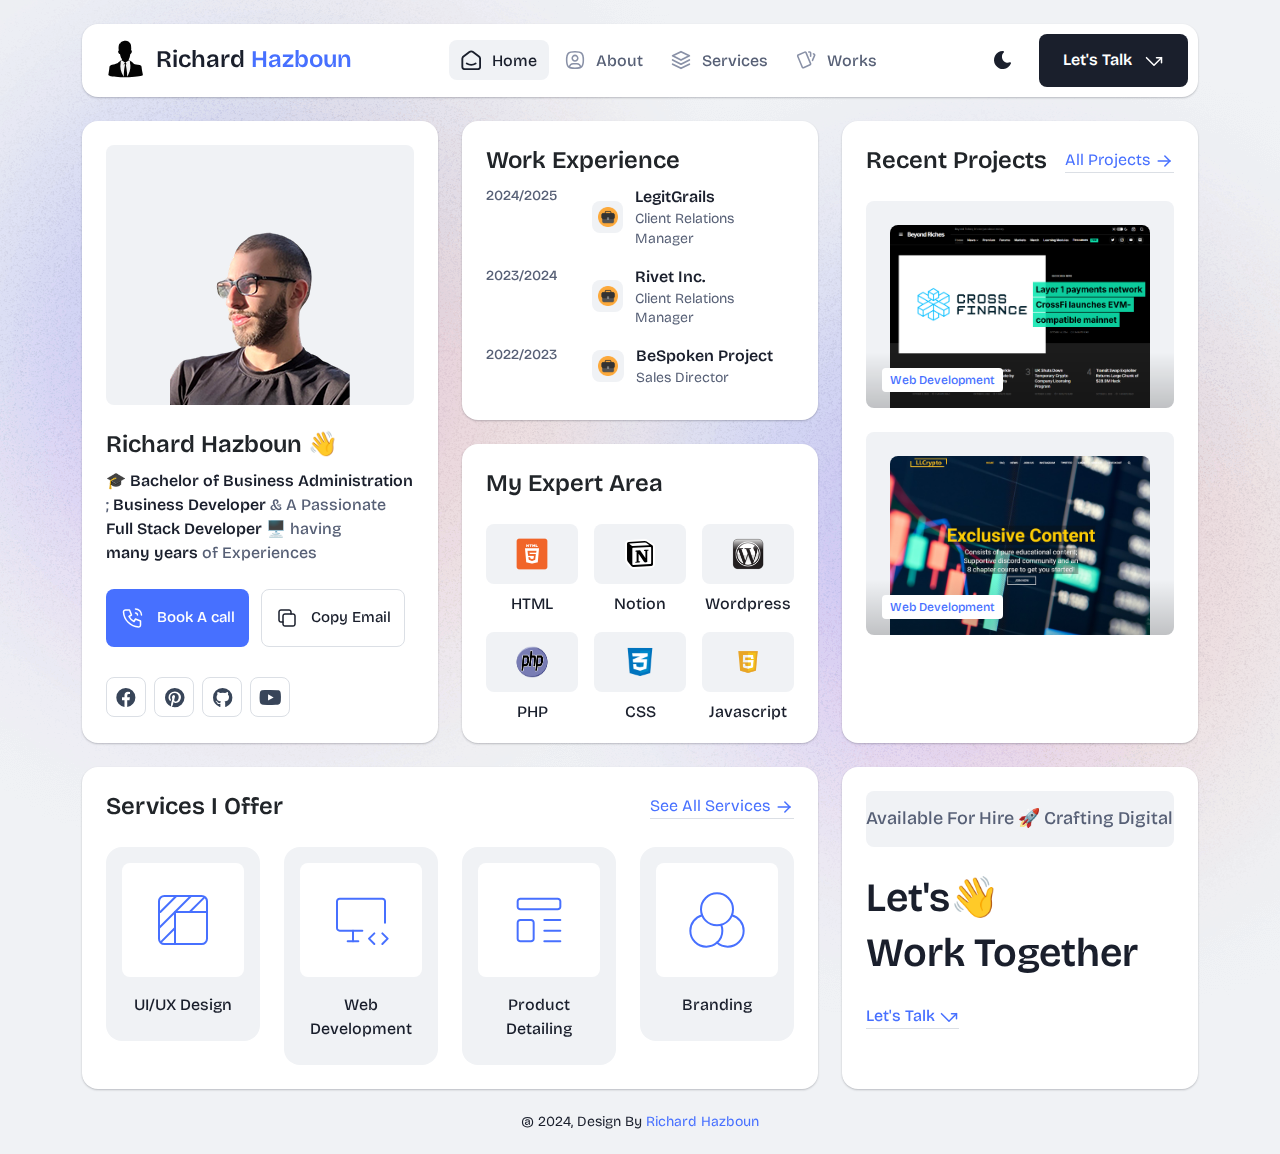
<file: index.html>
<!DOCTYPE html>
<html lang="en">

<head>
  <meta charset="UTF-8">
  <meta http-equiv="X-UA-Compatible" content="IE=edge">
  <title>Richard Hazboun - Portfolio</title>
  <meta name="description" content="Richard Hazboun - Portfolio">
  <meta name="viewport" content="width=device-width, initial-scale=1">

  <link rel="shortcut icon" type="image/x-icon" href="assets/img/favicon.svg">
  <!-- Place favicon.ico in the root directory -->

  <!-- CSS here -->
  <link rel="stylesheet" href="assets/css/bootstrap.min.css">
  <link rel="stylesheet" href="assets/fontawsome/css/all.min.css">
  <link rel="stylesheet" href="assets/fontawsome/css/fontawesome.min.css">
  <link rel="stylesheet" href="assets/css/slick.css">
  <link rel="stylesheet" href="assets/css/magnific-popup.css">
  <link rel="stylesheet" href="assets/css/style.css">
  <link rel="stylesheet" href="assets/css/responsive.css">
</head>

<body>

  <div id="page-content">
    <!-- header part start -->
    <header class="header-area">
      <nav class="navbar">
        <div class="container">
          <div class="menu-container">
            <div class="logo">
              <a class="navbar-brand me-0" href="index.html">
                <img src="assets/img/favicon.svg" width="38" height="38" class="logo-icon" alt="Logo"/>
                <span>Richard <span class="primary">Hazboun</span></span>
              </a>
            </div>
            <div class="navbar-main d-flex flex-grow-1">
              <div class="logo inner-logo d-block d-xl-none">
                <a class="navbar-brand me-0" href="index.html">
                  <svg width="24" height="24" viewBox="0 0 24 24" fill="none" xmlns="http://www.w3.org/2000/svg">
                    <path
                      d="M0 1.5C0 1.10218 0.158035 0.720644 0.43934 0.43934C0.720644 0.158035 1.10218 0 1.5 0L9 0C9.39782 0 9.77936 0.158035 10.0607 0.43934C10.342 0.720644 10.5 1.10218 10.5 1.5V22.5C10.5 22.8978 10.342 23.2794 10.0607 23.5607C9.77936 23.842 9.39782 24 9 24H1.5C1.10218 24 0.720644 23.842 0.43934 23.5607C0.158035 23.2794 0 22.8978 0 22.5V1.5ZM13.5 1.5C13.5 1.10218 13.658 0.720644 13.9393 0.43934C14.2206 0.158035 14.6022 0 15 0L22.5 0C22.8978 0 23.2794 0.158035 23.5607 0.43934C23.842 0.720644 24 1.10218 24 1.5V9C24 9.39782 23.842 9.77936 23.5607 10.0607C23.2794 10.342 22.8978 10.5 22.5 10.5H15C14.6022 10.5 14.2206 10.342 13.9393 10.0607C13.658 9.77936 13.5 9.39782 13.5 9V1.5ZM13.5 15C13.5 14.6022 13.658 14.2206 13.9393 13.9393C14.2206 13.658 14.6022 13.5 15 13.5H22.5C22.8978 13.5 23.2794 13.658 23.5607 13.9393C23.842 14.2206 24 14.6022 24 15V22.5C24 22.8978 23.842 23.2794 23.5607 23.5607C23.2794 23.842 22.8978 24 22.5 24H15C14.6022 24 14.2206 23.842 13.9393 23.5607C13.658 23.2794 13.5 22.8978 13.5 22.5V15Z"
                      class="logo-icon" />
                  </svg>
                  <span>Richard<span class="primary">Hazboun</span></span>
                </a>
              </div>
              <ul class="navbar-info mx-auto">
                <li class="nav-item">
                  <a class="nav-link active" aria-current="page" href="index.html">
                    <svg class="nav-icon" viewBox="0 0 15 15" fill="none" xmlns="http://www.w3.org/2000/svg">
                      <path
                        d="M13.475 4.92481L9.03083 1.46814C8.64082 1.16473 8.1608 1 7.66667 1C7.17254 1 6.69251 1.16473 6.3025 1.46814L1.8575 4.92481C1.59037 5.13254 1.37424 5.39858 1.22563 5.7026C1.07701 6.00662 0.99984 6.34058 1 6.67897V12.679C1 13.121 1.17559 13.5449 1.48816 13.8575C1.80072 14.17 2.22464 14.3456 2.66667 14.3456H12.6667C13.1087 14.3456 13.5326 14.17 13.8452 13.8575C14.1577 13.5449 14.3333 13.121 14.3333 12.679V6.67897C14.3333 5.99314 14.0167 5.34564 13.475 4.92481Z"
                        stroke-width="1.4" stroke-linecap="round" stroke-linejoin="round" />
                      <path d="M10.9753 10.1665C9.13359 11.2773 6.14859 11.2773 4.30859 10.1665" stroke-width="1.4"
                        stroke-linecap="round" stroke-linejoin="round" />
                    </svg>
                    <span>Home</span>
                  </a>
                </li>
                <li class="nav-item">
                  <a class="nav-link" href="about.html">
                    <svg class="nav-icon" viewBox="0 0 18 18" fill="none" xmlns="http://www.w3.org/2000/svg">
                      <path
                        d="M9 9.8335C9.66304 9.8335 10.2989 9.5701 10.7678 9.10126C11.2366 8.63242 11.5 7.99654 11.5 7.3335C11.5 6.67045 11.2366 6.03457 10.7678 5.56573C10.2989 5.09689 9.66304 4.8335 9 4.8335C8.33696 4.8335 7.70107 5.09689 7.23223 5.56573C6.76339 6.03457 6.5 6.67045 6.5 7.3335C6.5 7.99654 6.76339 8.63242 7.23223 9.10126C7.70107 9.5701 8.33696 9.8335 9 9.8335Z"
                        stroke-width="1.4" stroke-linecap="round" stroke-linejoin="round" />
                      <path
                        d="M9 1.5C15 1.5 16.5 3 16.5 9C16.5 15 15 16.5 9 16.5C3 16.5 1.5 15 1.5 9C1.5 3 3 1.5 9 1.5Z"
                        stroke-width="1.4" stroke-linecap="round" stroke-linejoin="round" />
                      <path
                        d="M4 15.7085V15.6668C4 14.7828 4.35119 13.9349 4.97631 13.3098C5.60143 12.6847 6.44928 12.3335 7.33333 12.3335H10.6667C11.5507 12.3335 12.3986 12.6847 13.0237 13.3098C13.6488 13.9349 14 14.7828 14 15.6668V15.7085"
                        stroke-width="1.4" stroke-linecap="round" stroke-linejoin="round" />
                    </svg>
                    About
                  </a>
                </li>
                <li class="nav-item">
                  <a class="nav-link" href="services.html">
                    <svg class="nav-icon" viewBox="0 0 16 16" fill="none" xmlns="http://www.w3.org/2000/svg">
                      <path d="M7.99967 1.3335L1.33301 4.66683L7.99967 8.00016L14.6663 4.66683L7.99967 1.3335Z"
                        stroke-width="1.4" stroke-linecap="round" stroke-linejoin="round" />
                      <path d="M1.33301 8L7.99967 11.3333L14.6663 8" stroke-width="1.4" stroke-linecap="round"
                        stroke-linejoin="round" />
                      <path d="M1.33301 11.3335L7.99967 14.6668L14.6663 11.3335" stroke-width="1.4"
                        stroke-linecap="round" stroke-linejoin="round" />
                    </svg>
                    Services
                  </a>
                </li>
                <li class="nav-item">
                  <a class="nav-link" href="portfolio.html">
                    <svg class="nav-icon" viewBox="0 0 18 17" fill="none" xmlns="http://www.w3.org/2000/svg">
                      <path
                        d="M2.00326 3.99733L7.95159 1.40649C8.04974 1.36442 8.15533 1.34243 8.26212 1.34181C8.3689 1.34119 8.47473 1.36196 8.57337 1.40289C8.67201 1.44382 8.76145 1.50408 8.83642 1.58013C8.9114 1.65617 8.97039 1.74646 9.00992 1.84566L13.1133 11.764C13.1985 11.9651 13.2014 12.1917 13.1213 12.3949C13.0412 12.5982 12.8845 12.7618 12.6849 12.8507L6.73742 15.4415C6.63922 15.4837 6.53356 15.5058 6.42668 15.5065C6.3198 15.5072 6.21387 15.4864 6.11514 15.4455C6.0164 15.4046 5.92688 15.3442 5.85184 15.2681C5.7768 15.192 5.71778 15.1016 5.67826 15.0023L1.57492 5.08316C1.48963 4.88204 1.48673 4.65546 1.56684 4.45222C1.64696 4.24898 1.80367 4.08616 2.00326 3.99733Z"
                        stroke-width="1.4" stroke-linecap="round" stroke-linejoin="round" />
                      <path
                        d="M11.5 1.3335H12.3333C12.5543 1.3335 12.7663 1.42129 12.9226 1.57757C13.0789 1.73385 13.1667 1.94582 13.1667 2.16683V5.0835"
                        stroke-width="1.4" stroke-linecap="round" stroke-linejoin="round" />
                      <path
                        d="M15.6663 3C15.8863 3.09333 16.0997 3.18083 16.3063 3.2625C16.5098 3.34882 16.6706 3.51241 16.7534 3.71729C16.8362 3.92217 16.8343 4.15155 16.748 4.355L14.833 8.83334"
                        stroke-width="1.4" stroke-linecap="round" stroke-linejoin="round" />
                    </svg>
                    Works
                  </a>
                </li>
              </ul>
              <div class="header-right-info d-flex align-items-center">
                <button class="theme-control-btn">
                  <span class="dark">
                    <svg width="24" height="24" viewBox="0 0 24 24" fill="none" xmlns="http://www.w3.org/2000/svg">
                      <path
                        d="M11.8005 3C10.207 3.0003 8.64356 3.44286 7.27683 4.28049C5.91011 5.11811 4.79139 6.31937 4.04002 7.75612C3.28865 9.19288 2.93281 10.8112 3.01046 12.4386C3.08811 14.0659 3.59633 15.6411 4.48091 16.9963C5.3655 18.3514 6.59326 19.4356 8.03324 20.1333C9.47322 20.8309 11.0714 21.1157 12.6573 20.9574C14.2432 20.7991 15.7573 20.2036 17.0381 19.2344C18.319 18.2652 19.3185 16.9587 19.9301 15.4542C20.2302 14.7162 19.5111 13.9746 18.7875 14.2752C17.5475 14.7888 16.1706 14.8418 14.8963 14.425C13.622 14.0082 12.5308 13.1479 11.8126 11.9937C11.0943 10.8396 10.7943 9.4645 10.9648 8.10764C11.1353 6.75077 11.7655 5.49792 12.7458 4.5669L12.8136 4.4949C13.2986 3.9279 12.913 3.0072 12.1464 3.0072H11.9122L11.8524 3.0018L11.7996 3H11.8005Z"
                        fill="#1A1F2C" />
                    </svg>
                    <small class="theme-text d-block d-xl-none">Change appearance</small>
                  </span>
                  <span class="light">
                    <svg width="24" height="24" viewBox="0 0 24 24" fill="none" xmlns="http://www.w3.org/2000/svg">
                      <path
                        d="M12 19C12.2449 19 12.4813 19.09 12.6644 19.2527C12.8474 19.4155 12.9643 19.6397 12.993 19.883L13 20V21C12.9997 21.2549 12.9021 21.5 12.7272 21.6854C12.5522 21.8707 12.313 21.9822 12.0586 21.9972C11.8042 22.0121 11.5536 21.9293 11.3582 21.7657C11.1627 21.6021 11.0371 21.3701 11.007 21.117L11 21V20C11 19.7348 11.1054 19.4804 11.2929 19.2929C11.4804 19.1054 11.7348 19 12 19Z"
                        fill="#FD7E41" />
                      <path
                        d="M18.3127 16.9099L18.4067 16.9929L19.1067 17.6929C19.2861 17.8729 19.3902 18.1144 19.398 18.3683C19.4057 18.6223 19.3165 18.8697 19.1485 19.0602C18.9804 19.2508 18.7462 19.3702 18.4933 19.3943C18.2403 19.4184 17.9877 19.3454 17.7867 19.1899L17.6927 19.1069L16.9927 18.4069C16.8202 18.2347 16.7165 18.0053 16.7012 17.7619C16.6859 17.5186 16.76 17.278 16.9097 17.0855C17.0593 16.893 17.2741 16.7618 17.5137 16.7166C17.7533 16.6713 18.0012 16.7152 18.2107 16.8399L18.3127 16.9099Z"
                        fill="#FD7E41" />
                      <path
                        d="M7.00747 16.993C7.17965 17.1652 7.28308 17.3943 7.29836 17.6373C7.31364 17.8803 7.23972 18.1206 7.09047 18.313L7.00747 18.407L6.30747 19.107C6.12751 19.2863 5.88604 19.3905 5.63209 19.3982C5.37814 19.406 5.13076 19.3168 4.94019 19.1487C4.74963 18.9807 4.63017 18.7464 4.60607 18.4935C4.58198 18.2406 4.65506 17.988 4.81047 17.787L4.89347 17.693L5.59347 16.993C5.781 16.8055 6.03531 16.7002 6.30047 16.7002C6.56563 16.7002 6.81994 16.8055 7.00747 16.993Z"
                        fill="#FD7E41" />
                      <path
                        d="M3.99987 11C4.25475 11.0003 4.4999 11.0979 4.68524 11.2728C4.87057 11.4478 4.9821 11.687 4.99704 11.9414C5.01198 12.1958 4.92919 12.4464 4.7656 12.6418C4.60201 12.8373 4.36996 12.9629 4.11687 12.993L3.99987 13H2.99987C2.74499 12.9997 2.49984 12.9021 2.3145 12.7272C2.12916 12.5522 2.01763 12.313 2.0027 12.0586C1.98776 11.8042 2.07054 11.5536 2.23413 11.3582C2.39772 11.1627 2.62977 11.0371 2.88287 11.007L2.99987 11H3.99987Z"
                        fill="#FD7E41" />
                      <path
                        d="M20.9999 11C21.2547 11.0003 21.4999 11.0979 21.6852 11.2728C21.8706 11.4478 21.9821 11.687 21.997 11.9414C22.012 12.1958 21.9292 12.4464 21.7656 12.6418C21.602 12.8373 21.37 12.9629 21.1169 12.993L20.9999 13H19.9999C19.745 12.9997 19.4998 12.9021 19.3145 12.7272C19.1292 12.5522 19.0176 12.313 19.0027 12.0586C18.9878 11.8042 19.0705 11.5536 19.2341 11.3582C19.3977 11.1627 19.6298 11.0371 19.8829 11.007L19.9999 11H20.9999Z"
                        fill="#FD7E41" />
                      <path
                        d="M6.21264 4.80985L6.30664 4.89285L7.00664 5.59285C7.18599 5.77281 7.29011 6.01429 7.29787 6.26824C7.30562 6.52219 7.21642 6.76957 7.04839 6.96013C6.88036 7.1507 6.64609 7.27016 6.39316 7.29425C6.14024 7.31834 5.88763 7.24526 5.68664 7.08985L5.59264 7.00685L4.89264 6.30685C4.72073 6.13453 4.61757 5.90543 4.6025 5.66248C4.58744 5.41954 4.6615 5.17945 4.8108 4.98721C4.9601 4.79497 5.1744 4.66378 5.41351 4.61824C5.65262 4.57271 5.90013 4.61594 6.10964 4.73985L6.21264 4.80985Z"
                        fill="#FD7E41" />
                      <path
                        d="M19.1071 4.89288C19.2793 5.06508 19.3827 5.29418 19.398 5.5372C19.4132 5.78023 19.3393 6.02048 19.1901 6.21288L19.1071 6.30688L18.4071 7.00688C18.2271 7.18623 17.9856 7.29036 17.7317 7.29811C17.4777 7.30587 17.2304 7.21667 17.0398 7.04864C16.8492 6.8806 16.7298 6.64633 16.7057 6.39341C16.6816 6.14049 16.7547 5.88788 16.9101 5.68688L16.9931 5.59288L17.6931 4.89288C17.8806 4.70541 18.1349 4.6001 18.4001 4.6001C18.6652 4.6001 18.9196 4.70541 19.1071 4.89288Z"
                        fill="#FD7E41" />
                      <path
                        d="M12 2C12.2449 2.00003 12.4813 2.08996 12.6644 2.25272C12.8474 2.41547 12.9643 2.63975 12.993 2.883L13 3V4C12.9997 4.25488 12.9021 4.50003 12.7272 4.68537C12.5522 4.8707 12.313 4.98223 12.0586 4.99717C11.8042 5.01211 11.5536 4.92933 11.3582 4.76573C11.1627 4.60214 11.0371 4.3701 11.007 4.117L11 4V3C11 2.73478 11.1054 2.48043 11.2929 2.29289C11.4804 2.10536 11.7348 2 12 2Z"
                        fill="#FD7E41" />
                      <path
                        d="M12 7C12.9797 6.99994 13.9378 7.28769 14.7553 7.8275C15.5729 8.36731 16.2138 9.1354 16.5986 10.0364C16.9833 10.9373 17.0949 11.9315 16.9195 12.8953C16.7441 13.8592 16.2893 14.7502 15.6118 15.4579C14.9343 16.1655 14.0638 16.6585 13.1085 16.8756C12.1532 17.0928 11.1552 17.0245 10.2383 16.6793C9.3215 16.334 8.52629 15.7271 7.95146 14.9338C7.37663 14.1405 7.04752 13.1958 7.005 12.217L7 12L7.005 11.783C7.06092 10.4958 7.61161 9.27978 8.54222 8.38866C9.47284 7.49754 10.7115 7.00007 12 7Z"
                        fill="#FD7E41" />
                    </svg>
                    <small class="theme-text d-block d-xl-none">Change appearance</small>
                  </span>
                </button>
                <a href="contact.html" class="lets-talk-btn">
                  Let's Talk
                  <svg class="icon" width="20" height="20" viewBox="0 0 20 20" fill="none"
                    xmlns="http://www.w3.org/2000/svg">
                    <path d="M17.5 11.6665V6.6665H12.5" stroke="white" stroke-width="1.5" stroke-linecap="round"
                      stroke-linejoin="round" />
                    <path d="M17.5 6.6665L10 14.1665L2.5 6.6665" stroke="white" stroke-width="1.5"
                      stroke-linecap="round" stroke-linejoin="round" />
                  </svg>
                </a>
              </div>
            </div>
            <div class="mobile-menu-overlay d-block d-lg-none"></div>
            <div class="mobile-menu-control-bar d-block d-xl-none">
              <button class="mobile-menu-control-bar">
                <i class="fas fa-bars"></i>
              </button>
            </div>
          </div>
        </div>
      </nav>
    </header>
    <!-- header part end -->

    <!-- main area part start -->
    <main>
      <section class="home-area">
        <div class="container">
          <div class="row g-4">
            <div class="col-xl-4">
              <div class="card profile-card">
                <div class="card-body">
                  <div class="image text-center">
                    <img src="assets/img/images/profile.png" alt="profile">
                  </div>
                  <div class="text">
                    <h3 class="card-title">Richard Hazboun 👋</h3>
                    <p>🎓 <span>Bachelor of Business Administration</span>; <span>Business Developer</span> & 
                    A Passionate <span>Full Stack Developer</span> 🖥️ having
                      <span>
                        many years</span> of Experiences</p>
                    <div class="common-button-groups">
                      <a class="btn btn-call" href="contact.html">
                        <svg class="icon" width="25" height="24" viewBox="0 0 25 24" fill="none"
                          xmlns="http://www.w3.org/2000/svg">
                          <path
                            d="M5.5 4H9.5L11.5 9L9 10.5C10.071 12.6715 11.8285 14.429 14 15.5L15.5 13L20.5 15V19C20.5 19.5304 20.2893 20.0391 19.9142 20.4142C19.5391 20.7893 19.0304 21 18.5 21C14.5993 20.763 10.9202 19.1065 8.15683 16.3432C5.3935 13.5798 3.73705 9.90074 3.5 6C3.5 5.46957 3.71071 4.96086 4.08579 4.58579C4.46086 4.21071 4.96957 4 5.5 4Z"
                            stroke="white" stroke-width="1.5" stroke-linecap="round" stroke-linejoin="round" />
                          <path
                            d="M15.5 7C16.0304 7 16.5391 7.21071 16.9142 7.58579C17.2893 7.96086 17.5 8.46957 17.5 9"
                            stroke="white" stroke-width="1.5" stroke-linecap="round" stroke-linejoin="round" />
                          <path d="M15.5 3C17.0913 3 18.6174 3.63214 19.7426 4.75736C20.8679 5.88258 21.5 7.4087 21.5 9"
                            stroke="white" stroke-width="1.5" stroke-linecap="round" stroke-linejoin="round" />
                        </svg>
                        Book A call
                      </a>
                      <button class="btn btn-copy" data-clipboard-text="richardwhazb@gmail.com">
                        <svg class="icon" width="24" height="24" viewBox="0 0 24 24" fill="none"
                          xmlns="http://www.w3.org/2000/svg">
                          <path
                            d="M8 10C8 9.46957 8.21071 8.96086 8.58579 8.58579C8.96086 8.21071 9.46957 8 10 8H18C18.5304 8 19.0391 8.21071 19.4142 8.58579C19.7893 8.96086 20 9.46957 20 10V18C20 18.5304 19.7893 19.0391 19.4142 19.4142C19.0391 19.7893 18.5304 20 18 20H10C9.46957 20 8.96086 19.7893 8.58579 19.4142C8.21071 19.0391 8 18.5304 8 18V10Z"
                            stroke-width="1.5" stroke-linecap="round" stroke-linejoin="round" />
                          <path
                            d="M16 8V6C16 5.46957 15.7893 4.96086 15.4142 4.58579C15.0391 4.21071 14.5304 4 14 4H6C5.46957 4 4.96086 4.21071 4.58579 4.58579C4.21071 4.96086 4 5.46957 4 6V14C4 14.5304 4.21071 15.0391 4.58579 15.4142C4.96086 15.7893 5.46957 16 6 16H8"
                            stroke-width="1.5" stroke-linecap="round" stroke-linejoin="round" />
                        </svg>
                        Copy Email
                      </button>
                    </div>
                    <div class="social-media-icon">
                      <ul class="list-unstyled">
                        <li><a href="#"><i class="fab fa-facebook"></i></a></li>
                        <li><a href="#"><i class="fab fa-pinterest"></i></a></li>
                        <li><a href="#"><i class="fab fa-github"></i></a></li>
                        <li><a href="#"><i class="fab fa-youtube"></i></a></li>
                      </ul>
                    </div>
                  </div>
                </div>
              </div>
            </div>
            <div class="col-xl-4">
              <div class="row g-4">
                <div class="col-lg-12">
                  <div class="card">
                    <div class="card-body work-experiance-card">
                      <h3 class="card-title">Work Experience</h3>
                      <div class="work-experiance-main">
                        <ul class="work-experiance-slider list-unstyled">
                          <li>
                            <div class="date">
                              <p>2024/2025</p>
                            </div>
                            <div class="info">
                              <div class="icon">
                                <img src="assets/img/icons/job.png" alt="job">
                              </div>
                              <div class="text">
                                <h4 class="title">LegitGrails</h4>
                                <h6 class="subtitle">Client Relations Manager</h6>
                              </div>
                            </div>
                          </li>
                          <li>
                            <div class="date">
                              <p>2023/2024</p>
                            </div>
                            <div class="info">
                              <div class="icon">
                                <img src="assets/img/icons/job.png" alt="job">
                              </div>
                              <div class="text">
                                <h4 class="title">Rivet Inc.</h4>
                                <h6 class="subtitle">Client Relations Manager</h6>
                              </div>
                            </div>
                          </li>
                          <li>
                            <div class="date">
                              <p>2022/2023</p>
                            </div>
                            <div class="info">
                              <div class="icon">
                                <img src="assets/img/icons/job.png" alt="job">
                              </div>
                              <div class="text">
                                <h4 class="title">BeSpoken Project
                                </h4>
                                <h6 class="subtitle">Sales Director
                                </h6>
                              </div>
                            </div>
                          </li>
                          <li>
                            <div class="date">
                              <p>2021/2022</p>
                            </div>
                            <div class="info">
                              <div class="icon">
                                <img src="assets/img/icons/job.png" alt="job">
                              </div>
                              <div class="text">
                                <h4 class="title">Phoenix Brothers
                                </h4>
                                <h6 class="subtitle">Retention Specialist
                                </h6>
                              </div>
                            </div>
                          </li>
                          <li>
                            <div class="date">
                              <p>2021/2022</p>
                            </div>
                            <div class="info">
                              <div class="icon">
                                <img src="assets/img/icons/job.png" alt="job">
                              </div>
                              <div class="text">
                                <h4 class="title">FPC Markets
                                </h4>
                                <h6 class="subtitle">Conversion Agent
                                </h6>
                              </div>
                            </div>
                          </li>
                          <li>
                            <div class="date">
                              <p>2019/2021</p>
                            </div>
                            <div class="info">
                              <div class="icon">
                                <img src="assets/img/icons/job.png" alt="job">
                              </div>
                              <div class="text">
                                <h4 class="title">Next Sales LLC</h4>
                                <h6 class="subtitle">Sales Agent Representative</h6>
                              </div>
                            </div>
                          </li>
                          <li>
                            <div class="date">
                              <p>2024/2025</p>
                            </div>
                            <div class="info">
                              <div class="icon">
                                <img src="assets/img/icons/job.png" alt="job">
                              </div>
                              <div class="text">
                                <h4 class="title">LegitGrails</h4>
                                <h6 class="subtitle">Client Relations Manager</h6>
                              </div>
                            </div>
                          </li>
                          <li>
                            <div class="date">
                              <p>2023/2024</p>
                            </div>
                            <div class="info">
                              <div class="icon">
                                <img src="assets/img/icons/job.png" alt="job">
                              </div>
                              <div class="text">
                                <h4 class="title">Rivet Inc.</h4>
                                <h6 class="subtitle">Client Relations Manager</h6>
                              </div>
                            </div>
                          </li>
                          <li>
                            <div class="date">
                              <p>2022/2023</p>
                            </div>
                            <div class="info">
                              <div class="icon">
                                <img src="assets/img/icons/job.png" alt="job">
                              </div>
                              <div class="text">
                                <h4 class="title">BeSpoken Project
                                </h4>
                                <h6 class="subtitle">Sales Director
                                </h6>
                              </div>
                            </div>
                          </li>
                          <li>
                            <div class="date">
                              <p>2021/2022</p>
                            </div>
                            <div class="info">
                              <div class="icon">
                                <img src="assets/img/icons/job.png" alt="job">
                              </div>
                              <div class="text">
                                <h4 class="title">Phoenix Brothers
                                </h4>
                                <h6 class="subtitle">Retention Specialist
                                </h6>
                              </div>
                            </div>
                          </li>
                          <li>
                            <div class="date">
                              <p>2021/2022</p>
                            </div>
                            <div class="info">
                              <div class="icon">
                                <img src="assets/img/icons/job.png" alt="job">
                              </div>
                              <div class="text">
                                <h4 class="title">FPC Markets
                                </h4>
                                <h6 class="subtitle">Conversion Agent
                                </h6>
                              </div>
                            </div>
                          </li>
                          <li>
                            <div class="date">
                              <p>2019/2021</p>
                            </div>
                            <div class="info">
                              <div class="icon">
                                <img src="assets/img/icons/job.png" alt="job">
                              </div>
                              <div class="text">
                                <h4 class="title">Next Sales LLC</h4>
                                <h6 class="subtitle">Sales Agent Representative</h6>
                              </div>
                            </div>
                          </li>
                        </ul>
                      </div>
                    </div>
                  </div>
                </div>
                <div class="col-lg-12">
                  <div class="card expertise-card">
                    <div class="card-body">
                      <h3 class="card-title">My Expert Area
                      </h3>
                      <div class="expertise-main mt-24">
                        <div class="row g-3">
                          <div class="col-xl-4 col-md-4 col-sm-6 col-6">
                            <div class="expertise-item">
                              <div class="image text-center">
                                <img src="assets/img/icons/html.png" alt="html">
                              </div>
                              <div class="text">
                                <h4 class="title">HTML</h4>
                              </div>
                            </div>
                          </div>
                          <div class="col-xl-4 col-md-4 col-sm-6 col-6">
                            <div class="expertise-item">
                              <div class="image text-center">
                                <img src="assets/img/icons/notion.svg" alt="notion">
                              </div>
                              <div class="text">
                                <h4 class="title">Notion</h4>
                              </div>
                            </div>
                          </div>
                          <div class="col-xl-4 col-md-4 col-sm-6 col-6">
                            <div class="expertise-item">
                              <div class="image text-center">
                                <img src="assets/img/icons/wordpress.jpg" alt="wordpress">
                              </div>
                              <div class="text">
                                <h4 class="title">Wordpress</h4>
                              </div>
                            </div>
                          </div>
                          <div class="col-xl-4 col-md-4 col-sm-6 col-6">
                            <div class="expertise-item">
                              <div class="image text-center">
                                <img src="assets/img/icons/php.png" alt="php">
                              </div>
                              <div class="text">
                                <h4 class="title">PHP</h4>
                              </div>
                            </div>
                          </div>
                          <div class="col-xl-4 col-md-4 col-sm-6 col-6">
                            <div class="expertise-item">
                              <div class="image text-center">
                                <img src="assets/img/icons/css.png" alt="css">
                              </div>
                              <div class="text">
                                <h4 class="title">CSS</h4>
                              </div>
                            </div>
                          </div>
                          <div class="col-xl-4 col-md-4 col-sm-6 col-6">
                            <div class="expertise-item">
                              <div class="image text-center">
                                <img src="assets/img/icons/js.png" alt="javacsript">
                              </div>
                              <div class="text">
                                <h4 class="title">Javascript</h4>
                              </div>
                            </div>
                          </div>
                        </div>
                      </div>
                    </div>
                  </div>
                </div>
              </div>
            </div>
            <div class="col-xl-4">
              <div class="card card-projects">
                <div class="card-body">

                  <h3 class="card-title">Recent Projects <a class="link-btn" href="portfolio.html">All Projects
                      <svg class="icon" width="20" height="20" viewBox="0 0 20 20" fill="none"
                        xmlns="http://www.w3.org/2000/svg">
                        <path d="M4.16699 10H15.8337" stroke="#4770FF" stroke-width="1.5" stroke-linecap="round"
                          stroke-linejoin="round" />
                        <path d="M10.833 15L15.833 10" stroke="#4770FF" stroke-width="1.5" stroke-linecap="round"
                          stroke-linejoin="round" />
                        <path d="M10.833 5L15.833 10" stroke="#4770FF" stroke-width="1.5" stroke-linecap="round"
                          stroke-linejoin="round" />
                      </svg>

                    </a></h3>
                  <div class="projects-main mt-24">
                    <div class="row g-4 parent-container">
                      <div class="col-lg-12">
                        <div class="project-item">
                          <div class="image">
                            <img src="assets/img/projects/project-1.png" alt="project-1" class="img-fluid w-100">
                            <a href="assets/img/projects/project-1.png"
                              class="gallery-popup full-image-preview parent-container">
                              <svg class="icon" xmlns="http://www.w3.org/2000/svg" viewBox="0 0 20 20" fill="none"
                                stroke="currentColor" stroke-linecap="round" stroke-linejoin="round" stroke-width="1.5">
                                <path d="M10 4.167v11.666M4.167 10h11.666"></path>
                              </svg>
                            </a>
                            <div class="info">
                              <span class="category">Web Development</span>
                            </div>
                          </div>
                        </div>
                      </div>
                      <div class="col-lg-12">
                        <div class="project-item">
                          <div class="image">
                            <img src="assets/img/projects/project-2.png" alt="project-2" class="img-fluid w-100">
                            <a href="assets/img/projects/project-2.png"
                              class="gallery-popup full-image-preview parent-container">
                              <svg class="icon" xmlns="http://www.w3.org/2000/svg" viewBox="0 0 20 20" fill="none"
                                stroke="currentColor" stroke-linecap="round" stroke-linejoin="round" stroke-width="1.5">
                                <path d="M10 4.167v11.666M4.167 10h11.666"></path>
                              </svg>
                            </a>
                            <div class="info">
                              <span class="category">Web Development</span>
                            </div>
                          </div>
                        </div>
                      </div>
                    </div>
                  </div>
                </div>
              </div>
            </div>
          </div>
          <div class="services-area mt-24">
            <div class="row g-4">
              <div class="col-xl-8">
                <div class="card services-card">
                  <div class="card-body">
                    <h3 class="card-title">Services I Offer
                      <a class="link-btn" href="services.html"> See All Services
                        <svg class="icon" width="20" height="20" viewBox="0 0 20 20" fill="none"
                          xmlns="http://www.w3.org/2000/svg">
                          <path d="M4.16699 10H15.8337" stroke="#4770FF" stroke-width="1.5" stroke-linecap="round"
                            stroke-linejoin="round" />
                          <path d="M10.833 15L15.833 10" stroke="#4770FF" stroke-width="1.5" stroke-linecap="round"
                            stroke-linejoin="round" />
                          <path d="M10.833 5L15.833 10" stroke="#4770FF" stroke-width="1.5" stroke-linecap="round"
                            stroke-linejoin="round" />
                        </svg>

                      </a></h3>
                    <div class="services-main mt-24">
                      <div class="row g-4">
                        <div class="col-md-3 col-sm-6 col-6">
                          <div class="services-item text-center">
                            <div class="image">
                              <img src="assets/img/icons/ui-ux.svg" alt="ui-ux">
                            </div>
                            <div class="text">
                              <h3 class="title">UI/UX Design</h3>
                            </div>
                          </div>
                        </div>
                        <div class="col-md-3 col-sm-6 col-6">
                          <div class="services-item text-center">
                            <div class="image">
                              <img src="assets/img/icons/web-development.svg" alt="web-development">
                            </div>
                            <div class="text">
                              <h3 class="title">Web Development</h3>
                            </div>
                          </div>
                        </div>
                        <div class="col-md-3 col-sm-6 col-6">
                          <div class="services-item text-center">
                            <div class="image">
                              <img src="assets/img/icons/prd-design.svg" alt="prd-design">
                            </div>
                            <div class="text">
                              <h3 class="title">Product Detailing</h3>
                            </div>
                          </div>
                        </div>
                        <div class="col-md-3 col-sm-6 col-6">
                          <div class="services-item text-center">
                            <div class="image">
                              <img src="assets/img/icons/branding.svg" alt="branding">
                            </div>
                            <div class="text">
                              <h3 class="title">Branding</h3>
                            </div>
                          </div>
                        </div>
                      </div>
                    </div>
                  </div>
                </div>
              </div>
              <div class="col-xl-4">
                <div class="card lets-talk-together-card">
                  <div class="card-body">
                    <div class="scrolling-info">
                      <div class="slider-item">
                        <p>
                          Available For Hire 🚀 Crafting Digital Experiences 🎨 Available For Hire 🚀 Crafting Digital
                          Experiences 🎨
                        </p>
                      </div>
                    </div>
                    <h3 class="card-title">Let's👋
                      <span class="d-block">Work Together</span>
                    </h3>
                    <a class="link-btn" href="contact.html"> Let's Talk
                      <svg class="icon" width="20" height="20" viewBox="0 0 20 20" fill="none"
                        xmlns="http://www.w3.org/2000/svg">
                        <path d="M17.5 11.6665V6.6665H12.5" stroke-width="1.5" stroke-linecap="round"
                          stroke-linejoin="round" />
                        <path d="M17.5 6.6665L10 14.1665L2.5 6.6665" stroke-width="1.5" stroke-linecap="round"
                          stroke-linejoin="round" />
                      </svg>
                    </a>
                  </div>
                </div>
              </div>
            </div>
          </div>
        </div>
      </section>
      <!-- background shape area start -->
      <div class="background-shapes">
        <div class="shape-1 common-shape">
          <img src="assets/img/bg/banner-shape-1.png" alt="banner-shape-1">
        </div>
        <div class="shape-2 common-shape">
          <img src="assets/img/bg/banner-shape-1.png" alt="banner-shape-1">
        </div>
        <div class="threed-shape-1 move-with-cursor" data-value="1">
          <img src="assets/img/bg/object-3d-1.png" alt="object-3d-1">
        </div>
        <div class="threed-shape-2 move-with-cursor" data-value="1">
          <img src="assets/img/bg/object-3d-2.png" alt="object-3d-2">
        </div>
      </div>
      <!-- background shape area end -->
    </main>
    <!-- main area part end -->

    <!-- footer part start -->
    <footer class="footer-area">
      <div class="container">
        <div class="text text-center">
          <p>@ 2024, Design By <a href="#">Richard Hazboun</a></p>
        </div>
      </div>
    </footer>
    <!-- footer part end -->
  </div>

  <!-- JS here -->
  <script src="assets/js/vendor/jquery-3.6.0.min.js"></script>
  <script src="assets/js/bootstrap.bundle.min.js"></script>
  <script src="assets/js/jquery.magnific-popup.min.js"></script>
  <script src="assets/js/ajax-form.js"></script>
  <script src="assets/js/clipboard.min.js"></script>
  <script src="assets/js/slick.min.js"></script>
  <script src="assets/js/script.js"></script>
</body>

</html>
</file>
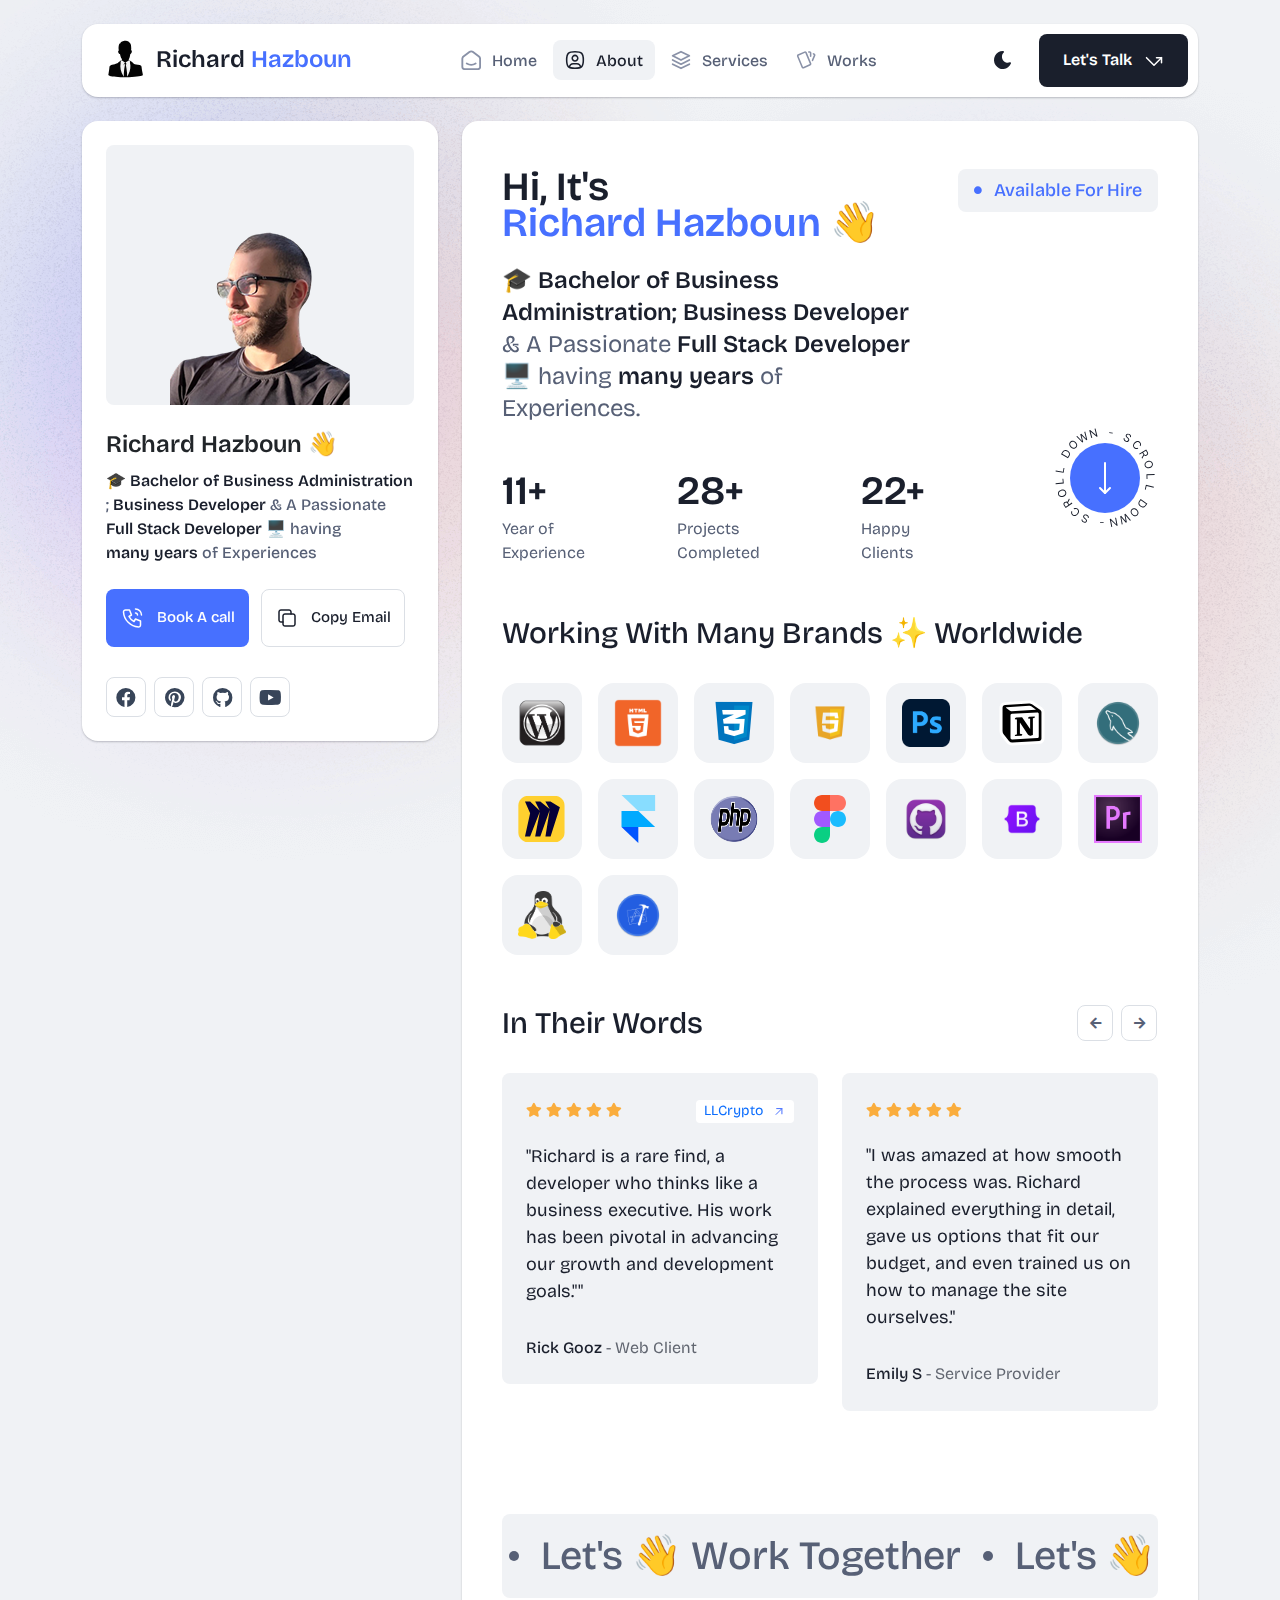
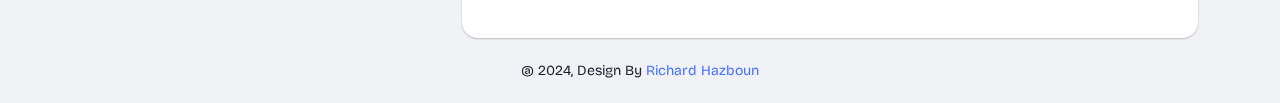
<file: about.html>
<!DOCTYPE html>
<html lang="en">

<head>
  <meta charset="UTF-8">
  <meta http-equiv="X-UA-Compatible" content="IE=edge">
  <title>Richard Hazboun - Portfolio</title>
  <meta name="description" content="Richard Hazboun - Portfolio">
  <meta name="viewport" content="width=device-width, initial-scale=1">

  <link rel="shortcut icon" type="image/x-icon" href="assets/img/favicon.svg">
  <!-- Place favicon.ico in the root directory -->

  <!-- CSS here -->
  <link rel="stylesheet" href="assets/css/bootstrap.min.css">
  <link rel="stylesheet" href="assets/fontawsome/css/all.min.css">
  <link rel="stylesheet" href="assets/fontawsome/css/fontawesome.min.css">
  <link rel="stylesheet" href="assets/css/slick.css">
  <link rel="stylesheet" href="assets/css/magnific-popup.css">
  <link rel="stylesheet" href="assets/css/style.css">
  <link rel="stylesheet" href="assets/css/responsive.css">
</head>

<body>
  <div id="page-content">
    <!-- header part start -->
    <header class="header-area">
      <nav class="navbar">
        <div class="container">
          <div class="menu-container">
            <div class="logo">
              <a class="navbar-brand me-0" href="index.html">
                <img src="assets/img/favicon.svg" width="38" height="38" class="logo-icon" alt="Logo"/>
                <span>Richard <span class="primary">Hazboun</span></span>
              </a>
            </div>
            <div class="navbar-main d-flex flex-grow-1">
              <div class="logo inner-logo d-block d-xl-none">
                <a class="navbar-brand me-0" href="index.html">
                  <svg width="24" height="24" viewBox="0 0 24 24" fill="none" xmlns="http://www.w3.org/2000/svg">
                    <path
                      d="M0 1.5C0 1.10218 0.158035 0.720644 0.43934 0.43934C0.720644 0.158035 1.10218 0 1.5 0L9 0C9.39782 0 9.77936 0.158035 10.0607 0.43934C10.342 0.720644 10.5 1.10218 10.5 1.5V22.5C10.5 22.8978 10.342 23.2794 10.0607 23.5607C9.77936 23.842 9.39782 24 9 24H1.5C1.10218 24 0.720644 23.842 0.43934 23.5607C0.158035 23.2794 0 22.8978 0 22.5V1.5ZM13.5 1.5C13.5 1.10218 13.658 0.720644 13.9393 0.43934C14.2206 0.158035 14.6022 0 15 0L22.5 0C22.8978 0 23.2794 0.158035 23.5607 0.43934C23.842 0.720644 24 1.10218 24 1.5V9C24 9.39782 23.842 9.77936 23.5607 10.0607C23.2794 10.342 22.8978 10.5 22.5 10.5H15C14.6022 10.5 14.2206 10.342 13.9393 10.0607C13.658 9.77936 13.5 9.39782 13.5 9V1.5ZM13.5 15C13.5 14.6022 13.658 14.2206 13.9393 13.9393C14.2206 13.658 14.6022 13.5 15 13.5H22.5C22.8978 13.5 23.2794 13.658 23.5607 13.9393C23.842 14.2206 24 14.6022 24 15V22.5C24 22.8978 23.842 23.2794 23.5607 23.5607C23.2794 23.842 22.8978 24 22.5 24H15C14.6022 24 14.2206 23.842 13.9393 23.5607C13.658 23.2794 13.5 22.8978 13.5 22.5V15Z"
                      class="logo-icon" />
                  </svg>
                  <span>Richard<span class="primary">Hazboun</span></span>
                </a>
              </div>
              <ul class="navbar-info mx-auto">
                <li class="nav-item">
                  <a class="nav-link" aria-current="page" href="index.html">
                    <svg class="nav-icon" viewBox="0 0 15 15" fill="none" xmlns="http://www.w3.org/2000/svg">
                      <path
                        d="M13.475 4.92481L9.03083 1.46814C8.64082 1.16473 8.1608 1 7.66667 1C7.17254 1 6.69251 1.16473 6.3025 1.46814L1.8575 4.92481C1.59037 5.13254 1.37424 5.39858 1.22563 5.7026C1.07701 6.00662 0.99984 6.34058 1 6.67897V12.679C1 13.121 1.17559 13.5449 1.48816 13.8575C1.80072 14.17 2.22464 14.3456 2.66667 14.3456H12.6667C13.1087 14.3456 13.5326 14.17 13.8452 13.8575C14.1577 13.5449 14.3333 13.121 14.3333 12.679V6.67897C14.3333 5.99314 14.0167 5.34564 13.475 4.92481Z"
                        stroke-width="1.4" stroke-linecap="round" stroke-linejoin="round" />
                      <path d="M10.9753 10.1665C9.13359 11.2773 6.14859 11.2773 4.30859 10.1665" stroke-width="1.4"
                        stroke-linecap="round" stroke-linejoin="round" />
                    </svg>

                    <span>Home</span>
                  </a>
                </li>
                <li class="nav-item">
                  <a class="nav-link active" href="about.html">
                    <svg class="nav-icon" viewBox="0 0 18 18" fill="none" xmlns="http://www.w3.org/2000/svg">
                      <path
                        d="M9 9.8335C9.66304 9.8335 10.2989 9.5701 10.7678 9.10126C11.2366 8.63242 11.5 7.99654 11.5 7.3335C11.5 6.67045 11.2366 6.03457 10.7678 5.56573C10.2989 5.09689 9.66304 4.8335 9 4.8335C8.33696 4.8335 7.70107 5.09689 7.23223 5.56573C6.76339 6.03457 6.5 6.67045 6.5 7.3335C6.5 7.99654 6.76339 8.63242 7.23223 9.10126C7.70107 9.5701 8.33696 9.8335 9 9.8335Z"
                        stroke-width="1.4" stroke-linecap="round" stroke-linejoin="round" />
                      <path
                        d="M9 1.5C15 1.5 16.5 3 16.5 9C16.5 15 15 16.5 9 16.5C3 16.5 1.5 15 1.5 9C1.5 3 3 1.5 9 1.5Z"
                        stroke-width="1.4" stroke-linecap="round" stroke-linejoin="round" />
                      <path
                        d="M4 15.7085V15.6668C4 14.7828 4.35119 13.9349 4.97631 13.3098C5.60143 12.6847 6.44928 12.3335 7.33333 12.3335H10.6667C11.5507 12.3335 12.3986 12.6847 13.0237 13.3098C13.6488 13.9349 14 14.7828 14 15.6668V15.7085"
                        stroke-width="1.4" stroke-linecap="round" stroke-linejoin="round" />
                    </svg>
                    About
                  </a>
                </li>
                <li class="nav-item">
                  <a class="nav-link" href="services.html">
                    <svg class="nav-icon" viewBox="0 0 16 16" fill="none" xmlns="http://www.w3.org/2000/svg">
                      <path d="M7.99967 1.3335L1.33301 4.66683L7.99967 8.00016L14.6663 4.66683L7.99967 1.3335Z"
                        stroke-width="1.4" stroke-linecap="round" stroke-linejoin="round" />
                      <path d="M1.33301 8L7.99967 11.3333L14.6663 8" stroke-width="1.4" stroke-linecap="round"
                        stroke-linejoin="round" />
                      <path d="M1.33301 11.3335L7.99967 14.6668L14.6663 11.3335" stroke-width="1.4"
                        stroke-linecap="round" stroke-linejoin="round" />
                    </svg>
                    Services
                  </a>
                </li>
                <li class="nav-item">
                  <a class="nav-link" href="portfolio.html">
                    <svg class="nav-icon" viewBox="0 0 18 17" fill="none" xmlns="http://www.w3.org/2000/svg">
                      <path
                        d="M2.00326 3.99733L7.95159 1.40649C8.04974 1.36442 8.15533 1.34243 8.26212 1.34181C8.3689 1.34119 8.47473 1.36196 8.57337 1.40289C8.67201 1.44382 8.76145 1.50408 8.83642 1.58013C8.9114 1.65617 8.97039 1.74646 9.00992 1.84566L13.1133 11.764C13.1985 11.9651 13.2014 12.1917 13.1213 12.3949C13.0412 12.5982 12.8845 12.7618 12.6849 12.8507L6.73742 15.4415C6.63922 15.4837 6.53356 15.5058 6.42668 15.5065C6.3198 15.5072 6.21387 15.4864 6.11514 15.4455C6.0164 15.4046 5.92688 15.3442 5.85184 15.2681C5.7768 15.192 5.71778 15.1016 5.67826 15.0023L1.57492 5.08316C1.48963 4.88204 1.48673 4.65546 1.56684 4.45222C1.64696 4.24898 1.80367 4.08616 2.00326 3.99733Z"
                        stroke-width="1.4" stroke-linecap="round" stroke-linejoin="round" />
                      <path
                        d="M11.5 1.3335H12.3333C12.5543 1.3335 12.7663 1.42129 12.9226 1.57757C13.0789 1.73385 13.1667 1.94582 13.1667 2.16683V5.0835"
                        stroke-width="1.4" stroke-linecap="round" stroke-linejoin="round" />
                      <path
                        d="M15.6663 3C15.8863 3.09333 16.0997 3.18083 16.3063 3.2625C16.5098 3.34882 16.6706 3.51241 16.7534 3.71729C16.8362 3.92217 16.8343 4.15155 16.748 4.355L14.833 8.83334"
                        stroke-width="1.4" stroke-linecap="round" stroke-linejoin="round" />
                    </svg>
                    Works
                  </a>
                </li>
              </ul>
              <div class="header-right-info d-flex align-items-center">
                <button class="theme-control-btn">
                  <span class="dark">
                    <svg width="24" height="24" viewBox="0 0 24 24" fill="none" xmlns="http://www.w3.org/2000/svg">
                      <path
                        d="M11.8005 3C10.207 3.0003 8.64356 3.44286 7.27683 4.28049C5.91011 5.11811 4.79139 6.31937 4.04002 7.75612C3.28865 9.19288 2.93281 10.8112 3.01046 12.4386C3.08811 14.0659 3.59633 15.6411 4.48091 16.9963C5.3655 18.3514 6.59326 19.4356 8.03324 20.1333C9.47322 20.8309 11.0714 21.1157 12.6573 20.9574C14.2432 20.7991 15.7573 20.2036 17.0381 19.2344C18.319 18.2652 19.3185 16.9587 19.9301 15.4542C20.2302 14.7162 19.5111 13.9746 18.7875 14.2752C17.5475 14.7888 16.1706 14.8418 14.8963 14.425C13.622 14.0082 12.5308 13.1479 11.8126 11.9937C11.0943 10.8396 10.7943 9.4645 10.9648 8.10764C11.1353 6.75077 11.7655 5.49792 12.7458 4.5669L12.8136 4.4949C13.2986 3.9279 12.913 3.0072 12.1464 3.0072H11.9122L11.8524 3.0018L11.7996 3H11.8005Z"
                        fill="#1A1F2C" />
                    </svg>
                    <small class="theme-text d-block d-xl-none">Change appearance</small>
                  </span>
                  <span class="light">
                    <svg width="24" height="24" viewBox="0 0 24 24" fill="none" xmlns="http://www.w3.org/2000/svg">
                      <path
                        d="M12 19C12.2449 19 12.4813 19.09 12.6644 19.2527C12.8474 19.4155 12.9643 19.6397 12.993 19.883L13 20V21C12.9997 21.2549 12.9021 21.5 12.7272 21.6854C12.5522 21.8707 12.313 21.9822 12.0586 21.9972C11.8042 22.0121 11.5536 21.9293 11.3582 21.7657C11.1627 21.6021 11.0371 21.3701 11.007 21.117L11 21V20C11 19.7348 11.1054 19.4804 11.2929 19.2929C11.4804 19.1054 11.7348 19 12 19Z"
                        fill="#FD7E41" />
                      <path
                        d="M18.3127 16.9099L18.4067 16.9929L19.1067 17.6929C19.2861 17.8729 19.3902 18.1144 19.398 18.3683C19.4057 18.6223 19.3165 18.8697 19.1485 19.0602C18.9804 19.2508 18.7462 19.3702 18.4933 19.3943C18.2403 19.4184 17.9877 19.3454 17.7867 19.1899L17.6927 19.1069L16.9927 18.4069C16.8202 18.2347 16.7165 18.0053 16.7012 17.7619C16.6859 17.5186 16.76 17.278 16.9097 17.0855C17.0593 16.893 17.2741 16.7618 17.5137 16.7166C17.7533 16.6713 18.0012 16.7152 18.2107 16.8399L18.3127 16.9099Z"
                        fill="#FD7E41" />
                      <path
                        d="M7.00747 16.993C7.17965 17.1652 7.28308 17.3943 7.29836 17.6373C7.31364 17.8803 7.23972 18.1206 7.09047 18.313L7.00747 18.407L6.30747 19.107C6.12751 19.2863 5.88604 19.3905 5.63209 19.3982C5.37814 19.406 5.13076 19.3168 4.94019 19.1487C4.74963 18.9807 4.63017 18.7464 4.60607 18.4935C4.58198 18.2406 4.65506 17.988 4.81047 17.787L4.89347 17.693L5.59347 16.993C5.781 16.8055 6.03531 16.7002 6.30047 16.7002C6.56563 16.7002 6.81994 16.8055 7.00747 16.993Z"
                        fill="#FD7E41" />
                      <path
                        d="M3.99987 11C4.25475 11.0003 4.4999 11.0979 4.68524 11.2728C4.87057 11.4478 4.9821 11.687 4.99704 11.9414C5.01198 12.1958 4.92919 12.4464 4.7656 12.6418C4.60201 12.8373 4.36996 12.9629 4.11687 12.993L3.99987 13H2.99987C2.74499 12.9997 2.49984 12.9021 2.3145 12.7272C2.12916 12.5522 2.01763 12.313 2.0027 12.0586C1.98776 11.8042 2.07054 11.5536 2.23413 11.3582C2.39772 11.1627 2.62977 11.0371 2.88287 11.007L2.99987 11H3.99987Z"
                        fill="#FD7E41" />
                      <path
                        d="M20.9999 11C21.2547 11.0003 21.4999 11.0979 21.6852 11.2728C21.8706 11.4478 21.9821 11.687 21.997 11.9414C22.012 12.1958 21.9292 12.4464 21.7656 12.6418C21.602 12.8373 21.37 12.9629 21.1169 12.993L20.9999 13H19.9999C19.745 12.9997 19.4998 12.9021 19.3145 12.7272C19.1292 12.5522 19.0176 12.313 19.0027 12.0586C18.9878 11.8042 19.0705 11.5536 19.2341 11.3582C19.3977 11.1627 19.6298 11.0371 19.8829 11.007L19.9999 11H20.9999Z"
                        fill="#FD7E41" />
                      <path
                        d="M6.21264 4.80985L6.30664 4.89285L7.00664 5.59285C7.18599 5.77281 7.29011 6.01429 7.29787 6.26824C7.30562 6.52219 7.21642 6.76957 7.04839 6.96013C6.88036 7.1507 6.64609 7.27016 6.39316 7.29425C6.14024 7.31834 5.88763 7.24526 5.68664 7.08985L5.59264 7.00685L4.89264 6.30685C4.72073 6.13453 4.61757 5.90543 4.6025 5.66248C4.58744 5.41954 4.6615 5.17945 4.8108 4.98721C4.9601 4.79497 5.1744 4.66378 5.41351 4.61824C5.65262 4.57271 5.90013 4.61594 6.10964 4.73985L6.21264 4.80985Z"
                        fill="#FD7E41" />
                      <path
                        d="M19.1071 4.89288C19.2793 5.06508 19.3827 5.29418 19.398 5.5372C19.4132 5.78023 19.3393 6.02048 19.1901 6.21288L19.1071 6.30688L18.4071 7.00688C18.2271 7.18623 17.9856 7.29036 17.7317 7.29811C17.4777 7.30587 17.2304 7.21667 17.0398 7.04864C16.8492 6.8806 16.7298 6.64633 16.7057 6.39341C16.6816 6.14049 16.7547 5.88788 16.9101 5.68688L16.9931 5.59288L17.6931 4.89288C17.8806 4.70541 18.1349 4.6001 18.4001 4.6001C18.6652 4.6001 18.9196 4.70541 19.1071 4.89288Z"
                        fill="#FD7E41" />
                      <path
                        d="M12 2C12.2449 2.00003 12.4813 2.08996 12.6644 2.25272C12.8474 2.41547 12.9643 2.63975 12.993 2.883L13 3V4C12.9997 4.25488 12.9021 4.50003 12.7272 4.68537C12.5522 4.8707 12.313 4.98223 12.0586 4.99717C11.8042 5.01211 11.5536 4.92933 11.3582 4.76573C11.1627 4.60214 11.0371 4.3701 11.007 4.117L11 4V3C11 2.73478 11.1054 2.48043 11.2929 2.29289C11.4804 2.10536 11.7348 2 12 2Z"
                        fill="#FD7E41" />
                      <path
                        d="M12 7C12.9797 6.99994 13.9378 7.28769 14.7553 7.8275C15.5729 8.36731 16.2138 9.1354 16.5986 10.0364C16.9833 10.9373 17.0949 11.9315 16.9195 12.8953C16.7441 13.8592 16.2893 14.7502 15.6118 15.4579C14.9343 16.1655 14.0638 16.6585 13.1085 16.8756C12.1532 17.0928 11.1552 17.0245 10.2383 16.6793C9.3215 16.334 8.52629 15.7271 7.95146 14.9338C7.37663 14.1405 7.04752 13.1958 7.005 12.217L7 12L7.005 11.783C7.06092 10.4958 7.61161 9.27978 8.54222 8.38866C9.47284 7.49754 10.7115 7.00007 12 7Z"
                        fill="#FD7E41" />

                    </svg>
                    <small class="theme-text d-block d-xl-none">Change appearance</small>
                  </span>
                </button>
                <a href="contact.html" class="lets-talk-btn">
                  Let's Talk
                  <svg class="icon" width="20" height="20" viewBox="0 0 20 20" fill="none"
                    xmlns="http://www.w3.org/2000/svg">
                    <path d="M17.5 11.6665V6.6665H12.5" stroke="white" stroke-width="1.5" stroke-linecap="round"
                      stroke-linejoin="round" />
                    <path d="M17.5 6.6665L10 14.1665L2.5 6.6665" stroke="white" stroke-width="1.5"
                      stroke-linecap="round" stroke-linejoin="round" />
                  </svg>
                </a>
              </div>
            </div>
            <div class="mobile-menu-overlay d-block d-lg-none"></div>
            <div class="mobile-menu-control-bar d-block d-xl-none">
              <button class="mobile-menu-control-bar">
                <i class="fas fa-bars"></i>
              </button>
            </div>
          </div>
        </div>
      </nav>
    </header>
    <!-- header part end -->

    <!-- main area part start -->
    <main>

      <section class="content-box-area mt-4">
        <div class="container">
          <div class="row g-4">
            <div class="col-xl-4">
              <div class="card profile-card">
                <div class="card-body">
                  <div class="image text-center">
                    <img src="assets/img/images/profile.png" alt="profile">
                  </div>
                  <div class="text">
                    <h3 class="card-title">Richard Hazboun 👋</h3>
                    <p>🎓 <span>Bachelor of Business Administration</span>; <span>Business Developer</span> & 
                      A Passionate <span>Full Stack Developer</span> 🖥️ having
                        <span>
                          many years</span> of Experiences</p>
                    <div class="common-button-groups">
                      <a class="btn btn-call" href="contact.html">
                        <svg class="icon" width="25" height="24" viewBox="0 0 25 24" fill="none"
                          xmlns="http://www.w3.org/2000/svg">
                          <path
                            d="M5.5 4H9.5L11.5 9L9 10.5C10.071 12.6715 11.8285 14.429 14 15.5L15.5 13L20.5 15V19C20.5 19.5304 20.2893 20.0391 19.9142 20.4142C19.5391 20.7893 19.0304 21 18.5 21C14.5993 20.763 10.9202 19.1065 8.15683 16.3432C5.3935 13.5798 3.73705 9.90074 3.5 6C3.5 5.46957 3.71071 4.96086 4.08579 4.58579C4.46086 4.21071 4.96957 4 5.5 4Z"
                            stroke="white" stroke-width="1.5" stroke-linecap="round" stroke-linejoin="round" />
                          <path
                            d="M15.5 7C16.0304 7 16.5391 7.21071 16.9142 7.58579C17.2893 7.96086 17.5 8.46957 17.5 9"
                            stroke="white" stroke-width="1.5" stroke-linecap="round" stroke-linejoin="round" />
                          <path d="M15.5 3C17.0913 3 18.6174 3.63214 19.7426 4.75736C20.8679 5.88258 21.5 7.4087 21.5 9"
                            stroke="white" stroke-width="1.5" stroke-linecap="round" stroke-linejoin="round" />
                        </svg>
                        Book A call
                      </a>
                      <button class="btn btn-copy" data-clipboard-text="richardwhazb@gmail.com">
                        <svg class="icon" width="24" height="24" viewBox="0 0 24 24" fill="none"
                          xmlns="http://www.w3.org/2000/svg">
                          <path
                            d="M8 10C8 9.46957 8.21071 8.96086 8.58579 8.58579C8.96086 8.21071 9.46957 8 10 8H18C18.5304 8 19.0391 8.21071 19.4142 8.58579C19.7893 8.96086 20 9.46957 20 10V18C20 18.5304 19.7893 19.0391 19.4142 19.4142C19.0391 19.7893 18.5304 20 18 20H10C9.46957 20 8.96086 19.7893 8.58579 19.4142C8.21071 19.0391 8 18.5304 8 18V10Z"
                            stroke-width="1.5" stroke-linecap="round" stroke-linejoin="round" />
                          <path
                            d="M16 8V6C16 5.46957 15.7893 4.96086 15.4142 4.58579C15.0391 4.21071 14.5304 4 14 4H6C5.46957 4 4.96086 4.21071 4.58579 4.58579C4.21071 4.96086 4 5.46957 4 6V14C4 14.5304 4.21071 15.0391 4.58579 15.4142C4.96086 15.7893 5.46957 16 6 16H8"
                            stroke-width="1.5" stroke-linecap="round" stroke-linejoin="round" />
                        </svg>
                        Copy Email
                      </button>
                    </div>
                    <div class="social-media-icon">
                      <ul class="list-unstyled">
                        <li><a href="#"><i class="fab fa-facebook"></i></a></li>
                        <li><a href="#"><i class="fab fa-pinterest"></i></a></li>
                        <li><a href="#"><i class="fab fa-github"></i></a></li>
                        <li><a href="#"><i class="fab fa-youtube"></i></a></li>
                      </ul>
                    </div>
                  </div>
                </div>
              </div>
            </div>
            <div class="col-xl-8">
              <div class="card content-box-card">
                <div class="card-body">
                  <div class="top-info">
                    <div class="text">
                      <h1 class="main-title">Hi, It's <span>Richard Hazboun</span> 👋</h1>
                      <p>🎓 <b>Bachelor of Business Administration;</b> <b>Business Developer</b> & A Passionate <b>Full Stack Developer</b> 🖥️ having
                        <b>many years</b> of Experiences. </p>
                    </div>
                    <div class="available-btn">
                      <span><i class="fas fa-circle"></i> Available For Hire</span>
                    </div>
                  </div>
                  <div class="counter-area">
                    <div class="counter">
                      <div class="counter-item">
                        <h3 class="number">11+</h3>
                        <p class="subtitle">Year of Experience</p>
                      </div>
                      <div class="counter-item">
                        <h3 class="number">28+</h3>
                        <p class="subtitle">Projects Completed
                        </p>
                      </div>
                      <div class="counter-item">
                        <h3 class="number">22+</h3>
                        <p class="subtitle">Happy Clients
                        </p>
                      </div>
                    </div>
                    <div class="circle-area">
                      <div class="circle-text">
                        <img class="circle-image" src="assets/img/about-us/circle-text.svg" alt="circle-text">
                        <img class="circle-image circle-image-light d-none"
                          src="assets/img/about-us/circle-text-light.svg" alt="circle-text">
                        <span class="arrow-down">
                          <svg width="40" height="40" viewBox="0 0 40 40" fill="none"
                            xmlns="http://www.w3.org/2000/svg">
                            <path d="M20 5V35" stroke="white" stroke-width="2" stroke-linecap="round"
                              stroke-linejoin="round" />
                            <path d="M15 30L20 35L25 30" stroke="white" stroke-width="2" stroke-linecap="round"
                              stroke-linejoin="round" />
                          </svg>
                        </span>
                      </div>
                    </div>
                  </div>
                  <div class="working-with-area">
                    <h2 class="main-common-title">Working With Many Brands ✨ Worldwide
                    </h2>
                    <div class="working-with-main">
                      <div class="items">
                        <img src="assets/img/icons/wordpress.jpg" alt="wordpress">
                      </div>
                      <div class="items">
                        <img src="assets/img/icons/html.png" alt="html">
                      </div>
                      <div class="items">
                        <img src="assets/img/icons/css.png" alt="css">
                      </div>
                      <div class="items">
                        <img src="assets/img/icons/js.png" alt="javascript">
                      </div>
                      <div class="items">
                        <img src="assets/img/icons/photoshop.png" alt="photoshop">
                      </div>
                      <div class="items">
                        <img src="assets/img/icons/notion.svg" alt="notion">
                      </div>
                      <div class="items">
                        <img src="assets/img/icons/mysql.png" alt="mysql">
                      </div>
                      <div class="items">
                        <img src="assets/img/icons/mico.svg" alt="mico">
                      </div>
                      <div class="items">
                        <img src="assets/img/icons/framer.svg" alt="framer">
                      </div>
                      <div class="items">
                        <img src="assets/img/icons/php.png" alt="php">
                      </div>
                      <div class="items">
                        <img src="assets/img/icons/figma.svg" alt="figma">
                      </div>
                      <div class="items">
                        <img src="assets/img/icons/github.png" alt="github">
                      </div>
                      <div class="items">
                        <img src="assets/img/icons/bootstrap.png" alt="bootstrap">
                      </div>
                      <div class="items">
                        <img src="assets/img/icons/pr.png" alt="premeire">
                      </div>
                      <div class="items">
                        <img src="assets/img/icons/linux.png" alt="linux">
                      </div>
                      <div class="items">
                        <img src="assets/img/icons/xcode.png" alt="xcode">
                      </div>
                    </div>
                  </div>
                  <div class="client-feedback">
                    <h2 class="main-common-title">In Their Words
                    </h2>
                    <div class="row client-feedback-slider">
                      <div class="col-lg-6">
                        <div class="feedback-item">
                          <div class="feedback-top-info">
                            <div class="rating">
                              <i class="fas fa-star"></i>
                              <i class="fas fa-star"></i>
                              <i class="fas fa-star"></i>
                              <i class="fas fa-star"></i>
                              <i class="fas fa-star"></i>
                            </div>
                            <div class="website">
                              <a href="http://leveragelifestylecrypto.com/">LLCrypto
                                <svg class="arrow-up" width="14" height="15" viewBox="0 0 14 15" fill="none"
                                  xmlns="http://www.w3.org/2000/svg">
                                  <path d="M9.91634 4.5835L4.08301 10.4168" stroke-linecap="round"
                                    stroke-linejoin="round" />
                                  <path d="M4.66699 4.5835H9.91699V9.8335" stroke-linecap="round"
                                    stroke-linejoin="round" />
                                </svg>
                              </a>
                            </div>
                          </div>
                          <div class="details">
                            <p>
                              "Richard is a rare find, a developer who thinks like a business executive. His work has been pivotal in advancing our growth and development goals.""
                            </p>
                          </div>
                          <div class="designation">
                            <p><span>Rick Gooz</span> - Web Client</p>
                          </div>
                        </div>
                      </div>
                      <div class="col-lg-6">
                        <div class="feedback-item">
                          <div class="feedback-top-info">
                            <div class="rating">
                              <i class="fas fa-star"></i>
                              <i class="fas fa-star"></i>
                              <i class="fas fa-star"></i>
                              <i class="fas fa-star"></i>
                              <i class="fas fa-star"></i>
                            </div>
                          </div>
                          <div class="details">
                            <p>
                              "I was amazed at how smooth the process was. Richard explained everything in detail, gave us options that fit our budget, and even trained us on how to manage the site ourselves."
                            </p>
                          </div>
                          <div class="designation">
                            <p><span>Emily S</span> - Service Provider</p>
                          </div>
                        </div>
                      </div>
                      <div class="col-lg-6">
                        <div class="feedback-item">
                          <div class="feedback-top-info">
                            <div class="rating">
                              <i class="fas fa-star"></i>
                              <i class="fas fa-star"></i>
                              <i class="fas fa-star"></i>
                              <i class="fas fa-star"></i>
                              <i class="fas fa-star"></i>
                            </div>
                          </div>
                          <div class="details">
                            <p>
                              "Beyond impressed! He didnt just build a site; he created an online experience for our customers. Our website has become our main source of leads, and we have had numerous compliments on its design and usability."
                            </p>
                          </div>
                          <div class="designation">
                            <p><span>Chris W.</span> - E-Commerce Business Owner</p>
                          </div>
                        </div>
                      </div>
                    </div>
                  </div>
                  <div class="work-together-slider">
                    <div class="slider-main d-flex gap-4 align-items-center">
                      <div class="slider-item">
                        <a href="contact.html">Let's 👋 Work Together</a>
                        <a href="contact.html">Let's 👋 Work Together</a>
                      </div>
                      <div class="slider-item">
                        <a href="contact.html">Let's 👋 Work Together</a>
                        <a href="contact.html">Let's 👋 Work Together</a>
                      </div>
                    </div>
                  </div>
                </div>
              </div>
            </div>
          </div>
        </div>
      </section>

      <!-- background shape area start -->
      <div class="background-shapes">
        <div class="shape-1 common-shape">
          <img src="assets/img/bg/banner-shape-1.png" alt="banner-shape-1">
        </div>
        <div class="shape-2 common-shape">
          <img src="assets/img/bg/banner-shape-1.png" alt="banner-shape-1">
        </div>
        <div class="threed-shape-1 move-with-cursor" data-value="1">
          <img src="assets/img/bg/object-3d-1.png" alt="object-3d-1">
        </div>
        <div class="threed-shape-2 move-with-cursor" data-value="1">
          <img src="assets/img/bg/object-3d-2.png" alt="object-3d-2">
        </div>
      </div>
      <!-- background shape area end -->
    </main>
    <!-- main area part end -->

    <!-- footer part start -->
    <footer class="footer-area">
      <div class="container">
        <div class="text text-center">
          <p>@ 2024, Design By <a href="#">Richard Hazboun</a></p>
        </div>
      </div>
    </footer>
    <!-- footer part end -->
  </div>
  <!-- JS here -->
  <script src="assets/js/vendor/jquery-3.6.0.min.js"></script>
  <script src="assets/js/bootstrap.bundle.min.js"></script>
  <script src="assets/js/jquery.magnific-popup.min.js"></script>
  <script src="assets/js/ajax-form.js"></script>
  <script src="assets/js/clipboard.min.js"></script>
  <script src="assets/js/slick.min.js"></script>
  <script src="assets/js/script.js"></script>
</body>


</html>
</file>
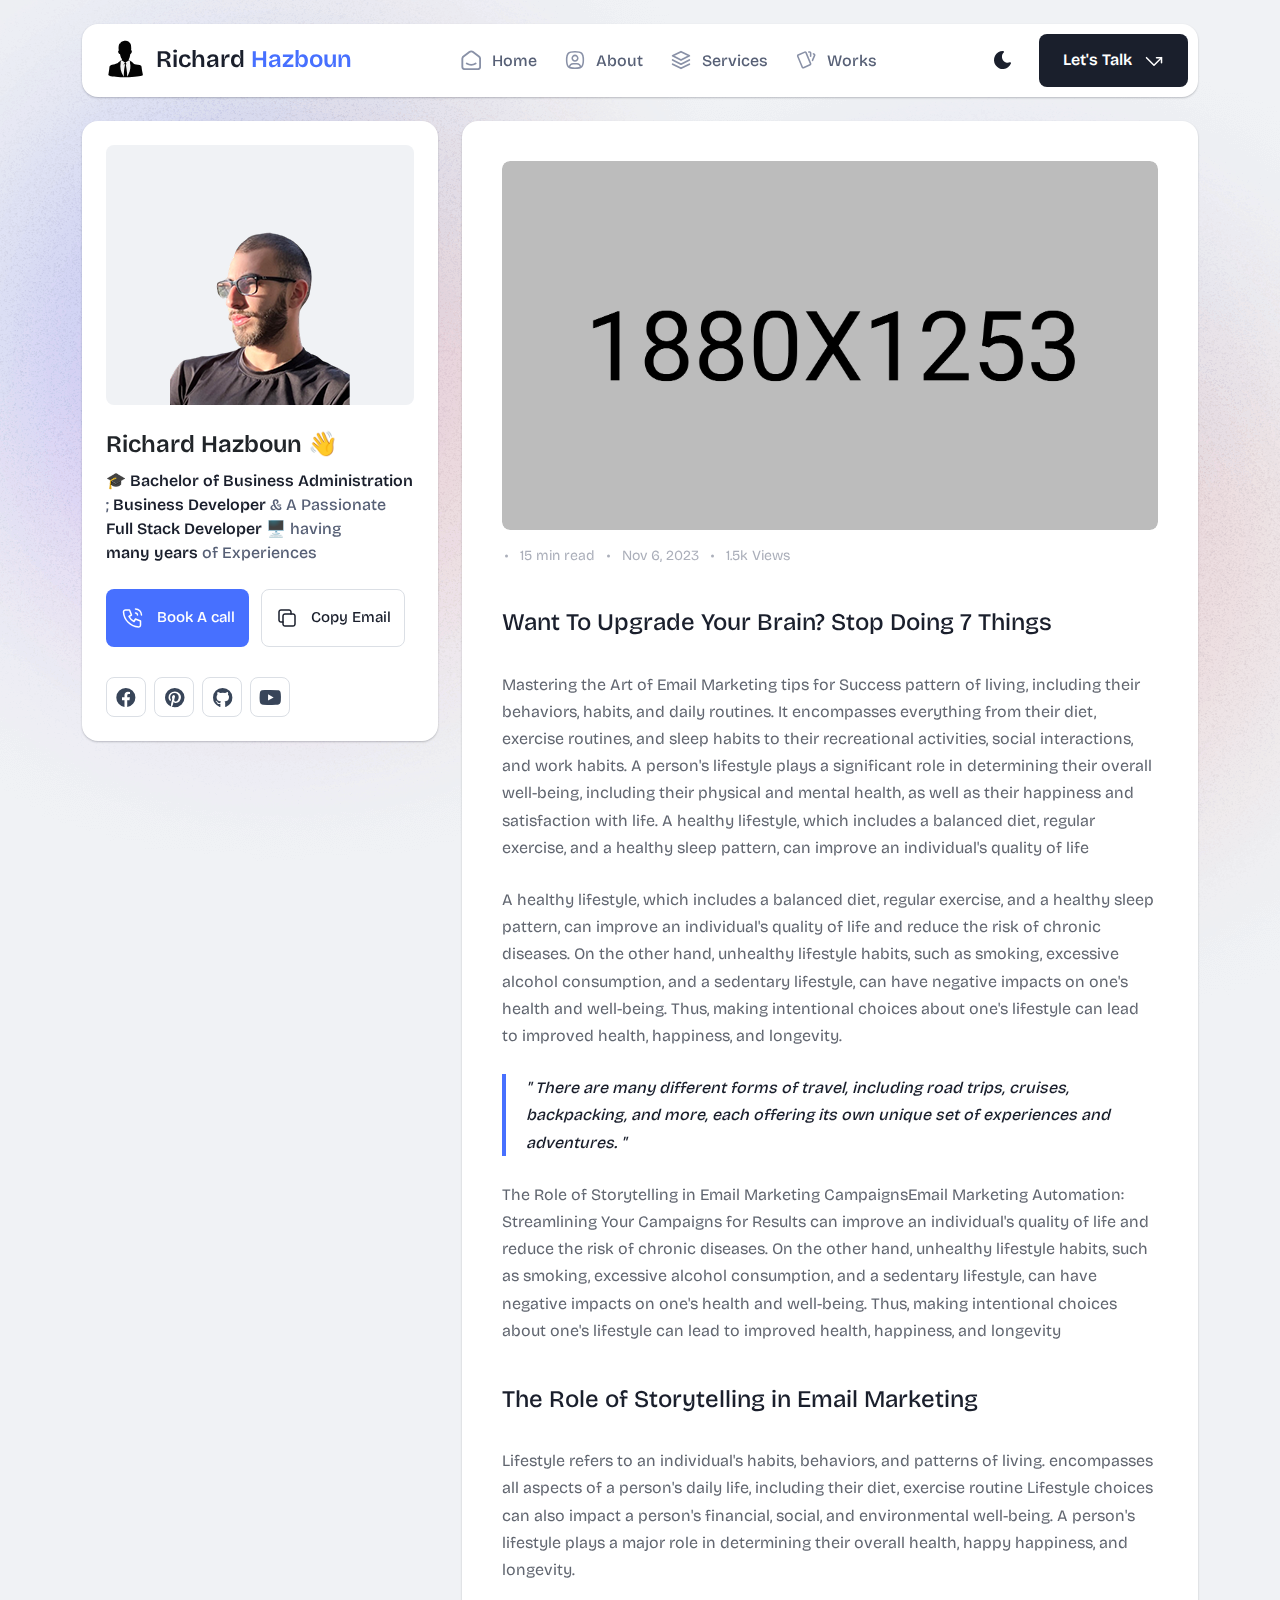
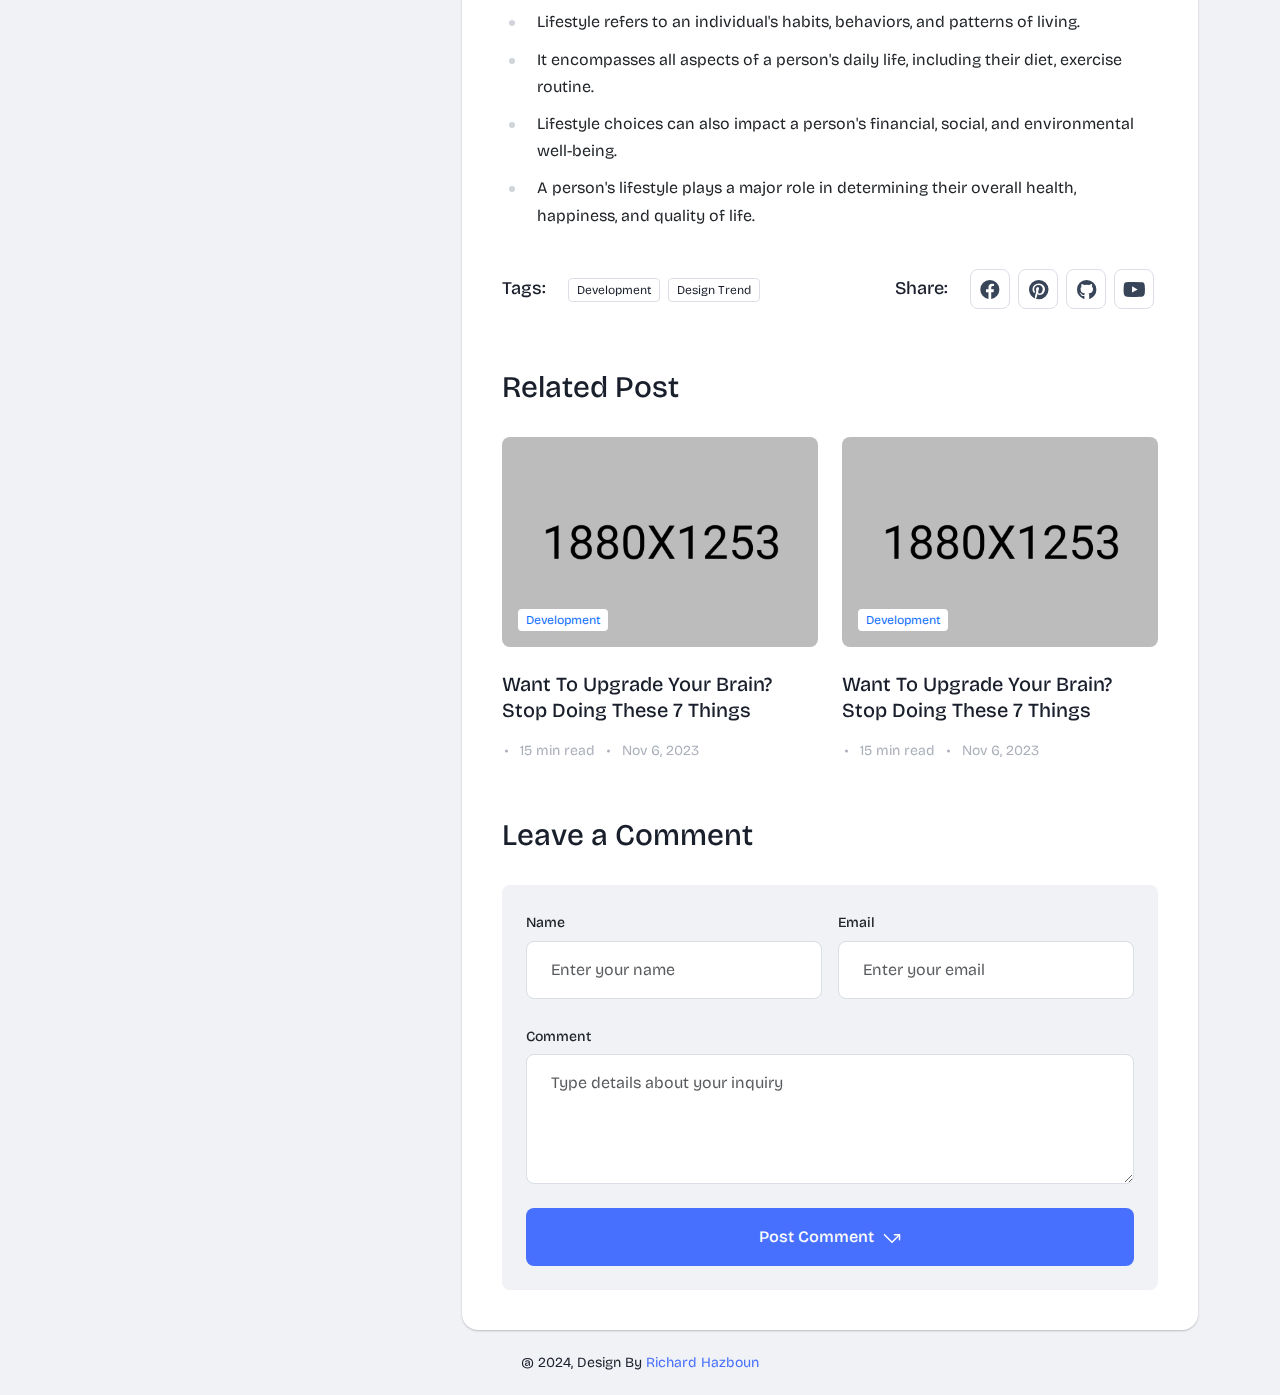
<file: article.html>
<!DOCTYPE html>
<html lang="en">

<head>
  <meta charset="UTF-8">
  <meta http-equiv="X-UA-Compatible" content="IE=edge">
  <title>Richard Hazboun - Portfolio</title>
  <meta name="description" content="Richard Hazboun - Portfolio">
  <meta name="viewport" content="width=device-width, initial-scale=1">

  <link rel="shortcut icon" type="image/x-icon" href="assets/img/favicon.svg">
  <!-- Place favicon.ico in the root directory -->

  <!-- CSS here -->
  <link rel="stylesheet" href="assets/css/bootstrap.min.css">
  <link rel="stylesheet" href="assets/fontawsome/css/all.min.css">
  <link rel="stylesheet" href="assets/fontawsome/css/fontawesome.min.css">
  <link rel="stylesheet" href="assets/css/slick.css">
  <link rel="stylesheet" href="assets/css/magnific-popup.css">
  <link rel="stylesheet" href="assets/css/style.css">
  <link rel="stylesheet" href="assets/css/responsive.css">
</head>

<body>
  <div id="page-content">
    <!-- header part start -->
    <header class="header-area">
      <nav class="navbar">
        <div class="container">
          <div class="menu-container">
            <div class="logo">
              <a class="navbar-brand me-0" href="index.html">
                <img src="assets/img/favicon.svg" width="38" height="38" class="logo-icon" alt="Logo"/>
                <span>Richard <span class="primary">Hazboun</span></span>
              </a>
            </div>
            <div class="navbar-main d-flex flex-grow-1">
              <div class="logo inner-logo d-block d-xl-none">
                <a class="navbar-brand me-0" href="index.html">
                  <svg width="24" height="24" viewBox="0 0 24 24" fill="none" xmlns="http://www.w3.org/2000/svg">
                    <path
                      d="M0 1.5C0 1.10218 0.158035 0.720644 0.43934 0.43934C0.720644 0.158035 1.10218 0 1.5 0L9 0C9.39782 0 9.77936 0.158035 10.0607 0.43934C10.342 0.720644 10.5 1.10218 10.5 1.5V22.5C10.5 22.8978 10.342 23.2794 10.0607 23.5607C9.77936 23.842 9.39782 24 9 24H1.5C1.10218 24 0.720644 23.842 0.43934 23.5607C0.158035 23.2794 0 22.8978 0 22.5V1.5ZM13.5 1.5C13.5 1.10218 13.658 0.720644 13.9393 0.43934C14.2206 0.158035 14.6022 0 15 0L22.5 0C22.8978 0 23.2794 0.158035 23.5607 0.43934C23.842 0.720644 24 1.10218 24 1.5V9C24 9.39782 23.842 9.77936 23.5607 10.0607C23.2794 10.342 22.8978 10.5 22.5 10.5H15C14.6022 10.5 14.2206 10.342 13.9393 10.0607C13.658 9.77936 13.5 9.39782 13.5 9V1.5ZM13.5 15C13.5 14.6022 13.658 14.2206 13.9393 13.9393C14.2206 13.658 14.6022 13.5 15 13.5H22.5C22.8978 13.5 23.2794 13.658 23.5607 13.9393C23.842 14.2206 24 14.6022 24 15V22.5C24 22.8978 23.842 23.2794 23.5607 23.5607C23.2794 23.842 22.8978 24 22.5 24H15C14.6022 24 14.2206 23.842 13.9393 23.5607C13.658 23.2794 13.5 22.8978 13.5 22.5V15Z"
                      class="logo-icon" />
                  </svg>
                  <span>Richard<span class="primary">Hazboun</span></span>
                </a>
              </div>
              <ul class="navbar-info mx-auto">
                <li class="nav-item">
                  <a class="nav-link" aria-current="page" href="index.html">
                    <svg class="nav-icon" viewBox="0 0 15 15" fill="none" xmlns="http://www.w3.org/2000/svg">
                      <path
                        d="M13.475 4.92481L9.03083 1.46814C8.64082 1.16473 8.1608 1 7.66667 1C7.17254 1 6.69251 1.16473 6.3025 1.46814L1.8575 4.92481C1.59037 5.13254 1.37424 5.39858 1.22563 5.7026C1.07701 6.00662 0.99984 6.34058 1 6.67897V12.679C1 13.121 1.17559 13.5449 1.48816 13.8575C1.80072 14.17 2.22464 14.3456 2.66667 14.3456H12.6667C13.1087 14.3456 13.5326 14.17 13.8452 13.8575C14.1577 13.5449 14.3333 13.121 14.3333 12.679V6.67897C14.3333 5.99314 14.0167 5.34564 13.475 4.92481Z"
                        stroke-width="1.4" stroke-linecap="round" stroke-linejoin="round" />
                      <path d="M10.9753 10.1665C9.13359 11.2773 6.14859 11.2773 4.30859 10.1665" stroke-width="1.4"
                        stroke-linecap="round" stroke-linejoin="round" />
                    </svg>

                    <span>Home</span>
                  </a>
                </li>
                <li class="nav-item">
                  <a class="nav-link" href="about.html">
                    <svg class="nav-icon" viewBox="0 0 18 18" fill="none" xmlns="http://www.w3.org/2000/svg">
                      <path
                        d="M9 9.8335C9.66304 9.8335 10.2989 9.5701 10.7678 9.10126C11.2366 8.63242 11.5 7.99654 11.5 7.3335C11.5 6.67045 11.2366 6.03457 10.7678 5.56573C10.2989 5.09689 9.66304 4.8335 9 4.8335C8.33696 4.8335 7.70107 5.09689 7.23223 5.56573C6.76339 6.03457 6.5 6.67045 6.5 7.3335C6.5 7.99654 6.76339 8.63242 7.23223 9.10126C7.70107 9.5701 8.33696 9.8335 9 9.8335Z"
                        stroke-width="1.4" stroke-linecap="round" stroke-linejoin="round" />
                      <path
                        d="M9 1.5C15 1.5 16.5 3 16.5 9C16.5 15 15 16.5 9 16.5C3 16.5 1.5 15 1.5 9C1.5 3 3 1.5 9 1.5Z"
                        stroke-width="1.4" stroke-linecap="round" stroke-linejoin="round" />
                      <path
                        d="M4 15.7085V15.6668C4 14.7828 4.35119 13.9349 4.97631 13.3098C5.60143 12.6847 6.44928 12.3335 7.33333 12.3335H10.6667C11.5507 12.3335 12.3986 12.6847 13.0237 13.3098C13.6488 13.9349 14 14.7828 14 15.6668V15.7085"
                        stroke-width="1.4" stroke-linecap="round" stroke-linejoin="round" />
                    </svg>
                    About
                  </a>
                </li>
                <li class="nav-item">
                  <a class="nav-link" href="services.html">
                    <svg class="nav-icon" viewBox="0 0 16 16" fill="none" xmlns="http://www.w3.org/2000/svg">
                      <path d="M7.99967 1.3335L1.33301 4.66683L7.99967 8.00016L14.6663 4.66683L7.99967 1.3335Z"
                        stroke-width="1.4" stroke-linecap="round" stroke-linejoin="round" />
                      <path d="M1.33301 8L7.99967 11.3333L14.6663 8" stroke-width="1.4" stroke-linecap="round"
                        stroke-linejoin="round" />
                      <path d="M1.33301 11.3335L7.99967 14.6668L14.6663 11.3335" stroke-width="1.4"
                        stroke-linecap="round" stroke-linejoin="round" />
                    </svg>
                    Services
                  </a>
                </li>
                <li class="nav-item">
                  <a class="nav-link" href="portfolio.html">
                    <svg class="nav-icon" viewBox="0 0 18 17" fill="none" xmlns="http://www.w3.org/2000/svg">
                      <path
                        d="M2.00326 3.99733L7.95159 1.40649C8.04974 1.36442 8.15533 1.34243 8.26212 1.34181C8.3689 1.34119 8.47473 1.36196 8.57337 1.40289C8.67201 1.44382 8.76145 1.50408 8.83642 1.58013C8.9114 1.65617 8.97039 1.74646 9.00992 1.84566L13.1133 11.764C13.1985 11.9651 13.2014 12.1917 13.1213 12.3949C13.0412 12.5982 12.8845 12.7618 12.6849 12.8507L6.73742 15.4415C6.63922 15.4837 6.53356 15.5058 6.42668 15.5065C6.3198 15.5072 6.21387 15.4864 6.11514 15.4455C6.0164 15.4046 5.92688 15.3442 5.85184 15.2681C5.7768 15.192 5.71778 15.1016 5.67826 15.0023L1.57492 5.08316C1.48963 4.88204 1.48673 4.65546 1.56684 4.45222C1.64696 4.24898 1.80367 4.08616 2.00326 3.99733Z"
                        stroke-width="1.4" stroke-linecap="round" stroke-linejoin="round" />
                      <path
                        d="M11.5 1.3335H12.3333C12.5543 1.3335 12.7663 1.42129 12.9226 1.57757C13.0789 1.73385 13.1667 1.94582 13.1667 2.16683V5.0835"
                        stroke-width="1.4" stroke-linecap="round" stroke-linejoin="round" />
                      <path
                        d="M15.6663 3C15.8863 3.09333 16.0997 3.18083 16.3063 3.2625C16.5098 3.34882 16.6706 3.51241 16.7534 3.71729C16.8362 3.92217 16.8343 4.15155 16.748 4.355L14.833 8.83334"
                        stroke-width="1.4" stroke-linecap="round" stroke-linejoin="round" />
                    </svg>
                    Works
                  </a>
                </li>
              </ul>
              <div class="header-right-info d-flex align-items-center">
                <button class="theme-control-btn">
                  <span class="dark">
                    <svg width="24" height="24" viewBox="0 0 24 24" fill="none" xmlns="http://www.w3.org/2000/svg">
                      <path
                        d="M11.8005 3C10.207 3.0003 8.64356 3.44286 7.27683 4.28049C5.91011 5.11811 4.79139 6.31937 4.04002 7.75612C3.28865 9.19288 2.93281 10.8112 3.01046 12.4386C3.08811 14.0659 3.59633 15.6411 4.48091 16.9963C5.3655 18.3514 6.59326 19.4356 8.03324 20.1333C9.47322 20.8309 11.0714 21.1157 12.6573 20.9574C14.2432 20.7991 15.7573 20.2036 17.0381 19.2344C18.319 18.2652 19.3185 16.9587 19.9301 15.4542C20.2302 14.7162 19.5111 13.9746 18.7875 14.2752C17.5475 14.7888 16.1706 14.8418 14.8963 14.425C13.622 14.0082 12.5308 13.1479 11.8126 11.9937C11.0943 10.8396 10.7943 9.4645 10.9648 8.10764C11.1353 6.75077 11.7655 5.49792 12.7458 4.5669L12.8136 4.4949C13.2986 3.9279 12.913 3.0072 12.1464 3.0072H11.9122L11.8524 3.0018L11.7996 3H11.8005Z"
                        fill="#1A1F2C" />
                    </svg>
                    <small class="theme-text d-block d-xl-none">Change appearance</small>
                  </span>
                  <span class="light">
                    <svg width="24" height="24" viewBox="0 0 24 24" fill="none" xmlns="http://www.w3.org/2000/svg">
                      <path
                        d="M12 19C12.2449 19 12.4813 19.09 12.6644 19.2527C12.8474 19.4155 12.9643 19.6397 12.993 19.883L13 20V21C12.9997 21.2549 12.9021 21.5 12.7272 21.6854C12.5522 21.8707 12.313 21.9822 12.0586 21.9972C11.8042 22.0121 11.5536 21.9293 11.3582 21.7657C11.1627 21.6021 11.0371 21.3701 11.007 21.117L11 21V20C11 19.7348 11.1054 19.4804 11.2929 19.2929C11.4804 19.1054 11.7348 19 12 19Z"
                        fill="#FD7E41" />
                      <path
                        d="M18.3127 16.9099L18.4067 16.9929L19.1067 17.6929C19.2861 17.8729 19.3902 18.1144 19.398 18.3683C19.4057 18.6223 19.3165 18.8697 19.1485 19.0602C18.9804 19.2508 18.7462 19.3702 18.4933 19.3943C18.2403 19.4184 17.9877 19.3454 17.7867 19.1899L17.6927 19.1069L16.9927 18.4069C16.8202 18.2347 16.7165 18.0053 16.7012 17.7619C16.6859 17.5186 16.76 17.278 16.9097 17.0855C17.0593 16.893 17.2741 16.7618 17.5137 16.7166C17.7533 16.6713 18.0012 16.7152 18.2107 16.8399L18.3127 16.9099Z"
                        fill="#FD7E41" />
                      <path
                        d="M7.00747 16.993C7.17965 17.1652 7.28308 17.3943 7.29836 17.6373C7.31364 17.8803 7.23972 18.1206 7.09047 18.313L7.00747 18.407L6.30747 19.107C6.12751 19.2863 5.88604 19.3905 5.63209 19.3982C5.37814 19.406 5.13076 19.3168 4.94019 19.1487C4.74963 18.9807 4.63017 18.7464 4.60607 18.4935C4.58198 18.2406 4.65506 17.988 4.81047 17.787L4.89347 17.693L5.59347 16.993C5.781 16.8055 6.03531 16.7002 6.30047 16.7002C6.56563 16.7002 6.81994 16.8055 7.00747 16.993Z"
                        fill="#FD7E41" />
                      <path
                        d="M3.99987 11C4.25475 11.0003 4.4999 11.0979 4.68524 11.2728C4.87057 11.4478 4.9821 11.687 4.99704 11.9414C5.01198 12.1958 4.92919 12.4464 4.7656 12.6418C4.60201 12.8373 4.36996 12.9629 4.11687 12.993L3.99987 13H2.99987C2.74499 12.9997 2.49984 12.9021 2.3145 12.7272C2.12916 12.5522 2.01763 12.313 2.0027 12.0586C1.98776 11.8042 2.07054 11.5536 2.23413 11.3582C2.39772 11.1627 2.62977 11.0371 2.88287 11.007L2.99987 11H3.99987Z"
                        fill="#FD7E41" />
                      <path
                        d="M20.9999 11C21.2547 11.0003 21.4999 11.0979 21.6852 11.2728C21.8706 11.4478 21.9821 11.687 21.997 11.9414C22.012 12.1958 21.9292 12.4464 21.7656 12.6418C21.602 12.8373 21.37 12.9629 21.1169 12.993L20.9999 13H19.9999C19.745 12.9997 19.4998 12.9021 19.3145 12.7272C19.1292 12.5522 19.0176 12.313 19.0027 12.0586C18.9878 11.8042 19.0705 11.5536 19.2341 11.3582C19.3977 11.1627 19.6298 11.0371 19.8829 11.007L19.9999 11H20.9999Z"
                        fill="#FD7E41" />
                      <path
                        d="M6.21264 4.80985L6.30664 4.89285L7.00664 5.59285C7.18599 5.77281 7.29011 6.01429 7.29787 6.26824C7.30562 6.52219 7.21642 6.76957 7.04839 6.96013C6.88036 7.1507 6.64609 7.27016 6.39316 7.29425C6.14024 7.31834 5.88763 7.24526 5.68664 7.08985L5.59264 7.00685L4.89264 6.30685C4.72073 6.13453 4.61757 5.90543 4.6025 5.66248C4.58744 5.41954 4.6615 5.17945 4.8108 4.98721C4.9601 4.79497 5.1744 4.66378 5.41351 4.61824C5.65262 4.57271 5.90013 4.61594 6.10964 4.73985L6.21264 4.80985Z"
                        fill="#FD7E41" />
                      <path
                        d="M19.1071 4.89288C19.2793 5.06508 19.3827 5.29418 19.398 5.5372C19.4132 5.78023 19.3393 6.02048 19.1901 6.21288L19.1071 6.30688L18.4071 7.00688C18.2271 7.18623 17.9856 7.29036 17.7317 7.29811C17.4777 7.30587 17.2304 7.21667 17.0398 7.04864C16.8492 6.8806 16.7298 6.64633 16.7057 6.39341C16.6816 6.14049 16.7547 5.88788 16.9101 5.68688L16.9931 5.59288L17.6931 4.89288C17.8806 4.70541 18.1349 4.6001 18.4001 4.6001C18.6652 4.6001 18.9196 4.70541 19.1071 4.89288Z"
                        fill="#FD7E41" />
                      <path
                        d="M12 2C12.2449 2.00003 12.4813 2.08996 12.6644 2.25272C12.8474 2.41547 12.9643 2.63975 12.993 2.883L13 3V4C12.9997 4.25488 12.9021 4.50003 12.7272 4.68537C12.5522 4.8707 12.313 4.98223 12.0586 4.99717C11.8042 5.01211 11.5536 4.92933 11.3582 4.76573C11.1627 4.60214 11.0371 4.3701 11.007 4.117L11 4V3C11 2.73478 11.1054 2.48043 11.2929 2.29289C11.4804 2.10536 11.7348 2 12 2Z"
                        fill="#FD7E41" />
                      <path
                        d="M12 7C12.9797 6.99994 13.9378 7.28769 14.7553 7.8275C15.5729 8.36731 16.2138 9.1354 16.5986 10.0364C16.9833 10.9373 17.0949 11.9315 16.9195 12.8953C16.7441 13.8592 16.2893 14.7502 15.6118 15.4579C14.9343 16.1655 14.0638 16.6585 13.1085 16.8756C12.1532 17.0928 11.1552 17.0245 10.2383 16.6793C9.3215 16.334 8.52629 15.7271 7.95146 14.9338C7.37663 14.1405 7.04752 13.1958 7.005 12.217L7 12L7.005 11.783C7.06092 10.4958 7.61161 9.27978 8.54222 8.38866C9.47284 7.49754 10.7115 7.00007 12 7Z"
                        fill="#FD7E41" />
                    </svg>
                    <small class="theme-text d-block d-xl-none">Change appearance</small>
                  </span>
                </button>
                <a href="contact.html" class="lets-talk-btn">
                  Let's Talk
                  <svg class="icon" width="20" height="20" viewBox="0 0 20 20" fill="none"
                    xmlns="http://www.w3.org/2000/svg">
                    <path d="M17.5 11.6665V6.6665H12.5" stroke="white" stroke-width="1.5" stroke-linecap="round"
                      stroke-linejoin="round" />
                    <path d="M17.5 6.6665L10 14.1665L2.5 6.6665" stroke="white" stroke-width="1.5"
                      stroke-linecap="round" stroke-linejoin="round" />
                  </svg>
                </a>
              </div>
            </div>
            <div class="mobile-menu-overlay d-block d-lg-none"></div>
            <div class="mobile-menu-control-bar d-block d-xl-none">
              <button class="mobile-menu-control-bar">
                <i class="fas fa-bars"></i>
              </button>
            </div>
          </div>
        </div>
      </nav>
    </header>
    <!-- header part end -->

    <!-- main area part start -->
    <main>

      <section class="content-box-area mt-4">
        <div class="container">
          <div class="row g-4">
            <div class="col-xl-4">
              <div class="card profile-card">
                <div class="card-body">
                  <div class="image text-center">
                    <img src="assets/img/images/profile.png" alt="profile">
                  </div>
                  <div class="text">
                    <h3 class="card-title">Richard Hazboun 👋</h3>
                    <p>🎓 <span>Bachelor of Business Administration</span>; <span>Business Developer</span> & 
                      A Passionate <span>Full Stack Developer</span> 🖥️ having
                        <span>
                          many years</span> of Experiences</p>
                    <div class="common-button-groups">
                      <a class="btn btn-call" href="contact.html">
                        <svg class="icon" width="25" height="24" viewBox="0 0 25 24" fill="none"
                          xmlns="http://www.w3.org/2000/svg">
                          <path
                            d="M5.5 4H9.5L11.5 9L9 10.5C10.071 12.6715 11.8285 14.429 14 15.5L15.5 13L20.5 15V19C20.5 19.5304 20.2893 20.0391 19.9142 20.4142C19.5391 20.7893 19.0304 21 18.5 21C14.5993 20.763 10.9202 19.1065 8.15683 16.3432C5.3935 13.5798 3.73705 9.90074 3.5 6C3.5 5.46957 3.71071 4.96086 4.08579 4.58579C4.46086 4.21071 4.96957 4 5.5 4Z"
                            stroke="white" stroke-width="1.5" stroke-linecap="round" stroke-linejoin="round" />
                          <path
                            d="M15.5 7C16.0304 7 16.5391 7.21071 16.9142 7.58579C17.2893 7.96086 17.5 8.46957 17.5 9"
                            stroke="white" stroke-width="1.5" stroke-linecap="round" stroke-linejoin="round" />
                          <path d="M15.5 3C17.0913 3 18.6174 3.63214 19.7426 4.75736C20.8679 5.88258 21.5 7.4087 21.5 9"
                            stroke="white" stroke-width="1.5" stroke-linecap="round" stroke-linejoin="round" />
                        </svg>
                        Book A call
                      </a>
                      <button class="btn btn-copy" data-clipboard-text="richardwhazb@gmail.com">
                        <svg class="icon" width="24" height="24" viewBox="0 0 24 24" fill="none"
                          xmlns="http://www.w3.org/2000/svg">
                          <path
                            d="M8 10C8 9.46957 8.21071 8.96086 8.58579 8.58579C8.96086 8.21071 9.46957 8 10 8H18C18.5304 8 19.0391 8.21071 19.4142 8.58579C19.7893 8.96086 20 9.46957 20 10V18C20 18.5304 19.7893 19.0391 19.4142 19.4142C19.0391 19.7893 18.5304 20 18 20H10C9.46957 20 8.96086 19.7893 8.58579 19.4142C8.21071 19.0391 8 18.5304 8 18V10Z"
                            stroke-width="1.5" stroke-linecap="round" stroke-linejoin="round" />
                          <path
                            d="M16 8V6C16 5.46957 15.7893 4.96086 15.4142 4.58579C15.0391 4.21071 14.5304 4 14 4H6C5.46957 4 4.96086 4.21071 4.58579 4.58579C4.21071 4.96086 4 5.46957 4 6V14C4 14.5304 4.21071 15.0391 4.58579 15.4142C4.96086 15.7893 5.46957 16 6 16H8"
                            stroke-width="1.5" stroke-linecap="round" stroke-linejoin="round" />
                        </svg>
                        Copy Email
                      </button>
                    </div>
                    <div class="social-media-icon">
                      <ul class="list-unstyled">
                        <li><a href="#"><i class="fab fa-facebook"></i></a></li>
                        <li><a href="#"><i class="fab fa-pinterest"></i></a></li>
                        <li><a href="#"><i class="fab fa-github"></i></a></li>
                        <li><a href="#"><i class="fab fa-youtube"></i></a></li>
                      </ul>
                    </div>
                  </div>
                </div>
              </div>
            </div>
            <div class="col-xl-8">
              <div class="card content-box-card">
                <div class="card-body portfolio-card article-details-card">
                  <div class="article-details-area">
                    <div class="main-image">
                      <img src="assets/img/blog/blog-img-1.jpg" alt="blog-img-1" class="img-fluid w-100">
                    </div>
                    <ul class="list-unstyled article-tags">
                      <li>15 min read</li>
                      <li>Nov 6, 2023</li>
                      <li>1.5k Views</li>
                    </ul>
                    <div class="article-details-text">
                      <h3 class="main-title">Want To Upgrade Your Brain? Stop Doing 7 Things</h3>
                      <p>Mastering the Art of Email Marketing tips for Success pattern of living, including their
                        behaviors, habits, and daily routines. It encompasses everything from their diet, exercise
                        routines, and sleep habits to their recreational activities, social interactions, and work
                        habits.
                        A person's lifestyle plays a significant role in determining their overall well-being, including
                        their physical and mental health, as well as their happiness and satisfaction with life. A
                        healthy
                        lifestyle, which includes a balanced diet, regular exercise, and a healthy sleep pattern, can
                        improve an individual's quality of life
                      </p>
                      <p>A healthy lifestyle, which includes a balanced diet, regular exercise, and a healthy sleep
                        pattern, can improve an individual's quality of life and reduce the risk of chronic diseases. On
                        the other hand, unhealthy lifestyle habits, such as smoking, excessive alcohol consumption, and
                        a
                        sedentary lifestyle, can have negative impacts on one's health and well-being. Thus, making
                        intentional choices about one's lifestyle can lead to improved health, happiness, and longevity.
                      </p>
                      <blockquote>
                        <p>
                          " There are many different forms of travel, including road trips,
                          cruises, backpacking, and more, each offering its own unique set of
                          experiences and adventures. "
                        </p>
                      </blockquote>
                      <p>The Role of Storytelling in Email Marketing CampaignsEmail Marketing Automation: Streamlining
                        Your Campaigns for Results can improve an individual's quality of life and reduce the risk of
                        chronic diseases. On the other hand, unhealthy lifestyle habits, such as smoking, excessive
                        alcohol consumption, and a sedentary lifestyle, can have negative impacts on one's health and
                        well-being. Thus, making intentional choices about one's lifestyle can lead to improved health,
                        happiness, and longevity</p>
                      <h3 class="main-title inner-title">The Role of Storytelling in Email Marketing</h3>
                      <p>Lifestyle refers to an individual's habits, behaviors, and patterns of living. encompasses all
                        aspects of a person's daily life, including their diet, exercise routine Lifestyle choices can
                        also impact a person's financial, social, and environmental well-being. A person's lifestyle
                        plays
                        a major role in determining their overall health, happy happiness, and longevity.
                      </p>
                      <ul class="list-unstyled listed-info">
                        <li>Lifestyle refers to an individual's habits, behaviors, and patterns of living.</li>
                        <li>It encompasses all aspects of a person's daily life, including their diet, exercise routine.
                        </li>
                        <li>Lifestyle choices can also impact a person's financial, social, and environmental
                          well-being.
                        </li>
                        <li>A person's lifestyle plays a major role in determining their overall health, happiness, and
                          quality of life.</li>
                      </ul>
                      <div class="tags-and-share">
                        <div class="tags">
                          <h3 class="title">Tags:</h3>
                          <ul class="list-unstyled">
                            <li><a href="#">Development</a></li>
                            <li><a href="#">Design Trend</a></li>
                          </ul>
                        </div>
                        <div class="share">
                          <h3 class="title">Share:</h3>
                          <div class="social-media-icon mt-0">
                            <ul class="list-unstyled">
                              <li><a href="#"><i class="fab fa-facebook"></i></a></li>
                              <li><a href="#"><i class="fab fa-pinterest"></i></a></li>
                              <li><a href="#"><i class="fab fa-github"></i></a></li>
                              <li><a href="#"><i class="fab fa-youtube"></i></a></li>
                            </ul>
                          </div>
                        </div>
                      </div>
                      <div class="related-post">
                        <h2 class="main-common-title">Related Post
                        </h2>
                        <div class="row g-4">
                          <div class="col-md-6">
                            <div class="article-publications-item">
                              <div class="image">
                                <a href="article.html" class="d-block w-100">
                                  <img src="assets/img/blog/blog-img-1.jpg" alt="blog-img-1" class="img-fluid w-100">
                                </a>
                                <a href="article.html" class="tags">Development</a>
                              </div>
                              <div class="text">
                                <a href="article.html" class="title">Want To Upgrade Your Brain? Stop Doing These 7
                                  Things</a>
                                <ul class="list-unstyled">
                                  <li>15 min read</li>
                                  <li>Nov 6, 2023</li>
                                </ul>
                              </div>
                            </div>
                          </div>
                          <div class="col-md-6">
                            <div class="article-publications-item">
                              <div class="image">
                                <a href="article.html" class="d-block w-100">
                                  <img src="assets/img/blog/blog-img-2.jpg" alt="blog-img-2" class="img-fluid w-100">
                                </a>
                                <a href="article.html" class="tags">Development</a>
                              </div>
                              <div class="text">
                                <a href="article.html" class="title">Want To Upgrade Your Brain? Stop Doing These 7
                                  Things</a>
                                <ul class="list-unstyled">
                                  <li>15 min read</li>
                                  <li>Nov 6, 2023</li>
                                </ul>
                              </div>
                            </div>
                          </div>
                        </div>
                      </div>
                      <div class="leave-comments-area">
                        <h2 class="main-common-title">Leave a Comment
                        </h2>
                        <div class="comments-box">
                          <div class="row gx-3">
                            <div class="col-md-6">
                              <div class="mb-4">
                                <label class="form-label">Name</label>
                                <input type="text" class="form-control shadow-none" placeholder="Enter your name">
                              </div>
                            </div>
                            <div class="col-md-6">
                              <div class="mb-4">
                                <label class="form-label">Email</label>
                                <input type="text" class="form-control shadow-none" placeholder="Enter your email">
                              </div>
                            </div>
                            <div class="col-md-12">
                              <div class="mb-4">
                                <label class="form-label">Comment</label>
                                <textarea class="form-control shadow-none" rows="4"
                                  placeholder="Type details about your inquiry"></textarea>
                              </div>
                            </div>
                            <div class="col-md-12">
                              <button class="submit-btn" type="submit">
                                Post Comment
                                <svg class="icon" width="20" height="20" viewBox="0 0 20 20" fill="none"
                                  xmlns="http://www.w3.org/2000/svg">
                                  <path d="M17.5 11.6665V6.6665H12.5" stroke="white" stroke-width="1.5"
                                    stroke-linecap="round" stroke-linejoin="round"></path>
                                  <path d="M17.5 6.6665L10 14.1665L2.5 6.6665" stroke="white" stroke-width="1.5"
                                    stroke-linecap="round" stroke-linejoin="round"></path>
                                </svg>
                              </button>
                            </div>
                          </div>
                        </div>
                      </div>
                    </div>
                  </div>
                </div>
              </div>
            </div>
          </div>
        </div>
      </section>

      <!-- background shape area start -->
      <div class="background-shapes">
        <div class="shape-1 common-shape">
          <img src="assets/img/bg/banner-shape-1.png" alt="banner-shape-1">
        </div>
        <div class="shape-2 common-shape">
          <img src="assets/img/bg/banner-shape-1.png" alt="banner-shape-1">
        </div>
        <div class="threed-shape-1 move-with-cursor" data-value="1">
          <img src="assets/img/bg/object-3d-1.png" alt="object-3d-1">
        </div>
        <div class="threed-shape-2 move-with-cursor" data-value="1">
          <img src="assets/img/bg/object-3d-2.png" alt="object-3d-2">
        </div>
      </div>
      <!-- background shape area end -->
    </main>
    <!-- main area part end -->

    <!-- footer part start -->
    <footer class="footer-area">
      <div class="container">
        <div class="text text-center">
          <p>@ 2024, Design By <a href="#">Richard Hazboun</a></p>
        </div>
      </div>
    </footer>
    <!-- footer part end -->
  </div>

  <!-- JS here -->
  <script src="assets/js/vendor/jquery-3.6.0.min.js"></script>
  <script src="assets/js/bootstrap.bundle.min.js"></script>
  <script src="assets/js/jquery.magnific-popup.min.js"></script>
  <script src="assets/js/ajax-form.js"></script>
  <script src="assets/js/clipboard.min.js"></script>
  <script src="assets/js/slick.min.js"></script>
  <script src="assets/js/script.js"></script>
</body>


</html>
</file>
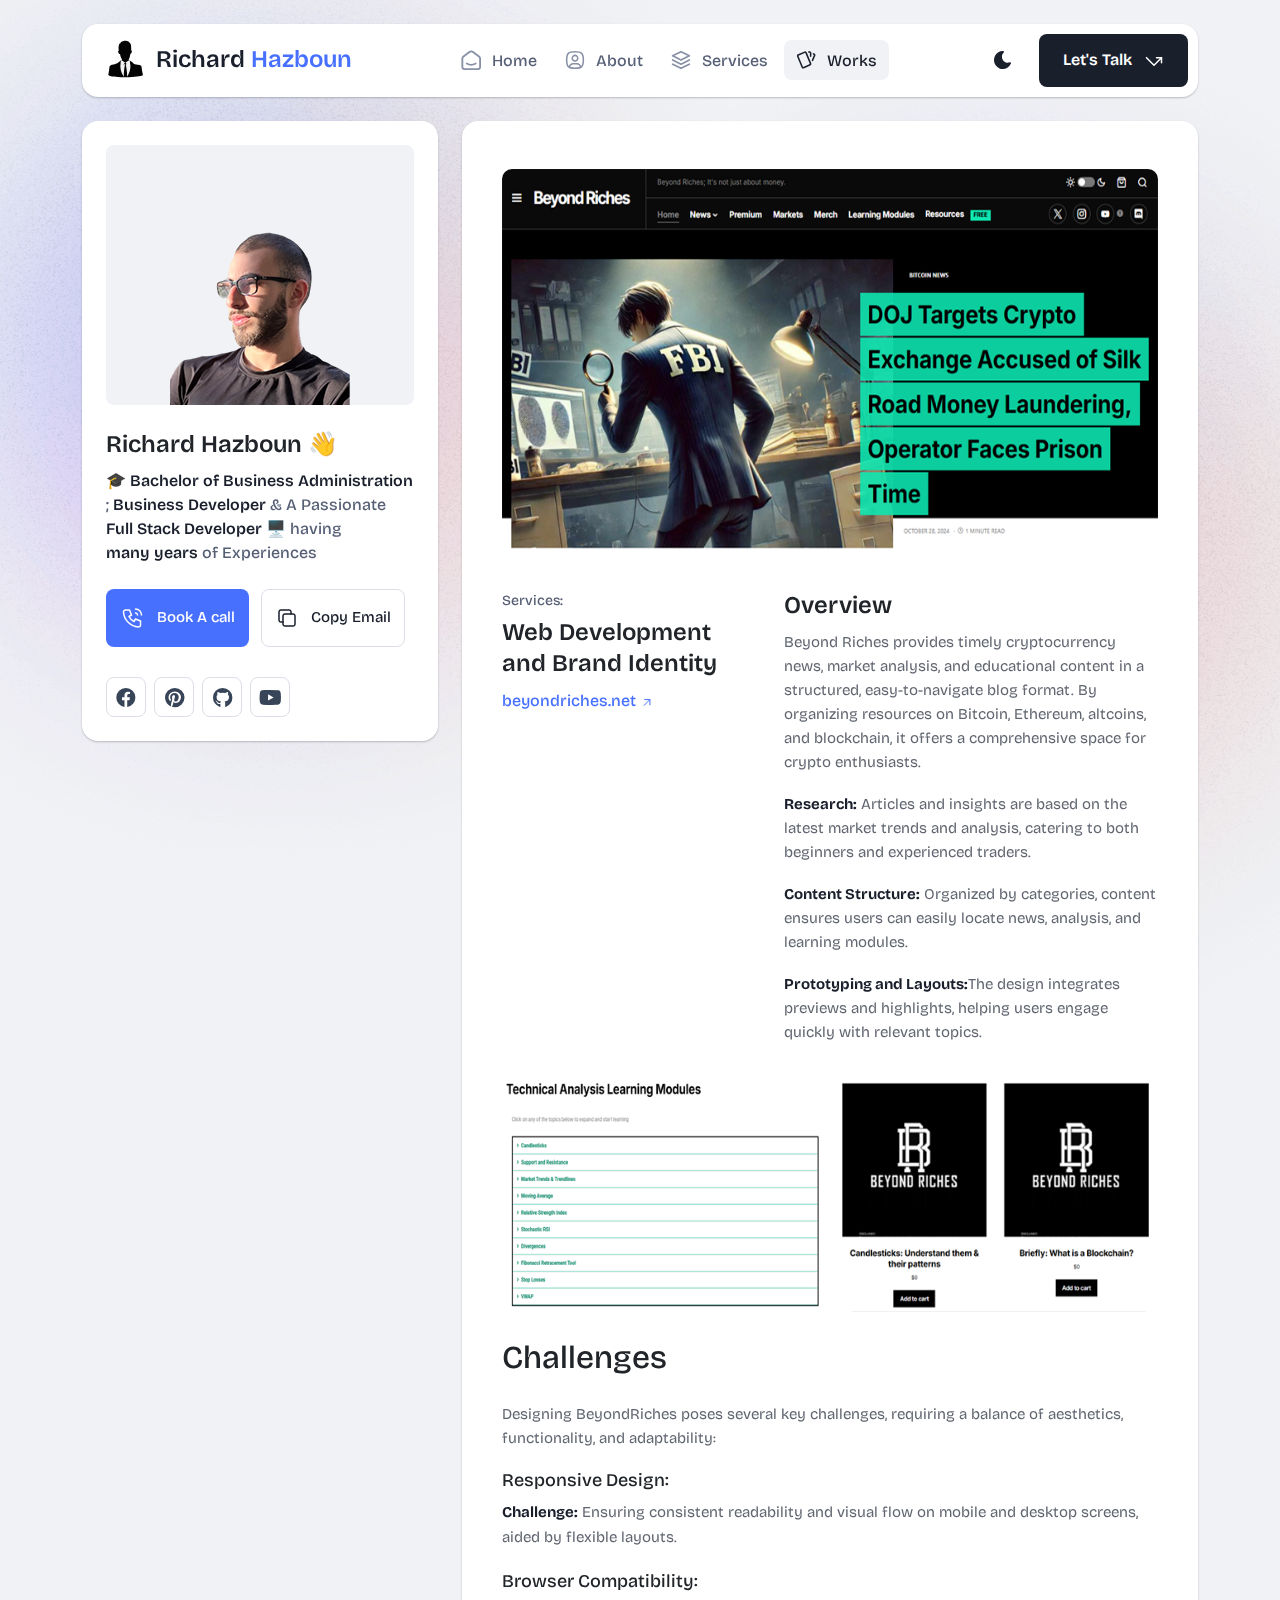
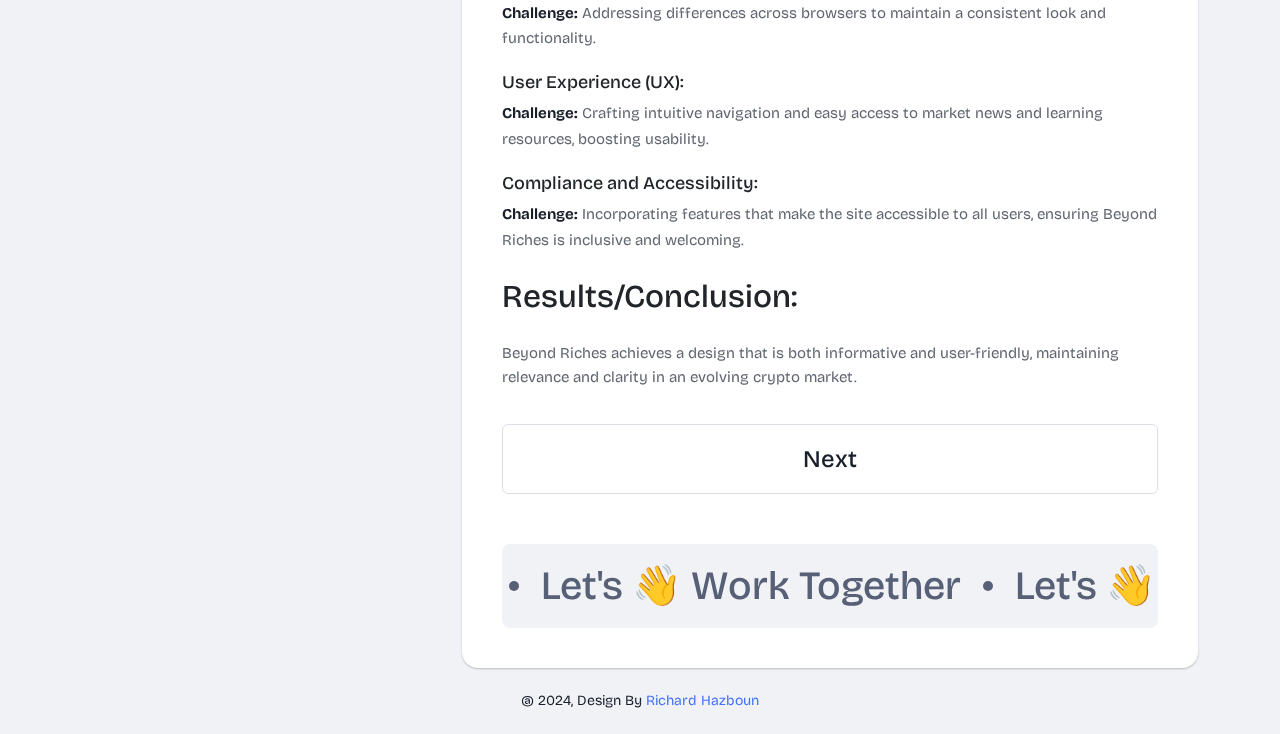
<file: beyondriches-details.html>
<!DOCTYPE html>
<html lang="en">

<head>
  <meta charset="UTF-8">
  <meta http-equiv="X-UA-Compatible" content="IE=edge">
  <title>Richard Hazboun - Portfolio</title>
  <meta name="description" content="Richard Hazboun - Portfolio">
  <meta name="viewport" content="width=device-width, initial-scale=1">

  <link rel="shortcut icon" type="image/x-icon" href="assets/img/favicon.svg">
  <!-- Place favicon.ico in the root directory -->

  <!-- CSS here -->
  <link rel="stylesheet" href="assets/css/bootstrap.min.css">
  <link rel="stylesheet" href="assets/fontawsome/css/all.min.css">
  <link rel="stylesheet" href="assets/fontawsome/css/fontawesome.min.css">
  <link rel="stylesheet" href="assets/css/slick.css">
  <link rel="stylesheet" href="assets/css/magnific-popup.css">
  <link rel="stylesheet" href="assets/css/style.css">
  <link rel="stylesheet" href="assets/css/responsive.css">
</head>

<body>
  <div id="page-content">
    <!-- header part start -->
    <header class="header-area">
      <nav class="navbar">
        <div class="container">
          <div class="menu-container">
            <div class="logo">
              <a class="navbar-brand me-0" href="index.html">
                <img src="assets/img/favicon.svg" width="38" height="38" class="logo-icon" alt="Logo"/>
                <span>Richard <span class="primary">Hazboun</span></span>
              </a>
            </div>
            <div class="navbar-main d-flex flex-grow-1">
              <div class="logo inner-logo d-block d-xl-none">
                <a class="navbar-brand me-0" href="index.html">
                  <svg width="24" height="24" viewBox="0 0 24 24" fill="none" xmlns="http://www.w3.org/2000/svg">
                    <path
                      d="M0 1.5C0 1.10218 0.158035 0.720644 0.43934 0.43934C0.720644 0.158035 1.10218 0 1.5 0L9 0C9.39782 0 9.77936 0.158035 10.0607 0.43934C10.342 0.720644 10.5 1.10218 10.5 1.5V22.5C10.5 22.8978 10.342 23.2794 10.0607 23.5607C9.77936 23.842 9.39782 24 9 24H1.5C1.10218 24 0.720644 23.842 0.43934 23.5607C0.158035 23.2794 0 22.8978 0 22.5V1.5ZM13.5 1.5C13.5 1.10218 13.658 0.720644 13.9393 0.43934C14.2206 0.158035 14.6022 0 15 0L22.5 0C22.8978 0 23.2794 0.158035 23.5607 0.43934C23.842 0.720644 24 1.10218 24 1.5V9C24 9.39782 23.842 9.77936 23.5607 10.0607C23.2794 10.342 22.8978 10.5 22.5 10.5H15C14.6022 10.5 14.2206 10.342 13.9393 10.0607C13.658 9.77936 13.5 9.39782 13.5 9V1.5ZM13.5 15C13.5 14.6022 13.658 14.2206 13.9393 13.9393C14.2206 13.658 14.6022 13.5 15 13.5H22.5C22.8978 13.5 23.2794 13.658 23.5607 13.9393C23.842 14.2206 24 14.6022 24 15V22.5C24 22.8978 23.842 23.2794 23.5607 23.5607C23.2794 23.842 22.8978 24 22.5 24H15C14.6022 24 14.2206 23.842 13.9393 23.5607C13.658 23.2794 13.5 22.8978 13.5 22.5V15Z"
                      class="logo-icon" />
                  </svg>
                  <span>Richard<span class="primary">Hazboun</span></span>
                </a>
              </div>
              <ul class="navbar-info mx-auto">
                <li class="nav-item">
                  <a class="nav-link" aria-current="page" href="index.html">
                    <svg class="nav-icon" viewBox="0 0 15 15" fill="none" xmlns="http://www.w3.org/2000/svg">
                      <path
                        d="M13.475 4.92481L9.03083 1.46814C8.64082 1.16473 8.1608 1 7.66667 1C7.17254 1 6.69251 1.16473 6.3025 1.46814L1.8575 4.92481C1.59037 5.13254 1.37424 5.39858 1.22563 5.7026C1.07701 6.00662 0.99984 6.34058 1 6.67897V12.679C1 13.121 1.17559 13.5449 1.48816 13.8575C1.80072 14.17 2.22464 14.3456 2.66667 14.3456H12.6667C13.1087 14.3456 13.5326 14.17 13.8452 13.8575C14.1577 13.5449 14.3333 13.121 14.3333 12.679V6.67897C14.3333 5.99314 14.0167 5.34564 13.475 4.92481Z"
                        stroke-width="1.4" stroke-linecap="round" stroke-linejoin="round" />
                      <path d="M10.9753 10.1665C9.13359 11.2773 6.14859 11.2773 4.30859 10.1665" stroke-width="1.4"
                        stroke-linecap="round" stroke-linejoin="round" />
                    </svg>

                    <span>Home</span>
                  </a>
                </li>
                <li class="nav-item">
                  <a class="nav-link" href="about.html">
                    <svg class="nav-icon" viewBox="0 0 18 18" fill="none" xmlns="http://www.w3.org/2000/svg">
                      <path
                        d="M9 9.8335C9.66304 9.8335 10.2989 9.5701 10.7678 9.10126C11.2366 8.63242 11.5 7.99654 11.5 7.3335C11.5 6.67045 11.2366 6.03457 10.7678 5.56573C10.2989 5.09689 9.66304 4.8335 9 4.8335C8.33696 4.8335 7.70107 5.09689 7.23223 5.56573C6.76339 6.03457 6.5 6.67045 6.5 7.3335C6.5 7.99654 6.76339 8.63242 7.23223 9.10126C7.70107 9.5701 8.33696 9.8335 9 9.8335Z"
                        stroke-width="1.4" stroke-linecap="round" stroke-linejoin="round" />
                      <path
                        d="M9 1.5C15 1.5 16.5 3 16.5 9C16.5 15 15 16.5 9 16.5C3 16.5 1.5 15 1.5 9C1.5 3 3 1.5 9 1.5Z"
                        stroke-width="1.4" stroke-linecap="round" stroke-linejoin="round" />
                      <path
                        d="M4 15.7085V15.6668C4 14.7828 4.35119 13.9349 4.97631 13.3098C5.60143 12.6847 6.44928 12.3335 7.33333 12.3335H10.6667C11.5507 12.3335 12.3986 12.6847 13.0237 13.3098C13.6488 13.9349 14 14.7828 14 15.6668V15.7085"
                        stroke-width="1.4" stroke-linecap="round" stroke-linejoin="round" />
                    </svg>
                    About
                  </a>
                </li>
                <li class="nav-item">
                  <a class="nav-link" href="services.html">
                    <svg class="nav-icon" viewBox="0 0 16 16" fill="none" xmlns="http://www.w3.org/2000/svg">
                      <path d="M7.99967 1.3335L1.33301 4.66683L7.99967 8.00016L14.6663 4.66683L7.99967 1.3335Z"
                        stroke-width="1.4" stroke-linecap="round" stroke-linejoin="round" />
                      <path d="M1.33301 8L7.99967 11.3333L14.6663 8" stroke-width="1.4" stroke-linecap="round"
                        stroke-linejoin="round" />
                      <path d="M1.33301 11.3335L7.99967 14.6668L14.6663 11.3335" stroke-width="1.4"
                        stroke-linecap="round" stroke-linejoin="round" />
                    </svg>
                    Services
                  </a>
                </li>
                <li class="nav-item">
                  <a class="nav-link active" href="portfolio.html">
                    <svg class="nav-icon" viewBox="0 0 18 17" fill="none" xmlns="http://www.w3.org/2000/svg">
                      <path
                        d="M2.00326 3.99733L7.95159 1.40649C8.04974 1.36442 8.15533 1.34243 8.26212 1.34181C8.3689 1.34119 8.47473 1.36196 8.57337 1.40289C8.67201 1.44382 8.76145 1.50408 8.83642 1.58013C8.9114 1.65617 8.97039 1.74646 9.00992 1.84566L13.1133 11.764C13.1985 11.9651 13.2014 12.1917 13.1213 12.3949C13.0412 12.5982 12.8845 12.7618 12.6849 12.8507L6.73742 15.4415C6.63922 15.4837 6.53356 15.5058 6.42668 15.5065C6.3198 15.5072 6.21387 15.4864 6.11514 15.4455C6.0164 15.4046 5.92688 15.3442 5.85184 15.2681C5.7768 15.192 5.71778 15.1016 5.67826 15.0023L1.57492 5.08316C1.48963 4.88204 1.48673 4.65546 1.56684 4.45222C1.64696 4.24898 1.80367 4.08616 2.00326 3.99733Z"
                        stroke-width="1.4" stroke-linecap="round" stroke-linejoin="round" />
                      <path
                        d="M11.5 1.3335H12.3333C12.5543 1.3335 12.7663 1.42129 12.9226 1.57757C13.0789 1.73385 13.1667 1.94582 13.1667 2.16683V5.0835"
                        stroke-width="1.4" stroke-linecap="round" stroke-linejoin="round" />
                      <path
                        d="M15.6663 3C15.8863 3.09333 16.0997 3.18083 16.3063 3.2625C16.5098 3.34882 16.6706 3.51241 16.7534 3.71729C16.8362 3.92217 16.8343 4.15155 16.748 4.355L14.833 8.83334"
                        stroke-width="1.4" stroke-linecap="round" stroke-linejoin="round" />
                    </svg>
                    Works
                  </a>
                </li>
              </ul>
              <div class="header-right-info d-flex align-items-center">
                <button class="theme-control-btn">
                  <span class="dark">
                    <svg width="24" height="24" viewBox="0 0 24 24" fill="none" xmlns="http://www.w3.org/2000/svg">
                      <path
                        d="M11.8005 3C10.207 3.0003 8.64356 3.44286 7.27683 4.28049C5.91011 5.11811 4.79139 6.31937 4.04002 7.75612C3.28865 9.19288 2.93281 10.8112 3.01046 12.4386C3.08811 14.0659 3.59633 15.6411 4.48091 16.9963C5.3655 18.3514 6.59326 19.4356 8.03324 20.1333C9.47322 20.8309 11.0714 21.1157 12.6573 20.9574C14.2432 20.7991 15.7573 20.2036 17.0381 19.2344C18.319 18.2652 19.3185 16.9587 19.9301 15.4542C20.2302 14.7162 19.5111 13.9746 18.7875 14.2752C17.5475 14.7888 16.1706 14.8418 14.8963 14.425C13.622 14.0082 12.5308 13.1479 11.8126 11.9937C11.0943 10.8396 10.7943 9.4645 10.9648 8.10764C11.1353 6.75077 11.7655 5.49792 12.7458 4.5669L12.8136 4.4949C13.2986 3.9279 12.913 3.0072 12.1464 3.0072H11.9122L11.8524 3.0018L11.7996 3H11.8005Z"
                        fill="#1A1F2C" />
                    </svg>
                    <small class="theme-text d-block d-xl-none">Change appearance</small>
                  </span>
                  <span class="light">
                    <svg width="24" height="24" viewBox="0 0 24 24" fill="none" xmlns="http://www.w3.org/2000/svg">
                      <path
                        d="M12 19C12.2449 19 12.4813 19.09 12.6644 19.2527C12.8474 19.4155 12.9643 19.6397 12.993 19.883L13 20V21C12.9997 21.2549 12.9021 21.5 12.7272 21.6854C12.5522 21.8707 12.313 21.9822 12.0586 21.9972C11.8042 22.0121 11.5536 21.9293 11.3582 21.7657C11.1627 21.6021 11.0371 21.3701 11.007 21.117L11 21V20C11 19.7348 11.1054 19.4804 11.2929 19.2929C11.4804 19.1054 11.7348 19 12 19Z"
                        fill="#FD7E41" />
                      <path
                        d="M18.3127 16.9099L18.4067 16.9929L19.1067 17.6929C19.2861 17.8729 19.3902 18.1144 19.398 18.3683C19.4057 18.6223 19.3165 18.8697 19.1485 19.0602C18.9804 19.2508 18.7462 19.3702 18.4933 19.3943C18.2403 19.4184 17.9877 19.3454 17.7867 19.1899L17.6927 19.1069L16.9927 18.4069C16.8202 18.2347 16.7165 18.0053 16.7012 17.7619C16.6859 17.5186 16.76 17.278 16.9097 17.0855C17.0593 16.893 17.2741 16.7618 17.5137 16.7166C17.7533 16.6713 18.0012 16.7152 18.2107 16.8399L18.3127 16.9099Z"
                        fill="#FD7E41" />
                      <path
                        d="M7.00747 16.993C7.17965 17.1652 7.28308 17.3943 7.29836 17.6373C7.31364 17.8803 7.23972 18.1206 7.09047 18.313L7.00747 18.407L6.30747 19.107C6.12751 19.2863 5.88604 19.3905 5.63209 19.3982C5.37814 19.406 5.13076 19.3168 4.94019 19.1487C4.74963 18.9807 4.63017 18.7464 4.60607 18.4935C4.58198 18.2406 4.65506 17.988 4.81047 17.787L4.89347 17.693L5.59347 16.993C5.781 16.8055 6.03531 16.7002 6.30047 16.7002C6.56563 16.7002 6.81994 16.8055 7.00747 16.993Z"
                        fill="#FD7E41" />
                      <path
                        d="M3.99987 11C4.25475 11.0003 4.4999 11.0979 4.68524 11.2728C4.87057 11.4478 4.9821 11.687 4.99704 11.9414C5.01198 12.1958 4.92919 12.4464 4.7656 12.6418C4.60201 12.8373 4.36996 12.9629 4.11687 12.993L3.99987 13H2.99987C2.74499 12.9997 2.49984 12.9021 2.3145 12.7272C2.12916 12.5522 2.01763 12.313 2.0027 12.0586C1.98776 11.8042 2.07054 11.5536 2.23413 11.3582C2.39772 11.1627 2.62977 11.0371 2.88287 11.007L2.99987 11H3.99987Z"
                        fill="#FD7E41" />
                      <path
                        d="M20.9999 11C21.2547 11.0003 21.4999 11.0979 21.6852 11.2728C21.8706 11.4478 21.9821 11.687 21.997 11.9414C22.012 12.1958 21.9292 12.4464 21.7656 12.6418C21.602 12.8373 21.37 12.9629 21.1169 12.993L20.9999 13H19.9999C19.745 12.9997 19.4998 12.9021 19.3145 12.7272C19.1292 12.5522 19.0176 12.313 19.0027 12.0586C18.9878 11.8042 19.0705 11.5536 19.2341 11.3582C19.3977 11.1627 19.6298 11.0371 19.8829 11.007L19.9999 11H20.9999Z"
                        fill="#FD7E41" />
                      <path
                        d="M6.21264 4.80985L6.30664 4.89285L7.00664 5.59285C7.18599 5.77281 7.29011 6.01429 7.29787 6.26824C7.30562 6.52219 7.21642 6.76957 7.04839 6.96013C6.88036 7.1507 6.64609 7.27016 6.39316 7.29425C6.14024 7.31834 5.88763 7.24526 5.68664 7.08985L5.59264 7.00685L4.89264 6.30685C4.72073 6.13453 4.61757 5.90543 4.6025 5.66248C4.58744 5.41954 4.6615 5.17945 4.8108 4.98721C4.9601 4.79497 5.1744 4.66378 5.41351 4.61824C5.65262 4.57271 5.90013 4.61594 6.10964 4.73985L6.21264 4.80985Z"
                        fill="#FD7E41" />
                      <path
                        d="M19.1071 4.89288C19.2793 5.06508 19.3827 5.29418 19.398 5.5372C19.4132 5.78023 19.3393 6.02048 19.1901 6.21288L19.1071 6.30688L18.4071 7.00688C18.2271 7.18623 17.9856 7.29036 17.7317 7.29811C17.4777 7.30587 17.2304 7.21667 17.0398 7.04864C16.8492 6.8806 16.7298 6.64633 16.7057 6.39341C16.6816 6.14049 16.7547 5.88788 16.9101 5.68688L16.9931 5.59288L17.6931 4.89288C17.8806 4.70541 18.1349 4.6001 18.4001 4.6001C18.6652 4.6001 18.9196 4.70541 19.1071 4.89288Z"
                        fill="#FD7E41" />
                      <path
                        d="M12 2C12.2449 2.00003 12.4813 2.08996 12.6644 2.25272C12.8474 2.41547 12.9643 2.63975 12.993 2.883L13 3V4C12.9997 4.25488 12.9021 4.50003 12.7272 4.68537C12.5522 4.8707 12.313 4.98223 12.0586 4.99717C11.8042 5.01211 11.5536 4.92933 11.3582 4.76573C11.1627 4.60214 11.0371 4.3701 11.007 4.117L11 4V3C11 2.73478 11.1054 2.48043 11.2929 2.29289C11.4804 2.10536 11.7348 2 12 2Z"
                        fill="#FD7E41" />
                      <path
                        d="M12 7C12.9797 6.99994 13.9378 7.28769 14.7553 7.8275C15.5729 8.36731 16.2138 9.1354 16.5986 10.0364C16.9833 10.9373 17.0949 11.9315 16.9195 12.8953C16.7441 13.8592 16.2893 14.7502 15.6118 15.4579C14.9343 16.1655 14.0638 16.6585 13.1085 16.8756C12.1532 17.0928 11.1552 17.0245 10.2383 16.6793C9.3215 16.334 8.52629 15.7271 7.95146 14.9338C7.37663 14.1405 7.04752 13.1958 7.005 12.217L7 12L7.005 11.783C7.06092 10.4958 7.61161 9.27978 8.54222 8.38866C9.47284 7.49754 10.7115 7.00007 12 7Z"
                        fill="#FD7E41" />
                    </svg>
                    <small class="theme-text d-block d-xl-none">Change appearance</small>
                  </span>
                </button>
                <a href="contact.html" class="lets-talk-btn">
                  Let's Talk
                  <svg class="icon" width="20" height="20" viewBox="0 0 20 20" fill="none"
                    xmlns="http://www.w3.org/2000/svg">
                    <path d="M17.5 11.6665V6.6665H12.5" stroke="white" stroke-width="1.5" stroke-linecap="round"
                      stroke-linejoin="round" />
                    <path d="M17.5 6.6665L10 14.1665L2.5 6.6665" stroke="white" stroke-width="1.5"
                      stroke-linecap="round" stroke-linejoin="round" />
                  </svg>
                </a>
              </div>
            </div>
            <div class="mobile-menu-overlay d-block d-lg-none"></div>
            <div class="mobile-menu-control-bar d-block d-xl-none">
              <button class="mobile-menu-control-bar">
                <i class="fas fa-bars"></i>
              </button>
            </div>
          </div>
        </div>
      </nav>
    </header>
    <!-- header part end -->

    <!-- main area part start -->
    <main>

      <section class="content-box-area mt-4">
        <div class="container">
          <div class="row g-4">
            <div class="col-xl-4">
              <div class="card profile-card">
                <div class="card-body">
                  <div class="image text-center">
                    <img src="assets/img/images/profile.png" alt="profile">
                  </div>
                  <div class="text">
                    <h3 class="card-title">Richard Hazboun 👋</h3>
                    <p>🎓 <span>Bachelor of Business Administration</span>; <span>Business Developer</span> & 
                      A Passionate <span>Full Stack Developer</span> 🖥️ having
                        <span>
                          many years</span> of Experiences</p>
                    <div class="common-button-groups">
                      <a class="btn btn-call" href="contact.html">
                        <svg class="icon" width="25" height="24" viewBox="0 0 25 24" fill="none"
                          xmlns="http://www.w3.org/2000/svg">
                          <path
                            d="M5.5 4H9.5L11.5 9L9 10.5C10.071 12.6715 11.8285 14.429 14 15.5L15.5 13L20.5 15V19C20.5 19.5304 20.2893 20.0391 19.9142 20.4142C19.5391 20.7893 19.0304 21 18.5 21C14.5993 20.763 10.9202 19.1065 8.15683 16.3432C5.3935 13.5798 3.73705 9.90074 3.5 6C3.5 5.46957 3.71071 4.96086 4.08579 4.58579C4.46086 4.21071 4.96957 4 5.5 4Z"
                            stroke="white" stroke-width="1.5" stroke-linecap="round" stroke-linejoin="round" />
                          <path
                            d="M15.5 7C16.0304 7 16.5391 7.21071 16.9142 7.58579C17.2893 7.96086 17.5 8.46957 17.5 9"
                            stroke="white" stroke-width="1.5" stroke-linecap="round" stroke-linejoin="round" />
                          <path d="M15.5 3C17.0913 3 18.6174 3.63214 19.7426 4.75736C20.8679 5.88258 21.5 7.4087 21.5 9"
                            stroke="white" stroke-width="1.5" stroke-linecap="round" stroke-linejoin="round" />
                        </svg>
                        Book A call
                      </a>
                      <button class="btn btn-copy" data-clipboard-text="richardwhazb@gmail.com">
                        <svg class="icon" width="24" height="24" viewBox="0 0 24 24" fill="none"
                          xmlns="http://www.w3.org/2000/svg">
                          <path
                            d="M8 10C8 9.46957 8.21071 8.96086 8.58579 8.58579C8.96086 8.21071 9.46957 8 10 8H18C18.5304 8 19.0391 8.21071 19.4142 8.58579C19.7893 8.96086 20 9.46957 20 10V18C20 18.5304 19.7893 19.0391 19.4142 19.4142C19.0391 19.7893 18.5304 20 18 20H10C9.46957 20 8.96086 19.7893 8.58579 19.4142C8.21071 19.0391 8 18.5304 8 18V10Z"
                            stroke-width="1.5" stroke-linecap="round" stroke-linejoin="round" />
                          <path
                            d="M16 8V6C16 5.46957 15.7893 4.96086 15.4142 4.58579C15.0391 4.21071 14.5304 4 14 4H6C5.46957 4 4.96086 4.21071 4.58579 4.58579C4.21071 4.96086 4 5.46957 4 6V14C4 14.5304 4.21071 15.0391 4.58579 15.4142C4.96086 15.7893 5.46957 16 6 16H8"
                            stroke-width="1.5" stroke-linecap="round" stroke-linejoin="round" />
                        </svg>
                        Copy Email
                      </button>
                    </div>
                    <div class="social-media-icon">
                      <ul class="list-unstyled">
                        <li><a href="#"><i class="fab fa-facebook"></i></a></li>
                        <li><a href="#"><i class="fab fa-pinterest"></i></a></li>
                        <li><a href="#"><i class="fab fa-github"></i></a></li>
                        <li><a href="#"><i class="fab fa-youtube"></i></a></li>
                      </ul>
                    </div>
                  </div>
                </div>
              </div>
            </div>
            <div class="col-xl-8">
              <div class="card content-box-card">
                <div class="card-body portfolio-card">
                  <div class="portfolio-details-area">
                    <div class="main-image">
                      <img src="assets/img/projects/br-project-main.png" alt="project-details-1">
                    </div>
                    <div class="portfolio-details-text">
                      <div class="short-info">
                        <div class="info-item">
                          <p class="subtitle">Services:</p>
                          <h4 class="card-title">Web Development and Brand Identity</h4>
                          <a href="https://beyondriches.net/" class="website">
                            beyondriches.net
                            <svg class="arrow-up" width="14" height="15" viewBox="0 0 14 15" fill="none"
                              xmlns="http://www.w3.org/2000/svg">
                              <path d="M9.91634 4.5835L4.08301 10.4168" stroke-linecap="round" stroke-linejoin="round">
                              </path>
                              <path d="M4.66699 4.5835H9.91699V9.8335" stroke-linecap="round" stroke-linejoin="round">
                              </path>
                            </svg>
                          </a>
                        </div>
                      </div>
                      <div class="overview">
                        <h4 class="card-title">Overview</h4>
                        <p>Beyond Riches provides timely cryptocurrency news, market analysis, and educational content in a structured, easy-to-navigate blog format. By organizing resources on Bitcoin, Ethereum, altcoins, and blockchain, it offers a comprehensive space for crypto enthusiasts.
                        </p>
                        <p>
                          <b>Research:</b> Articles and insights are based on the latest market trends and analysis, catering to both beginners and experienced traders.

                        </p>
                        <p><b>Content Structure:</b> Organized by categories, content ensures users can easily locate news, analysis, and learning modules.</p>
                        <p> <b>Prototyping and Layouts:</b>The design integrates previews and highlights, helping users engage quickly with relevant topics.</p>
                      </div>
                    </div>
                    <div class="inner-images">
                      <div class="row g-3">
                        <div class="col-md-6">
                          <div class="image-item">
                            <img src="assets/img/projects/br-project-2.png" alt="project-details-2"
                              class="img-fluid w-100">
                          </div>
                        </div>
                        <div class="col-md-6">
                          <div class="image-item">
                            <img src="assets/img/projects/br-project-3.png" alt="project-details-3"
                              class="img-fluid w-100">
                          </div>
                        </div>
                      </div>
                    </div>
                    <div class="more-info-block">
                      <h3 class="more-info-title">Challenges</h3>
                      <p>Designing BeyondRiches poses several key challenges, requiring a balance of aesthetics, functionality, and adaptability:                      </p>
                      <h5 class="more-info-subtitle">Responsive Design:</h5>
                      <ul class="list-unstyled">
                        <li>
                          <b>Challenge:</b>  Ensuring consistent readability and visual flow on mobile and desktop screens, aided by flexible layouts.
                        </li>
                      </ul>
                      <h5 class="more-info-subtitle">Browser Compatibility:
                      </h5>
                      <ul class="list-unstyled">
                        <li>
                          <b>Challenge:</b> Addressing differences across browsers to maintain a consistent look and functionality.
                        </li>
                      </ul>

                      <h5 class="more-info-subtitle">User Experience (UX):
                      </h5>
                      <ul class="list-unstyled">
                        <li>
                          <b>Challenge:</b> Crafting intuitive navigation and easy access to market news and learning resources, boosting usability.
                        </li>
                      </ul>
                      <h5 class="more-info-subtitle">Compliance and Accessibility:
                      </h5>
                      <ul class="list-unstyled">
                        <li>
                          <b>Challenge:</b> Incorporating features that make the site accessible to all users, ensuring Beyond Riches is inclusive and welcoming.
                        </li>
                      </ul>

                      <h3 class="more-info-title">Results/Conclusion:</h3>
                      <p>Beyond Riches achieves a design that is both informative and user-friendly, maintaining relevance and clarity in an evolving crypto market.
                      </p>
                    </div>
                    <div class="prev-and-next-btn">
                      <button class="btn btn-next" onclick="window.location.href = 'https://richardhazboun.net/llcrypto-details.html';">Next</button>
                    </div>
                  </div>

                  <div class="work-together-slider">
                    <div class="slider-main d-flex gap-4 align-items-center">
                      <div class="slider-item">
                        <a href="contact.html">Let's 👋 Work Together</a>
                        <a href="contact.html">Let's 👋 Work Together</a>
                      </div>
                      <div class="slider-item">
                        <a href="contact.html">Let's 👋 Work Together</a>
                        <a href="contact.html">Let's 👋 Work Together</a>
                      </div>
                    </div>
                  </div>
                </div>
              </div>
            </div>
          </div>
        </div>
      </section>

      <!-- background shape area start -->
      <div class="background-shapes">
        <div class="shape-1 common-shape">
          <img src="assets/img/bg/banner-shape-1.png" alt="banner-shape-1">
        </div>
        <div class="shape-2 common-shape">
          <img src="assets/img/bg/banner-shape-1.png" alt="banner-shape-1">
        </div>
        <div class="threed-shape-1 move-with-cursor" data-value="1">
          <img src="assets/img/bg/object-3d-1.png" alt="object-3d-1">
        </div>
        <div class="threed-shape-2 move-with-cursor" data-value="1">
          <img src="assets/img/bg/object-3d-2.png" alt="object-3d-2">
        </div>
      </div>
      <!-- background shape area end -->
    </main>
    <!-- main area part end -->

    <!-- footer part start -->
    <footer class="footer-area">
      <div class="container">
        <div class="text text-center">
          <p>@ 2024, Design By <a href="#">Richard Hazboun</a></p>
        </div>
      </div>
    </footer>
    <!-- footer part end -->
  </div>

  <!-- JS here -->
  <script src="assets/js/vendor/jquery-3.6.0.min.js"></script>
  <script src="assets/js/bootstrap.bundle.min.js"></script>
  <script src="assets/js/jquery.magnific-popup.min.js"></script>
  <script src="assets/js/ajax-form.js"></script>
  <script src="assets/js/clipboard.min.js"></script>
  <script src="assets/js/slick.min.js"></script>
  <script src="assets/js/script.js"></script>
</body>


</html>
</file>
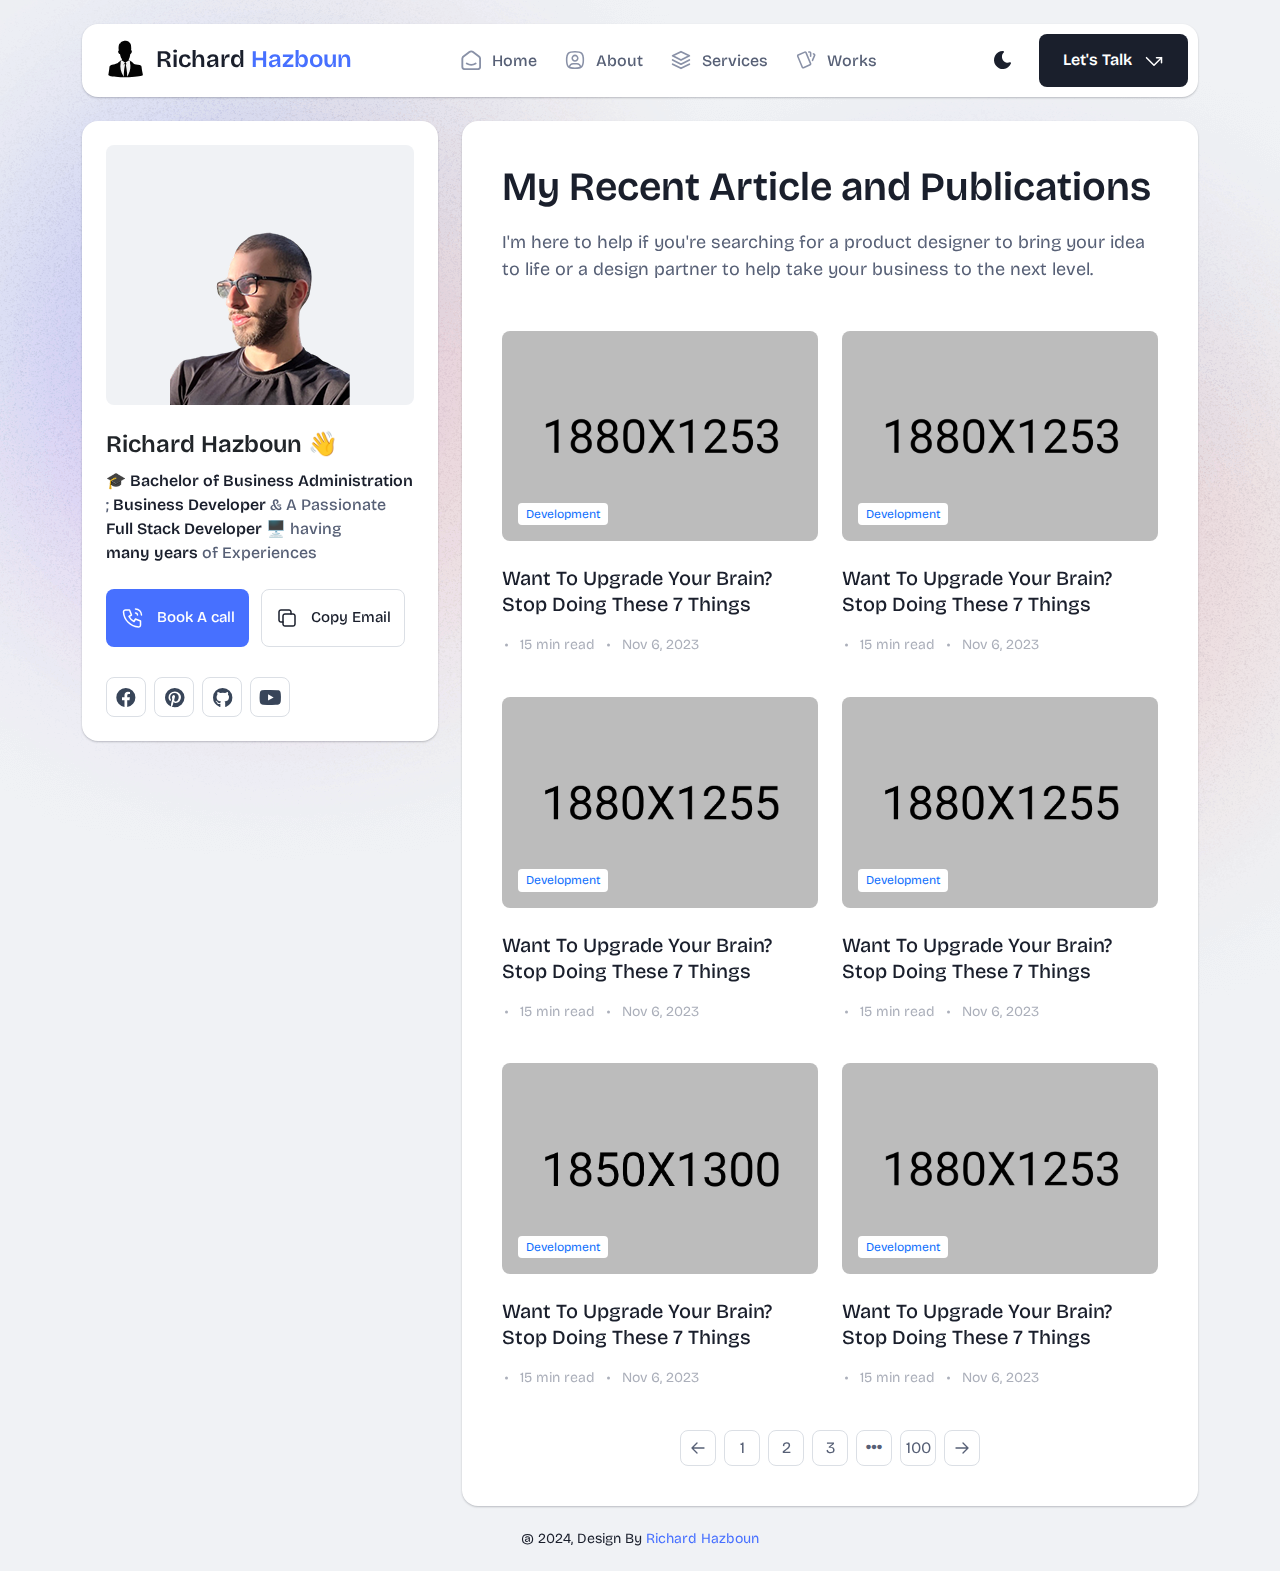
<file: blog.html>
<!DOCTYPE html>
<html lang="en">

<head>
  <meta charset="UTF-8">
  <meta http-equiv="X-UA-Compatible" content="IE=edge">
  <title>Richard Hazboun - Portfolio</title>
  <meta name="description" content="Richard Hazboun - Portfolio">
  <meta name="viewport" content="width=device-width, initial-scale=1">

  <link rel="shortcut icon" type="image/x-icon" href="assets/img/favicon.svg">
  <!-- Place favicon.ico in the root directory -->

  <!-- CSS here -->
  <link rel="stylesheet" href="assets/css/bootstrap.min.css">
  <link rel="stylesheet" href="assets/fontawsome/css/all.min.css">
  <link rel="stylesheet" href="assets/fontawsome/css/fontawesome.min.css">
  <link rel="stylesheet" href="assets/css/slick.css">
  <link rel="stylesheet" href="assets/css/magnific-popup.css">
  <link rel="stylesheet" href="assets/css/style.css">
  <link rel="stylesheet" href="assets/css/responsive.css">
</head>

<body>
  <div id="page-content">
    <!-- header part start -->
    <header class="header-area">
      <nav class="navbar">
        <div class="container">
          <div class="menu-container">
            <div class="logo">
              <a class="navbar-brand me-0" href="index.html">
                <img src="assets/img/favicon.svg" width="38" height="38" class="logo-icon" alt="Logo"/>
                <span>Richard <span class="primary">Hazboun</span></span>
              </a>
            </div>
            <div class="navbar-main d-flex flex-grow-1">
              <div class="logo inner-logo d-block d-xl-none">
                <a class="navbar-brand me-0" href="index.html">
                  <svg width="24" height="24" viewBox="0 0 24 24" fill="none" xmlns="http://www.w3.org/2000/svg">
                    <path
                      d="M0 1.5C0 1.10218 0.158035 0.720644 0.43934 0.43934C0.720644 0.158035 1.10218 0 1.5 0L9 0C9.39782 0 9.77936 0.158035 10.0607 0.43934C10.342 0.720644 10.5 1.10218 10.5 1.5V22.5C10.5 22.8978 10.342 23.2794 10.0607 23.5607C9.77936 23.842 9.39782 24 9 24H1.5C1.10218 24 0.720644 23.842 0.43934 23.5607C0.158035 23.2794 0 22.8978 0 22.5V1.5ZM13.5 1.5C13.5 1.10218 13.658 0.720644 13.9393 0.43934C14.2206 0.158035 14.6022 0 15 0L22.5 0C22.8978 0 23.2794 0.158035 23.5607 0.43934C23.842 0.720644 24 1.10218 24 1.5V9C24 9.39782 23.842 9.77936 23.5607 10.0607C23.2794 10.342 22.8978 10.5 22.5 10.5H15C14.6022 10.5 14.2206 10.342 13.9393 10.0607C13.658 9.77936 13.5 9.39782 13.5 9V1.5ZM13.5 15C13.5 14.6022 13.658 14.2206 13.9393 13.9393C14.2206 13.658 14.6022 13.5 15 13.5H22.5C22.8978 13.5 23.2794 13.658 23.5607 13.9393C23.842 14.2206 24 14.6022 24 15V22.5C24 22.8978 23.842 23.2794 23.5607 23.5607C23.2794 23.842 22.8978 24 22.5 24H15C14.6022 24 14.2206 23.842 13.9393 23.5607C13.658 23.2794 13.5 22.8978 13.5 22.5V15Z"
                      class="logo-icon" />
                  </svg>
                  <span>Richard<span class="primary">Hazboun</span></span>
                </a>
              </div>
              <ul class="navbar-info mx-auto">
                <li class="nav-item">
                  <a class="nav-link" aria-current="page" href="index.html">
                    <svg class="nav-icon" viewBox="0 0 15 15" fill="none" xmlns="http://www.w3.org/2000/svg">
                      <path
                        d="M13.475 4.92481L9.03083 1.46814C8.64082 1.16473 8.1608 1 7.66667 1C7.17254 1 6.69251 1.16473 6.3025 1.46814L1.8575 4.92481C1.59037 5.13254 1.37424 5.39858 1.22563 5.7026C1.07701 6.00662 0.99984 6.34058 1 6.67897V12.679C1 13.121 1.17559 13.5449 1.48816 13.8575C1.80072 14.17 2.22464 14.3456 2.66667 14.3456H12.6667C13.1087 14.3456 13.5326 14.17 13.8452 13.8575C14.1577 13.5449 14.3333 13.121 14.3333 12.679V6.67897C14.3333 5.99314 14.0167 5.34564 13.475 4.92481Z"
                        stroke-width="1.4" stroke-linecap="round" stroke-linejoin="round" />
                      <path d="M10.9753 10.1665C9.13359 11.2773 6.14859 11.2773 4.30859 10.1665" stroke-width="1.4"
                        stroke-linecap="round" stroke-linejoin="round" />
                    </svg>
                    <span>Home</span>
                  </a>
                </li>
                <li class="nav-item">
                  <a class="nav-link" href="about.html">
                    <svg class="nav-icon" viewBox="0 0 18 18" fill="none" xmlns="http://www.w3.org/2000/svg">
                      <path
                        d="M9 9.8335C9.66304 9.8335 10.2989 9.5701 10.7678 9.10126C11.2366 8.63242 11.5 7.99654 11.5 7.3335C11.5 6.67045 11.2366 6.03457 10.7678 5.56573C10.2989 5.09689 9.66304 4.8335 9 4.8335C8.33696 4.8335 7.70107 5.09689 7.23223 5.56573C6.76339 6.03457 6.5 6.67045 6.5 7.3335C6.5 7.99654 6.76339 8.63242 7.23223 9.10126C7.70107 9.5701 8.33696 9.8335 9 9.8335Z"
                        stroke-width="1.4" stroke-linecap="round" stroke-linejoin="round" />
                      <path
                        d="M9 1.5C15 1.5 16.5 3 16.5 9C16.5 15 15 16.5 9 16.5C3 16.5 1.5 15 1.5 9C1.5 3 3 1.5 9 1.5Z"
                        stroke-width="1.4" stroke-linecap="round" stroke-linejoin="round" />
                      <path
                        d="M4 15.7085V15.6668C4 14.7828 4.35119 13.9349 4.97631 13.3098C5.60143 12.6847 6.44928 12.3335 7.33333 12.3335H10.6667C11.5507 12.3335 12.3986 12.6847 13.0237 13.3098C13.6488 13.9349 14 14.7828 14 15.6668V15.7085"
                        stroke-width="1.4" stroke-linecap="round" stroke-linejoin="round" />
                    </svg>
                    About
                  </a>
                </li>
                <li class="nav-item">
                  <a class="nav-link" href="services.html">
                    <svg class="nav-icon" viewBox="0 0 16 16" fill="none" xmlns="http://www.w3.org/2000/svg">
                      <path d="M7.99967 1.3335L1.33301 4.66683L7.99967 8.00016L14.6663 4.66683L7.99967 1.3335Z"
                        stroke-width="1.4" stroke-linecap="round" stroke-linejoin="round" />
                      <path d="M1.33301 8L7.99967 11.3333L14.6663 8" stroke-width="1.4" stroke-linecap="round"
                        stroke-linejoin="round" />
                      <path d="M1.33301 11.3335L7.99967 14.6668L14.6663 11.3335" stroke-width="1.4"
                        stroke-linecap="round" stroke-linejoin="round" />
                    </svg>
                    Services
                  </a>
                </li>
                <li class="nav-item">
                  <a class="nav-link" href="portfolio.html">
                    <svg class="nav-icon" viewBox="0 0 18 17" fill="none" xmlns="http://www.w3.org/2000/svg">
                      <path
                        d="M2.00326 3.99733L7.95159 1.40649C8.04974 1.36442 8.15533 1.34243 8.26212 1.34181C8.3689 1.34119 8.47473 1.36196 8.57337 1.40289C8.67201 1.44382 8.76145 1.50408 8.83642 1.58013C8.9114 1.65617 8.97039 1.74646 9.00992 1.84566L13.1133 11.764C13.1985 11.9651 13.2014 12.1917 13.1213 12.3949C13.0412 12.5982 12.8845 12.7618 12.6849 12.8507L6.73742 15.4415C6.63922 15.4837 6.53356 15.5058 6.42668 15.5065C6.3198 15.5072 6.21387 15.4864 6.11514 15.4455C6.0164 15.4046 5.92688 15.3442 5.85184 15.2681C5.7768 15.192 5.71778 15.1016 5.67826 15.0023L1.57492 5.08316C1.48963 4.88204 1.48673 4.65546 1.56684 4.45222C1.64696 4.24898 1.80367 4.08616 2.00326 3.99733Z"
                        stroke-width="1.4" stroke-linecap="round" stroke-linejoin="round" />
                      <path
                        d="M11.5 1.3335H12.3333C12.5543 1.3335 12.7663 1.42129 12.9226 1.57757C13.0789 1.73385 13.1667 1.94582 13.1667 2.16683V5.0835"
                        stroke-width="1.4" stroke-linecap="round" stroke-linejoin="round" />
                      <path
                        d="M15.6663 3C15.8863 3.09333 16.0997 3.18083 16.3063 3.2625C16.5098 3.34882 16.6706 3.51241 16.7534 3.71729C16.8362 3.92217 16.8343 4.15155 16.748 4.355L14.833 8.83334"
                        stroke-width="1.4" stroke-linecap="round" stroke-linejoin="round" />
                    </svg>
                    Works
                  </a>
                </li>
              </ul>
              <div class="header-right-info d-flex align-items-center">
                <button class="theme-control-btn">
                  <span class="dark">
                    <svg width="24" height="24" viewBox="0 0 24 24" fill="none" xmlns="http://www.w3.org/2000/svg">
                      <path
                        d="M11.8005 3C10.207 3.0003 8.64356 3.44286 7.27683 4.28049C5.91011 5.11811 4.79139 6.31937 4.04002 7.75612C3.28865 9.19288 2.93281 10.8112 3.01046 12.4386C3.08811 14.0659 3.59633 15.6411 4.48091 16.9963C5.3655 18.3514 6.59326 19.4356 8.03324 20.1333C9.47322 20.8309 11.0714 21.1157 12.6573 20.9574C14.2432 20.7991 15.7573 20.2036 17.0381 19.2344C18.319 18.2652 19.3185 16.9587 19.9301 15.4542C20.2302 14.7162 19.5111 13.9746 18.7875 14.2752C17.5475 14.7888 16.1706 14.8418 14.8963 14.425C13.622 14.0082 12.5308 13.1479 11.8126 11.9937C11.0943 10.8396 10.7943 9.4645 10.9648 8.10764C11.1353 6.75077 11.7655 5.49792 12.7458 4.5669L12.8136 4.4949C13.2986 3.9279 12.913 3.0072 12.1464 3.0072H11.9122L11.8524 3.0018L11.7996 3H11.8005Z"
                        fill="#1A1F2C" />
                    </svg>
                    <small class="theme-text d-block d-xl-none">Change appearance</small>
                  </span>
                  <span class="light">
                    <svg width="24" height="24" viewBox="0 0 24 24" fill="none" xmlns="http://www.w3.org/2000/svg">
                      <path
                        d="M12 19C12.2449 19 12.4813 19.09 12.6644 19.2527C12.8474 19.4155 12.9643 19.6397 12.993 19.883L13 20V21C12.9997 21.2549 12.9021 21.5 12.7272 21.6854C12.5522 21.8707 12.313 21.9822 12.0586 21.9972C11.8042 22.0121 11.5536 21.9293 11.3582 21.7657C11.1627 21.6021 11.0371 21.3701 11.007 21.117L11 21V20C11 19.7348 11.1054 19.4804 11.2929 19.2929C11.4804 19.1054 11.7348 19 12 19Z"
                        fill="#FD7E41" />
                      <path
                        d="M18.3127 16.9099L18.4067 16.9929L19.1067 17.6929C19.2861 17.8729 19.3902 18.1144 19.398 18.3683C19.4057 18.6223 19.3165 18.8697 19.1485 19.0602C18.9804 19.2508 18.7462 19.3702 18.4933 19.3943C18.2403 19.4184 17.9877 19.3454 17.7867 19.1899L17.6927 19.1069L16.9927 18.4069C16.8202 18.2347 16.7165 18.0053 16.7012 17.7619C16.6859 17.5186 16.76 17.278 16.9097 17.0855C17.0593 16.893 17.2741 16.7618 17.5137 16.7166C17.7533 16.6713 18.0012 16.7152 18.2107 16.8399L18.3127 16.9099Z"
                        fill="#FD7E41" />
                      <path
                        d="M7.00747 16.993C7.17965 17.1652 7.28308 17.3943 7.29836 17.6373C7.31364 17.8803 7.23972 18.1206 7.09047 18.313L7.00747 18.407L6.30747 19.107C6.12751 19.2863 5.88604 19.3905 5.63209 19.3982C5.37814 19.406 5.13076 19.3168 4.94019 19.1487C4.74963 18.9807 4.63017 18.7464 4.60607 18.4935C4.58198 18.2406 4.65506 17.988 4.81047 17.787L4.89347 17.693L5.59347 16.993C5.781 16.8055 6.03531 16.7002 6.30047 16.7002C6.56563 16.7002 6.81994 16.8055 7.00747 16.993Z"
                        fill="#FD7E41" />
                      <path
                        d="M3.99987 11C4.25475 11.0003 4.4999 11.0979 4.68524 11.2728C4.87057 11.4478 4.9821 11.687 4.99704 11.9414C5.01198 12.1958 4.92919 12.4464 4.7656 12.6418C4.60201 12.8373 4.36996 12.9629 4.11687 12.993L3.99987 13H2.99987C2.74499 12.9997 2.49984 12.9021 2.3145 12.7272C2.12916 12.5522 2.01763 12.313 2.0027 12.0586C1.98776 11.8042 2.07054 11.5536 2.23413 11.3582C2.39772 11.1627 2.62977 11.0371 2.88287 11.007L2.99987 11H3.99987Z"
                        fill="#FD7E41" />
                      <path
                        d="M20.9999 11C21.2547 11.0003 21.4999 11.0979 21.6852 11.2728C21.8706 11.4478 21.9821 11.687 21.997 11.9414C22.012 12.1958 21.9292 12.4464 21.7656 12.6418C21.602 12.8373 21.37 12.9629 21.1169 12.993L20.9999 13H19.9999C19.745 12.9997 19.4998 12.9021 19.3145 12.7272C19.1292 12.5522 19.0176 12.313 19.0027 12.0586C18.9878 11.8042 19.0705 11.5536 19.2341 11.3582C19.3977 11.1627 19.6298 11.0371 19.8829 11.007L19.9999 11H20.9999Z"
                        fill="#FD7E41" />
                      <path
                        d="M6.21264 4.80985L6.30664 4.89285L7.00664 5.59285C7.18599 5.77281 7.29011 6.01429 7.29787 6.26824C7.30562 6.52219 7.21642 6.76957 7.04839 6.96013C6.88036 7.1507 6.64609 7.27016 6.39316 7.29425C6.14024 7.31834 5.88763 7.24526 5.68664 7.08985L5.59264 7.00685L4.89264 6.30685C4.72073 6.13453 4.61757 5.90543 4.6025 5.66248C4.58744 5.41954 4.6615 5.17945 4.8108 4.98721C4.9601 4.79497 5.1744 4.66378 5.41351 4.61824C5.65262 4.57271 5.90013 4.61594 6.10964 4.73985L6.21264 4.80985Z"
                        fill="#FD7E41" />
                      <path
                        d="M19.1071 4.89288C19.2793 5.06508 19.3827 5.29418 19.398 5.5372C19.4132 5.78023 19.3393 6.02048 19.1901 6.21288L19.1071 6.30688L18.4071 7.00688C18.2271 7.18623 17.9856 7.29036 17.7317 7.29811C17.4777 7.30587 17.2304 7.21667 17.0398 7.04864C16.8492 6.8806 16.7298 6.64633 16.7057 6.39341C16.6816 6.14049 16.7547 5.88788 16.9101 5.68688L16.9931 5.59288L17.6931 4.89288C17.8806 4.70541 18.1349 4.6001 18.4001 4.6001C18.6652 4.6001 18.9196 4.70541 19.1071 4.89288Z"
                        fill="#FD7E41" />
                      <path
                        d="M12 2C12.2449 2.00003 12.4813 2.08996 12.6644 2.25272C12.8474 2.41547 12.9643 2.63975 12.993 2.883L13 3V4C12.9997 4.25488 12.9021 4.50003 12.7272 4.68537C12.5522 4.8707 12.313 4.98223 12.0586 4.99717C11.8042 5.01211 11.5536 4.92933 11.3582 4.76573C11.1627 4.60214 11.0371 4.3701 11.007 4.117L11 4V3C11 2.73478 11.1054 2.48043 11.2929 2.29289C11.4804 2.10536 11.7348 2 12 2Z"
                        fill="#FD7E41" />
                      <path
                        d="M12 7C12.9797 6.99994 13.9378 7.28769 14.7553 7.8275C15.5729 8.36731 16.2138 9.1354 16.5986 10.0364C16.9833 10.9373 17.0949 11.9315 16.9195 12.8953C16.7441 13.8592 16.2893 14.7502 15.6118 15.4579C14.9343 16.1655 14.0638 16.6585 13.1085 16.8756C12.1532 17.0928 11.1552 17.0245 10.2383 16.6793C9.3215 16.334 8.52629 15.7271 7.95146 14.9338C7.37663 14.1405 7.04752 13.1958 7.005 12.217L7 12L7.005 11.783C7.06092 10.4958 7.61161 9.27978 8.54222 8.38866C9.47284 7.49754 10.7115 7.00007 12 7Z"
                        fill="#FD7E41" />
                    </svg>
                    <small class="theme-text d-block d-xl-none">Change appearance</small>
                  </span>
                </button>
                <a href="contact.html" class="lets-talk-btn">
                  Let's Talk
                  <svg class="icon" width="20" height="20" viewBox="0 0 20 20" fill="none"
                    xmlns="http://www.w3.org/2000/svg">
                    <path d="M17.5 11.6665V6.6665H12.5" stroke="white" stroke-width="1.5" stroke-linecap="round"
                      stroke-linejoin="round" />
                    <path d="M17.5 6.6665L10 14.1665L2.5 6.6665" stroke="white" stroke-width="1.5"
                      stroke-linecap="round" stroke-linejoin="round" />
                  </svg>
                </a>
              </div>
            </div>
            <div class="mobile-menu-overlay d-block d-lg-none"></div>
            <div class="mobile-menu-control-bar d-block d-xl-none">
              <button class="mobile-menu-control-bar">
                <i class="fas fa-bars"></i>
              </button>
            </div>
          </div>
        </div>
      </nav>
    </header>
    <!-- header part end -->

    <!-- main area part start -->
    <main>

      <section class="content-box-area mt-4">
        <div class="container">
          <div class="row g-4">
            <div class="col-xl-4">
              <div class="card profile-card">
                <div class="card-body">
                  <div class="image text-center">
                    <img src="assets/img/images/profile.png" alt="profile">
                  </div>
                  <div class="text">
                    <h3 class="card-title">Richard Hazboun 👋</h3>
                    <p>🎓 <span>Bachelor of Business Administration</span>; <span>Business Developer</span> & 
                      A Passionate <span>Full Stack Developer</span> 🖥️ having
                        <span>
                          many years</span> of Experiences</p>
                    <div class="common-button-groups">
                      <a class="btn btn-call" href="contact.html">
                        <svg class="icon" width="25" height="24" viewBox="0 0 25 24" fill="none"
                          xmlns="http://www.w3.org/2000/svg">
                          <path
                            d="M5.5 4H9.5L11.5 9L9 10.5C10.071 12.6715 11.8285 14.429 14 15.5L15.5 13L20.5 15V19C20.5 19.5304 20.2893 20.0391 19.9142 20.4142C19.5391 20.7893 19.0304 21 18.5 21C14.5993 20.763 10.9202 19.1065 8.15683 16.3432C5.3935 13.5798 3.73705 9.90074 3.5 6C3.5 5.46957 3.71071 4.96086 4.08579 4.58579C4.46086 4.21071 4.96957 4 5.5 4Z"
                            stroke="white" stroke-width="1.5" stroke-linecap="round" stroke-linejoin="round" />
                          <path
                            d="M15.5 7C16.0304 7 16.5391 7.21071 16.9142 7.58579C17.2893 7.96086 17.5 8.46957 17.5 9"
                            stroke="white" stroke-width="1.5" stroke-linecap="round" stroke-linejoin="round" />
                          <path d="M15.5 3C17.0913 3 18.6174 3.63214 19.7426 4.75736C20.8679 5.88258 21.5 7.4087 21.5 9"
                            stroke="white" stroke-width="1.5" stroke-linecap="round" stroke-linejoin="round" />
                        </svg>
                        Book A call
                      </a>
                      <button class="btn btn-copy" data-clipboard-text="richardwhazb@gmail.com">
                        <svg class="icon" width="24" height="24" viewBox="0 0 24 24" fill="none"
                          xmlns="http://www.w3.org/2000/svg">
                          <path
                            d="M8 10C8 9.46957 8.21071 8.96086 8.58579 8.58579C8.96086 8.21071 9.46957 8 10 8H18C18.5304 8 19.0391 8.21071 19.4142 8.58579C19.7893 8.96086 20 9.46957 20 10V18C20 18.5304 19.7893 19.0391 19.4142 19.4142C19.0391 19.7893 18.5304 20 18 20H10C9.46957 20 8.96086 19.7893 8.58579 19.4142C8.21071 19.0391 8 18.5304 8 18V10Z"
                            stroke-width="1.5" stroke-linecap="round" stroke-linejoin="round" />
                          <path
                            d="M16 8V6C16 5.46957 15.7893 4.96086 15.4142 4.58579C15.0391 4.21071 14.5304 4 14 4H6C5.46957 4 4.96086 4.21071 4.58579 4.58579C4.21071 4.96086 4 5.46957 4 6V14C4 14.5304 4.21071 15.0391 4.58579 15.4142C4.96086 15.7893 5.46957 16 6 16H8"
                            stroke-width="1.5" stroke-linecap="round" stroke-linejoin="round" />
                        </svg>
                        Copy Email
                      </button>
                    </div>
                    <div class="social-media-icon">
                      <ul class="list-unstyled">
                        <li><a href="#"><i class="fab fa-facebook"></i></a></li>
                        <li><a href="#"><i class="fab fa-pinterest"></i></a></li>
                        <li><a href="#"><i class="fab fa-github"></i></a></li>
                        <li><a href="#"><i class="fab fa-youtube"></i></a></li>
                      </ul>
                    </div>
                  </div>
                </div>
              </div>
            </div>
            <div class="col-xl-8">
              <div class="card content-box-card">
                <div class="card-body portfolio-card">
                  <div class="top-info">
                    <div class="text">
                      <h1 class="main-title">My Recent Article and Publications</h1>
                      <p>I'm here to help if you're searching for a product designer to bring your idea to life or a
                        design partner to help take your business to the next level.</p>
                    </div>
                  </div>
                  <div class="article-publications article-area">
                    <div class="article-publications-main">
                      <div class="row">
                        <div class="col-xl-6 col-lg-4 col-md-6">
                          <div class="article-publications-item">
                            <div class="image">
                              <a href="article.html" class="d-block w-100">
                                <img src="assets/img/blog/blog-img-1.jpg" alt="blog-img-1" class="img-fluid w-100">
                              </a>
                              <a href="article.html" class="tags">Development</a>
                            </div>
                            <div class="text">
                              <a href="article.html" class="title">Want To Upgrade Your Brain? Stop Doing These 7
                                Things</a>
                              <ul class="list-unstyled">
                                <li>15 min read</li>
                                <li>Nov 6, 2023</li>
                              </ul>
                            </div>
                          </div>
                        </div>
                        <div class="col-xl-6 col-lg-4 col-md-6">
                          <div class="article-publications-item">
                            <div class="image">
                              <a href="article.html" class="d-block w-100">
                                <img src="assets/img/blog/blog-img-2.jpg" alt="blog-img-2" class="img-fluid w-100">
                              </a>
                              <a href="article.html" class="tags">Development</a>
                            </div>
                            <div class="text">
                              <a href="article.html" class="title">Want To Upgrade Your Brain? Stop Doing These 7
                                Things</a>
                              <ul class="list-unstyled">
                                <li>15 min read</li>
                                <li>Nov 6, 2023</li>
                              </ul>
                            </div>
                          </div>
                        </div>
                        <div class="col-xl-6 col-lg-4 col-md-6">
                          <div class="article-publications-item">
                            <div class="image">
                              <a href="article.html" class="d-block w-100">
                                <img src="assets/img/blog/blog-img-3.jpg" alt="blog-img-3" class="img-fluid w-100">
                              </a>
                              <a href="article.html" class="tags">Development</a>
                            </div>
                            <div class="text">
                              <a href="article.html" class="title">Want To Upgrade Your Brain? Stop Doing These 7
                                Things</a>
                              <ul class="list-unstyled">
                                <li>15 min read</li>
                                <li>Nov 6, 2023</li>
                              </ul>
                            </div>
                          </div>
                        </div>
                        <div class="col-xl-6 col-lg-4 col-md-6">
                          <div class="article-publications-item">
                            <div class="image">
                              <a href="article.html" class="d-block w-100">
                                <img src="assets/img/blog/blog-img-4.jpg" alt="blog-img-4" class="img-fluid w-100">
                              </a>
                              <a href="article.html" class="tags">Development</a>
                            </div>
                            <div class="text">
                              <a href="article.html" class="title">Want To Upgrade Your Brain? Stop Doing These 7
                                Things</a>
                              <ul class="list-unstyled">
                                <li>15 min read</li>
                                <li>Nov 6, 2023</li>
                              </ul>
                            </div>
                          </div>
                        </div>
                        <div class="col-xl-6 col-lg-4 col-md-6">
                          <div class="article-publications-item">
                            <div class="image">
                              <a href="article.html" class="d-block w-100">
                                <img src="assets/img/blog/blog-img-5.jpg" alt="blog-img-5" class="img-fluid w-100">
                              </a>
                              <a href="article.html" class="tags">Development</a>
                            </div>
                            <div class="text">
                              <a href="article.html" class="title">Want To Upgrade Your Brain? Stop Doing These 7
                                Things</a>
                              <ul class="list-unstyled">
                                <li>15 min read</li>
                                <li>Nov 6, 2023</li>
                              </ul>
                            </div>
                          </div>
                        </div>
                        <div class="col-xl-6 col-lg-4 col-md-6">
                          <div class="article-publications-item">
                            <div class="image">
                              <a href="article.html" class="d-block w-100">
                                <img src="assets/img/blog/blog-img-6.jpg" alt="blog-img-6" class="img-fluid w-100">
                              </a>
                              <a href="article.html" class="tags">Development</a>
                            </div>
                            <div class="text">
                              <a href="article.html" class="title">Want To Upgrade Your Brain? Stop Doing These 7
                                Things</a>
                              <ul class="list-unstyled">
                                <li>15 min read</li>
                                <li>Nov 6, 2023</li>
                              </ul>
                            </div>
                          </div>
                        </div>
                      </div>
                    </div>
                  </div>
                  <div class="pagination">
                    <ul class="list-unstyled">
                      <li class="prev">
                        <button>
                          <svg class="icon" xmlns="http://www.w3.org/2000/svg" fill="none" viewBox="0 0 24 24"
                            stroke-width="2" stroke="currentColor">
                            <path stroke-linecap="round" stroke-linejoin="round"
                              d="M10.5 19.5 3 12m0 0 7.5-7.5M3 12h18">
                            </path>
                          </svg>
                        </button>
                      </li>
                      <li><button>1</button></li>
                      <li><button>2</button></li>
                      <li><button>3</button></li>
                      <li>
                        <button class="next-page-btn">
                          <span class="dots"><i class="fas fa-ellipsis-h"></i></span>
                          <span class="next-page">
                            <svg class="icon icon-arrow-right" xmlns="http://www.w3.org/2000/svg" width="24" height="24"
                              viewBox="0 0 24 24" fill="none" stroke="currentColor" stroke-width="2"
                              stroke-linecap="round" stroke-linejoin="round">
                              <path d="m6 17 5-5-5-5"></path>
                              <path d="m13 17 5-5-5-5"></path>
                            </svg>
                          </span>
                          <span class="next-page-number">Next 4 pages</span>
                        </button>
                      </li>
                      <li><button>100</button></li>
                      <li class="next">
                        <button>
                          <svg class="icon" xmlns="http://www.w3.org/2000/svg" fill="none" viewBox="0 0 24 24"
                            stroke-width="2" stroke="currentColor">
                            <path stroke-linecap="round" stroke-linejoin="round"
                              d="M13.5 4.5 21 12m0 0-7.5 7.5M21 12H3">
                            </path>
                          </svg>
                        </button>
                      </li>
                    </ul>
                  </div>
                </div>
              </div>
            </div>
          </div>
        </div>
      </section>

      <!-- background shape area start -->
      <div class="background-shapes">
        <div class="shape-1 common-shape">
          <img src="assets/img/bg/banner-shape-1.png" alt="banner-shape-1">
        </div>
        <div class="shape-2 common-shape">
          <img src="assets/img/bg/banner-shape-1.png" alt="banner-shape-1">
        </div>
        <div class="threed-shape-1 move-with-cursor" data-value="1">
          <img src="assets/img/bg/object-3d-1.png" alt="object-3d-1">
        </div>
        <div class="threed-shape-2 move-with-cursor" data-value="1">
          <img src="assets/img/bg/object-3d-2.png" alt="object-3d-2">
        </div>
      </div>
      <!-- background shape area end -->
    </main>
    <!-- main area part end -->

    <!-- footer part start -->
    <footer class="footer-area">
      <div class="container">
        <div class="text text-center">
          <p>@ 2024, Design By <a href="#">Richard Hazboun</a></p>
        </div>
      </div>
    </footer>
    <!-- footer part end -->
  </div>

  <!-- JS here -->
  <script src="assets/js/vendor/jquery-3.6.0.min.js"></script>
  <script src="assets/js/bootstrap.bundle.min.js"></script>
  <script src="assets/js/jquery.magnific-popup.min.js"></script>
  <script src="assets/js/ajax-form.js"></script>
  <script src="assets/js/clipboard.min.js"></script>
  <script src="assets/js/slick.min.js"></script>
  <script src="assets/js/script.js"></script>
</body>


</html>
</file>
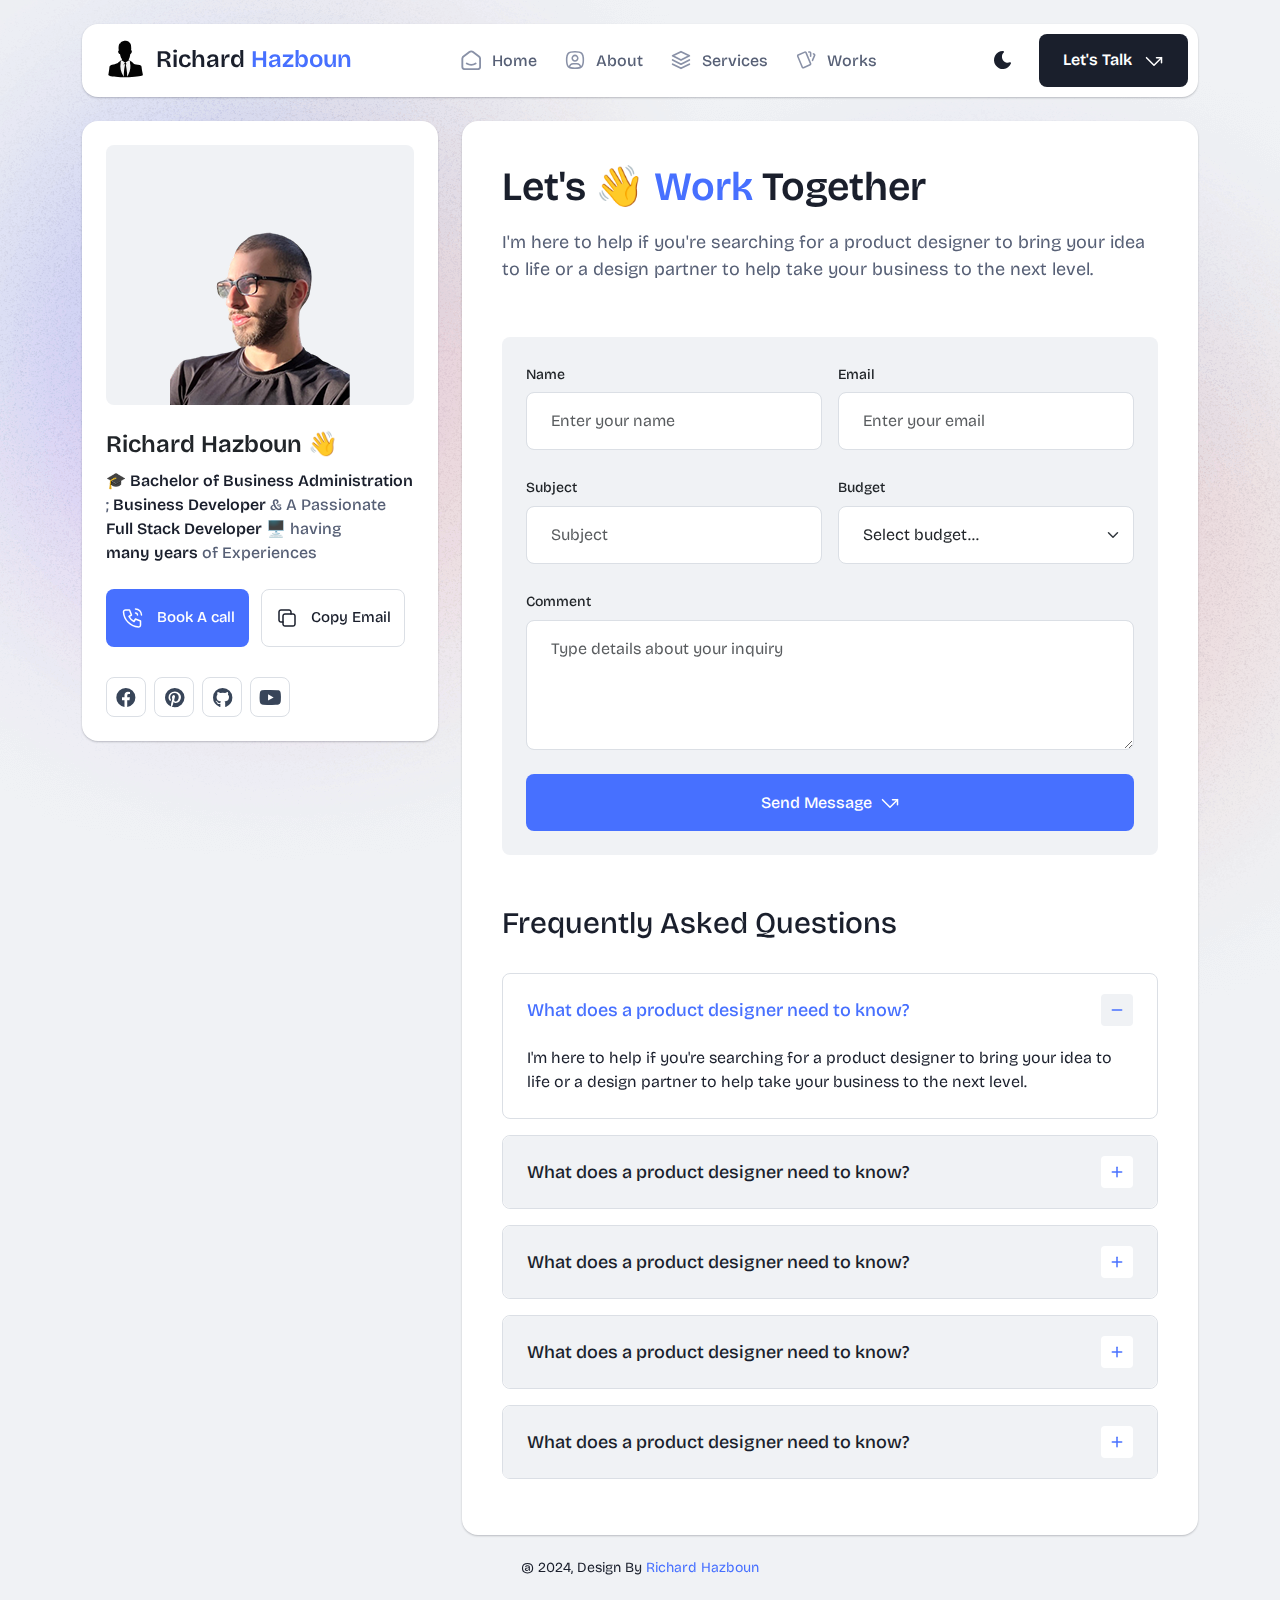
<file: contact.html>
<!DOCTYPE html>
<html lang="en">

<head>
  <meta charset="UTF-8">
  <meta http-equiv="X-UA-Compatible" content="IE=edge">
  <title>Richard Hazboun - Portfolio</title>
  <meta name="description" content="Richard Hazboun - Portfolio">
  <meta name="viewport" content="width=device-width, initial-scale=1">

  <link rel="shortcut icon" type="image/x-icon" href="assets/img/favicon.svg">
  <!-- Place favicon.ico in the root directory -->

  <!-- CSS here -->
  <link rel="stylesheet" href="assets/css/bootstrap.min.css">
  <link rel="stylesheet" href="assets/fontawsome/css/all.min.css">
  <link rel="stylesheet" href="assets/fontawsome/css/fontawesome.min.css">
  <link rel="stylesheet" href="assets/css/slick.css">
  <link rel="stylesheet" href="assets/css/magnific-popup.css">
  <link rel="stylesheet" href="assets/css/style.css">
  <link rel="stylesheet" href="assets/css/responsive.css">
</head>

<body>
  <div id="page-content">
    <!-- header part start -->
    <header class="header-area">
      <nav class="navbar">
        <div class="container">
          <div class="menu-container">
            <div class="logo">
              <a class="navbar-brand me-0" href="index.html">
                <img src="assets/img/favicon.svg" width="38" height="38" class="logo-icon" alt="Logo"/>
                <span>Richard <span class="primary">Hazboun</span></span>
              </a>
            </div>
            <div class="navbar-main d-flex flex-grow-1">
              <div class="logo inner-logo d-block d-xl-none">
                <a class="navbar-brand me-0" href="index.html">
                  <svg width="24" height="24" viewBox="0 0 24 24" fill="none" xmlns="http://www.w3.org/2000/svg">
                    <path
                      d="M0 1.5C0 1.10218 0.158035 0.720644 0.43934 0.43934C0.720644 0.158035 1.10218 0 1.5 0L9 0C9.39782 0 9.77936 0.158035 10.0607 0.43934C10.342 0.720644 10.5 1.10218 10.5 1.5V22.5C10.5 22.8978 10.342 23.2794 10.0607 23.5607C9.77936 23.842 9.39782 24 9 24H1.5C1.10218 24 0.720644 23.842 0.43934 23.5607C0.158035 23.2794 0 22.8978 0 22.5V1.5ZM13.5 1.5C13.5 1.10218 13.658 0.720644 13.9393 0.43934C14.2206 0.158035 14.6022 0 15 0L22.5 0C22.8978 0 23.2794 0.158035 23.5607 0.43934C23.842 0.720644 24 1.10218 24 1.5V9C24 9.39782 23.842 9.77936 23.5607 10.0607C23.2794 10.342 22.8978 10.5 22.5 10.5H15C14.6022 10.5 14.2206 10.342 13.9393 10.0607C13.658 9.77936 13.5 9.39782 13.5 9V1.5ZM13.5 15C13.5 14.6022 13.658 14.2206 13.9393 13.9393C14.2206 13.658 14.6022 13.5 15 13.5H22.5C22.8978 13.5 23.2794 13.658 23.5607 13.9393C23.842 14.2206 24 14.6022 24 15V22.5C24 22.8978 23.842 23.2794 23.5607 23.5607C23.2794 23.842 22.8978 24 22.5 24H15C14.6022 24 14.2206 23.842 13.9393 23.5607C13.658 23.2794 13.5 22.8978 13.5 22.5V15Z"
                      class="logo-icon" />
                  </svg>
                  <span>Richard<span class="primary">Hazboun</span></span>
                </a>
              </div>
              <ul class="navbar-info mx-auto">
                <li class="nav-item">
                  <a class="nav-link" aria-current="page" href="index.html">
                    <svg class="nav-icon" viewBox="0 0 15 15" fill="none" xmlns="http://www.w3.org/2000/svg">
                      <path
                        d="M13.475 4.92481L9.03083 1.46814C8.64082 1.16473 8.1608 1 7.66667 1C7.17254 1 6.69251 1.16473 6.3025 1.46814L1.8575 4.92481C1.59037 5.13254 1.37424 5.39858 1.22563 5.7026C1.07701 6.00662 0.99984 6.34058 1 6.67897V12.679C1 13.121 1.17559 13.5449 1.48816 13.8575C1.80072 14.17 2.22464 14.3456 2.66667 14.3456H12.6667C13.1087 14.3456 13.5326 14.17 13.8452 13.8575C14.1577 13.5449 14.3333 13.121 14.3333 12.679V6.67897C14.3333 5.99314 14.0167 5.34564 13.475 4.92481Z"
                        stroke-width="1.4" stroke-linecap="round" stroke-linejoin="round" />
                      <path d="M10.9753 10.1665C9.13359 11.2773 6.14859 11.2773 4.30859 10.1665" stroke-width="1.4"
                        stroke-linecap="round" stroke-linejoin="round" />
                    </svg>

                    <span>Home</span>
                  </a>
                </li>
                <li class="nav-item">
                  <a class="nav-link" href="about.html">
                    <svg class="nav-icon" viewBox="0 0 18 18" fill="none" xmlns="http://www.w3.org/2000/svg">
                      <path
                        d="M9 9.8335C9.66304 9.8335 10.2989 9.5701 10.7678 9.10126C11.2366 8.63242 11.5 7.99654 11.5 7.3335C11.5 6.67045 11.2366 6.03457 10.7678 5.56573C10.2989 5.09689 9.66304 4.8335 9 4.8335C8.33696 4.8335 7.70107 5.09689 7.23223 5.56573C6.76339 6.03457 6.5 6.67045 6.5 7.3335C6.5 7.99654 6.76339 8.63242 7.23223 9.10126C7.70107 9.5701 8.33696 9.8335 9 9.8335Z"
                        stroke-width="1.4" stroke-linecap="round" stroke-linejoin="round" />
                      <path
                        d="M9 1.5C15 1.5 16.5 3 16.5 9C16.5 15 15 16.5 9 16.5C3 16.5 1.5 15 1.5 9C1.5 3 3 1.5 9 1.5Z"
                        stroke-width="1.4" stroke-linecap="round" stroke-linejoin="round" />
                      <path
                        d="M4 15.7085V15.6668C4 14.7828 4.35119 13.9349 4.97631 13.3098C5.60143 12.6847 6.44928 12.3335 7.33333 12.3335H10.6667C11.5507 12.3335 12.3986 12.6847 13.0237 13.3098C13.6488 13.9349 14 14.7828 14 15.6668V15.7085"
                        stroke-width="1.4" stroke-linecap="round" stroke-linejoin="round" />
                    </svg>
                    About
                  </a>
                </li>
                <li class="nav-item">
                  <a class="nav-link" href="services.html">
                    <svg class="nav-icon" viewBox="0 0 16 16" fill="none" xmlns="http://www.w3.org/2000/svg">
                      <path d="M7.99967 1.3335L1.33301 4.66683L7.99967 8.00016L14.6663 4.66683L7.99967 1.3335Z"
                        stroke-width="1.4" stroke-linecap="round" stroke-linejoin="round" />
                      <path d="M1.33301 8L7.99967 11.3333L14.6663 8" stroke-width="1.4" stroke-linecap="round"
                        stroke-linejoin="round" />
                      <path d="M1.33301 11.3335L7.99967 14.6668L14.6663 11.3335" stroke-width="1.4"
                        stroke-linecap="round" stroke-linejoin="round" />
                    </svg>
                    Services
                  </a>
                </li>
                <li class="nav-item">
                  <a class="nav-link" href="portfolio.html">
                    <svg class="nav-icon" viewBox="0 0 18 17" fill="none" xmlns="http://www.w3.org/2000/svg">
                      <path
                        d="M2.00326 3.99733L7.95159 1.40649C8.04974 1.36442 8.15533 1.34243 8.26212 1.34181C8.3689 1.34119 8.47473 1.36196 8.57337 1.40289C8.67201 1.44382 8.76145 1.50408 8.83642 1.58013C8.9114 1.65617 8.97039 1.74646 9.00992 1.84566L13.1133 11.764C13.1985 11.9651 13.2014 12.1917 13.1213 12.3949C13.0412 12.5982 12.8845 12.7618 12.6849 12.8507L6.73742 15.4415C6.63922 15.4837 6.53356 15.5058 6.42668 15.5065C6.3198 15.5072 6.21387 15.4864 6.11514 15.4455C6.0164 15.4046 5.92688 15.3442 5.85184 15.2681C5.7768 15.192 5.71778 15.1016 5.67826 15.0023L1.57492 5.08316C1.48963 4.88204 1.48673 4.65546 1.56684 4.45222C1.64696 4.24898 1.80367 4.08616 2.00326 3.99733Z"
                        stroke-width="1.4" stroke-linecap="round" stroke-linejoin="round" />
                      <path
                        d="M11.5 1.3335H12.3333C12.5543 1.3335 12.7663 1.42129 12.9226 1.57757C13.0789 1.73385 13.1667 1.94582 13.1667 2.16683V5.0835"
                        stroke-width="1.4" stroke-linecap="round" stroke-linejoin="round" />
                      <path
                        d="M15.6663 3C15.8863 3.09333 16.0997 3.18083 16.3063 3.2625C16.5098 3.34882 16.6706 3.51241 16.7534 3.71729C16.8362 3.92217 16.8343 4.15155 16.748 4.355L14.833 8.83334"
                        stroke-width="1.4" stroke-linecap="round" stroke-linejoin="round" />
                    </svg>
                    Works
                  </a>
                </li>
              </ul>
              <div class="header-right-info d-flex align-items-center">
                <button class="theme-control-btn">
                  <span class="dark">
                    <svg width="24" height="24" viewBox="0 0 24 24" fill="none" xmlns="http://www.w3.org/2000/svg">
                      <path
                        d="M11.8005 3C10.207 3.0003 8.64356 3.44286 7.27683 4.28049C5.91011 5.11811 4.79139 6.31937 4.04002 7.75612C3.28865 9.19288 2.93281 10.8112 3.01046 12.4386C3.08811 14.0659 3.59633 15.6411 4.48091 16.9963C5.3655 18.3514 6.59326 19.4356 8.03324 20.1333C9.47322 20.8309 11.0714 21.1157 12.6573 20.9574C14.2432 20.7991 15.7573 20.2036 17.0381 19.2344C18.319 18.2652 19.3185 16.9587 19.9301 15.4542C20.2302 14.7162 19.5111 13.9746 18.7875 14.2752C17.5475 14.7888 16.1706 14.8418 14.8963 14.425C13.622 14.0082 12.5308 13.1479 11.8126 11.9937C11.0943 10.8396 10.7943 9.4645 10.9648 8.10764C11.1353 6.75077 11.7655 5.49792 12.7458 4.5669L12.8136 4.4949C13.2986 3.9279 12.913 3.0072 12.1464 3.0072H11.9122L11.8524 3.0018L11.7996 3H11.8005Z"
                        fill="#1A1F2C" />
                    </svg>
                    <small class="theme-text d-block d-xl-none">Change appearance</small>
                  </span>
                  <span class="light">
                    <svg width="24" height="24" viewBox="0 0 24 24" fill="none" xmlns="http://www.w3.org/2000/svg">
                      <path
                        d="M12 19C12.2449 19 12.4813 19.09 12.6644 19.2527C12.8474 19.4155 12.9643 19.6397 12.993 19.883L13 20V21C12.9997 21.2549 12.9021 21.5 12.7272 21.6854C12.5522 21.8707 12.313 21.9822 12.0586 21.9972C11.8042 22.0121 11.5536 21.9293 11.3582 21.7657C11.1627 21.6021 11.0371 21.3701 11.007 21.117L11 21V20C11 19.7348 11.1054 19.4804 11.2929 19.2929C11.4804 19.1054 11.7348 19 12 19Z"
                        fill="#FD7E41" />
                      <path
                        d="M18.3127 16.9099L18.4067 16.9929L19.1067 17.6929C19.2861 17.8729 19.3902 18.1144 19.398 18.3683C19.4057 18.6223 19.3165 18.8697 19.1485 19.0602C18.9804 19.2508 18.7462 19.3702 18.4933 19.3943C18.2403 19.4184 17.9877 19.3454 17.7867 19.1899L17.6927 19.1069L16.9927 18.4069C16.8202 18.2347 16.7165 18.0053 16.7012 17.7619C16.6859 17.5186 16.76 17.278 16.9097 17.0855C17.0593 16.893 17.2741 16.7618 17.5137 16.7166C17.7533 16.6713 18.0012 16.7152 18.2107 16.8399L18.3127 16.9099Z"
                        fill="#FD7E41" />
                      <path
                        d="M7.00747 16.993C7.17965 17.1652 7.28308 17.3943 7.29836 17.6373C7.31364 17.8803 7.23972 18.1206 7.09047 18.313L7.00747 18.407L6.30747 19.107C6.12751 19.2863 5.88604 19.3905 5.63209 19.3982C5.37814 19.406 5.13076 19.3168 4.94019 19.1487C4.74963 18.9807 4.63017 18.7464 4.60607 18.4935C4.58198 18.2406 4.65506 17.988 4.81047 17.787L4.89347 17.693L5.59347 16.993C5.781 16.8055 6.03531 16.7002 6.30047 16.7002C6.56563 16.7002 6.81994 16.8055 7.00747 16.993Z"
                        fill="#FD7E41" />
                      <path
                        d="M3.99987 11C4.25475 11.0003 4.4999 11.0979 4.68524 11.2728C4.87057 11.4478 4.9821 11.687 4.99704 11.9414C5.01198 12.1958 4.92919 12.4464 4.7656 12.6418C4.60201 12.8373 4.36996 12.9629 4.11687 12.993L3.99987 13H2.99987C2.74499 12.9997 2.49984 12.9021 2.3145 12.7272C2.12916 12.5522 2.01763 12.313 2.0027 12.0586C1.98776 11.8042 2.07054 11.5536 2.23413 11.3582C2.39772 11.1627 2.62977 11.0371 2.88287 11.007L2.99987 11H3.99987Z"
                        fill="#FD7E41" />
                      <path
                        d="M20.9999 11C21.2547 11.0003 21.4999 11.0979 21.6852 11.2728C21.8706 11.4478 21.9821 11.687 21.997 11.9414C22.012 12.1958 21.9292 12.4464 21.7656 12.6418C21.602 12.8373 21.37 12.9629 21.1169 12.993L20.9999 13H19.9999C19.745 12.9997 19.4998 12.9021 19.3145 12.7272C19.1292 12.5522 19.0176 12.313 19.0027 12.0586C18.9878 11.8042 19.0705 11.5536 19.2341 11.3582C19.3977 11.1627 19.6298 11.0371 19.8829 11.007L19.9999 11H20.9999Z"
                        fill="#FD7E41" />
                      <path
                        d="M6.21264 4.80985L6.30664 4.89285L7.00664 5.59285C7.18599 5.77281 7.29011 6.01429 7.29787 6.26824C7.30562 6.52219 7.21642 6.76957 7.04839 6.96013C6.88036 7.1507 6.64609 7.27016 6.39316 7.29425C6.14024 7.31834 5.88763 7.24526 5.68664 7.08985L5.59264 7.00685L4.89264 6.30685C4.72073 6.13453 4.61757 5.90543 4.6025 5.66248C4.58744 5.41954 4.6615 5.17945 4.8108 4.98721C4.9601 4.79497 5.1744 4.66378 5.41351 4.61824C5.65262 4.57271 5.90013 4.61594 6.10964 4.73985L6.21264 4.80985Z"
                        fill="#FD7E41" />
                      <path
                        d="M19.1071 4.89288C19.2793 5.06508 19.3827 5.29418 19.398 5.5372C19.4132 5.78023 19.3393 6.02048 19.1901 6.21288L19.1071 6.30688L18.4071 7.00688C18.2271 7.18623 17.9856 7.29036 17.7317 7.29811C17.4777 7.30587 17.2304 7.21667 17.0398 7.04864C16.8492 6.8806 16.7298 6.64633 16.7057 6.39341C16.6816 6.14049 16.7547 5.88788 16.9101 5.68688L16.9931 5.59288L17.6931 4.89288C17.8806 4.70541 18.1349 4.6001 18.4001 4.6001C18.6652 4.6001 18.9196 4.70541 19.1071 4.89288Z"
                        fill="#FD7E41" />
                      <path
                        d="M12 2C12.2449 2.00003 12.4813 2.08996 12.6644 2.25272C12.8474 2.41547 12.9643 2.63975 12.993 2.883L13 3V4C12.9997 4.25488 12.9021 4.50003 12.7272 4.68537C12.5522 4.8707 12.313 4.98223 12.0586 4.99717C11.8042 5.01211 11.5536 4.92933 11.3582 4.76573C11.1627 4.60214 11.0371 4.3701 11.007 4.117L11 4V3C11 2.73478 11.1054 2.48043 11.2929 2.29289C11.4804 2.10536 11.7348 2 12 2Z"
                        fill="#FD7E41" />
                      <path
                        d="M12 7C12.9797 6.99994 13.9378 7.28769 14.7553 7.8275C15.5729 8.36731 16.2138 9.1354 16.5986 10.0364C16.9833 10.9373 17.0949 11.9315 16.9195 12.8953C16.7441 13.8592 16.2893 14.7502 15.6118 15.4579C14.9343 16.1655 14.0638 16.6585 13.1085 16.8756C12.1532 17.0928 11.1552 17.0245 10.2383 16.6793C9.3215 16.334 8.52629 15.7271 7.95146 14.9338C7.37663 14.1405 7.04752 13.1958 7.005 12.217L7 12L7.005 11.783C7.06092 10.4958 7.61161 9.27978 8.54222 8.38866C9.47284 7.49754 10.7115 7.00007 12 7Z"
                        fill="#FD7E41" />
                    </svg>
                    <small class="theme-text d-block d-xl-none">Change appearance</small>
                  </span>
                </button>
                <a href="contact.html" class="lets-talk-btn">
                  Let's Talk
                  <svg class="icon" width="20" height="20" viewBox="0 0 20 20" fill="none"
                    xmlns="http://www.w3.org/2000/svg">
                    <path d="M17.5 11.6665V6.6665H12.5" stroke="white" stroke-width="1.5" stroke-linecap="round"
                      stroke-linejoin="round" />
                    <path d="M17.5 6.6665L10 14.1665L2.5 6.6665" stroke="white" stroke-width="1.5"
                      stroke-linecap="round" stroke-linejoin="round" />
                  </svg>
                </a>
              </div>
            </div>
            <div class="mobile-menu-overlay d-block d-lg-none"></div>
            <div class="mobile-menu-control-bar d-block d-xl-none">
              <button class="mobile-menu-control-bar">
                <i class="fas fa-bars"></i>
              </button>
            </div>
          </div>
        </div>
      </nav>
    </header>
    <!-- header part end -->

    <!-- main area part start -->
    <main>

      <section class="content-box-area mt-4">
        <div class="container">
          <div class="row g-4">
            <div class="col-xl-4">
              <div class="card profile-card">
                <div class="card-body">
                  <div class="image text-center">
                    <img src="assets/img/images/profile.png" alt="profile">
                  </div>
                  <div class="text">
                    <h3 class="card-title">Richard Hazboun 👋</h3>
                    <p>🎓 <span>Bachelor of Business Administration</span>; <span>Business Developer</span> & 
                      A Passionate <span>Full Stack Developer</span> 🖥️ having
                        <span>
                          many years</span> of Experiences</p>
                    <div class="common-button-groups">
                      <a class="btn btn-call" href="contact.html">
                        <svg class="icon" width="25" height="24" viewBox="0 0 25 24" fill="none"
                          xmlns="http://www.w3.org/2000/svg">
                          <path
                            d="M5.5 4H9.5L11.5 9L9 10.5C10.071 12.6715 11.8285 14.429 14 15.5L15.5 13L20.5 15V19C20.5 19.5304 20.2893 20.0391 19.9142 20.4142C19.5391 20.7893 19.0304 21 18.5 21C14.5993 20.763 10.9202 19.1065 8.15683 16.3432C5.3935 13.5798 3.73705 9.90074 3.5 6C3.5 5.46957 3.71071 4.96086 4.08579 4.58579C4.46086 4.21071 4.96957 4 5.5 4Z"
                            stroke="white" stroke-width="1.5" stroke-linecap="round" stroke-linejoin="round" />
                          <path
                            d="M15.5 7C16.0304 7 16.5391 7.21071 16.9142 7.58579C17.2893 7.96086 17.5 8.46957 17.5 9"
                            stroke="white" stroke-width="1.5" stroke-linecap="round" stroke-linejoin="round" />
                          <path d="M15.5 3C17.0913 3 18.6174 3.63214 19.7426 4.75736C20.8679 5.88258 21.5 7.4087 21.5 9"
                            stroke="white" stroke-width="1.5" stroke-linecap="round" stroke-linejoin="round" />
                        </svg>
                        Book A call
                      </a>
                      <button class="btn btn-copy" data-clipboard-text="richardwhazb@gmail.com">
                        <svg class="icon" width="24" height="24" viewBox="0 0 24 24" fill="none"
                          xmlns="http://www.w3.org/2000/svg">
                          <path
                            d="M8 10C8 9.46957 8.21071 8.96086 8.58579 8.58579C8.96086 8.21071 9.46957 8 10 8H18C18.5304 8 19.0391 8.21071 19.4142 8.58579C19.7893 8.96086 20 9.46957 20 10V18C20 18.5304 19.7893 19.0391 19.4142 19.4142C19.0391 19.7893 18.5304 20 18 20H10C9.46957 20 8.96086 19.7893 8.58579 19.4142C8.21071 19.0391 8 18.5304 8 18V10Z"
                            stroke-width="1.5" stroke-linecap="round" stroke-linejoin="round" />
                          <path
                            d="M16 8V6C16 5.46957 15.7893 4.96086 15.4142 4.58579C15.0391 4.21071 14.5304 4 14 4H6C5.46957 4 4.96086 4.21071 4.58579 4.58579C4.21071 4.96086 4 5.46957 4 6V14C4 14.5304 4.21071 15.0391 4.58579 15.4142C4.96086 15.7893 5.46957 16 6 16H8"
                            stroke-width="1.5" stroke-linecap="round" stroke-linejoin="round" />
                        </svg>
                        Copy Email
                      </button>
                    </div>
                    <div class="social-media-icon">
                      <ul class="list-unstyled">
                        <li><a href="#"><i class="fab fa-facebook"></i></a></li>
                        <li><a href="#"><i class="fab fa-pinterest"></i></a></li>
                        <li><a href="#"><i class="fab fa-github"></i></a></li>
                        <li><a href="#"><i class="fab fa-youtube"></i></a></li>
                      </ul>
                    </div>
                  </div>
                </div>
              </div>
            </div>
            <div class="col-xl-8">
              <div class="card content-box-card">
                <div class="card-body portfolio-card contact-card">
                  <div class="top-info">
                    <div class="text">
                      <h1 class="main-title">Let's 👋 <span>Work</span> Together</h1>
                      <p>I'm here to help if you're searching for a product designer to bring your idea to life or a
                        design partner to help take your business to the next level.</p>
                    </div>
                  </div>
                  <div class="contact-area">
                    <div class="leave-comments-area">
                      <div class="comments-box">
                        <form id="contact-form" action="https://formspree.io/f/mwpkllkr" method="POST">
                          <div class="row gx-3">
                            <div class="col-md-6">
                              <div class="mb-4">
                                <label class="form-label">Name</label>
                                <input name="name" required type="text" class="form-control shadow-none" placeholder="Enter your name">
                              </div>
                            </div>
                            <div class="col-md-6">
                              <div class="mb-4">
                                <label class="form-label">Email</label>
                                <input name="email" required type="email" class="form-control shadow-none" placeholder="Enter your email">
                              </div>
                            </div>
                            <div class="col-md-6">
                              <div class="mb-4">
                                <label class="form-label">Subject</label>
                                <input name="subject" required type="text" class="form-control shadow-none" placeholder="Subject">
                              </div>
                            </div>
                            <div class="col-md-6">
                              <div class="mb-4">
                                <label class="form-label">Budget</label>
                                <select name="budget" required class="form-select shadow-none">
                                  <option disabled selected>Select budget...</option>
                                  <option value="$300">$300</option>
                                  <option value="$500 - $1000">$500 - $1000</option>
                                  <option value="$1000 - $2000">$1000 - $2000</option>
                                  <option value="$2000">$2000+</option>
                                </select>
                              </div>
                            </div>
                            <div class="col-md-12">
                              <div class="mb-4">
                                <label class="form-label">Comment</label>
                                <textarea name="message" class="form-control shadow-none" rows="4"
                                  placeholder="Type details about your inquiry"></textarea>
                              </div>
                            </div>
                            <input type="hidden" name="_replyto" value="richardwhazb@gmail.com">
                            <div class="col-md-12">
                              <button class="submit-btn" type="submit">
                                Send Message
                                <svg class="icon" width="20" height="20" viewBox="0 0 20 20" fill="none"
                                  xmlns="http://www.w3.org/2000/svg">
                                  <path d="M17.5 11.6665V6.6665H12.5" stroke="white" stroke-width="1.5"
                                    stroke-linecap="round" stroke-linejoin="round"></path>
                                  <path d="M17.5 6.6665L10 14.1665L2.5 6.6665" stroke="white" stroke-width="1.5"
                                    stroke-linecap="round" stroke-linejoin="round"></path>
                                </svg>
                              </button>
                            </div>
                          </div>
                        </form>
                        <div id="success-message" class="ajax-response mb-0" style="display:none; color: green; margin-top: 20px;">
                          Thank you! Your message has been successfully sent.
                        </div>
                        <script>
                          document.getElementById('contact-form').addEventListener('submit', function(event) {
                         event.preventDefault(); // Prevent the default form submission
  
                        const form = event.target;
                        const formData = new FormData(form);
  
                         // Send form data to Formspree or Getform endpoint
                         fetch(form.action, {
                          method: 'POST',
                          body: formData,
                          headers: {
                          'Accept': 'application/json'
                          }
                          }).then(response => {
                          if (response.ok) {
                        // Show success message
                        const successMessage = document.getElementById('success-message')
                        successMessage.classList.add('success')
                        successMessage.style.display = 'block';
                        form.reset(); // Reset form fields
                        } else {
                         // If response is not ok, display status code and text
                         response.json().then((data) => {
                        if (data && data.error) {
                          alert(`Error: ${data.error}`);
                        } else {
                          alert('Oops! There was a problem with your submission. Please try again.');
                          }
                        }).catch(() => {
                          alert(`Oops! There was a problem with your submission. Response status: ${response.status} - ${response.statusText}`);
                          });
                        }
                       }).catch(error => {
                         // Catch any network errors or issues
                         alert(`Oops! There was a problem with your submission. Network error: ${error.message}`);
                         });
                        });
                        </script>
                      </div>
                    </div>
                    <div class="frequently-asked-questions">
                      <h2 class="main-common-title">Frequently Asked Questions
                      </h2>
                      <div class="frequently-asked-questions-main">
                        <div class="accordion" id="accordionExample">
                          <div class="accordion-item">
                            <h4 class="accordion-header" id="headingOne">
                              <button class="accordion-button" type="button" data-bs-toggle="collapse"
                                data-bs-target="#collapseOne" aria-expanded="true" aria-controls="collapseOne">
                                What does a product designer need to know?
                                <span class="ms-auto">
                                  <span class="icon ms-4">
                                    <img class="icon-plus" src="assets/img/icons/plus.svg" alt="plus">
                                    <img class="icon-minus d-none" src="assets/img/icons/minus.svg" alt="minus">
                                  </span>
                                </span>
                              </button>
                            </h4>
                            <div id="collapseOne" class="accordion-collapse collapse show" aria-labelledby="headingOne"
                              data-bs-parent="#accordionExample">
                              <div class="accordion-body">
                                <p>I'm here to help if you're searching for a product designer to bring your idea to
                                  life
                                  or a design partner to help take your business to the next level.</p>
                              </div>
                            </div>
                          </div>
                          <div class="accordion-item">
                            <h4 class="accordion-header" id="headingTwo">
                              <button class="accordion-button collapsed" type="button" data-bs-toggle="collapse"
                                data-bs-target="#collapseTwo" aria-expanded="false" aria-controls="collapseTwo">
                                What does a product designer need to know?
                                <span class="ms-auto">
                                  <span class="icon ms-4">
                                    <img class="icon-plus" src="assets/img/icons/plus.svg" alt="plus">
                                    <img class="icon-minus d-none" src="assets/img/icons/minus.svg" alt="minus">
                                  </span>
                                </span>
                              </button>
                            </h4>
                            <div id="collapseTwo" class="accordion-collapse collapse" aria-labelledby="headingTwo"
                              data-bs-parent="#accordionExample">
                              <div class="accordion-body">
                                <p>I'm here to help if you're searching for a product designer to bring your idea to
                                  life
                                  or
                                  a design partner to help take your business to the next level.</p>
                              </div>
                            </div>
                          </div>
                          <div class="accordion-item">
                            <h4 class="accordion-header" id="headingThree">
                              <button class="accordion-button collapsed" type="button" data-bs-toggle="collapse"
                                data-bs-target="#collapseThree" aria-expanded="false" aria-controls="collapseThree">
                                What does a product designer need to know?
                                <span class="ms-auto">
                                  <span class="icon ms-4">
                                    <img class="icon-plus" src="assets/img/icons/plus.svg" alt="plus">
                                    <img class="icon-minus d-none" src="assets/img/icons/minus.svg" alt="minus">
                                  </span>
                                </span>
                              </button>
                            </h4>
                            <div id="collapseThree" class="accordion-collapse collapse" aria-labelledby="headingThree"
                              data-bs-parent="#accordionExample">
                              <div class="accordion-body">
                                <p>I'm here to help if you're searching for a product designer to bring your idea to
                                  life
                                  or
                                  a design partner to help take your business to the next level.</p>
                              </div>
                            </div>
                          </div>
                          <div class="accordion-item">
                            <h4 class="accordion-header" id="headingFour">
                              <button class="accordion-button collapsed" type="button" data-bs-toggle="collapse"
                                data-bs-target="#collapseFour" aria-expanded="false" aria-controls="collapseFour">
                                What does a product designer need to know?
                                <span class="ms-auto">
                                  <span class="icon ms-4">
                                    <img class="icon-plus" src="assets/img/icons/plus.svg" alt="plus">
                                    <img class="icon-minus d-none" src="assets/img/icons/minus.svg" alt="minus">
                                  </span>
                                </span>
                              </button>
                            </h4>
                            <div id="collapseFour" class="accordion-collapse collapse" aria-labelledby="headingFour"
                              data-bs-parent="#accordionExample">
                              <div class="accordion-body">
                                <p>I'm here to help if you're searching for a product designer to bring your idea to
                                  life
                                  or
                                  a design partner to help take your business to the next level.</p>
                              </div>
                            </div>
                          </div>
                          <div class="accordion-item">
                            <h4 class="accordion-header" id="headingFive">
                              <button class="accordion-button collapsed" type="button" data-bs-toggle="collapse"
                                data-bs-target="#collapseFive" aria-expanded="false" aria-controls="collapseFive">
                                What does a product designer need to know?
                                <span class="ms-auto">
                                  <span class="icon ms-4">
                                    <img class="icon-plus" src="assets/img/icons/plus.svg" alt="plus">
                                    <img class="icon-minus d-none" src="assets/img/icons/minus.svg" alt="minus">
                                  </span>
                                </span>
                              </button>
                            </h4>
                            <div id="collapseFive" class="accordion-collapse collapse" aria-labelledby="headingFive"
                              data-bs-parent="#accordionExample">
                              <div class="accordion-body">
                                <p>I'm here to help if you're searching for a product designer to bring your idea to
                                  life
                                  or
                                  a design partner to help take your business to the next level.</p>
                              </div>
                            </div>
                          </div>
                        </div>
                      </div>
                    </div>
                  </div>
                </div>
              </div>
            </div>
          </div>
        </div>
      </section>

      <!-- background shape area start -->
      <div class="background-shapes">
        <div class="shape-1 common-shape">
          <img src="assets/img/bg/banner-shape-1.png" alt="banner-shape-1">
        </div>
        <div class="shape-2 common-shape">
          <img src="assets/img/bg/banner-shape-1.png" alt="banner-shape-1">
        </div>
        <div class="threed-shape-1 move-with-cursor" data-value="1">
          <img src="assets/img/bg/object-3d-1.png" alt="object-3d-1">
        </div>
        <div class="threed-shape-2 move-with-cursor" data-value="1">
          <img src="assets/img/bg/object-3d-2.png" alt="object-3d-2">
        </div>
      </div>
      <!-- background shape area end -->
    </main>
    <!-- main area part end -->

    <!-- footer part start -->
    <footer class="footer-area">
      <div class="container">
        <div class="text text-center">
          <p>@ 2024, Design By <a href="#">Richard Hazboun</a></p>
        </div>
      </div>
    </footer>
    <!-- footer part end -->
  </div>

  <!-- JS here -->
  <script src="assets/js/vendor/jquery-3.6.0.min.js"></script>
  <script src="assets/js/bootstrap.bundle.min.js"></script>
  <script src="assets/js/jquery.magnific-popup.min.js"></script>
  <script src="assets/js/ajax-form.js"></script>
  <script src="assets/js/clipboard.min.js"></script>
  <script src="assets/js/slick.min.js"></script>
  <script src="assets/js/script.js"></script>
</body>


</html>
</file>
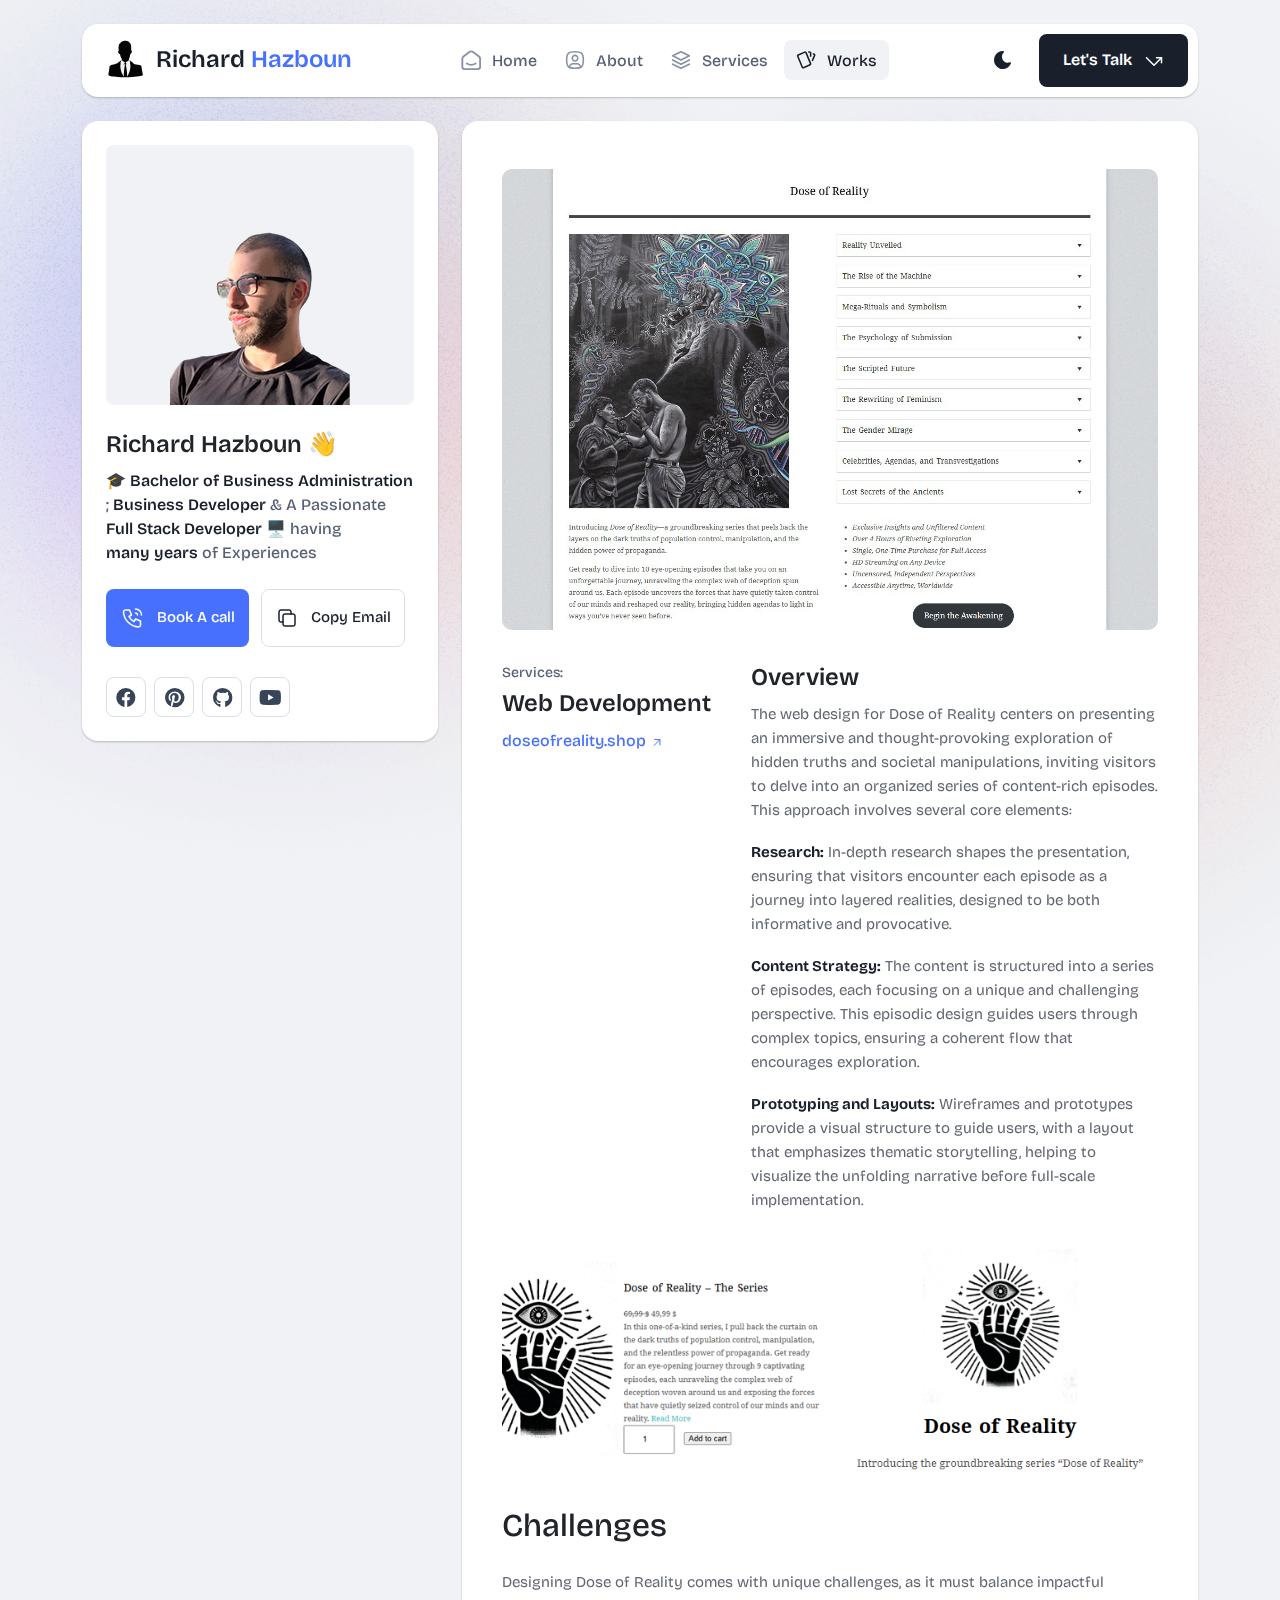
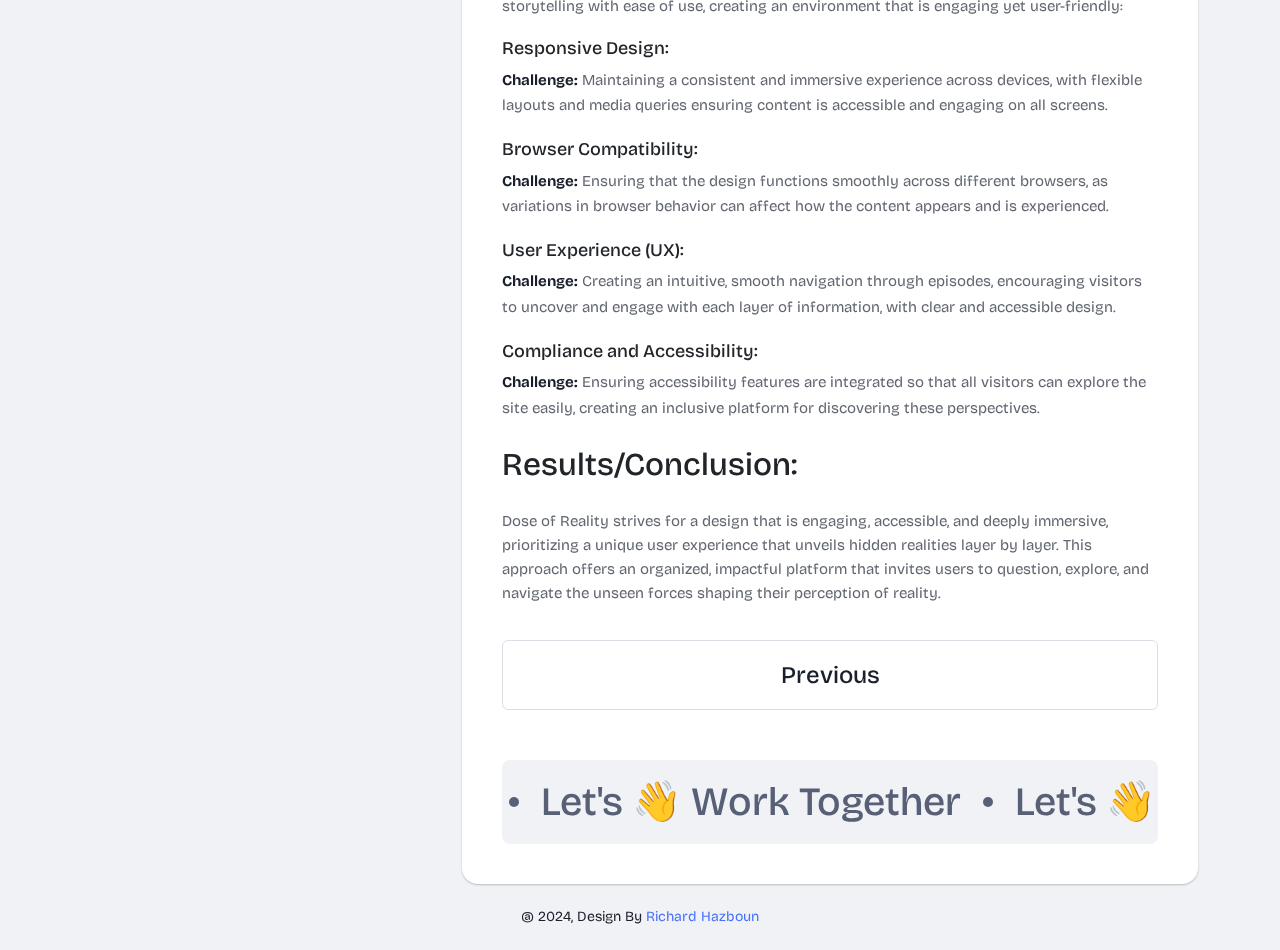
<file: dor-details.html>
<!DOCTYPE html>
<html lang="en">

<head>
  <meta charset="UTF-8">
  <meta http-equiv="X-UA-Compatible" content="IE=edge">
  <title>Richard Hazboun - Portfolio</title>
  <meta name="description" content="Richard Hazboun - Portfolio">
  <meta name="viewport" content="width=device-width, initial-scale=1">

  <link rel="shortcut icon" type="image/x-icon" href="assets/img/favicon.svg">
  <!-- Place favicon.ico in the root directory -->

  <!-- CSS here -->
  <link rel="stylesheet" href="assets/css/bootstrap.min.css">
  <link rel="stylesheet" href="assets/fontawsome/css/all.min.css">
  <link rel="stylesheet" href="assets/fontawsome/css/fontawesome.min.css">
  <link rel="stylesheet" href="assets/css/slick.css">
  <link rel="stylesheet" href="assets/css/magnific-popup.css">
  <link rel="stylesheet" href="assets/css/style.css">
  <link rel="stylesheet" href="assets/css/responsive.css">
</head>

<body>
  <div id="page-content">
    <!-- header part start -->
    <header class="header-area">
      <nav class="navbar">
        <div class="container">
          <div class="menu-container">
            <div class="logo">
              <a class="navbar-brand me-0" href="index.html">
                <img src="assets/img/favicon.svg" width="38" height="38" class="logo-icon" alt="Logo"/>
                <span>Richard <span class="primary">Hazboun</span></span>
              </a>
            </div>
            <div class="navbar-main d-flex flex-grow-1">
              <div class="logo inner-logo d-block d-xl-none">
                <a class="navbar-brand me-0" href="index.html">
                  <svg width="24" height="24" viewBox="0 0 24 24" fill="none" xmlns="http://www.w3.org/2000/svg">
                    <path
                      d="M0 1.5C0 1.10218 0.158035 0.720644 0.43934 0.43934C0.720644 0.158035 1.10218 0 1.5 0L9 0C9.39782 0 9.77936 0.158035 10.0607 0.43934C10.342 0.720644 10.5 1.10218 10.5 1.5V22.5C10.5 22.8978 10.342 23.2794 10.0607 23.5607C9.77936 23.842 9.39782 24 9 24H1.5C1.10218 24 0.720644 23.842 0.43934 23.5607C0.158035 23.2794 0 22.8978 0 22.5V1.5ZM13.5 1.5C13.5 1.10218 13.658 0.720644 13.9393 0.43934C14.2206 0.158035 14.6022 0 15 0L22.5 0C22.8978 0 23.2794 0.158035 23.5607 0.43934C23.842 0.720644 24 1.10218 24 1.5V9C24 9.39782 23.842 9.77936 23.5607 10.0607C23.2794 10.342 22.8978 10.5 22.5 10.5H15C14.6022 10.5 14.2206 10.342 13.9393 10.0607C13.658 9.77936 13.5 9.39782 13.5 9V1.5ZM13.5 15C13.5 14.6022 13.658 14.2206 13.9393 13.9393C14.2206 13.658 14.6022 13.5 15 13.5H22.5C22.8978 13.5 23.2794 13.658 23.5607 13.9393C23.842 14.2206 24 14.6022 24 15V22.5C24 22.8978 23.842 23.2794 23.5607 23.5607C23.2794 23.842 22.8978 24 22.5 24H15C14.6022 24 14.2206 23.842 13.9393 23.5607C13.658 23.2794 13.5 22.8978 13.5 22.5V15Z"
                      class="logo-icon" />
                  </svg>
                  <span>Richard<span class="primary">Hazboun</span></span>
                </a>
              </div>
              <ul class="navbar-info mx-auto">
                <li class="nav-item">
                  <a class="nav-link" aria-current="page" href="index.html">
                    <svg class="nav-icon" viewBox="0 0 15 15" fill="none" xmlns="http://www.w3.org/2000/svg">
                      <path
                        d="M13.475 4.92481L9.03083 1.46814C8.64082 1.16473 8.1608 1 7.66667 1C7.17254 1 6.69251 1.16473 6.3025 1.46814L1.8575 4.92481C1.59037 5.13254 1.37424 5.39858 1.22563 5.7026C1.07701 6.00662 0.99984 6.34058 1 6.67897V12.679C1 13.121 1.17559 13.5449 1.48816 13.8575C1.80072 14.17 2.22464 14.3456 2.66667 14.3456H12.6667C13.1087 14.3456 13.5326 14.17 13.8452 13.8575C14.1577 13.5449 14.3333 13.121 14.3333 12.679V6.67897C14.3333 5.99314 14.0167 5.34564 13.475 4.92481Z"
                        stroke-width="1.4" stroke-linecap="round" stroke-linejoin="round" />
                      <path d="M10.9753 10.1665C9.13359 11.2773 6.14859 11.2773 4.30859 10.1665" stroke-width="1.4"
                        stroke-linecap="round" stroke-linejoin="round" />
                    </svg>

                    <span>Home</span>
                  </a>
                </li>
                <li class="nav-item">
                  <a class="nav-link" href="about.html">
                    <svg class="nav-icon" viewBox="0 0 18 18" fill="none" xmlns="http://www.w3.org/2000/svg">
                      <path
                        d="M9 9.8335C9.66304 9.8335 10.2989 9.5701 10.7678 9.10126C11.2366 8.63242 11.5 7.99654 11.5 7.3335C11.5 6.67045 11.2366 6.03457 10.7678 5.56573C10.2989 5.09689 9.66304 4.8335 9 4.8335C8.33696 4.8335 7.70107 5.09689 7.23223 5.56573C6.76339 6.03457 6.5 6.67045 6.5 7.3335C6.5 7.99654 6.76339 8.63242 7.23223 9.10126C7.70107 9.5701 8.33696 9.8335 9 9.8335Z"
                        stroke-width="1.4" stroke-linecap="round" stroke-linejoin="round" />
                      <path
                        d="M9 1.5C15 1.5 16.5 3 16.5 9C16.5 15 15 16.5 9 16.5C3 16.5 1.5 15 1.5 9C1.5 3 3 1.5 9 1.5Z"
                        stroke-width="1.4" stroke-linecap="round" stroke-linejoin="round" />
                      <path
                        d="M4 15.7085V15.6668C4 14.7828 4.35119 13.9349 4.97631 13.3098C5.60143 12.6847 6.44928 12.3335 7.33333 12.3335H10.6667C11.5507 12.3335 12.3986 12.6847 13.0237 13.3098C13.6488 13.9349 14 14.7828 14 15.6668V15.7085"
                        stroke-width="1.4" stroke-linecap="round" stroke-linejoin="round" />
                    </svg>
                    About
                  </a>
                </li>
                <li class="nav-item">
                  <a class="nav-link" href="services.html">
                    <svg class="nav-icon" viewBox="0 0 16 16" fill="none" xmlns="http://www.w3.org/2000/svg">
                      <path d="M7.99967 1.3335L1.33301 4.66683L7.99967 8.00016L14.6663 4.66683L7.99967 1.3335Z"
                        stroke-width="1.4" stroke-linecap="round" stroke-linejoin="round" />
                      <path d="M1.33301 8L7.99967 11.3333L14.6663 8" stroke-width="1.4" stroke-linecap="round"
                        stroke-linejoin="round" />
                      <path d="M1.33301 11.3335L7.99967 14.6668L14.6663 11.3335" stroke-width="1.4"
                        stroke-linecap="round" stroke-linejoin="round" />
                    </svg>
                    Services
                  </a>
                </li>
                <li class="nav-item">
                  <a class="nav-link active" href="portfolio.html">
                    <svg class="nav-icon" viewBox="0 0 18 17" fill="none" xmlns="http://www.w3.org/2000/svg">
                      <path
                        d="M2.00326 3.99733L7.95159 1.40649C8.04974 1.36442 8.15533 1.34243 8.26212 1.34181C8.3689 1.34119 8.47473 1.36196 8.57337 1.40289C8.67201 1.44382 8.76145 1.50408 8.83642 1.58013C8.9114 1.65617 8.97039 1.74646 9.00992 1.84566L13.1133 11.764C13.1985 11.9651 13.2014 12.1917 13.1213 12.3949C13.0412 12.5982 12.8845 12.7618 12.6849 12.8507L6.73742 15.4415C6.63922 15.4837 6.53356 15.5058 6.42668 15.5065C6.3198 15.5072 6.21387 15.4864 6.11514 15.4455C6.0164 15.4046 5.92688 15.3442 5.85184 15.2681C5.7768 15.192 5.71778 15.1016 5.67826 15.0023L1.57492 5.08316C1.48963 4.88204 1.48673 4.65546 1.56684 4.45222C1.64696 4.24898 1.80367 4.08616 2.00326 3.99733Z"
                        stroke-width="1.4" stroke-linecap="round" stroke-linejoin="round" />
                      <path
                        d="M11.5 1.3335H12.3333C12.5543 1.3335 12.7663 1.42129 12.9226 1.57757C13.0789 1.73385 13.1667 1.94582 13.1667 2.16683V5.0835"
                        stroke-width="1.4" stroke-linecap="round" stroke-linejoin="round" />
                      <path
                        d="M15.6663 3C15.8863 3.09333 16.0997 3.18083 16.3063 3.2625C16.5098 3.34882 16.6706 3.51241 16.7534 3.71729C16.8362 3.92217 16.8343 4.15155 16.748 4.355L14.833 8.83334"
                        stroke-width="1.4" stroke-linecap="round" stroke-linejoin="round" />
                    </svg>
                    Works
                  </a>
                </li>
              </ul>
              <div class="header-right-info d-flex align-items-center">
                <button class="theme-control-btn">
                  <span class="dark">
                    <svg width="24" height="24" viewBox="0 0 24 24" fill="none" xmlns="http://www.w3.org/2000/svg">
                      <path
                        d="M11.8005 3C10.207 3.0003 8.64356 3.44286 7.27683 4.28049C5.91011 5.11811 4.79139 6.31937 4.04002 7.75612C3.28865 9.19288 2.93281 10.8112 3.01046 12.4386C3.08811 14.0659 3.59633 15.6411 4.48091 16.9963C5.3655 18.3514 6.59326 19.4356 8.03324 20.1333C9.47322 20.8309 11.0714 21.1157 12.6573 20.9574C14.2432 20.7991 15.7573 20.2036 17.0381 19.2344C18.319 18.2652 19.3185 16.9587 19.9301 15.4542C20.2302 14.7162 19.5111 13.9746 18.7875 14.2752C17.5475 14.7888 16.1706 14.8418 14.8963 14.425C13.622 14.0082 12.5308 13.1479 11.8126 11.9937C11.0943 10.8396 10.7943 9.4645 10.9648 8.10764C11.1353 6.75077 11.7655 5.49792 12.7458 4.5669L12.8136 4.4949C13.2986 3.9279 12.913 3.0072 12.1464 3.0072H11.9122L11.8524 3.0018L11.7996 3H11.8005Z"
                        fill="#1A1F2C" />
                    </svg>
                    <small class="theme-text d-block d-xl-none">Change appearance</small>
                  </span>
                  <span class="light">
                    <svg width="24" height="24" viewBox="0 0 24 24" fill="none" xmlns="http://www.w3.org/2000/svg">
                      <path
                        d="M12 19C12.2449 19 12.4813 19.09 12.6644 19.2527C12.8474 19.4155 12.9643 19.6397 12.993 19.883L13 20V21C12.9997 21.2549 12.9021 21.5 12.7272 21.6854C12.5522 21.8707 12.313 21.9822 12.0586 21.9972C11.8042 22.0121 11.5536 21.9293 11.3582 21.7657C11.1627 21.6021 11.0371 21.3701 11.007 21.117L11 21V20C11 19.7348 11.1054 19.4804 11.2929 19.2929C11.4804 19.1054 11.7348 19 12 19Z"
                        fill="#FD7E41" />
                      <path
                        d="M18.3127 16.9099L18.4067 16.9929L19.1067 17.6929C19.2861 17.8729 19.3902 18.1144 19.398 18.3683C19.4057 18.6223 19.3165 18.8697 19.1485 19.0602C18.9804 19.2508 18.7462 19.3702 18.4933 19.3943C18.2403 19.4184 17.9877 19.3454 17.7867 19.1899L17.6927 19.1069L16.9927 18.4069C16.8202 18.2347 16.7165 18.0053 16.7012 17.7619C16.6859 17.5186 16.76 17.278 16.9097 17.0855C17.0593 16.893 17.2741 16.7618 17.5137 16.7166C17.7533 16.6713 18.0012 16.7152 18.2107 16.8399L18.3127 16.9099Z"
                        fill="#FD7E41" />
                      <path
                        d="M7.00747 16.993C7.17965 17.1652 7.28308 17.3943 7.29836 17.6373C7.31364 17.8803 7.23972 18.1206 7.09047 18.313L7.00747 18.407L6.30747 19.107C6.12751 19.2863 5.88604 19.3905 5.63209 19.3982C5.37814 19.406 5.13076 19.3168 4.94019 19.1487C4.74963 18.9807 4.63017 18.7464 4.60607 18.4935C4.58198 18.2406 4.65506 17.988 4.81047 17.787L4.89347 17.693L5.59347 16.993C5.781 16.8055 6.03531 16.7002 6.30047 16.7002C6.56563 16.7002 6.81994 16.8055 7.00747 16.993Z"
                        fill="#FD7E41" />
                      <path
                        d="M3.99987 11C4.25475 11.0003 4.4999 11.0979 4.68524 11.2728C4.87057 11.4478 4.9821 11.687 4.99704 11.9414C5.01198 12.1958 4.92919 12.4464 4.7656 12.6418C4.60201 12.8373 4.36996 12.9629 4.11687 12.993L3.99987 13H2.99987C2.74499 12.9997 2.49984 12.9021 2.3145 12.7272C2.12916 12.5522 2.01763 12.313 2.0027 12.0586C1.98776 11.8042 2.07054 11.5536 2.23413 11.3582C2.39772 11.1627 2.62977 11.0371 2.88287 11.007L2.99987 11H3.99987Z"
                        fill="#FD7E41" />
                      <path
                        d="M20.9999 11C21.2547 11.0003 21.4999 11.0979 21.6852 11.2728C21.8706 11.4478 21.9821 11.687 21.997 11.9414C22.012 12.1958 21.9292 12.4464 21.7656 12.6418C21.602 12.8373 21.37 12.9629 21.1169 12.993L20.9999 13H19.9999C19.745 12.9997 19.4998 12.9021 19.3145 12.7272C19.1292 12.5522 19.0176 12.313 19.0027 12.0586C18.9878 11.8042 19.0705 11.5536 19.2341 11.3582C19.3977 11.1627 19.6298 11.0371 19.8829 11.007L19.9999 11H20.9999Z"
                        fill="#FD7E41" />
                      <path
                        d="M6.21264 4.80985L6.30664 4.89285L7.00664 5.59285C7.18599 5.77281 7.29011 6.01429 7.29787 6.26824C7.30562 6.52219 7.21642 6.76957 7.04839 6.96013C6.88036 7.1507 6.64609 7.27016 6.39316 7.29425C6.14024 7.31834 5.88763 7.24526 5.68664 7.08985L5.59264 7.00685L4.89264 6.30685C4.72073 6.13453 4.61757 5.90543 4.6025 5.66248C4.58744 5.41954 4.6615 5.17945 4.8108 4.98721C4.9601 4.79497 5.1744 4.66378 5.41351 4.61824C5.65262 4.57271 5.90013 4.61594 6.10964 4.73985L6.21264 4.80985Z"
                        fill="#FD7E41" />
                      <path
                        d="M19.1071 4.89288C19.2793 5.06508 19.3827 5.29418 19.398 5.5372C19.4132 5.78023 19.3393 6.02048 19.1901 6.21288L19.1071 6.30688L18.4071 7.00688C18.2271 7.18623 17.9856 7.29036 17.7317 7.29811C17.4777 7.30587 17.2304 7.21667 17.0398 7.04864C16.8492 6.8806 16.7298 6.64633 16.7057 6.39341C16.6816 6.14049 16.7547 5.88788 16.9101 5.68688L16.9931 5.59288L17.6931 4.89288C17.8806 4.70541 18.1349 4.6001 18.4001 4.6001C18.6652 4.6001 18.9196 4.70541 19.1071 4.89288Z"
                        fill="#FD7E41" />
                      <path
                        d="M12 2C12.2449 2.00003 12.4813 2.08996 12.6644 2.25272C12.8474 2.41547 12.9643 2.63975 12.993 2.883L13 3V4C12.9997 4.25488 12.9021 4.50003 12.7272 4.68537C12.5522 4.8707 12.313 4.98223 12.0586 4.99717C11.8042 5.01211 11.5536 4.92933 11.3582 4.76573C11.1627 4.60214 11.0371 4.3701 11.007 4.117L11 4V3C11 2.73478 11.1054 2.48043 11.2929 2.29289C11.4804 2.10536 11.7348 2 12 2Z"
                        fill="#FD7E41" />
                      <path
                        d="M12 7C12.9797 6.99994 13.9378 7.28769 14.7553 7.8275C15.5729 8.36731 16.2138 9.1354 16.5986 10.0364C16.9833 10.9373 17.0949 11.9315 16.9195 12.8953C16.7441 13.8592 16.2893 14.7502 15.6118 15.4579C14.9343 16.1655 14.0638 16.6585 13.1085 16.8756C12.1532 17.0928 11.1552 17.0245 10.2383 16.6793C9.3215 16.334 8.52629 15.7271 7.95146 14.9338C7.37663 14.1405 7.04752 13.1958 7.005 12.217L7 12L7.005 11.783C7.06092 10.4958 7.61161 9.27978 8.54222 8.38866C9.47284 7.49754 10.7115 7.00007 12 7Z"
                        fill="#FD7E41" />
                    </svg>
                    <small class="theme-text d-block d-xl-none">Change appearance</small>
                  </span>
                </button>
                <a href="contact.html" class="lets-talk-btn">
                  Let's Talk
                  <svg class="icon" width="20" height="20" viewBox="0 0 20 20" fill="none"
                    xmlns="http://www.w3.org/2000/svg">
                    <path d="M17.5 11.6665V6.6665H12.5" stroke="white" stroke-width="1.5" stroke-linecap="round"
                      stroke-linejoin="round" />
                    <path d="M17.5 6.6665L10 14.1665L2.5 6.6665" stroke="white" stroke-width="1.5"
                      stroke-linecap="round" stroke-linejoin="round" />
                  </svg>
                </a>
              </div>
            </div>
            <div class="mobile-menu-overlay d-block d-lg-none"></div>
            <div class="mobile-menu-control-bar d-block d-xl-none">
              <button class="mobile-menu-control-bar">
                <i class="fas fa-bars"></i>
              </button>
            </div>
          </div>
        </div>
      </nav>
    </header>
    <!-- header part end -->

    <!-- main area part start -->
    <main>

      <section class="content-box-area mt-4">
        <div class="container">
          <div class="row g-4">
            <div class="col-xl-4">
              <div class="card profile-card">
                <div class="card-body">
                  <div class="image text-center">
                    <img src="assets/img/images/profile.png" alt="profile">
                  </div>
                  <div class="text">
                    <h3 class="card-title">Richard Hazboun 👋</h3>
                    <p>🎓 <span>Bachelor of Business Administration</span>; <span>Business Developer</span> & 
                      A Passionate <span>Full Stack Developer</span> 🖥️ having
                        <span>
                          many years</span> of Experiences</p>
                    <div class="common-button-groups">
                      <a class="btn btn-call" href="contact.html">
                        <svg class="icon" width="25" height="24" viewBox="0 0 25 24" fill="none"
                          xmlns="http://www.w3.org/2000/svg">
                          <path
                            d="M5.5 4H9.5L11.5 9L9 10.5C10.071 12.6715 11.8285 14.429 14 15.5L15.5 13L20.5 15V19C20.5 19.5304 20.2893 20.0391 19.9142 20.4142C19.5391 20.7893 19.0304 21 18.5 21C14.5993 20.763 10.9202 19.1065 8.15683 16.3432C5.3935 13.5798 3.73705 9.90074 3.5 6C3.5 5.46957 3.71071 4.96086 4.08579 4.58579C4.46086 4.21071 4.96957 4 5.5 4Z"
                            stroke="white" stroke-width="1.5" stroke-linecap="round" stroke-linejoin="round" />
                          <path
                            d="M15.5 7C16.0304 7 16.5391 7.21071 16.9142 7.58579C17.2893 7.96086 17.5 8.46957 17.5 9"
                            stroke="white" stroke-width="1.5" stroke-linecap="round" stroke-linejoin="round" />
                          <path d="M15.5 3C17.0913 3 18.6174 3.63214 19.7426 4.75736C20.8679 5.88258 21.5 7.4087 21.5 9"
                            stroke="white" stroke-width="1.5" stroke-linecap="round" stroke-linejoin="round" />
                        </svg>
                        Book A call
                      </a>
                      <button class="btn btn-copy" data-clipboard-text="richardwhazb@gmail.com">
                        <svg class="icon" width="24" height="24" viewBox="0 0 24 24" fill="none"
                          xmlns="http://www.w3.org/2000/svg">
                          <path
                            d="M8 10C8 9.46957 8.21071 8.96086 8.58579 8.58579C8.96086 8.21071 9.46957 8 10 8H18C18.5304 8 19.0391 8.21071 19.4142 8.58579C19.7893 8.96086 20 9.46957 20 10V18C20 18.5304 19.7893 19.0391 19.4142 19.4142C19.0391 19.7893 18.5304 20 18 20H10C9.46957 20 8.96086 19.7893 8.58579 19.4142C8.21071 19.0391 8 18.5304 8 18V10Z"
                            stroke-width="1.5" stroke-linecap="round" stroke-linejoin="round" />
                          <path
                            d="M16 8V6C16 5.46957 15.7893 4.96086 15.4142 4.58579C15.0391 4.21071 14.5304 4 14 4H6C5.46957 4 4.96086 4.21071 4.58579 4.58579C4.21071 4.96086 4 5.46957 4 6V14C4 14.5304 4.21071 15.0391 4.58579 15.4142C4.96086 15.7893 5.46957 16 6 16H8"
                            stroke-width="1.5" stroke-linecap="round" stroke-linejoin="round" />
                        </svg>
                        Copy Email
                      </button>
                    </div>
                    <div class="social-media-icon">
                      <ul class="list-unstyled">
                        <li><a href="#"><i class="fab fa-facebook"></i></a></li>
                        <li><a href="#"><i class="fab fa-pinterest"></i></a></li>
                        <li><a href="#"><i class="fab fa-github"></i></a></li>
                        <li><a href="#"><i class="fab fa-youtube"></i></a></li>
                      </ul>
                    </div>
                  </div>
                </div>
              </div>
            </div>
            <div class="col-xl-8">
              <div class="card content-box-card">
                <div class="card-body portfolio-card">
                  <div class="portfolio-details-area">
                    <div class="main-image">
                      <img src="assets/img/projects/dor-project-main.png" alt="dor-main-1">
                    </div>
                    <div class="portfolio-details-text">
                      <div class="short-info">
                        <div class="info-item">
                          <p class="subtitle">Services:</p>
                          <h4 class="card-title">Web Development</h4>
                          <a href="http://doseofreality.shop/" class="website">
                            doseofreality.shop
                            <svg class="arrow-up" width="14" height="15" viewBox="0 0 14 15" fill="none"
                              xmlns="http://www.w3.org/2000/svg">
                              <path d="M9.91634 4.5835L4.08301 10.4168" stroke-linecap="round" stroke-linejoin="round">
                              </path>
                              <path d="M4.66699 4.5835H9.91699V9.8335" stroke-linecap="round" stroke-linejoin="round">
                              </path>
                            </svg>
                          </a>
                        </div>
                      </div>
                      <div class="overview">
                        <h4 class="card-title">Overview</h4>
                        <p>The web design for Dose of Reality centers on presenting an immersive and thought-provoking exploration of hidden truths and societal manipulations, inviting visitors to delve into an organized series of content-rich episodes. This approach involves several core elements:                        </p>
                        <p>
                          <b>Research:</b> In-depth research shapes the presentation, ensuring that visitors encounter each episode as a journey into layered realities, designed to be both informative and provocative.

                        </p>
                        <p><b>Content Strategy:</b> The content is structured into a series of episodes, each focusing on a unique and challenging perspective. This episodic design guides users through complex topics, ensuring a coherent flow that encourages exploration.</p>
                        <p> <b>Prototyping and Layouts:</b> Wireframes and prototypes provide a visual structure to guide users, with a layout that emphasizes thematic storytelling, helping to visualize the unfolding narrative before full-scale implementation.</p>
                      </div>
                    </div>
                    <div class="inner-images">
                      <div class="row g-3">
                        <div class="col-md-6">
                          <div class="image-item">
                            <img src="assets/img/projects/dor-project-2.png" alt="eternalscholar-details-2"
                              class="img-fluid w-100">
                          </div>
                        </div>
                        <div class="col-md-6">
                          <div class="image-item">
                            <img src="assets/img/projects/dor-project-3.png" alt="eternalscholar-details-3"
                              class="img-fluid w-100">
                          </div>
                        </div>
                      </div>
                    </div>
                    <div class="more-info-block">
                      <h3 class="more-info-title">Challenges</h3>
                      <p>Designing Dose of Reality comes with unique challenges, as it must balance impactful storytelling with ease of use, creating an environment that is engaging yet user-friendly:          </p>
                      <h5 class="more-info-subtitle">Responsive Design:</h5>
                      <ul class="list-unstyled">
                        <li>
                          <b>Challenge:</b> Maintaining a consistent and immersive experience across devices, with flexible layouts and media queries ensuring content is accessible and engaging on all screens.
                        </li>
                      </ul>
                      <h5 class="more-info-subtitle">Browser Compatibility:
                      </h5>
                      <ul class="list-unstyled">
                        <li>
                          <b>Challenge:</b> Ensuring that the design functions smoothly across different browsers, as variations in browser behavior can affect how the content appears and is experienced.
                        </li>
                      </ul>

                      <h5 class="more-info-subtitle">User Experience (UX):
                      </h5>
                      <ul class="list-unstyled">
                        <li>
                          <b>Challenge:</b> Creating an intuitive, smooth navigation through episodes, encouraging visitors to uncover and engage with each layer of information, with clear and accessible design.
                        </li>
                      </ul>
                      <h5 class="more-info-subtitle">Compliance and Accessibility:
                      </h5>
                      <ul class="list-unstyled">
                        <li>
                          <b>Challenge:</b> Ensuring accessibility features are integrated so that all visitors can explore the site easily, creating an inclusive platform for discovering these perspectives.
                        </li>
                      </ul>

                      <h3 class="more-info-title">Results/Conclusion:</h3>
                      <p>Dose of Reality strives for a design that is engaging, accessible, and deeply immersive, prioritizing a unique user experience that unveils hidden realities layer by layer. This approach offers an organized, impactful platform that invites users to question, explore, and navigate the unseen forces shaping their perception of reality.
                      </p>
                    </div>
                    <div class="prev-and-next-btn">
                      <button class="btn btn-prev"  onclick="window.location.href = 'https://richardhazboun.net/eternalscholar-details.html';">Previous</button>
                    </div>
                  </div>

                  <div class="work-together-slider">
                    <div class="slider-main d-flex gap-4 align-items-center">
                      <div class="slider-item">
                        <a href="contact.html">Let's 👋 Work Together</a>
                        <a href="contact.html">Let's 👋 Work Together</a>
                      </div>
                      <div class="slider-item">
                        <a href="contact.html">Let's 👋 Work Together</a>
                        <a href="contact.html">Let's 👋 Work Together</a>
                      </div>
                    </div>
                  </div>
                </div>
              </div>
            </div>
          </div>
        </div>
      </section>

      <!-- background shape area start -->
      <div class="background-shapes">
        <div class="shape-1 common-shape">
          <img src="assets/img/bg/banner-shape-1.png" alt="banner-shape-1">
        </div>
        <div class="shape-2 common-shape">
          <img src="assets/img/bg/banner-shape-1.png" alt="banner-shape-1">
        </div>
        <div class="threed-shape-1 move-with-cursor" data-value="1">
          <img src="assets/img/bg/object-3d-1.png" alt="object-3d-1">
        </div>
        <div class="threed-shape-2 move-with-cursor" data-value="1">
          <img src="assets/img/bg/object-3d-2.png" alt="object-3d-2">
        </div>
      </div>
      <!-- background shape area end -->
    </main>
    <!-- main area part end -->

    <!-- footer part start -->
    <footer class="footer-area">
      <div class="container">
        <div class="text text-center">
          <p>@ 2024, Design By <a href="#">Richard Hazboun</a></p>
        </div>
      </div>
    </footer>
    <!-- footer part end -->
  </div>

  <!-- JS here -->
  <script src="assets/js/vendor/jquery-3.6.0.min.js"></script>
  <script src="assets/js/bootstrap.bundle.min.js"></script>
  <script src="assets/js/jquery.magnific-popup.min.js"></script>
  <script src="assets/js/ajax-form.js"></script>
  <script src="assets/js/clipboard.min.js"></script>
  <script src="assets/js/slick.min.js"></script>
  <script src="assets/js/script.js"></script>
</body>


</html>
</file>
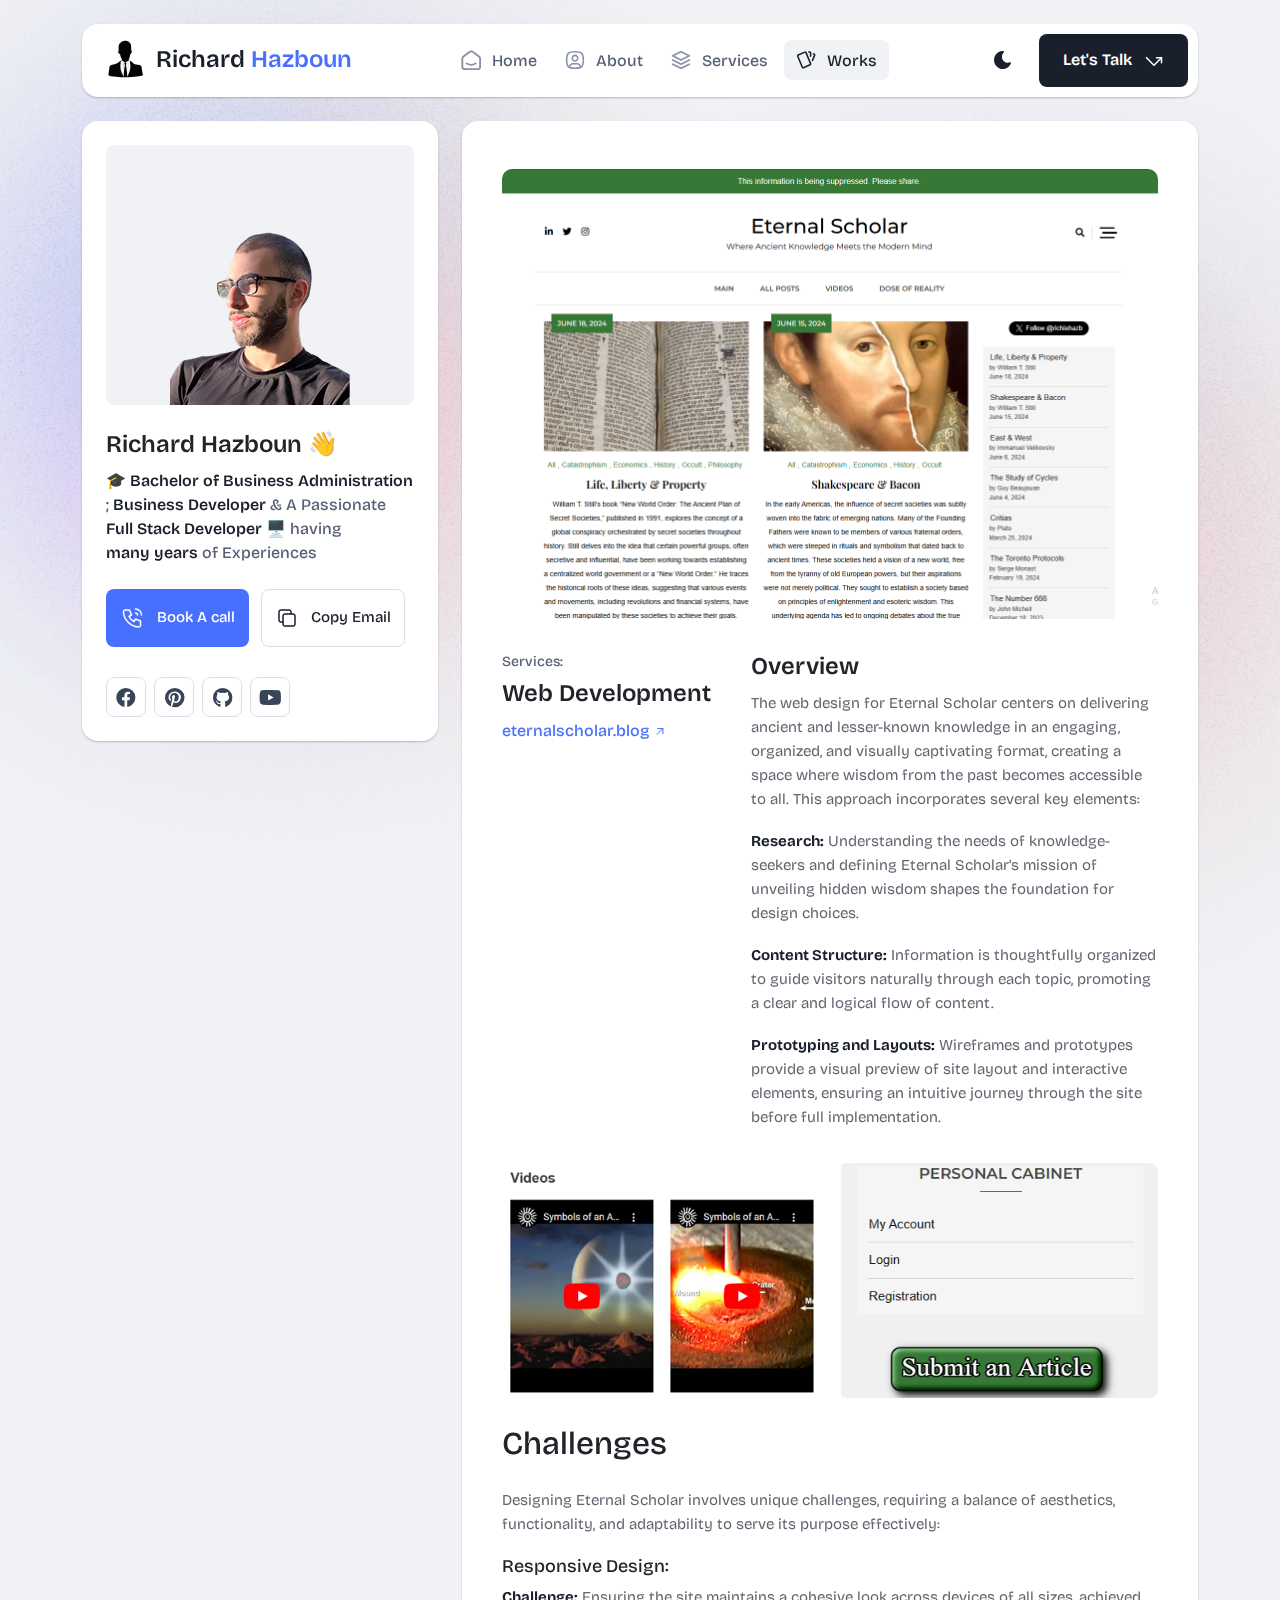
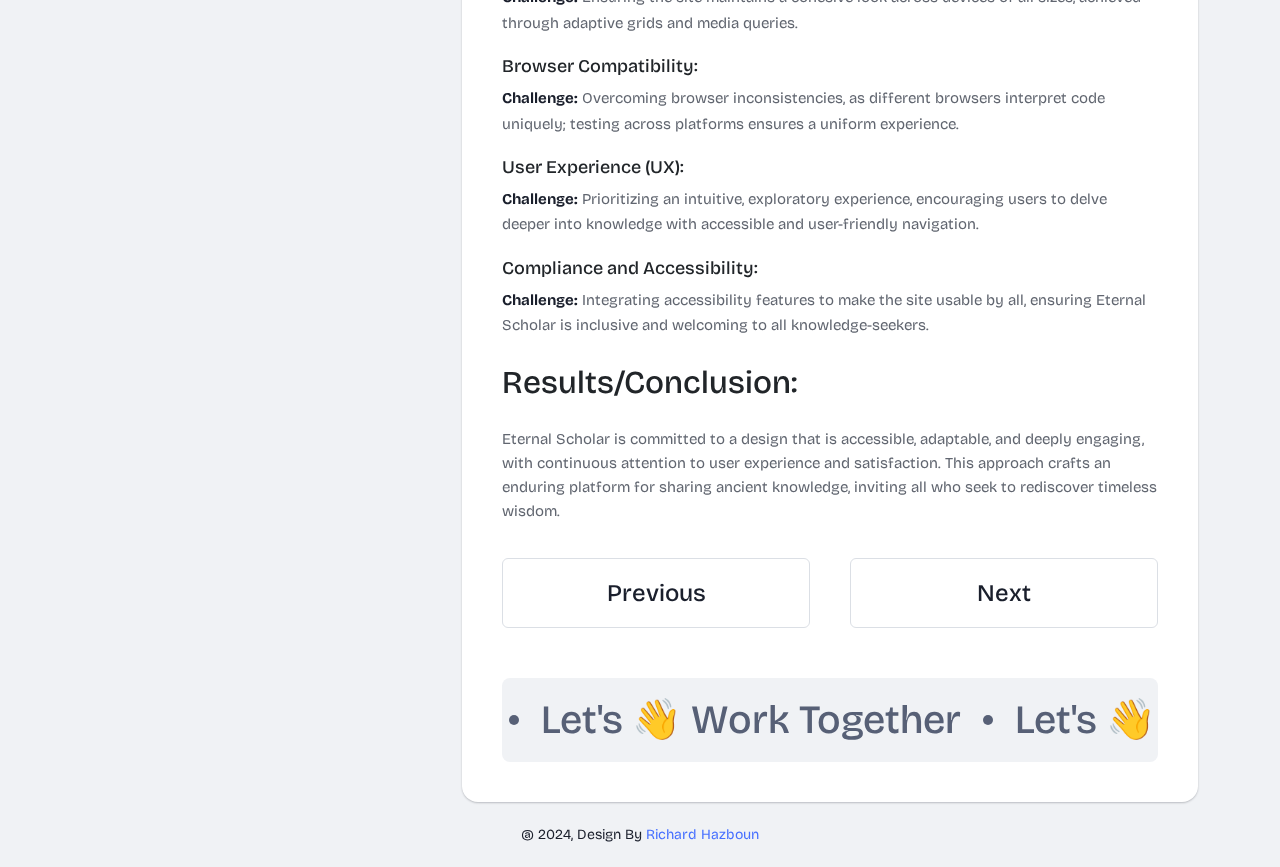
<file: eternalscholar-details.html>
<!DOCTYPE html>
<html lang="en">

<head>
  <meta charset="UTF-8">
  <meta http-equiv="X-UA-Compatible" content="IE=edge">
  <title>Richard Hazboun - Portfolio</title>
  <meta name="description" content="Richard Hazboun - Portfolio">
  <meta name="viewport" content="width=device-width, initial-scale=1">

  <link rel="shortcut icon" type="image/x-icon" href="assets/img/favicon.svg">
  <!-- Place favicon.ico in the root directory -->

  <!-- CSS here -->
  <link rel="stylesheet" href="assets/css/bootstrap.min.css">
  <link rel="stylesheet" href="assets/fontawsome/css/all.min.css">
  <link rel="stylesheet" href="assets/fontawsome/css/fontawesome.min.css">
  <link rel="stylesheet" href="assets/css/slick.css">
  <link rel="stylesheet" href="assets/css/magnific-popup.css">
  <link rel="stylesheet" href="assets/css/style.css">
  <link rel="stylesheet" href="assets/css/responsive.css">
</head>

<body>
  <div id="page-content">
    <!-- header part start -->
    <header class="header-area">
      <nav class="navbar">
        <div class="container">
          <div class="menu-container">
            <div class="logo">
              <a class="navbar-brand me-0" href="index.html">
                <img src="assets/img/favicon.svg" width="38" height="38" class="logo-icon" alt="Logo"/>
                <span>Richard <span class="primary">Hazboun</span></span>
              </a>
            </div>
            <div class="navbar-main d-flex flex-grow-1">
              <div class="logo inner-logo d-block d-xl-none">
                <a class="navbar-brand me-0" href="index.html">
                  <svg width="24" height="24" viewBox="0 0 24 24" fill="none" xmlns="http://www.w3.org/2000/svg">
                    <path
                      d="M0 1.5C0 1.10218 0.158035 0.720644 0.43934 0.43934C0.720644 0.158035 1.10218 0 1.5 0L9 0C9.39782 0 9.77936 0.158035 10.0607 0.43934C10.342 0.720644 10.5 1.10218 10.5 1.5V22.5C10.5 22.8978 10.342 23.2794 10.0607 23.5607C9.77936 23.842 9.39782 24 9 24H1.5C1.10218 24 0.720644 23.842 0.43934 23.5607C0.158035 23.2794 0 22.8978 0 22.5V1.5ZM13.5 1.5C13.5 1.10218 13.658 0.720644 13.9393 0.43934C14.2206 0.158035 14.6022 0 15 0L22.5 0C22.8978 0 23.2794 0.158035 23.5607 0.43934C23.842 0.720644 24 1.10218 24 1.5V9C24 9.39782 23.842 9.77936 23.5607 10.0607C23.2794 10.342 22.8978 10.5 22.5 10.5H15C14.6022 10.5 14.2206 10.342 13.9393 10.0607C13.658 9.77936 13.5 9.39782 13.5 9V1.5ZM13.5 15C13.5 14.6022 13.658 14.2206 13.9393 13.9393C14.2206 13.658 14.6022 13.5 15 13.5H22.5C22.8978 13.5 23.2794 13.658 23.5607 13.9393C23.842 14.2206 24 14.6022 24 15V22.5C24 22.8978 23.842 23.2794 23.5607 23.5607C23.2794 23.842 22.8978 24 22.5 24H15C14.6022 24 14.2206 23.842 13.9393 23.5607C13.658 23.2794 13.5 22.8978 13.5 22.5V15Z"
                      class="logo-icon" />
                  </svg>
                  <span>Richard<span class="primary">Hazboun</span></span>
                </a>
              </div>
              <ul class="navbar-info mx-auto">
                <li class="nav-item">
                  <a class="nav-link" aria-current="page" href="index.html">
                    <svg class="nav-icon" viewBox="0 0 15 15" fill="none" xmlns="http://www.w3.org/2000/svg">
                      <path
                        d="M13.475 4.92481L9.03083 1.46814C8.64082 1.16473 8.1608 1 7.66667 1C7.17254 1 6.69251 1.16473 6.3025 1.46814L1.8575 4.92481C1.59037 5.13254 1.37424 5.39858 1.22563 5.7026C1.07701 6.00662 0.99984 6.34058 1 6.67897V12.679C1 13.121 1.17559 13.5449 1.48816 13.8575C1.80072 14.17 2.22464 14.3456 2.66667 14.3456H12.6667C13.1087 14.3456 13.5326 14.17 13.8452 13.8575C14.1577 13.5449 14.3333 13.121 14.3333 12.679V6.67897C14.3333 5.99314 14.0167 5.34564 13.475 4.92481Z"
                        stroke-width="1.4" stroke-linecap="round" stroke-linejoin="round" />
                      <path d="M10.9753 10.1665C9.13359 11.2773 6.14859 11.2773 4.30859 10.1665" stroke-width="1.4"
                        stroke-linecap="round" stroke-linejoin="round" />
                    </svg>

                    <span>Home</span>
                  </a>
                </li>
                <li class="nav-item">
                  <a class="nav-link" href="about.html">
                    <svg class="nav-icon" viewBox="0 0 18 18" fill="none" xmlns="http://www.w3.org/2000/svg">
                      <path
                        d="M9 9.8335C9.66304 9.8335 10.2989 9.5701 10.7678 9.10126C11.2366 8.63242 11.5 7.99654 11.5 7.3335C11.5 6.67045 11.2366 6.03457 10.7678 5.56573C10.2989 5.09689 9.66304 4.8335 9 4.8335C8.33696 4.8335 7.70107 5.09689 7.23223 5.56573C6.76339 6.03457 6.5 6.67045 6.5 7.3335C6.5 7.99654 6.76339 8.63242 7.23223 9.10126C7.70107 9.5701 8.33696 9.8335 9 9.8335Z"
                        stroke-width="1.4" stroke-linecap="round" stroke-linejoin="round" />
                      <path
                        d="M9 1.5C15 1.5 16.5 3 16.5 9C16.5 15 15 16.5 9 16.5C3 16.5 1.5 15 1.5 9C1.5 3 3 1.5 9 1.5Z"
                        stroke-width="1.4" stroke-linecap="round" stroke-linejoin="round" />
                      <path
                        d="M4 15.7085V15.6668C4 14.7828 4.35119 13.9349 4.97631 13.3098C5.60143 12.6847 6.44928 12.3335 7.33333 12.3335H10.6667C11.5507 12.3335 12.3986 12.6847 13.0237 13.3098C13.6488 13.9349 14 14.7828 14 15.6668V15.7085"
                        stroke-width="1.4" stroke-linecap="round" stroke-linejoin="round" />
                    </svg>
                    About
                  </a>
                </li>
                <li class="nav-item">
                  <a class="nav-link" href="services.html">
                    <svg class="nav-icon" viewBox="0 0 16 16" fill="none" xmlns="http://www.w3.org/2000/svg">
                      <path d="M7.99967 1.3335L1.33301 4.66683L7.99967 8.00016L14.6663 4.66683L7.99967 1.3335Z"
                        stroke-width="1.4" stroke-linecap="round" stroke-linejoin="round" />
                      <path d="M1.33301 8L7.99967 11.3333L14.6663 8" stroke-width="1.4" stroke-linecap="round"
                        stroke-linejoin="round" />
                      <path d="M1.33301 11.3335L7.99967 14.6668L14.6663 11.3335" stroke-width="1.4"
                        stroke-linecap="round" stroke-linejoin="round" />
                    </svg>
                    Services
                  </a>
                </li>
                <li class="nav-item">
                  <a class="nav-link active" href="portfolio.html">
                    <svg class="nav-icon" viewBox="0 0 18 17" fill="none" xmlns="http://www.w3.org/2000/svg">
                      <path
                        d="M2.00326 3.99733L7.95159 1.40649C8.04974 1.36442 8.15533 1.34243 8.26212 1.34181C8.3689 1.34119 8.47473 1.36196 8.57337 1.40289C8.67201 1.44382 8.76145 1.50408 8.83642 1.58013C8.9114 1.65617 8.97039 1.74646 9.00992 1.84566L13.1133 11.764C13.1985 11.9651 13.2014 12.1917 13.1213 12.3949C13.0412 12.5982 12.8845 12.7618 12.6849 12.8507L6.73742 15.4415C6.63922 15.4837 6.53356 15.5058 6.42668 15.5065C6.3198 15.5072 6.21387 15.4864 6.11514 15.4455C6.0164 15.4046 5.92688 15.3442 5.85184 15.2681C5.7768 15.192 5.71778 15.1016 5.67826 15.0023L1.57492 5.08316C1.48963 4.88204 1.48673 4.65546 1.56684 4.45222C1.64696 4.24898 1.80367 4.08616 2.00326 3.99733Z"
                        stroke-width="1.4" stroke-linecap="round" stroke-linejoin="round" />
                      <path
                        d="M11.5 1.3335H12.3333C12.5543 1.3335 12.7663 1.42129 12.9226 1.57757C13.0789 1.73385 13.1667 1.94582 13.1667 2.16683V5.0835"
                        stroke-width="1.4" stroke-linecap="round" stroke-linejoin="round" />
                      <path
                        d="M15.6663 3C15.8863 3.09333 16.0997 3.18083 16.3063 3.2625C16.5098 3.34882 16.6706 3.51241 16.7534 3.71729C16.8362 3.92217 16.8343 4.15155 16.748 4.355L14.833 8.83334"
                        stroke-width="1.4" stroke-linecap="round" stroke-linejoin="round" />
                    </svg>
                    Works
                  </a>
                </li>
              </ul>
              <div class="header-right-info d-flex align-items-center">
                <button class="theme-control-btn">
                  <span class="dark">
                    <svg width="24" height="24" viewBox="0 0 24 24" fill="none" xmlns="http://www.w3.org/2000/svg">
                      <path
                        d="M11.8005 3C10.207 3.0003 8.64356 3.44286 7.27683 4.28049C5.91011 5.11811 4.79139 6.31937 4.04002 7.75612C3.28865 9.19288 2.93281 10.8112 3.01046 12.4386C3.08811 14.0659 3.59633 15.6411 4.48091 16.9963C5.3655 18.3514 6.59326 19.4356 8.03324 20.1333C9.47322 20.8309 11.0714 21.1157 12.6573 20.9574C14.2432 20.7991 15.7573 20.2036 17.0381 19.2344C18.319 18.2652 19.3185 16.9587 19.9301 15.4542C20.2302 14.7162 19.5111 13.9746 18.7875 14.2752C17.5475 14.7888 16.1706 14.8418 14.8963 14.425C13.622 14.0082 12.5308 13.1479 11.8126 11.9937C11.0943 10.8396 10.7943 9.4645 10.9648 8.10764C11.1353 6.75077 11.7655 5.49792 12.7458 4.5669L12.8136 4.4949C13.2986 3.9279 12.913 3.0072 12.1464 3.0072H11.9122L11.8524 3.0018L11.7996 3H11.8005Z"
                        fill="#1A1F2C" />
                    </svg>
                    <small class="theme-text d-block d-xl-none">Change appearance</small>
                  </span>
                  <span class="light">
                    <svg width="24" height="24" viewBox="0 0 24 24" fill="none" xmlns="http://www.w3.org/2000/svg">
                      <path
                        d="M12 19C12.2449 19 12.4813 19.09 12.6644 19.2527C12.8474 19.4155 12.9643 19.6397 12.993 19.883L13 20V21C12.9997 21.2549 12.9021 21.5 12.7272 21.6854C12.5522 21.8707 12.313 21.9822 12.0586 21.9972C11.8042 22.0121 11.5536 21.9293 11.3582 21.7657C11.1627 21.6021 11.0371 21.3701 11.007 21.117L11 21V20C11 19.7348 11.1054 19.4804 11.2929 19.2929C11.4804 19.1054 11.7348 19 12 19Z"
                        fill="#FD7E41" />
                      <path
                        d="M18.3127 16.9099L18.4067 16.9929L19.1067 17.6929C19.2861 17.8729 19.3902 18.1144 19.398 18.3683C19.4057 18.6223 19.3165 18.8697 19.1485 19.0602C18.9804 19.2508 18.7462 19.3702 18.4933 19.3943C18.2403 19.4184 17.9877 19.3454 17.7867 19.1899L17.6927 19.1069L16.9927 18.4069C16.8202 18.2347 16.7165 18.0053 16.7012 17.7619C16.6859 17.5186 16.76 17.278 16.9097 17.0855C17.0593 16.893 17.2741 16.7618 17.5137 16.7166C17.7533 16.6713 18.0012 16.7152 18.2107 16.8399L18.3127 16.9099Z"
                        fill="#FD7E41" />
                      <path
                        d="M7.00747 16.993C7.17965 17.1652 7.28308 17.3943 7.29836 17.6373C7.31364 17.8803 7.23972 18.1206 7.09047 18.313L7.00747 18.407L6.30747 19.107C6.12751 19.2863 5.88604 19.3905 5.63209 19.3982C5.37814 19.406 5.13076 19.3168 4.94019 19.1487C4.74963 18.9807 4.63017 18.7464 4.60607 18.4935C4.58198 18.2406 4.65506 17.988 4.81047 17.787L4.89347 17.693L5.59347 16.993C5.781 16.8055 6.03531 16.7002 6.30047 16.7002C6.56563 16.7002 6.81994 16.8055 7.00747 16.993Z"
                        fill="#FD7E41" />
                      <path
                        d="M3.99987 11C4.25475 11.0003 4.4999 11.0979 4.68524 11.2728C4.87057 11.4478 4.9821 11.687 4.99704 11.9414C5.01198 12.1958 4.92919 12.4464 4.7656 12.6418C4.60201 12.8373 4.36996 12.9629 4.11687 12.993L3.99987 13H2.99987C2.74499 12.9997 2.49984 12.9021 2.3145 12.7272C2.12916 12.5522 2.01763 12.313 2.0027 12.0586C1.98776 11.8042 2.07054 11.5536 2.23413 11.3582C2.39772 11.1627 2.62977 11.0371 2.88287 11.007L2.99987 11H3.99987Z"
                        fill="#FD7E41" />
                      <path
                        d="M20.9999 11C21.2547 11.0003 21.4999 11.0979 21.6852 11.2728C21.8706 11.4478 21.9821 11.687 21.997 11.9414C22.012 12.1958 21.9292 12.4464 21.7656 12.6418C21.602 12.8373 21.37 12.9629 21.1169 12.993L20.9999 13H19.9999C19.745 12.9997 19.4998 12.9021 19.3145 12.7272C19.1292 12.5522 19.0176 12.313 19.0027 12.0586C18.9878 11.8042 19.0705 11.5536 19.2341 11.3582C19.3977 11.1627 19.6298 11.0371 19.8829 11.007L19.9999 11H20.9999Z"
                        fill="#FD7E41" />
                      <path
                        d="M6.21264 4.80985L6.30664 4.89285L7.00664 5.59285C7.18599 5.77281 7.29011 6.01429 7.29787 6.26824C7.30562 6.52219 7.21642 6.76957 7.04839 6.96013C6.88036 7.1507 6.64609 7.27016 6.39316 7.29425C6.14024 7.31834 5.88763 7.24526 5.68664 7.08985L5.59264 7.00685L4.89264 6.30685C4.72073 6.13453 4.61757 5.90543 4.6025 5.66248C4.58744 5.41954 4.6615 5.17945 4.8108 4.98721C4.9601 4.79497 5.1744 4.66378 5.41351 4.61824C5.65262 4.57271 5.90013 4.61594 6.10964 4.73985L6.21264 4.80985Z"
                        fill="#FD7E41" />
                      <path
                        d="M19.1071 4.89288C19.2793 5.06508 19.3827 5.29418 19.398 5.5372C19.4132 5.78023 19.3393 6.02048 19.1901 6.21288L19.1071 6.30688L18.4071 7.00688C18.2271 7.18623 17.9856 7.29036 17.7317 7.29811C17.4777 7.30587 17.2304 7.21667 17.0398 7.04864C16.8492 6.8806 16.7298 6.64633 16.7057 6.39341C16.6816 6.14049 16.7547 5.88788 16.9101 5.68688L16.9931 5.59288L17.6931 4.89288C17.8806 4.70541 18.1349 4.6001 18.4001 4.6001C18.6652 4.6001 18.9196 4.70541 19.1071 4.89288Z"
                        fill="#FD7E41" />
                      <path
                        d="M12 2C12.2449 2.00003 12.4813 2.08996 12.6644 2.25272C12.8474 2.41547 12.9643 2.63975 12.993 2.883L13 3V4C12.9997 4.25488 12.9021 4.50003 12.7272 4.68537C12.5522 4.8707 12.313 4.98223 12.0586 4.99717C11.8042 5.01211 11.5536 4.92933 11.3582 4.76573C11.1627 4.60214 11.0371 4.3701 11.007 4.117L11 4V3C11 2.73478 11.1054 2.48043 11.2929 2.29289C11.4804 2.10536 11.7348 2 12 2Z"
                        fill="#FD7E41" />
                      <path
                        d="M12 7C12.9797 6.99994 13.9378 7.28769 14.7553 7.8275C15.5729 8.36731 16.2138 9.1354 16.5986 10.0364C16.9833 10.9373 17.0949 11.9315 16.9195 12.8953C16.7441 13.8592 16.2893 14.7502 15.6118 15.4579C14.9343 16.1655 14.0638 16.6585 13.1085 16.8756C12.1532 17.0928 11.1552 17.0245 10.2383 16.6793C9.3215 16.334 8.52629 15.7271 7.95146 14.9338C7.37663 14.1405 7.04752 13.1958 7.005 12.217L7 12L7.005 11.783C7.06092 10.4958 7.61161 9.27978 8.54222 8.38866C9.47284 7.49754 10.7115 7.00007 12 7Z"
                        fill="#FD7E41" />
                    </svg>
                    <small class="theme-text d-block d-xl-none">Change appearance</small>
                  </span>
                </button>
                <a href="contact.html" class="lets-talk-btn">
                  Let's Talk
                  <svg class="icon" width="20" height="20" viewBox="0 0 20 20" fill="none"
                    xmlns="http://www.w3.org/2000/svg">
                    <path d="M17.5 11.6665V6.6665H12.5" stroke="white" stroke-width="1.5" stroke-linecap="round"
                      stroke-linejoin="round" />
                    <path d="M17.5 6.6665L10 14.1665L2.5 6.6665" stroke="white" stroke-width="1.5"
                      stroke-linecap="round" stroke-linejoin="round" />
                  </svg>
                </a>
              </div>
            </div>
            <div class="mobile-menu-overlay d-block d-lg-none"></div>
            <div class="mobile-menu-control-bar d-block d-xl-none">
              <button class="mobile-menu-control-bar">
                <i class="fas fa-bars"></i>
              </button>
            </div>
          </div>
        </div>
      </nav>
    </header>
    <!-- header part end -->

    <!-- main area part start -->
    <main>

      <section class="content-box-area mt-4">
        <div class="container">
          <div class="row g-4">
            <div class="col-xl-4">
              <div class="card profile-card">
                <div class="card-body">
                  <div class="image text-center">
                    <img src="assets/img/images/profile.png" alt="profile">
                  </div>
                  <div class="text">
                    <h3 class="card-title">Richard Hazboun 👋</h3>
                    <p>🎓 <span>Bachelor of Business Administration</span>; <span>Business Developer</span> & 
                      A Passionate <span>Full Stack Developer</span> 🖥️ having
                        <span>
                          many years</span> of Experiences</p>
                    <div class="common-button-groups">
                      <a class="btn btn-call" href="contact.html">
                        <svg class="icon" width="25" height="24" viewBox="0 0 25 24" fill="none"
                          xmlns="http://www.w3.org/2000/svg">
                          <path
                            d="M5.5 4H9.5L11.5 9L9 10.5C10.071 12.6715 11.8285 14.429 14 15.5L15.5 13L20.5 15V19C20.5 19.5304 20.2893 20.0391 19.9142 20.4142C19.5391 20.7893 19.0304 21 18.5 21C14.5993 20.763 10.9202 19.1065 8.15683 16.3432C5.3935 13.5798 3.73705 9.90074 3.5 6C3.5 5.46957 3.71071 4.96086 4.08579 4.58579C4.46086 4.21071 4.96957 4 5.5 4Z"
                            stroke="white" stroke-width="1.5" stroke-linecap="round" stroke-linejoin="round" />
                          <path
                            d="M15.5 7C16.0304 7 16.5391 7.21071 16.9142 7.58579C17.2893 7.96086 17.5 8.46957 17.5 9"
                            stroke="white" stroke-width="1.5" stroke-linecap="round" stroke-linejoin="round" />
                          <path d="M15.5 3C17.0913 3 18.6174 3.63214 19.7426 4.75736C20.8679 5.88258 21.5 7.4087 21.5 9"
                            stroke="white" stroke-width="1.5" stroke-linecap="round" stroke-linejoin="round" />
                        </svg>
                        Book A call
                      </a>
                      <button class="btn btn-copy" data-clipboard-text="richardwhazb@gmail.com">
                        <svg class="icon" width="24" height="24" viewBox="0 0 24 24" fill="none"
                          xmlns="http://www.w3.org/2000/svg">
                          <path
                            d="M8 10C8 9.46957 8.21071 8.96086 8.58579 8.58579C8.96086 8.21071 9.46957 8 10 8H18C18.5304 8 19.0391 8.21071 19.4142 8.58579C19.7893 8.96086 20 9.46957 20 10V18C20 18.5304 19.7893 19.0391 19.4142 19.4142C19.0391 19.7893 18.5304 20 18 20H10C9.46957 20 8.96086 19.7893 8.58579 19.4142C8.21071 19.0391 8 18.5304 8 18V10Z"
                            stroke-width="1.5" stroke-linecap="round" stroke-linejoin="round" />
                          <path
                            d="M16 8V6C16 5.46957 15.7893 4.96086 15.4142 4.58579C15.0391 4.21071 14.5304 4 14 4H6C5.46957 4 4.96086 4.21071 4.58579 4.58579C4.21071 4.96086 4 5.46957 4 6V14C4 14.5304 4.21071 15.0391 4.58579 15.4142C4.96086 15.7893 5.46957 16 6 16H8"
                            stroke-width="1.5" stroke-linecap="round" stroke-linejoin="round" />
                        </svg>
                        Copy Email
                      </button>
                    </div>
                    <div class="social-media-icon">
                      <ul class="list-unstyled">
                        <li><a href="#"><i class="fab fa-facebook"></i></a></li>
                        <li><a href="#"><i class="fab fa-pinterest"></i></a></li>
                        <li><a href="#"><i class="fab fa-github"></i></a></li>
                        <li><a href="#"><i class="fab fa-youtube"></i></a></li>
                      </ul>
                    </div>
                  </div>
                </div>
              </div>
            </div>
            <div class="col-xl-8">
              <div class="card content-box-card">
                <div class="card-body portfolio-card">
                  <div class="portfolio-details-area">
                    <div class="main-image">
                      <img src="assets/img/projects/eternalscholar-main.png" alt="eternalscholar-main-1">
                    </div>
                    <div class="portfolio-details-text">
                      <div class="short-info">
                        <div class="info-item">
                          <p class="subtitle">Services:</p>
                          <h4 class="card-title">Web Development</h4>
                          <a href="http://eternalscholar.blog/" class="website">
                            eternalscholar.blog
                            <svg class="arrow-up" width="14" height="15" viewBox="0 0 14 15" fill="none"
                              xmlns="http://www.w3.org/2000/svg">
                              <path d="M9.91634 4.5835L4.08301 10.4168" stroke-linecap="round" stroke-linejoin="round">
                              </path>
                              <path d="M4.66699 4.5835H9.91699V9.8335" stroke-linecap="round" stroke-linejoin="round">
                              </path>
                            </svg>
                          </a>
                        </div>
                      </div>
                      <div class="overview">
                        <h4 class="card-title">Overview</h4>
                        <p>The web design for Eternal Scholar centers on delivering ancient and lesser-known knowledge in an engaging, organized, and visually captivating format, creating a space where wisdom from the past becomes accessible to all. This approach incorporates several key elements:
                        </p>
                        <p>
                          <b>Research:</b> Understanding the needs of knowledge-seekers and defining Eternal Scholar’s mission of unveiling hidden wisdom shapes the foundation for design choices.

                        </p>
                        <p><b>Content Structure:</b> Information is thoughtfully organized to guide visitors naturally through each topic, promoting a clear and logical flow of content.</p>
                        <p> <b>Prototyping and Layouts:</b> Wireframes and prototypes provide a visual preview of site layout and interactive elements, ensuring an intuitive journey through the site before full implementation.</p>
                      </div>
                    </div>
                    <div class="inner-images">
                      <div class="row g-3">
                        <div class="col-md-6">
                          <div class="image-item">
                            <img src="assets/img/projects/eternalscholar-details-2.png" alt="eternalscholar-details-2"
                              class="img-fluid w-100">
                          </div>
                        </div>
                        <div class="col-md-6">
                          <div class="image-item">
                            <img src="assets/img/projects/eternalscholar-details-3.png" alt="eternalscholar-details-3"
                              class="img-fluid w-100">
                          </div>
                        </div>
                      </div>
                    </div>
                    <div class="more-info-block">
                      <h3 class="more-info-title">Challenges</h3>
                      <p>Designing Eternal Scholar involves unique challenges, requiring a balance of aesthetics, functionality, and adaptability to serve its purpose effectively:
                      </p>
                      <h5 class="more-info-subtitle">Responsive Design:</h5>
                      <ul class="list-unstyled">
                        <li>
                          <b>Challenge:</b> Ensuring the site maintains a cohesive look across devices of all sizes, achieved through adaptive grids and media queries.
                        </li>
                      </ul>
                      <h5 class="more-info-subtitle">Browser Compatibility:
                      </h5>
                      <ul class="list-unstyled">
                        <li>
                          <b>Challenge:</b> Overcoming browser inconsistencies, as different browsers interpret code uniquely; testing across platforms ensures a uniform experience.
                        </li>
                      </ul>

                      <h5 class="more-info-subtitle">User Experience (UX):
                      </h5>
                      <ul class="list-unstyled">
                        <li>
                          <b>Challenge:</b> Prioritizing an intuitive, exploratory experience, encouraging users to delve deeper into knowledge with accessible and user-friendly navigation.
                        </li>
                      </ul>
                      <h5 class="more-info-subtitle">Compliance and Accessibility:
                      </h5>
                      <ul class="list-unstyled">
                        <li>
                          <b>Challenge:</b> Integrating accessibility features to make the site usable by all, ensuring Eternal Scholar is inclusive and welcoming to all knowledge-seekers.
                        </li>
                      </ul>

                      <h3 class="more-info-title">Results/Conclusion:</h3>
                      <p>Eternal Scholar is committed to a design that is accessible, adaptable, and deeply engaging, with continuous attention to user experience and satisfaction. This approach crafts an enduring platform for sharing ancient knowledge, inviting all who seek to rediscover timeless wisdom.
                      </p>
                    </div>
                    <div class="prev-and-next-btn">
                      <button class="btn btn-prev"  onclick="window.location.href = 'https://richardhazboun.net/llcrypto-details.html';">Previous</button>
                      <button class="btn btn-next"  onclick="window.location.href = 'https://richardhazboun.net/dor-details.html';">Next</button>
                    </div>
                  </div>

                  <div class="work-together-slider">
                    <div class="slider-main d-flex gap-4 align-items-center">
                      <div class="slider-item">
                        <a href="contact.html">Let's 👋 Work Together</a>
                        <a href="contact.html">Let's 👋 Work Together</a>
                      </div>
                      <div class="slider-item">
                        <a href="contact.html">Let's 👋 Work Together</a>
                        <a href="contact.html">Let's 👋 Work Together</a>
                      </div>
                    </div>
                  </div>
                </div>
              </div>
            </div>
          </div>
        </div>
      </section>

      <!-- background shape area start -->
      <div class="background-shapes">
        <div class="shape-1 common-shape">
          <img src="assets/img/bg/banner-shape-1.png" alt="banner-shape-1">
        </div>
        <div class="shape-2 common-shape">
          <img src="assets/img/bg/banner-shape-1.png" alt="banner-shape-1">
        </div>
        <div class="threed-shape-1 move-with-cursor" data-value="1">
          <img src="assets/img/bg/object-3d-1.png" alt="object-3d-1">
        </div>
        <div class="threed-shape-2 move-with-cursor" data-value="1">
          <img src="assets/img/bg/object-3d-2.png" alt="object-3d-2">
        </div>
      </div>
      <!-- background shape area end -->
    </main>
    <!-- main area part end -->

    <!-- footer part start -->
    <footer class="footer-area">
      <div class="container">
        <div class="text text-center">
          <p>@ 2024, Design By <a href="#">Richard Hazboun</a></p>
        </div>
      </div>
    </footer>
    <!-- footer part end -->
  </div>

  <!-- JS here -->
  <script src="assets/js/vendor/jquery-3.6.0.min.js"></script>
  <script src="assets/js/bootstrap.bundle.min.js"></script>
  <script src="assets/js/jquery.magnific-popup.min.js"></script>
  <script src="assets/js/ajax-form.js"></script>
  <script src="assets/js/clipboard.min.js"></script>
  <script src="assets/js/slick.min.js"></script>
  <script src="assets/js/script.js"></script>
</body>


</html>
</file>
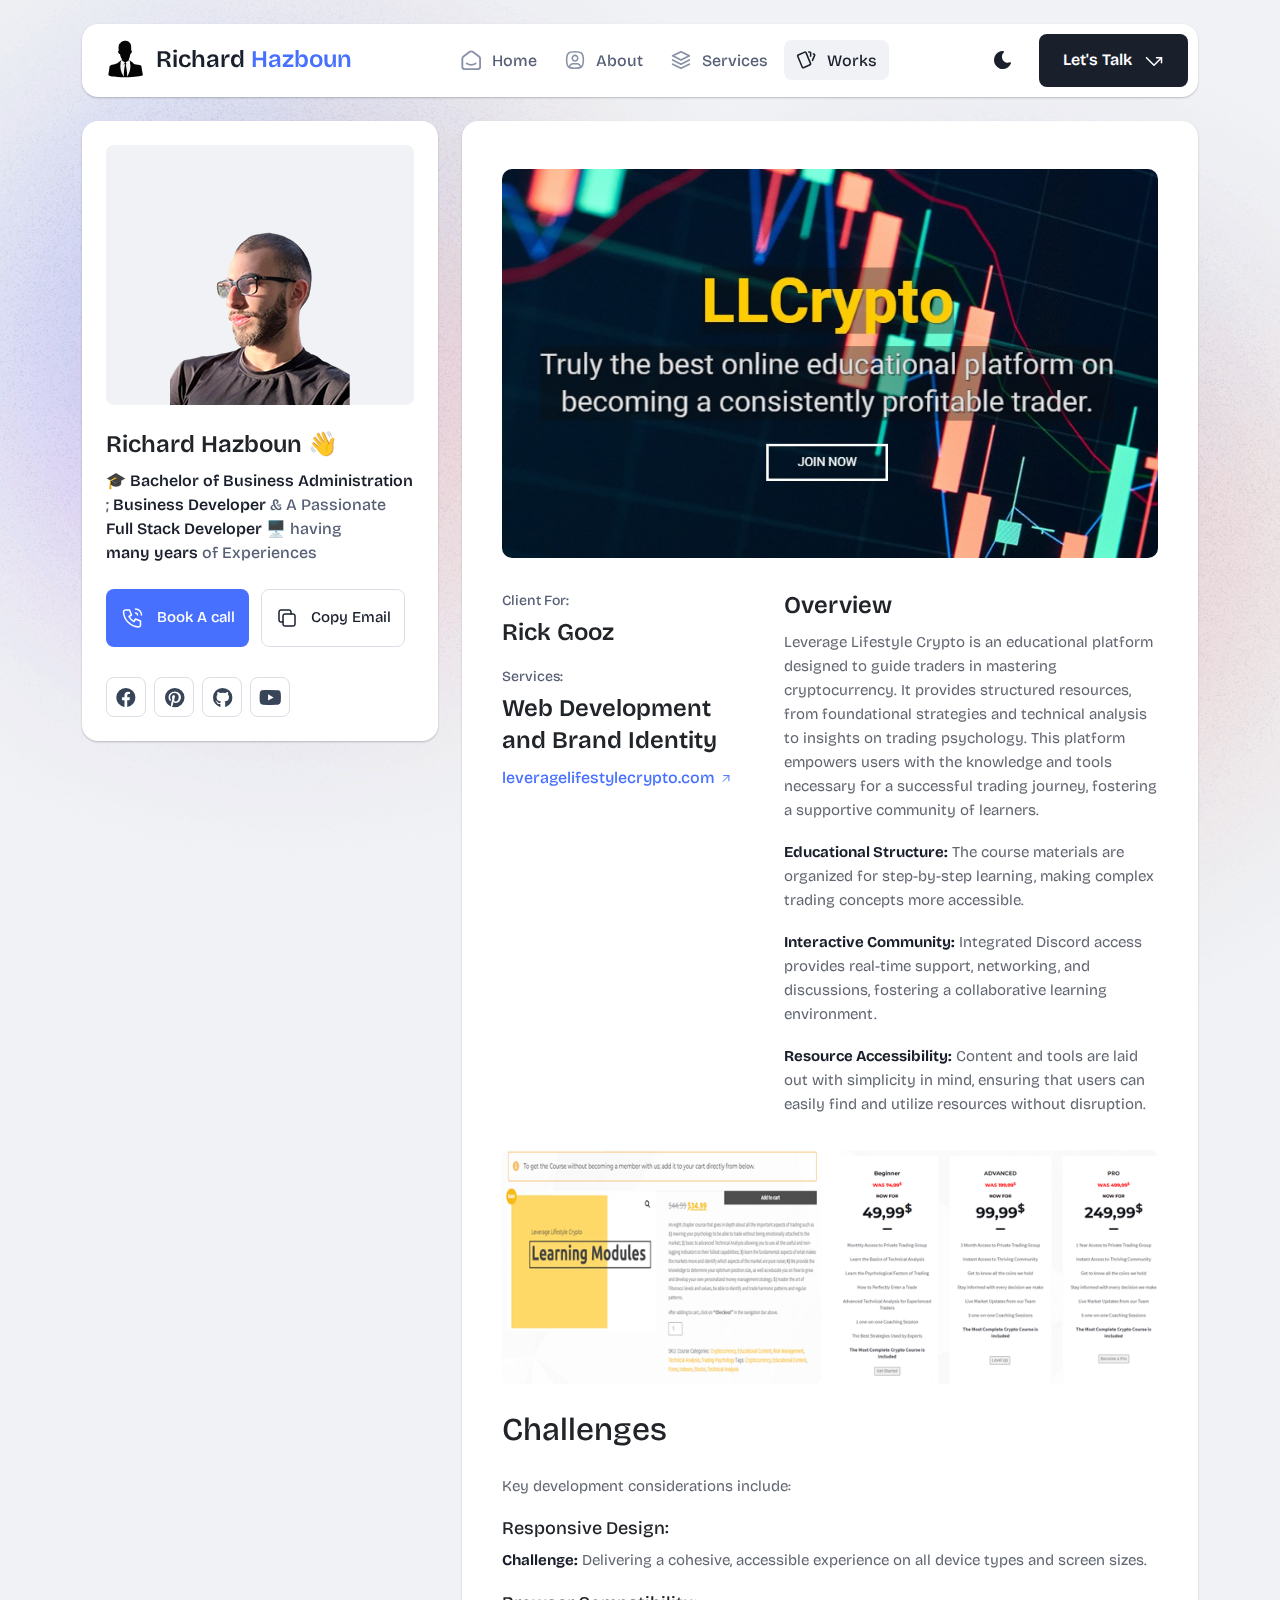
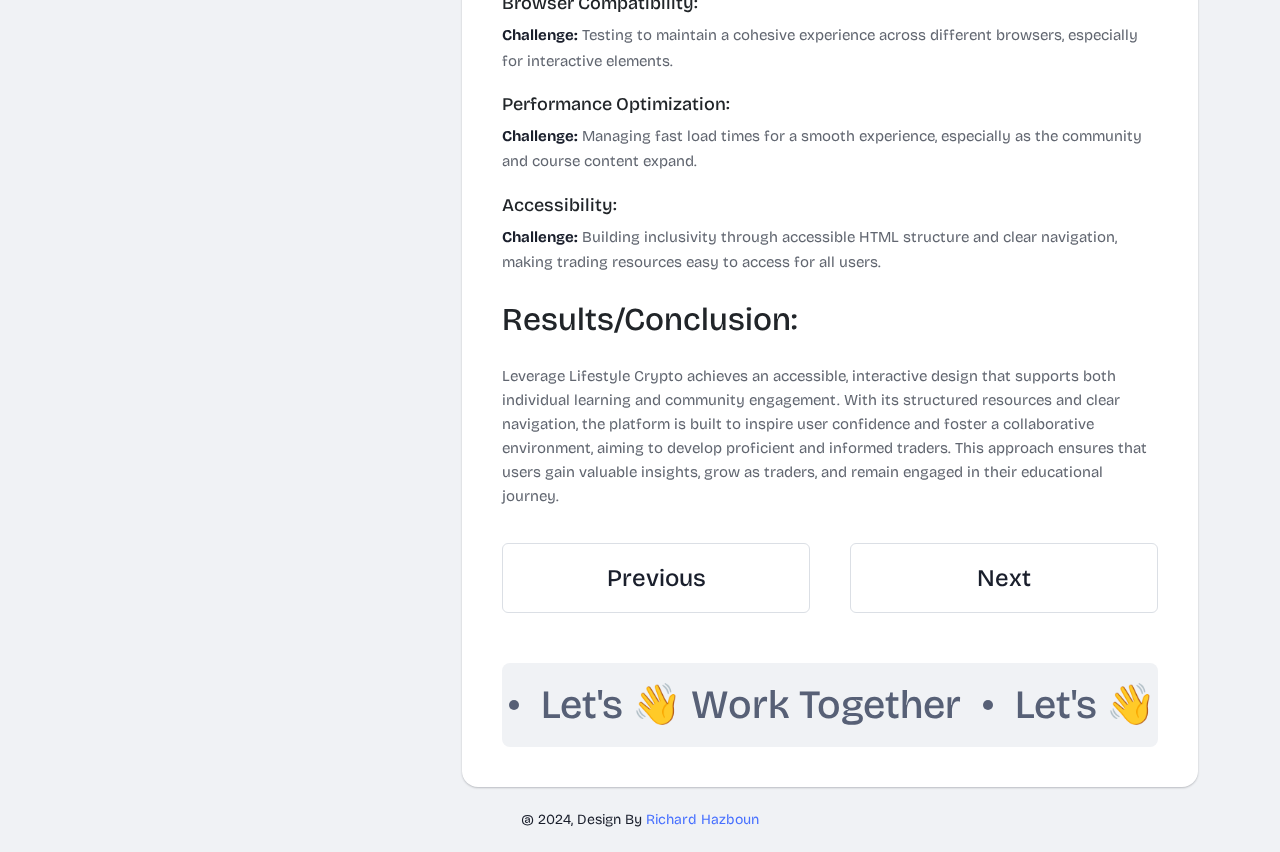
<file: llcrypto-details.html>
<!DOCTYPE html>
<html lang="en">

<head>
  <meta charset="UTF-8">
  <meta http-equiv="X-UA-Compatible" content="IE=edge">
  <title>Richard Hazboun - Portfolio</title>
  <meta name="description" content="Richard Hazboun - Portfolio">
  <meta name="viewport" content="width=device-width, initial-scale=1">

  <link rel="shortcut icon" type="image/x-icon" href="assets/img/favicon.svg">
  <!-- Place favicon.ico in the root directory -->

  <!-- CSS here -->
  <link rel="stylesheet" href="assets/css/bootstrap.min.css">
  <link rel="stylesheet" href="assets/fontawsome/css/all.min.css">
  <link rel="stylesheet" href="assets/fontawsome/css/fontawesome.min.css">
  <link rel="stylesheet" href="assets/css/slick.css">
  <link rel="stylesheet" href="assets/css/magnific-popup.css">
  <link rel="stylesheet" href="assets/css/style.css">
  <link rel="stylesheet" href="assets/css/responsive.css">
</head>

<body>
  <div id="page-content">
    <!-- header part start -->
    <header class="header-area">
      <nav class="navbar">
        <div class="container">
          <div class="menu-container">
            <div class="logo">
              <a class="navbar-brand me-0" href="index.html">
                <img src="assets/img/favicon.svg" width="38" height="38" class="logo-icon" alt="Logo"/>
                <span>Richard <span class="primary">Hazboun</span></span>
              </a>
            </div>
            <div class="navbar-main d-flex flex-grow-1">
              <div class="logo inner-logo d-block d-xl-none">
                <a class="navbar-brand me-0" href="index.html">
                  <svg width="24" height="24" viewBox="0 0 24 24" fill="none" xmlns="http://www.w3.org/2000/svg">
                    <path
                      d="M0 1.5C0 1.10218 0.158035 0.720644 0.43934 0.43934C0.720644 0.158035 1.10218 0 1.5 0L9 0C9.39782 0 9.77936 0.158035 10.0607 0.43934C10.342 0.720644 10.5 1.10218 10.5 1.5V22.5C10.5 22.8978 10.342 23.2794 10.0607 23.5607C9.77936 23.842 9.39782 24 9 24H1.5C1.10218 24 0.720644 23.842 0.43934 23.5607C0.158035 23.2794 0 22.8978 0 22.5V1.5ZM13.5 1.5C13.5 1.10218 13.658 0.720644 13.9393 0.43934C14.2206 0.158035 14.6022 0 15 0L22.5 0C22.8978 0 23.2794 0.158035 23.5607 0.43934C23.842 0.720644 24 1.10218 24 1.5V9C24 9.39782 23.842 9.77936 23.5607 10.0607C23.2794 10.342 22.8978 10.5 22.5 10.5H15C14.6022 10.5 14.2206 10.342 13.9393 10.0607C13.658 9.77936 13.5 9.39782 13.5 9V1.5ZM13.5 15C13.5 14.6022 13.658 14.2206 13.9393 13.9393C14.2206 13.658 14.6022 13.5 15 13.5H22.5C22.8978 13.5 23.2794 13.658 23.5607 13.9393C23.842 14.2206 24 14.6022 24 15V22.5C24 22.8978 23.842 23.2794 23.5607 23.5607C23.2794 23.842 22.8978 24 22.5 24H15C14.6022 24 14.2206 23.842 13.9393 23.5607C13.658 23.2794 13.5 22.8978 13.5 22.5V15Z"
                      class="logo-icon" />
                  </svg>
                  <span>Richard<span class="primary">Hazboun</span></span>
                </a>
              </div>
              <ul class="navbar-info mx-auto">
                <li class="nav-item">
                  <a class="nav-link" aria-current="page" href="index.html">
                    <svg class="nav-icon" viewBox="0 0 15 15" fill="none" xmlns="http://www.w3.org/2000/svg">
                      <path
                        d="M13.475 4.92481L9.03083 1.46814C8.64082 1.16473 8.1608 1 7.66667 1C7.17254 1 6.69251 1.16473 6.3025 1.46814L1.8575 4.92481C1.59037 5.13254 1.37424 5.39858 1.22563 5.7026C1.07701 6.00662 0.99984 6.34058 1 6.67897V12.679C1 13.121 1.17559 13.5449 1.48816 13.8575C1.80072 14.17 2.22464 14.3456 2.66667 14.3456H12.6667C13.1087 14.3456 13.5326 14.17 13.8452 13.8575C14.1577 13.5449 14.3333 13.121 14.3333 12.679V6.67897C14.3333 5.99314 14.0167 5.34564 13.475 4.92481Z"
                        stroke-width="1.4" stroke-linecap="round" stroke-linejoin="round" />
                      <path d="M10.9753 10.1665C9.13359 11.2773 6.14859 11.2773 4.30859 10.1665" stroke-width="1.4"
                        stroke-linecap="round" stroke-linejoin="round" />
                    </svg>

                    <span>Home</span>
                  </a>
                </li>
                <li class="nav-item">
                  <a class="nav-link" href="about.html">
                    <svg class="nav-icon" viewBox="0 0 18 18" fill="none" xmlns="http://www.w3.org/2000/svg">
                      <path
                        d="M9 9.8335C9.66304 9.8335 10.2989 9.5701 10.7678 9.10126C11.2366 8.63242 11.5 7.99654 11.5 7.3335C11.5 6.67045 11.2366 6.03457 10.7678 5.56573C10.2989 5.09689 9.66304 4.8335 9 4.8335C8.33696 4.8335 7.70107 5.09689 7.23223 5.56573C6.76339 6.03457 6.5 6.67045 6.5 7.3335C6.5 7.99654 6.76339 8.63242 7.23223 9.10126C7.70107 9.5701 8.33696 9.8335 9 9.8335Z"
                        stroke-width="1.4" stroke-linecap="round" stroke-linejoin="round" />
                      <path
                        d="M9 1.5C15 1.5 16.5 3 16.5 9C16.5 15 15 16.5 9 16.5C3 16.5 1.5 15 1.5 9C1.5 3 3 1.5 9 1.5Z"
                        stroke-width="1.4" stroke-linecap="round" stroke-linejoin="round" />
                      <path
                        d="M4 15.7085V15.6668C4 14.7828 4.35119 13.9349 4.97631 13.3098C5.60143 12.6847 6.44928 12.3335 7.33333 12.3335H10.6667C11.5507 12.3335 12.3986 12.6847 13.0237 13.3098C13.6488 13.9349 14 14.7828 14 15.6668V15.7085"
                        stroke-width="1.4" stroke-linecap="round" stroke-linejoin="round" />
                    </svg>
                    About
                  </a>
                </li>
                <li class="nav-item">
                  <a class="nav-link" href="services.html">
                    <svg class="nav-icon" viewBox="0 0 16 16" fill="none" xmlns="http://www.w3.org/2000/svg">
                      <path d="M7.99967 1.3335L1.33301 4.66683L7.99967 8.00016L14.6663 4.66683L7.99967 1.3335Z"
                        stroke-width="1.4" stroke-linecap="round" stroke-linejoin="round" />
                      <path d="M1.33301 8L7.99967 11.3333L14.6663 8" stroke-width="1.4" stroke-linecap="round"
                        stroke-linejoin="round" />
                      <path d="M1.33301 11.3335L7.99967 14.6668L14.6663 11.3335" stroke-width="1.4"
                        stroke-linecap="round" stroke-linejoin="round" />
                    </svg>
                    Services
                  </a>
                </li>
                <li class="nav-item">
                  <a class="nav-link active" href="portfolio.html">
                    <svg class="nav-icon" viewBox="0 0 18 17" fill="none" xmlns="http://www.w3.org/2000/svg">
                      <path
                        d="M2.00326 3.99733L7.95159 1.40649C8.04974 1.36442 8.15533 1.34243 8.26212 1.34181C8.3689 1.34119 8.47473 1.36196 8.57337 1.40289C8.67201 1.44382 8.76145 1.50408 8.83642 1.58013C8.9114 1.65617 8.97039 1.74646 9.00992 1.84566L13.1133 11.764C13.1985 11.9651 13.2014 12.1917 13.1213 12.3949C13.0412 12.5982 12.8845 12.7618 12.6849 12.8507L6.73742 15.4415C6.63922 15.4837 6.53356 15.5058 6.42668 15.5065C6.3198 15.5072 6.21387 15.4864 6.11514 15.4455C6.0164 15.4046 5.92688 15.3442 5.85184 15.2681C5.7768 15.192 5.71778 15.1016 5.67826 15.0023L1.57492 5.08316C1.48963 4.88204 1.48673 4.65546 1.56684 4.45222C1.64696 4.24898 1.80367 4.08616 2.00326 3.99733Z"
                        stroke-width="1.4" stroke-linecap="round" stroke-linejoin="round" />
                      <path
                        d="M11.5 1.3335H12.3333C12.5543 1.3335 12.7663 1.42129 12.9226 1.57757C13.0789 1.73385 13.1667 1.94582 13.1667 2.16683V5.0835"
                        stroke-width="1.4" stroke-linecap="round" stroke-linejoin="round" />
                      <path
                        d="M15.6663 3C15.8863 3.09333 16.0997 3.18083 16.3063 3.2625C16.5098 3.34882 16.6706 3.51241 16.7534 3.71729C16.8362 3.92217 16.8343 4.15155 16.748 4.355L14.833 8.83334"
                        stroke-width="1.4" stroke-linecap="round" stroke-linejoin="round" />
                    </svg>
                    Works
                  </a>
                </li>
              </ul>
              <div class="header-right-info d-flex align-items-center">
                <button class="theme-control-btn">
                  <span class="dark">
                    <svg width="24" height="24" viewBox="0 0 24 24" fill="none" xmlns="http://www.w3.org/2000/svg">
                      <path
                        d="M11.8005 3C10.207 3.0003 8.64356 3.44286 7.27683 4.28049C5.91011 5.11811 4.79139 6.31937 4.04002 7.75612C3.28865 9.19288 2.93281 10.8112 3.01046 12.4386C3.08811 14.0659 3.59633 15.6411 4.48091 16.9963C5.3655 18.3514 6.59326 19.4356 8.03324 20.1333C9.47322 20.8309 11.0714 21.1157 12.6573 20.9574C14.2432 20.7991 15.7573 20.2036 17.0381 19.2344C18.319 18.2652 19.3185 16.9587 19.9301 15.4542C20.2302 14.7162 19.5111 13.9746 18.7875 14.2752C17.5475 14.7888 16.1706 14.8418 14.8963 14.425C13.622 14.0082 12.5308 13.1479 11.8126 11.9937C11.0943 10.8396 10.7943 9.4645 10.9648 8.10764C11.1353 6.75077 11.7655 5.49792 12.7458 4.5669L12.8136 4.4949C13.2986 3.9279 12.913 3.0072 12.1464 3.0072H11.9122L11.8524 3.0018L11.7996 3H11.8005Z"
                        fill="#1A1F2C" />
                    </svg>
                    <small class="theme-text d-block d-xl-none">Change appearance</small>
                  </span>
                  <span class="light">
                    <svg width="24" height="24" viewBox="0 0 24 24" fill="none" xmlns="http://www.w3.org/2000/svg">
                      <path
                        d="M12 19C12.2449 19 12.4813 19.09 12.6644 19.2527C12.8474 19.4155 12.9643 19.6397 12.993 19.883L13 20V21C12.9997 21.2549 12.9021 21.5 12.7272 21.6854C12.5522 21.8707 12.313 21.9822 12.0586 21.9972C11.8042 22.0121 11.5536 21.9293 11.3582 21.7657C11.1627 21.6021 11.0371 21.3701 11.007 21.117L11 21V20C11 19.7348 11.1054 19.4804 11.2929 19.2929C11.4804 19.1054 11.7348 19 12 19Z"
                        fill="#FD7E41" />
                      <path
                        d="M18.3127 16.9099L18.4067 16.9929L19.1067 17.6929C19.2861 17.8729 19.3902 18.1144 19.398 18.3683C19.4057 18.6223 19.3165 18.8697 19.1485 19.0602C18.9804 19.2508 18.7462 19.3702 18.4933 19.3943C18.2403 19.4184 17.9877 19.3454 17.7867 19.1899L17.6927 19.1069L16.9927 18.4069C16.8202 18.2347 16.7165 18.0053 16.7012 17.7619C16.6859 17.5186 16.76 17.278 16.9097 17.0855C17.0593 16.893 17.2741 16.7618 17.5137 16.7166C17.7533 16.6713 18.0012 16.7152 18.2107 16.8399L18.3127 16.9099Z"
                        fill="#FD7E41" />
                      <path
                        d="M7.00747 16.993C7.17965 17.1652 7.28308 17.3943 7.29836 17.6373C7.31364 17.8803 7.23972 18.1206 7.09047 18.313L7.00747 18.407L6.30747 19.107C6.12751 19.2863 5.88604 19.3905 5.63209 19.3982C5.37814 19.406 5.13076 19.3168 4.94019 19.1487C4.74963 18.9807 4.63017 18.7464 4.60607 18.4935C4.58198 18.2406 4.65506 17.988 4.81047 17.787L4.89347 17.693L5.59347 16.993C5.781 16.8055 6.03531 16.7002 6.30047 16.7002C6.56563 16.7002 6.81994 16.8055 7.00747 16.993Z"
                        fill="#FD7E41" />
                      <path
                        d="M3.99987 11C4.25475 11.0003 4.4999 11.0979 4.68524 11.2728C4.87057 11.4478 4.9821 11.687 4.99704 11.9414C5.01198 12.1958 4.92919 12.4464 4.7656 12.6418C4.60201 12.8373 4.36996 12.9629 4.11687 12.993L3.99987 13H2.99987C2.74499 12.9997 2.49984 12.9021 2.3145 12.7272C2.12916 12.5522 2.01763 12.313 2.0027 12.0586C1.98776 11.8042 2.07054 11.5536 2.23413 11.3582C2.39772 11.1627 2.62977 11.0371 2.88287 11.007L2.99987 11H3.99987Z"
                        fill="#FD7E41" />
                      <path
                        d="M20.9999 11C21.2547 11.0003 21.4999 11.0979 21.6852 11.2728C21.8706 11.4478 21.9821 11.687 21.997 11.9414C22.012 12.1958 21.9292 12.4464 21.7656 12.6418C21.602 12.8373 21.37 12.9629 21.1169 12.993L20.9999 13H19.9999C19.745 12.9997 19.4998 12.9021 19.3145 12.7272C19.1292 12.5522 19.0176 12.313 19.0027 12.0586C18.9878 11.8042 19.0705 11.5536 19.2341 11.3582C19.3977 11.1627 19.6298 11.0371 19.8829 11.007L19.9999 11H20.9999Z"
                        fill="#FD7E41" />
                      <path
                        d="M6.21264 4.80985L6.30664 4.89285L7.00664 5.59285C7.18599 5.77281 7.29011 6.01429 7.29787 6.26824C7.30562 6.52219 7.21642 6.76957 7.04839 6.96013C6.88036 7.1507 6.64609 7.27016 6.39316 7.29425C6.14024 7.31834 5.88763 7.24526 5.68664 7.08985L5.59264 7.00685L4.89264 6.30685C4.72073 6.13453 4.61757 5.90543 4.6025 5.66248C4.58744 5.41954 4.6615 5.17945 4.8108 4.98721C4.9601 4.79497 5.1744 4.66378 5.41351 4.61824C5.65262 4.57271 5.90013 4.61594 6.10964 4.73985L6.21264 4.80985Z"
                        fill="#FD7E41" />
                      <path
                        d="M19.1071 4.89288C19.2793 5.06508 19.3827 5.29418 19.398 5.5372C19.4132 5.78023 19.3393 6.02048 19.1901 6.21288L19.1071 6.30688L18.4071 7.00688C18.2271 7.18623 17.9856 7.29036 17.7317 7.29811C17.4777 7.30587 17.2304 7.21667 17.0398 7.04864C16.8492 6.8806 16.7298 6.64633 16.7057 6.39341C16.6816 6.14049 16.7547 5.88788 16.9101 5.68688L16.9931 5.59288L17.6931 4.89288C17.8806 4.70541 18.1349 4.6001 18.4001 4.6001C18.6652 4.6001 18.9196 4.70541 19.1071 4.89288Z"
                        fill="#FD7E41" />
                      <path
                        d="M12 2C12.2449 2.00003 12.4813 2.08996 12.6644 2.25272C12.8474 2.41547 12.9643 2.63975 12.993 2.883L13 3V4C12.9997 4.25488 12.9021 4.50003 12.7272 4.68537C12.5522 4.8707 12.313 4.98223 12.0586 4.99717C11.8042 5.01211 11.5536 4.92933 11.3582 4.76573C11.1627 4.60214 11.0371 4.3701 11.007 4.117L11 4V3C11 2.73478 11.1054 2.48043 11.2929 2.29289C11.4804 2.10536 11.7348 2 12 2Z"
                        fill="#FD7E41" />
                      <path
                        d="M12 7C12.9797 6.99994 13.9378 7.28769 14.7553 7.8275C15.5729 8.36731 16.2138 9.1354 16.5986 10.0364C16.9833 10.9373 17.0949 11.9315 16.9195 12.8953C16.7441 13.8592 16.2893 14.7502 15.6118 15.4579C14.9343 16.1655 14.0638 16.6585 13.1085 16.8756C12.1532 17.0928 11.1552 17.0245 10.2383 16.6793C9.3215 16.334 8.52629 15.7271 7.95146 14.9338C7.37663 14.1405 7.04752 13.1958 7.005 12.217L7 12L7.005 11.783C7.06092 10.4958 7.61161 9.27978 8.54222 8.38866C9.47284 7.49754 10.7115 7.00007 12 7Z"
                        fill="#FD7E41" />
                    </svg>
                    <small class="theme-text d-block d-xl-none">Change appearance</small>
                  </span>
                </button>
                <a href="contact.html" class="lets-talk-btn">
                  Let's Talk
                  <svg class="icon" width="20" height="20" viewBox="0 0 20 20" fill="none"
                    xmlns="http://www.w3.org/2000/svg">
                    <path d="M17.5 11.6665V6.6665H12.5" stroke="white" stroke-width="1.5" stroke-linecap="round"
                      stroke-linejoin="round" />
                    <path d="M17.5 6.6665L10 14.1665L2.5 6.6665" stroke="white" stroke-width="1.5"
                      stroke-linecap="round" stroke-linejoin="round" />
                  </svg>
                </a>
              </div>
            </div>
            <div class="mobile-menu-overlay d-block d-lg-none"></div>
            <div class="mobile-menu-control-bar d-block d-xl-none">
              <button class="mobile-menu-control-bar">
                <i class="fas fa-bars"></i>
              </button>
            </div>
          </div>
        </div>
      </nav>
    </header>
    <!-- header part end -->

    <!-- main area part start -->
    <main>

      <section class="content-box-area mt-4">
        <div class="container">
          <div class="row g-4">
            <div class="col-xl-4">
              <div class="card profile-card">
                <div class="card-body">
                  <div class="image text-center">
                    <img src="assets/img/images/profile.png" alt="profile">
                  </div>
                  <div class="text">
                    <h3 class="card-title">Richard Hazboun 👋</h3>
                    <p>🎓 <span>Bachelor of Business Administration</span>; <span>Business Developer</span> & 
                      A Passionate <span>Full Stack Developer</span> 🖥️ having
                        <span>
                          many years</span> of Experiences</p>
                    <div class="common-button-groups">
                      <a class="btn btn-call" href="contact.html">
                        <svg class="icon" width="25" height="24" viewBox="0 0 25 24" fill="none"
                          xmlns="http://www.w3.org/2000/svg">
                          <path
                            d="M5.5 4H9.5L11.5 9L9 10.5C10.071 12.6715 11.8285 14.429 14 15.5L15.5 13L20.5 15V19C20.5 19.5304 20.2893 20.0391 19.9142 20.4142C19.5391 20.7893 19.0304 21 18.5 21C14.5993 20.763 10.9202 19.1065 8.15683 16.3432C5.3935 13.5798 3.73705 9.90074 3.5 6C3.5 5.46957 3.71071 4.96086 4.08579 4.58579C4.46086 4.21071 4.96957 4 5.5 4Z"
                            stroke="white" stroke-width="1.5" stroke-linecap="round" stroke-linejoin="round" />
                          <path
                            d="M15.5 7C16.0304 7 16.5391 7.21071 16.9142 7.58579C17.2893 7.96086 17.5 8.46957 17.5 9"
                            stroke="white" stroke-width="1.5" stroke-linecap="round" stroke-linejoin="round" />
                          <path d="M15.5 3C17.0913 3 18.6174 3.63214 19.7426 4.75736C20.8679 5.88258 21.5 7.4087 21.5 9"
                            stroke="white" stroke-width="1.5" stroke-linecap="round" stroke-linejoin="round" />
                        </svg>
                        Book A call
                      </a>
                      <button class="btn btn-copy" data-clipboard-text="richardwhazb@gmail.com">
                        <svg class="icon" width="24" height="24" viewBox="0 0 24 24" fill="none"
                          xmlns="http://www.w3.org/2000/svg">
                          <path
                            d="M8 10C8 9.46957 8.21071 8.96086 8.58579 8.58579C8.96086 8.21071 9.46957 8 10 8H18C18.5304 8 19.0391 8.21071 19.4142 8.58579C19.7893 8.96086 20 9.46957 20 10V18C20 18.5304 19.7893 19.0391 19.4142 19.4142C19.0391 19.7893 18.5304 20 18 20H10C9.46957 20 8.96086 19.7893 8.58579 19.4142C8.21071 19.0391 8 18.5304 8 18V10Z"
                            stroke-width="1.5" stroke-linecap="round" stroke-linejoin="round" />
                          <path
                            d="M16 8V6C16 5.46957 15.7893 4.96086 15.4142 4.58579C15.0391 4.21071 14.5304 4 14 4H6C5.46957 4 4.96086 4.21071 4.58579 4.58579C4.21071 4.96086 4 5.46957 4 6V14C4 14.5304 4.21071 15.0391 4.58579 15.4142C4.96086 15.7893 5.46957 16 6 16H8"
                            stroke-width="1.5" stroke-linecap="round" stroke-linejoin="round" />
                        </svg>
                        Copy Email
                      </button>
                    </div>
                    <div class="social-media-icon">
                      <ul class="list-unstyled">
                        <li><a href="#"><i class="fab fa-facebook"></i></a></li>
                        <li><a href="#"><i class="fab fa-pinterest"></i></a></li>
                        <li><a href="#"><i class="fab fa-github"></i></a></li>
                        <li><a href="#"><i class="fab fa-youtube"></i></a></li>
                      </ul>
                    </div>
                  </div>
                </div>
              </div>
            </div>
            <div class="col-xl-8">
              <div class="card content-box-card">
                <div class="card-body portfolio-card">
                  <div class="portfolio-details-area">
                    <div class="main-image">
                      <img src="assets/img/projects/llc-project-main.jpg" alt="project-details-1">
                    </div>
                    <div class="portfolio-details-text">
                      <div class="short-info">
                        <div class="info-item">
                          <p class="subtitle">Client For:</p>
                          <h4 class="card-title">Rick Gooz</h4>
                        </div>
                        <div class="info-item">
                          <p class="subtitle">Services:</p>
                          <h4 class="card-title">Web Development and Brand Identity</h4>
                          <a href="http://leveragelifestylecrypto.com/" class="website">
                            leveragelifestylecrypto.com
                            <svg class="arrow-up" width="14" height="15" viewBox="0 0 14 15" fill="none"
                              xmlns="http://www.w3.org/2000/svg">
                              <path d="M9.91634 4.5835L4.08301 10.4168" stroke-linecap="round" stroke-linejoin="round">
                              </path>
                              <path d="M4.66699 4.5835H9.91699V9.8335" stroke-linecap="round" stroke-linejoin="round">
                              </path>
                            </svg>
                          </a>
                        </div>
                      </div>
                      <div class="overview">
                        <h4 class="card-title">Overview</h4>
                        <p>Leverage Lifestyle Crypto is an educational platform designed to guide traders in mastering cryptocurrency. It provides structured resources, from foundational strategies and technical analysis to insights on trading psychology. This platform empowers users with the knowledge and tools necessary for a successful trading journey, fostering a supportive community of learners.
                        </p>
                        <p>
                          <b>Educational Structure:</b> The course materials are organized for step-by-step learning, making complex trading concepts more accessible.

                        </p>
                        <p><b>Interactive Community:</b> Integrated Discord access provides real-time support, networking, and discussions, fostering a collaborative learning environment.</p>
                        <p> <b>Resource Accessibility:</b> Content and tools are laid out with simplicity in mind, ensuring that users can easily find and utilize resources without disruption.</p>
                      </div>
                    </div>
                    <div class="inner-images">
                      <div class="row g-3">
                        <div class="col-md-6">
                          <div class="image-item">
                            <img src="assets/img/projects/llcrypto-project-2.png" alt="llc-details-2"
                              class="img-fluid w-100">
                          </div>
                        </div>
                        <div class="col-md-6">
                          <div class="image-item">
                            <img src="assets/img/projects/llcrypto-project-3.png" alt="llc-details-3"
                              class="img-fluid w-100">
                          </div>
                        </div>
                      </div>
                    </div>
                    <div class="more-info-block">
                      <h3 class="more-info-title">Challenges</h3>
                      <p>Key development considerations include:
                      </p>
                      <h5 class="more-info-subtitle">Responsive Design:</h5>
                      <ul class="list-unstyled">
                        <li>
                          <b>Challenge:</b>  Delivering a cohesive, accessible experience on all device types and screen sizes.
                        </li>
                      </ul>
                      <h5 class="more-info-subtitle">Browser Compatibility:
                      </h5>
                      <ul class="list-unstyled">
                        <li>
                          <b>Challenge:</b> Testing to maintain a cohesive experience across different browsers, especially for interactive elements.
                        </li>
                      </ul>
                      <h5 class="more-info-subtitle">Performance Optimization:
                      </h5>
                      <ul class="list-unstyled">
                        <li>
                          <b>Challenge:</b> Managing fast load times for a smooth experience, especially as the community and course content expand.
                        </li>
                      </ul>
                      <h5 class="more-info-subtitle">Accessibility:
                      </h5>
                      <ul class="list-unstyled">
                        <li>
                          <b>Challenge:</b> Building inclusivity through accessible HTML structure and clear navigation, making trading resources easy to access for all users.
                        </li>
                      </ul>

                      <h3 class="more-info-title">Results/Conclusion:</h3>
                      <p>Leverage Lifestyle Crypto achieves an accessible, interactive design that supports both individual learning and community engagement. With its structured resources and clear navigation, the platform is built to inspire user confidence and foster a collaborative environment, aiming to develop proficient and informed traders. This approach ensures that users gain valuable insights, grow as traders, and remain engaged in their educational journey.
                      </p>
                    </div>
                    <div class="prev-and-next-btn">
                      <button class="btn btn-prev"  onclick="window.location.href = 'https://richardhazboun.net/beyondriches-details.html';">Previous</button>
                      <button class="btn btn-next"  onclick="window.location.href = 'https://richardhazboun.net/eternalscholar-details.html';">Next</button>
                    </div>
                  </div>

                  <div class="work-together-slider">
                    <div class="slider-main d-flex gap-4 align-items-center">
                      <div class="slider-item">
                        <a href="contact.html">Let's 👋 Work Together</a>
                        <a href="contact.html">Let's 👋 Work Together</a>
                      </div>
                      <div class="slider-item">
                        <a href="contact.html">Let's 👋 Work Together</a>
                        <a href="contact.html">Let's 👋 Work Together</a>
                      </div>
                    </div>
                  </div>
                </div>
              </div>
            </div>
          </div>
        </div>
      </section>

      <!-- background shape area start -->
      <div class="background-shapes">
        <div class="shape-1 common-shape">
          <img src="assets/img/bg/banner-shape-1.png" alt="banner-shape-1">
        </div>
        <div class="shape-2 common-shape">
          <img src="assets/img/bg/banner-shape-1.png" alt="banner-shape-1">
        </div>
        <div class="threed-shape-1 move-with-cursor" data-value="1">
          <img src="assets/img/bg/object-3d-1.png" alt="object-3d-1">
        </div>
        <div class="threed-shape-2 move-with-cursor" data-value="1">
          <img src="assets/img/bg/object-3d-2.png" alt="object-3d-2">
        </div>
      </div>
      <!-- background shape area end -->
    </main>
    <!-- main area part end -->

    <!-- footer part start -->
    <footer class="footer-area">
      <div class="container">
        <div class="text text-center">
          <p>@ 2024, Design By <a href="#">Richard Hazboun</a></p>
        </div>
      </div>
    </footer>
    <!-- footer part end -->
  </div>

  <!-- JS here -->
  <script src="assets/js/vendor/jquery-3.6.0.min.js"></script>
  <script src="assets/js/bootstrap.bundle.min.js"></script>
  <script src="assets/js/jquery.magnific-popup.min.js"></script>
  <script src="assets/js/ajax-form.js"></script>
  <script src="assets/js/clipboard.min.js"></script>
  <script src="assets/js/slick.min.js"></script>
  <script src="assets/js/script.js"></script>
</body>


</html>
</file>
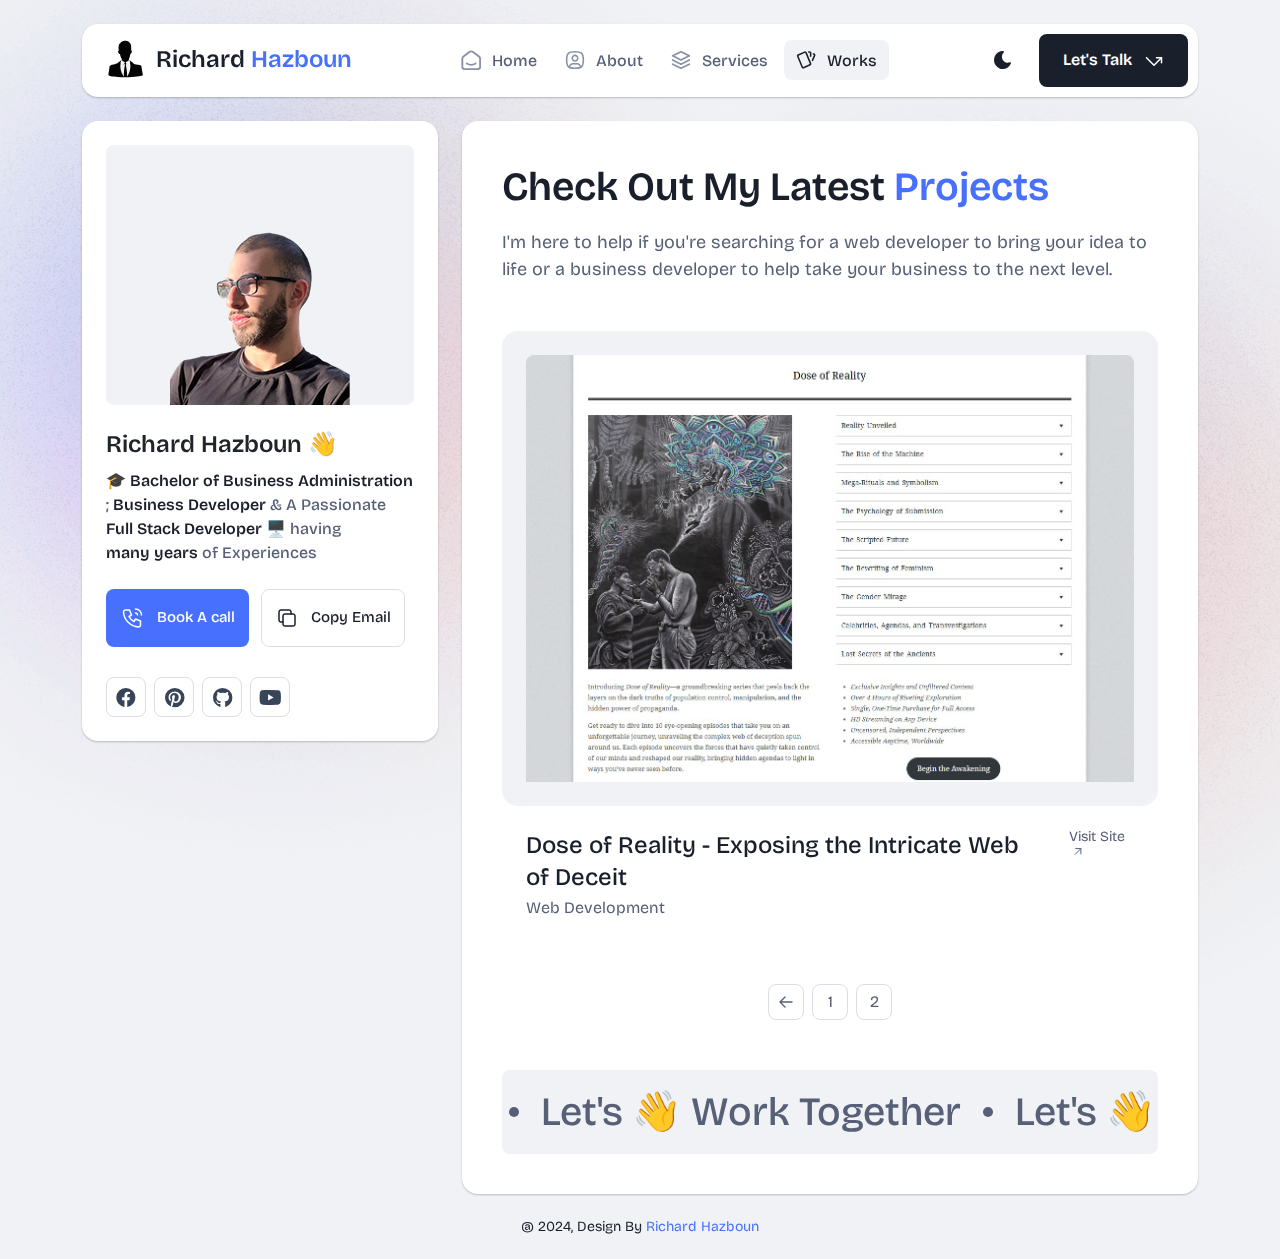
<file: portfolio-2.html>
<!DOCTYPE html>
<html lang="en">

<head>
  <meta charset="UTF-8">
  <meta http-equiv="X-UA-Compatible" content="IE=edge">
  <title>Richard Hazboun - Portfolio</title>
  <meta name="description" content="Richard Hazboun - Portfolio">
  <meta name="viewport" content="width=device-width, initial-scale=1">

  <link rel="shortcut icon" type="image/x-icon" href="assets/img/favicon.svg">
  <!-- Place favicon.ico in the root directory -->

  <!-- CSS here -->
  <link rel="stylesheet" href="assets/css/bootstrap.min.css">
  <link rel="stylesheet" href="assets/fontawsome/css/all.min.css">
  <link rel="stylesheet" href="assets/fontawsome/css/fontawesome.min.css">
  <link rel="stylesheet" href="assets/css/slick.css">
  <link rel="stylesheet" href="assets/css/magnific-popup.css">
  <link rel="stylesheet" href="assets/css/style.css">
  <link rel="stylesheet" href="assets/css/responsive.css">
</head>

<body>
  <div id="page-content">
    <!-- header part start -->
    <header class="header-area">
      <nav class="navbar">
        <div class="container">
          <div class="menu-container">
            <div class="logo">
              <a class="navbar-brand me-0" href="index.html">
                <img src="assets/img/favicon.svg" width="38" height="38" class="logo-icon" alt="Logo"/>
                <span>Richard <span class="primary">Hazboun</span></span>
              </a>
            </div>
            <div class="navbar-main d-flex flex-grow-1">
              <div class="logo inner-logo d-block d-xl-none">
                <a class="navbar-brand me-0" href="index.html">
                  <svg width="24" height="24" viewBox="0 0 24 24" fill="none" xmlns="http://www.w3.org/2000/svg">
                    <path
                      d="M0 1.5C0 1.10218 0.158035 0.720644 0.43934 0.43934C0.720644 0.158035 1.10218 0 1.5 0L9 0C9.39782 0 9.77936 0.158035 10.0607 0.43934C10.342 0.720644 10.5 1.10218 10.5 1.5V22.5C10.5 22.8978 10.342 23.2794 10.0607 23.5607C9.77936 23.842 9.39782 24 9 24H1.5C1.10218 24 0.720644 23.842 0.43934 23.5607C0.158035 23.2794 0 22.8978 0 22.5V1.5ZM13.5 1.5C13.5 1.10218 13.658 0.720644 13.9393 0.43934C14.2206 0.158035 14.6022 0 15 0L22.5 0C22.8978 0 23.2794 0.158035 23.5607 0.43934C23.842 0.720644 24 1.10218 24 1.5V9C24 9.39782 23.842 9.77936 23.5607 10.0607C23.2794 10.342 22.8978 10.5 22.5 10.5H15C14.6022 10.5 14.2206 10.342 13.9393 10.0607C13.658 9.77936 13.5 9.39782 13.5 9V1.5ZM13.5 15C13.5 14.6022 13.658 14.2206 13.9393 13.9393C14.2206 13.658 14.6022 13.5 15 13.5H22.5C22.8978 13.5 23.2794 13.658 23.5607 13.9393C23.842 14.2206 24 14.6022 24 15V22.5C24 22.8978 23.842 23.2794 23.5607 23.5607C23.2794 23.842 22.8978 24 22.5 24H15C14.6022 24 14.2206 23.842 13.9393 23.5607C13.658 23.2794 13.5 22.8978 13.5 22.5V15Z"
                      class="logo-icon" />
                  </svg>
                  <span>Richard<span class="primary">Hazboun</span></span>
                </a>
              </div>
              <ul class="navbar-info mx-auto">
                <li class="nav-item">
                  <a class="nav-link" aria-current="page" href="index.html">
                    <svg class="nav-icon" viewBox="0 0 15 15" fill="none" xmlns="http://www.w3.org/2000/svg">
                      <path
                        d="M13.475 4.92481L9.03083 1.46814C8.64082 1.16473 8.1608 1 7.66667 1C7.17254 1 6.69251 1.16473 6.3025 1.46814L1.8575 4.92481C1.59037 5.13254 1.37424 5.39858 1.22563 5.7026C1.07701 6.00662 0.99984 6.34058 1 6.67897V12.679C1 13.121 1.17559 13.5449 1.48816 13.8575C1.80072 14.17 2.22464 14.3456 2.66667 14.3456H12.6667C13.1087 14.3456 13.5326 14.17 13.8452 13.8575C14.1577 13.5449 14.3333 13.121 14.3333 12.679V6.67897C14.3333 5.99314 14.0167 5.34564 13.475 4.92481Z"
                        stroke-width="1.4" stroke-linecap="round" stroke-linejoin="round" />
                      <path d="M10.9753 10.1665C9.13359 11.2773 6.14859 11.2773 4.30859 10.1665" stroke-width="1.4"
                        stroke-linecap="round" stroke-linejoin="round" />
                    </svg>

                    <span>Home</span>
                  </a>
                </li>
                <li class="nav-item">
                  <a class="nav-link" href="about.html">
                    <svg class="nav-icon" viewBox="0 0 18 18" fill="none" xmlns="http://www.w3.org/2000/svg">
                      <path
                        d="M9 9.8335C9.66304 9.8335 10.2989 9.5701 10.7678 9.10126C11.2366 8.63242 11.5 7.99654 11.5 7.3335C11.5 6.67045 11.2366 6.03457 10.7678 5.56573C10.2989 5.09689 9.66304 4.8335 9 4.8335C8.33696 4.8335 7.70107 5.09689 7.23223 5.56573C6.76339 6.03457 6.5 6.67045 6.5 7.3335C6.5 7.99654 6.76339 8.63242 7.23223 9.10126C7.70107 9.5701 8.33696 9.8335 9 9.8335Z"
                        stroke-width="1.4" stroke-linecap="round" stroke-linejoin="round" />
                      <path
                        d="M9 1.5C15 1.5 16.5 3 16.5 9C16.5 15 15 16.5 9 16.5C3 16.5 1.5 15 1.5 9C1.5 3 3 1.5 9 1.5Z"
                        stroke-width="1.4" stroke-linecap="round" stroke-linejoin="round" />
                      <path
                        d="M4 15.7085V15.6668C4 14.7828 4.35119 13.9349 4.97631 13.3098C5.60143 12.6847 6.44928 12.3335 7.33333 12.3335H10.6667C11.5507 12.3335 12.3986 12.6847 13.0237 13.3098C13.6488 13.9349 14 14.7828 14 15.6668V15.7085"
                        stroke-width="1.4" stroke-linecap="round" stroke-linejoin="round" />
                    </svg>
                    About
                  </a>
                </li>
                <li class="nav-item">
                  <a class="nav-link" href="services.html">
                    <svg class="nav-icon" viewBox="0 0 16 16" fill="none" xmlns="http://www.w3.org/2000/svg">
                      <path d="M7.99967 1.3335L1.33301 4.66683L7.99967 8.00016L14.6663 4.66683L7.99967 1.3335Z"
                        stroke-width="1.4" stroke-linecap="round" stroke-linejoin="round" />
                      <path d="M1.33301 8L7.99967 11.3333L14.6663 8" stroke-width="1.4" stroke-linecap="round"
                        stroke-linejoin="round" />
                      <path d="M1.33301 11.3335L7.99967 14.6668L14.6663 11.3335" stroke-width="1.4"
                        stroke-linecap="round" stroke-linejoin="round" />
                    </svg>
                    Services
                  </a>
                </li>
                <li class="nav-item">
                  <a class="nav-link active" href="portfolio.html">
                    <svg class="nav-icon" viewBox="0 0 18 17" fill="none" xmlns="http://www.w3.org/2000/svg">
                      <path
                        d="M2.00326 3.99733L7.95159 1.40649C8.04974 1.36442 8.15533 1.34243 8.26212 1.34181C8.3689 1.34119 8.47473 1.36196 8.57337 1.40289C8.67201 1.44382 8.76145 1.50408 8.83642 1.58013C8.9114 1.65617 8.97039 1.74646 9.00992 1.84566L13.1133 11.764C13.1985 11.9651 13.2014 12.1917 13.1213 12.3949C13.0412 12.5982 12.8845 12.7618 12.6849 12.8507L6.73742 15.4415C6.63922 15.4837 6.53356 15.5058 6.42668 15.5065C6.3198 15.5072 6.21387 15.4864 6.11514 15.4455C6.0164 15.4046 5.92688 15.3442 5.85184 15.2681C5.7768 15.192 5.71778 15.1016 5.67826 15.0023L1.57492 5.08316C1.48963 4.88204 1.48673 4.65546 1.56684 4.45222C1.64696 4.24898 1.80367 4.08616 2.00326 3.99733Z"
                        stroke-width="1.4" stroke-linecap="round" stroke-linejoin="round" />
                      <path
                        d="M11.5 1.3335H12.3333C12.5543 1.3335 12.7663 1.42129 12.9226 1.57757C13.0789 1.73385 13.1667 1.94582 13.1667 2.16683V5.0835"
                        stroke-width="1.4" stroke-linecap="round" stroke-linejoin="round" />
                      <path
                        d="M15.6663 3C15.8863 3.09333 16.0997 3.18083 16.3063 3.2625C16.5098 3.34882 16.6706 3.51241 16.7534 3.71729C16.8362 3.92217 16.8343 4.15155 16.748 4.355L14.833 8.83334"
                        stroke-width="1.4" stroke-linecap="round" stroke-linejoin="round" />
                    </svg>
                    Works
                  </a>
                </li>
              </ul>
              <div class="header-right-info d-flex align-items-center">
                <button class="theme-control-btn">
                  <span class="dark">
                    <svg width="24" height="24" viewBox="0 0 24 24" fill="none" xmlns="http://www.w3.org/2000/svg">
                      <path
                        d="M11.8005 3C10.207 3.0003 8.64356 3.44286 7.27683 4.28049C5.91011 5.11811 4.79139 6.31937 4.04002 7.75612C3.28865 9.19288 2.93281 10.8112 3.01046 12.4386C3.08811 14.0659 3.59633 15.6411 4.48091 16.9963C5.3655 18.3514 6.59326 19.4356 8.03324 20.1333C9.47322 20.8309 11.0714 21.1157 12.6573 20.9574C14.2432 20.7991 15.7573 20.2036 17.0381 19.2344C18.319 18.2652 19.3185 16.9587 19.9301 15.4542C20.2302 14.7162 19.5111 13.9746 18.7875 14.2752C17.5475 14.7888 16.1706 14.8418 14.8963 14.425C13.622 14.0082 12.5308 13.1479 11.8126 11.9937C11.0943 10.8396 10.7943 9.4645 10.9648 8.10764C11.1353 6.75077 11.7655 5.49792 12.7458 4.5669L12.8136 4.4949C13.2986 3.9279 12.913 3.0072 12.1464 3.0072H11.9122L11.8524 3.0018L11.7996 3H11.8005Z"
                        fill="#1A1F2C" />
                    </svg>
                    <small class="theme-text d-block d-xl-none">Change appearance</small>
                  </span>
                  <span class="light">
                    <svg width="24" height="24" viewBox="0 0 24 24" fill="none" xmlns="http://www.w3.org/2000/svg">
                      <path
                        d="M12 19C12.2449 19 12.4813 19.09 12.6644 19.2527C12.8474 19.4155 12.9643 19.6397 12.993 19.883L13 20V21C12.9997 21.2549 12.9021 21.5 12.7272 21.6854C12.5522 21.8707 12.313 21.9822 12.0586 21.9972C11.8042 22.0121 11.5536 21.9293 11.3582 21.7657C11.1627 21.6021 11.0371 21.3701 11.007 21.117L11 21V20C11 19.7348 11.1054 19.4804 11.2929 19.2929C11.4804 19.1054 11.7348 19 12 19Z"
                        fill="#FD7E41" />
                      <path
                        d="M18.3127 16.9099L18.4067 16.9929L19.1067 17.6929C19.2861 17.8729 19.3902 18.1144 19.398 18.3683C19.4057 18.6223 19.3165 18.8697 19.1485 19.0602C18.9804 19.2508 18.7462 19.3702 18.4933 19.3943C18.2403 19.4184 17.9877 19.3454 17.7867 19.1899L17.6927 19.1069L16.9927 18.4069C16.8202 18.2347 16.7165 18.0053 16.7012 17.7619C16.6859 17.5186 16.76 17.278 16.9097 17.0855C17.0593 16.893 17.2741 16.7618 17.5137 16.7166C17.7533 16.6713 18.0012 16.7152 18.2107 16.8399L18.3127 16.9099Z"
                        fill="#FD7E41" />
                      <path
                        d="M7.00747 16.993C7.17965 17.1652 7.28308 17.3943 7.29836 17.6373C7.31364 17.8803 7.23972 18.1206 7.09047 18.313L7.00747 18.407L6.30747 19.107C6.12751 19.2863 5.88604 19.3905 5.63209 19.3982C5.37814 19.406 5.13076 19.3168 4.94019 19.1487C4.74963 18.9807 4.63017 18.7464 4.60607 18.4935C4.58198 18.2406 4.65506 17.988 4.81047 17.787L4.89347 17.693L5.59347 16.993C5.781 16.8055 6.03531 16.7002 6.30047 16.7002C6.56563 16.7002 6.81994 16.8055 7.00747 16.993Z"
                        fill="#FD7E41" />
                      <path
                        d="M3.99987 11C4.25475 11.0003 4.4999 11.0979 4.68524 11.2728C4.87057 11.4478 4.9821 11.687 4.99704 11.9414C5.01198 12.1958 4.92919 12.4464 4.7656 12.6418C4.60201 12.8373 4.36996 12.9629 4.11687 12.993L3.99987 13H2.99987C2.74499 12.9997 2.49984 12.9021 2.3145 12.7272C2.12916 12.5522 2.01763 12.313 2.0027 12.0586C1.98776 11.8042 2.07054 11.5536 2.23413 11.3582C2.39772 11.1627 2.62977 11.0371 2.88287 11.007L2.99987 11H3.99987Z"
                        fill="#FD7E41" />
                      <path
                        d="M20.9999 11C21.2547 11.0003 21.4999 11.0979 21.6852 11.2728C21.8706 11.4478 21.9821 11.687 21.997 11.9414C22.012 12.1958 21.9292 12.4464 21.7656 12.6418C21.602 12.8373 21.37 12.9629 21.1169 12.993L20.9999 13H19.9999C19.745 12.9997 19.4998 12.9021 19.3145 12.7272C19.1292 12.5522 19.0176 12.313 19.0027 12.0586C18.9878 11.8042 19.0705 11.5536 19.2341 11.3582C19.3977 11.1627 19.6298 11.0371 19.8829 11.007L19.9999 11H20.9999Z"
                        fill="#FD7E41" />
                      <path
                        d="M6.21264 4.80985L6.30664 4.89285L7.00664 5.59285C7.18599 5.77281 7.29011 6.01429 7.29787 6.26824C7.30562 6.52219 7.21642 6.76957 7.04839 6.96013C6.88036 7.1507 6.64609 7.27016 6.39316 7.29425C6.14024 7.31834 5.88763 7.24526 5.68664 7.08985L5.59264 7.00685L4.89264 6.30685C4.72073 6.13453 4.61757 5.90543 4.6025 5.66248C4.58744 5.41954 4.6615 5.17945 4.8108 4.98721C4.9601 4.79497 5.1744 4.66378 5.41351 4.61824C5.65262 4.57271 5.90013 4.61594 6.10964 4.73985L6.21264 4.80985Z"
                        fill="#FD7E41" />
                      <path
                        d="M19.1071 4.89288C19.2793 5.06508 19.3827 5.29418 19.398 5.5372C19.4132 5.78023 19.3393 6.02048 19.1901 6.21288L19.1071 6.30688L18.4071 7.00688C18.2271 7.18623 17.9856 7.29036 17.7317 7.29811C17.4777 7.30587 17.2304 7.21667 17.0398 7.04864C16.8492 6.8806 16.7298 6.64633 16.7057 6.39341C16.6816 6.14049 16.7547 5.88788 16.9101 5.68688L16.9931 5.59288L17.6931 4.89288C17.8806 4.70541 18.1349 4.6001 18.4001 4.6001C18.6652 4.6001 18.9196 4.70541 19.1071 4.89288Z"
                        fill="#FD7E41" />
                      <path
                        d="M12 2C12.2449 2.00003 12.4813 2.08996 12.6644 2.25272C12.8474 2.41547 12.9643 2.63975 12.993 2.883L13 3V4C12.9997 4.25488 12.9021 4.50003 12.7272 4.68537C12.5522 4.8707 12.313 4.98223 12.0586 4.99717C11.8042 5.01211 11.5536 4.92933 11.3582 4.76573C11.1627 4.60214 11.0371 4.3701 11.007 4.117L11 4V3C11 2.73478 11.1054 2.48043 11.2929 2.29289C11.4804 2.10536 11.7348 2 12 2Z"
                        fill="#FD7E41" />
                      <path
                        d="M12 7C12.9797 6.99994 13.9378 7.28769 14.7553 7.8275C15.5729 8.36731 16.2138 9.1354 16.5986 10.0364C16.9833 10.9373 17.0949 11.9315 16.9195 12.8953C16.7441 13.8592 16.2893 14.7502 15.6118 15.4579C14.9343 16.1655 14.0638 16.6585 13.1085 16.8756C12.1532 17.0928 11.1552 17.0245 10.2383 16.6793C9.3215 16.334 8.52629 15.7271 7.95146 14.9338C7.37663 14.1405 7.04752 13.1958 7.005 12.217L7 12L7.005 11.783C7.06092 10.4958 7.61161 9.27978 8.54222 8.38866C9.47284 7.49754 10.7115 7.00007 12 7Z"
                        fill="#FD7E41" />
                    </svg>
                    <small class="theme-text d-block d-xl-none">Change appearance</small>
                  </span>
                </button>
                <a href="contact.html" class="lets-talk-btn">
                  Let's Talk
                  <svg class="icon" width="20" height="20" viewBox="0 0 20 20" fill="none"
                    xmlns="http://www.w3.org/2000/svg">
                    <path d="M17.5 11.6665V6.6665H12.5" stroke="white" stroke-width="1.5" stroke-linecap="round"
                      stroke-linejoin="round" />
                    <path d="M17.5 6.6665L10 14.1665L2.5 6.6665" stroke="white" stroke-width="1.5"
                      stroke-linecap="round" stroke-linejoin="round" />
                  </svg>
                </a>
              </div>
            </div>
            <div class="mobile-menu-overlay d-block d-lg-none"></div>
            <div class="mobile-menu-control-bar d-block d-xl-none">
              <button class="mobile-menu-control-bar">
                <i class="fas fa-bars"></i>
              </button>
            </div>
          </div>
        </div>
      </nav>
    </header>
    <!-- header part end -->

    <!-- main area part start -->
    <main>

      <section class="content-box-area mt-4">
        <div class="container">
          <div class="row g-4">
            <div class="col-xl-4">
              <div class="card profile-card">
                <div class="card-body">
                  <div class="image text-center">
                    <img src="assets/img/images/profile.png" alt="profile">
                  </div>
                  <div class="text">
                    <h3 class="card-title">Richard Hazboun 👋</h3>
                    <p>🎓 <span>Bachelor of Business Administration</span>; <span>Business Developer</span> & 
                      A Passionate <span>Full Stack Developer</span> 🖥️ having
                        <span>
                          many years</span> of Experiences</p>
                    <div class="common-button-groups">
                      <a class="btn btn-call" href="contact.html">
                        <svg class="icon" width="25" height="24" viewBox="0 0 25 24" fill="none"
                          xmlns="http://www.w3.org/2000/svg">
                          <path
                            d="M5.5 4H9.5L11.5 9L9 10.5C10.071 12.6715 11.8285 14.429 14 15.5L15.5 13L20.5 15V19C20.5 19.5304 20.2893 20.0391 19.9142 20.4142C19.5391 20.7893 19.0304 21 18.5 21C14.5993 20.763 10.9202 19.1065 8.15683 16.3432C5.3935 13.5798 3.73705 9.90074 3.5 6C3.5 5.46957 3.71071 4.96086 4.08579 4.58579C4.46086 4.21071 4.96957 4 5.5 4Z"
                            stroke="white" stroke-width="1.5" stroke-linecap="round" stroke-linejoin="round" />
                          <path
                            d="M15.5 7C16.0304 7 16.5391 7.21071 16.9142 7.58579C17.2893 7.96086 17.5 8.46957 17.5 9"
                            stroke="white" stroke-width="1.5" stroke-linecap="round" stroke-linejoin="round" />
                          <path d="M15.5 3C17.0913 3 18.6174 3.63214 19.7426 4.75736C20.8679 5.88258 21.5 7.4087 21.5 9"
                            stroke="white" stroke-width="1.5" stroke-linecap="round" stroke-linejoin="round" />
                        </svg>
                        Book A call
                      </a>
                      <button class="btn btn-copy" data-clipboard-text="richardwhazb@gmailcom">
                        <svg class="icon" width="24" height="24" viewBox="0 0 24 24" fill="none"
                          xmlns="http://www.w3.org/2000/svg">
                          <path
                            d="M8 10C8 9.46957 8.21071 8.96086 8.58579 8.58579C8.96086 8.21071 9.46957 8 10 8H18C18.5304 8 19.0391 8.21071 19.4142 8.58579C19.7893 8.96086 20 9.46957 20 10V18C20 18.5304 19.7893 19.0391 19.4142 19.4142C19.0391 19.7893 18.5304 20 18 20H10C9.46957 20 8.96086 19.7893 8.58579 19.4142C8.21071 19.0391 8 18.5304 8 18V10Z"
                            stroke-width="1.5" stroke-linecap="round" stroke-linejoin="round" />
                          <path
                            d="M16 8V6C16 5.46957 15.7893 4.96086 15.4142 4.58579C15.0391 4.21071 14.5304 4 14 4H6C5.46957 4 4.96086 4.21071 4.58579 4.58579C4.21071 4.96086 4 5.46957 4 6V14C4 14.5304 4.21071 15.0391 4.58579 15.4142C4.96086 15.7893 5.46957 16 6 16H8"
                            stroke-width="1.5" stroke-linecap="round" stroke-linejoin="round" />
                        </svg>
                        Copy Email
                      </button>
                    </div>
                    <div class="social-media-icon">
                      <ul class="list-unstyled">
                        <li><a href="#"><i class="fab fa-facebook"></i></a></li>
                        <li><a href="#"><i class="fab fa-pinterest"></i></a></li>
                        <li><a href="#"><i class="fab fa-github"></i></a></li>
                        <li><a href="#"><i class="fab fa-youtube"></i></a></li>
                      </ul>
                    </div>
                  </div>
                </div>
              </div>
            </div>
            <div class="col-xl-8">
              <div class="card content-box-card">
                <div class="card-body portfolio-card">
                  <div class="top-info">
                    <div class="text">
                      <h1 class="main-title">Check Out My Latest <span>Projects</span></h1>
                      <p>I'm here to help if you're searching for a web developer to bring your idea to life or a
                        business developer to help take your business to the next level.</p>
                    </div>
                  </div>
                  <div class="portfolio-area">
                    <div class="row g-4 parent-container">
                      <div class="col-lg-12">
                        <div class="portfolio-item">
                          <div class="image">
                            <img src="assets/img/projects/dor-project-main.png" alt="project-1" class="img-fluid w-100">
                            <a href="assets/img/projects/dor-project-main.png"
                              class="gallery-popup full-image-preview parent-container">
                              <svg class="icon" xmlns="http://www.w3.org/2000/svg" viewBox="0 0 20 20" fill="none"
                                stroke="currentColor" stroke-linecap="round" stroke-linejoin="round" stroke-width="1.5">
                                <path d="M10 4.167v11.666M4.167 10h11.666"></path>
                              </svg>
                            </a>
                          </div>
                          <div class="text">
                            <div class="info">
                              <a href="dor-details.html" class="title">Dose of Reality - Exposing the Intricate Web of Deceit</a>
                              <p class="subtitle">Web Development</p>
                            </div>
                            <div class="visite-btn">
                              <a href="http://doseofreality.shop/">Visit Site
                                <svg class="arrow-up" width="14" height="15" viewBox="0 0 14 15" fill="none"
                                  xmlns="http://www.w3.org/2000/svg">
                                  <path d="M9.91634 4.5835L4.08301 10.4168" stroke-linecap="round"
                                    stroke-linejoin="round"></path>
                                  <path d="M4.66699 4.5835H9.91699V9.8335" stroke-linecap="round"
                                    stroke-linejoin="round"></path>
                                </svg>
                              </a>
                            </div>
                          </div>
                        </div>
                      </div>
                    </div>
                    <div class="pagination">
                      <ul class="list-unstyled">
                        <li class="prev">
                          <button onclick="window.location.href = 'https://richardhazboun.net/portfolio.html';">
                            <svg class="icon" xmlns="http://www.w3.org/2000/svg" fill="none" viewBox="0 0 24 24"
                              stroke-width="2" stroke="currentColor">
                              <path stroke-linecap="round" stroke-linejoin="round"
                                d="M10.5 19.5 3 12m0 0 7.5-7.5M3 12h18"></path>
                            </svg>
                          </button>
                        </li>
                        <li><button onclick="window.location.href = 'https://richardhazboun.net/portfolio.html';">1</button></li>
                        <li><button>2</button></li>
                      </ul>
                    </div>
                  </div>

                  <div class="work-together-slider">
                    <div class="slider-main d-flex gap-4 align-items-center">
                      <div class="slider-item">
                        <a href="contact.html">Let's 👋 Work Together</a>
                        <a href="contact.html">Let's 👋 Work Together</a>
                      </div>
                      <div class="slider-item">
                        <a href="contact.html">Let's 👋 Work Together</a>
                        <a href="contact.html">Let's 👋 Work Together</a>
                      </div>
                    </div>
                  </div>
                </div>
              </div>
            </div>
          </div>
        </div>
      </section>

      <!-- background shape area start -->
      <div class="background-shapes">
        <div class="shape-1 common-shape">
          <img src="assets/img/bg/banner-shape-1.png" alt="banner-shape-1">
        </div>
        <div class="shape-2 common-shape">
          <img src="assets/img/bg/banner-shape-1.png" alt="banner-shape-1">
        </div>
        <div class="threed-shape-1 move-with-cursor" data-value="1">
          <img src="assets/img/bg/object-3d-1.png" alt="object-3d-1">
        </div>
        <div class="threed-shape-2 move-with-cursor" data-value="1">
          <img src="assets/img/bg/object-3d-2.png" alt="object-3d-2">
        </div>
      </div>
      <!-- background shape area end -->
    </main>
    <!-- main area part end -->

    <!-- footer part start -->
    <footer class="footer-area">
      <div class="container">
        <div class="text text-center">
          <p>@ 2024, Design By <a href="#">Richard Hazboun</a></p>
        </div>
      </div>
    </footer>
    <!-- footer part end -->
  </div>

  <!-- JS here -->
  <script src="assets/js/vendor/jquery-3.6.0.min.js"></script>
  <script src="assets/js/bootstrap.bundle.min.js"></script>
  <script src="assets/js/jquery.magnific-popup.min.js"></script>
  <script src="assets/js/ajax-form.js"></script>
  <script src="assets/js/clipboard.min.js"></script>
  <script src="assets/js/slick.min.js"></script>
  <script src="assets/js/script.js"></script>
</body>


</html>
</file>
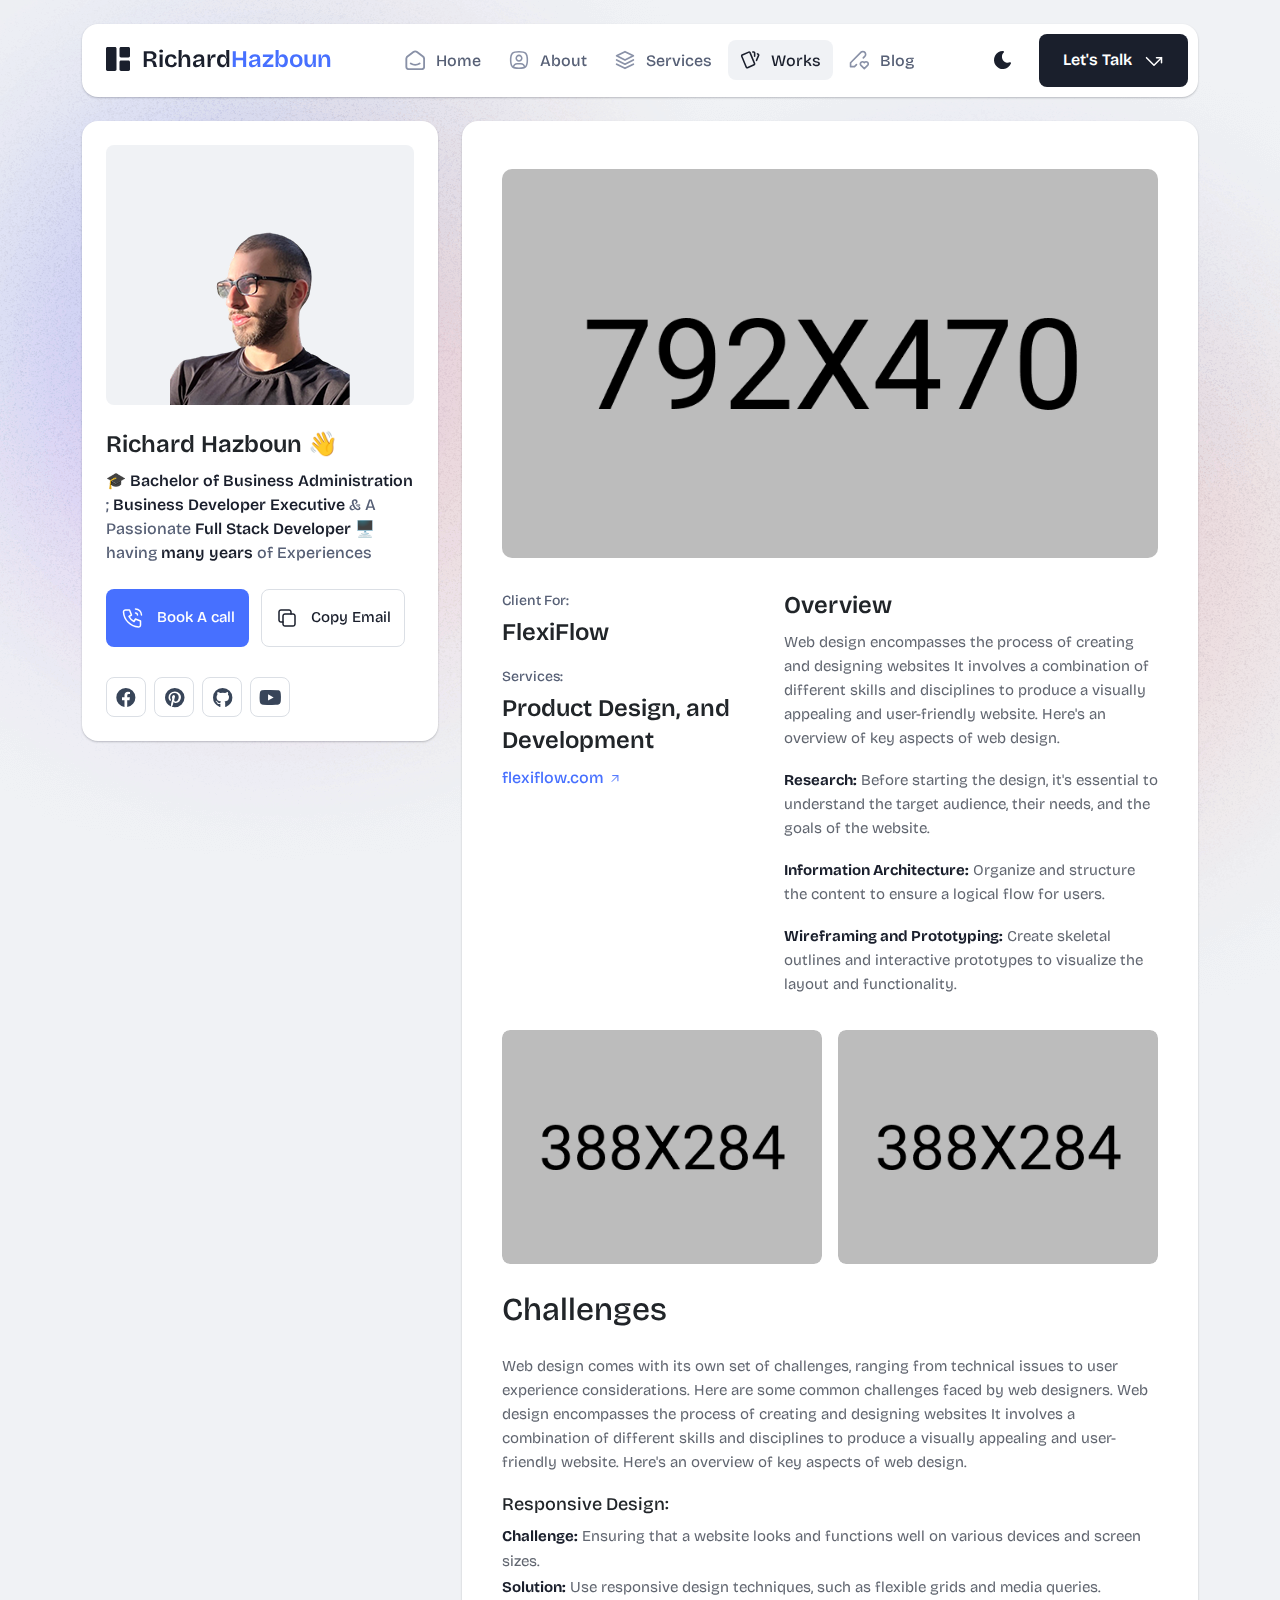
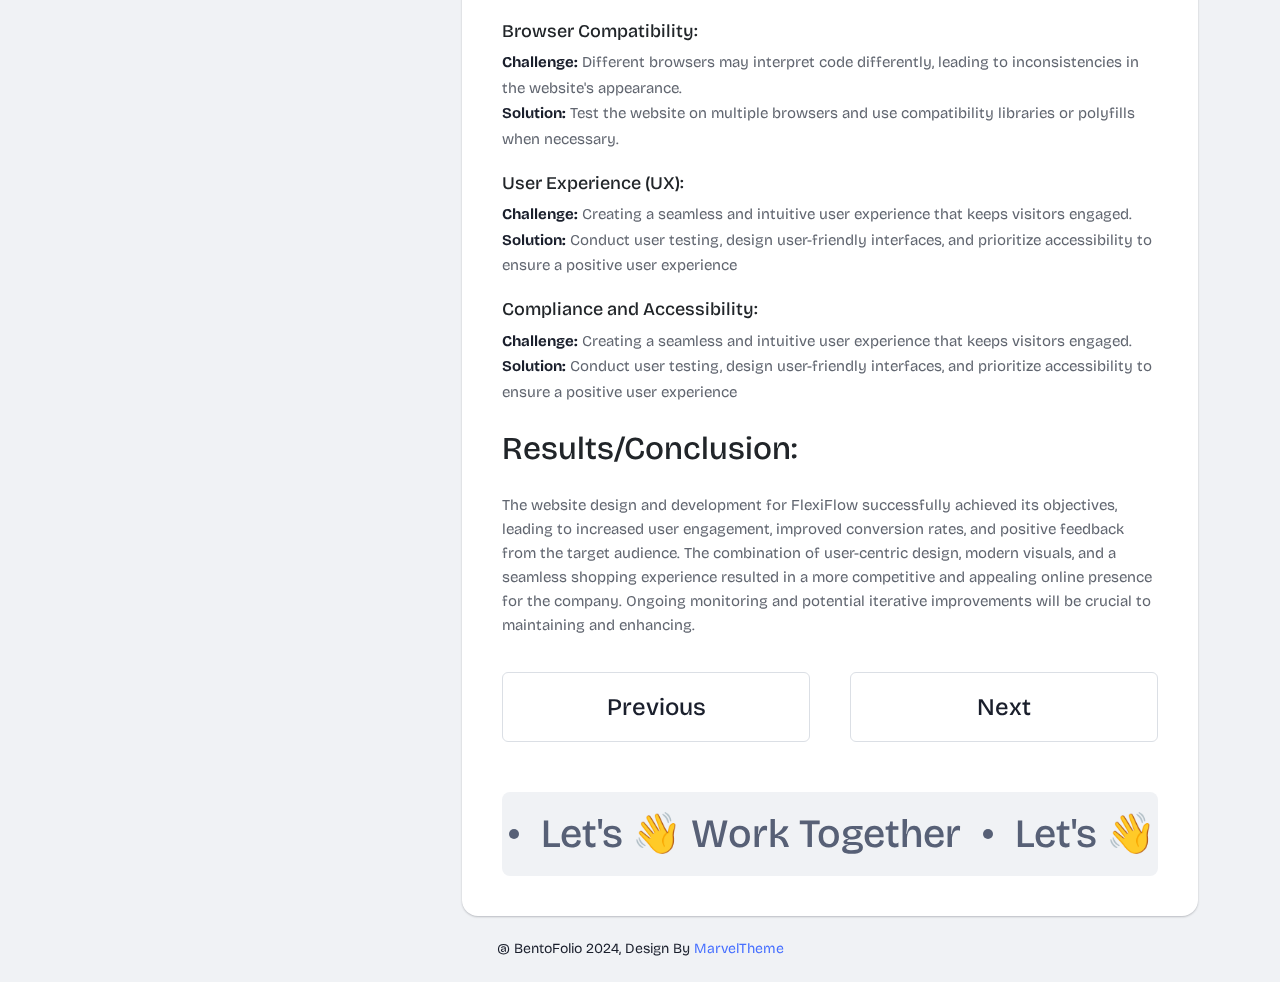
<file: portfolio-details.html>
<!DOCTYPE html>
<html lang="en">

<head>
  <meta charset="UTF-8">
  <meta http-equiv="X-UA-Compatible" content="IE=edge">
  <title>Richard Hazboun - Portfolio</title>
  <meta name="description" content="Richard Hazboun - Portfolio">
  <meta name="viewport" content="width=device-width, initial-scale=1">

  <link rel="shortcut icon" type="image/x-icon" href="assets/img/favicon.svg">
  <!-- Place favicon.ico in the root directory -->

  <!-- CSS here -->
  <link rel="stylesheet" href="assets/css/bootstrap.min.css">
  <link rel="stylesheet" href="assets/fontawsome/css/all.min.css">
  <link rel="stylesheet" href="assets/fontawsome/css/fontawesome.min.css">
  <link rel="stylesheet" href="assets/css/slick.css">
  <link rel="stylesheet" href="assets/css/magnific-popup.css">
  <link rel="stylesheet" href="assets/css/style.css">
  <link rel="stylesheet" href="assets/css/responsive.css">
</head>

<body>
  <div id="page-content">
    <!-- header part start -->
    <header class="header-area">
      <nav class="navbar">
        <div class="container">
          <div class="menu-container">
            <div class="logo">
              <a class="navbar-brand me-0" href="index.html">
                <svg width="24" height="24" viewBox="0 0 24 24" fill="none" xmlns="http://www.w3.org/2000/svg">
                  <path
                    d="M0 1.5C0 1.10218 0.158035 0.720644 0.43934 0.43934C0.720644 0.158035 1.10218 0 1.5 0L9 0C9.39782 0 9.77936 0.158035 10.0607 0.43934C10.342 0.720644 10.5 1.10218 10.5 1.5V22.5C10.5 22.8978 10.342 23.2794 10.0607 23.5607C9.77936 23.842 9.39782 24 9 24H1.5C1.10218 24 0.720644 23.842 0.43934 23.5607C0.158035 23.2794 0 22.8978 0 22.5V1.5ZM13.5 1.5C13.5 1.10218 13.658 0.720644 13.9393 0.43934C14.2206 0.158035 14.6022 0 15 0L22.5 0C22.8978 0 23.2794 0.158035 23.5607 0.43934C23.842 0.720644 24 1.10218 24 1.5V9C24 9.39782 23.842 9.77936 23.5607 10.0607C23.2794 10.342 22.8978 10.5 22.5 10.5H15C14.6022 10.5 14.2206 10.342 13.9393 10.0607C13.658 9.77936 13.5 9.39782 13.5 9V1.5ZM13.5 15C13.5 14.6022 13.658 14.2206 13.9393 13.9393C14.2206 13.658 14.6022 13.5 15 13.5H22.5C22.8978 13.5 23.2794 13.658 23.5607 13.9393C23.842 14.2206 24 14.6022 24 15V22.5C24 22.8978 23.842 23.2794 23.5607 23.5607C23.2794 23.842 22.8978 24 22.5 24H15C14.6022 24 14.2206 23.842 13.9393 23.5607C13.658 23.2794 13.5 22.8978 13.5 22.5V15Z"
                    class="logo-icon" />
                </svg>
                <span>Richard<span class="primary">Hazboun</span></span>
              </a>
            </div>
            <div class="navbar-main d-flex flex-grow-1">
              <div class="logo inner-logo d-block d-xl-none">
                <a class="navbar-brand me-0" href="index.html">
                  <svg width="24" height="24" viewBox="0 0 24 24" fill="none" xmlns="http://www.w3.org/2000/svg">
                    <path
                      d="M0 1.5C0 1.10218 0.158035 0.720644 0.43934 0.43934C0.720644 0.158035 1.10218 0 1.5 0L9 0C9.39782 0 9.77936 0.158035 10.0607 0.43934C10.342 0.720644 10.5 1.10218 10.5 1.5V22.5C10.5 22.8978 10.342 23.2794 10.0607 23.5607C9.77936 23.842 9.39782 24 9 24H1.5C1.10218 24 0.720644 23.842 0.43934 23.5607C0.158035 23.2794 0 22.8978 0 22.5V1.5ZM13.5 1.5C13.5 1.10218 13.658 0.720644 13.9393 0.43934C14.2206 0.158035 14.6022 0 15 0L22.5 0C22.8978 0 23.2794 0.158035 23.5607 0.43934C23.842 0.720644 24 1.10218 24 1.5V9C24 9.39782 23.842 9.77936 23.5607 10.0607C23.2794 10.342 22.8978 10.5 22.5 10.5H15C14.6022 10.5 14.2206 10.342 13.9393 10.0607C13.658 9.77936 13.5 9.39782 13.5 9V1.5ZM13.5 15C13.5 14.6022 13.658 14.2206 13.9393 13.9393C14.2206 13.658 14.6022 13.5 15 13.5H22.5C22.8978 13.5 23.2794 13.658 23.5607 13.9393C23.842 14.2206 24 14.6022 24 15V22.5C24 22.8978 23.842 23.2794 23.5607 23.5607C23.2794 23.842 22.8978 24 22.5 24H15C14.6022 24 14.2206 23.842 13.9393 23.5607C13.658 23.2794 13.5 22.8978 13.5 22.5V15Z"
                      class="logo-icon" />
                  </svg>
                  <span>Richard<span class="primary">Hazboun</span></span>
                </a>
              </div>
              <ul class="navbar-info mx-auto">
                <li class="nav-item">
                  <a class="nav-link" aria-current="page" href="index.html">
                    <svg class="nav-icon" viewBox="0 0 15 15" fill="none" xmlns="http://www.w3.org/2000/svg">
                      <path
                        d="M13.475 4.92481L9.03083 1.46814C8.64082 1.16473 8.1608 1 7.66667 1C7.17254 1 6.69251 1.16473 6.3025 1.46814L1.8575 4.92481C1.59037 5.13254 1.37424 5.39858 1.22563 5.7026C1.07701 6.00662 0.99984 6.34058 1 6.67897V12.679C1 13.121 1.17559 13.5449 1.48816 13.8575C1.80072 14.17 2.22464 14.3456 2.66667 14.3456H12.6667C13.1087 14.3456 13.5326 14.17 13.8452 13.8575C14.1577 13.5449 14.3333 13.121 14.3333 12.679V6.67897C14.3333 5.99314 14.0167 5.34564 13.475 4.92481Z"
                        stroke-width="1.4" stroke-linecap="round" stroke-linejoin="round" />
                      <path d="M10.9753 10.1665C9.13359 11.2773 6.14859 11.2773 4.30859 10.1665" stroke-width="1.4"
                        stroke-linecap="round" stroke-linejoin="round" />
                    </svg>

                    <span>Home</span>
                  </a>
                </li>
                <li class="nav-item">
                  <a class="nav-link" href="about.html">
                    <svg class="nav-icon" viewBox="0 0 18 18" fill="none" xmlns="http://www.w3.org/2000/svg">
                      <path
                        d="M9 9.8335C9.66304 9.8335 10.2989 9.5701 10.7678 9.10126C11.2366 8.63242 11.5 7.99654 11.5 7.3335C11.5 6.67045 11.2366 6.03457 10.7678 5.56573C10.2989 5.09689 9.66304 4.8335 9 4.8335C8.33696 4.8335 7.70107 5.09689 7.23223 5.56573C6.76339 6.03457 6.5 6.67045 6.5 7.3335C6.5 7.99654 6.76339 8.63242 7.23223 9.10126C7.70107 9.5701 8.33696 9.8335 9 9.8335Z"
                        stroke-width="1.4" stroke-linecap="round" stroke-linejoin="round" />
                      <path
                        d="M9 1.5C15 1.5 16.5 3 16.5 9C16.5 15 15 16.5 9 16.5C3 16.5 1.5 15 1.5 9C1.5 3 3 1.5 9 1.5Z"
                        stroke-width="1.4" stroke-linecap="round" stroke-linejoin="round" />
                      <path
                        d="M4 15.7085V15.6668C4 14.7828 4.35119 13.9349 4.97631 13.3098C5.60143 12.6847 6.44928 12.3335 7.33333 12.3335H10.6667C11.5507 12.3335 12.3986 12.6847 13.0237 13.3098C13.6488 13.9349 14 14.7828 14 15.6668V15.7085"
                        stroke-width="1.4" stroke-linecap="round" stroke-linejoin="round" />
                    </svg>
                    About
                  </a>
                </li>
                <li class="nav-item">
                  <a class="nav-link" href="services.html">
                    <svg class="nav-icon" viewBox="0 0 16 16" fill="none" xmlns="http://www.w3.org/2000/svg">
                      <path d="M7.99967 1.3335L1.33301 4.66683L7.99967 8.00016L14.6663 4.66683L7.99967 1.3335Z"
                        stroke-width="1.4" stroke-linecap="round" stroke-linejoin="round" />
                      <path d="M1.33301 8L7.99967 11.3333L14.6663 8" stroke-width="1.4" stroke-linecap="round"
                        stroke-linejoin="round" />
                      <path d="M1.33301 11.3335L7.99967 14.6668L14.6663 11.3335" stroke-width="1.4"
                        stroke-linecap="round" stroke-linejoin="round" />
                    </svg>
                    Services
                  </a>
                </li>
                <li class="nav-item">
                  <a class="nav-link active" href="portfolio.html">
                    <svg class="nav-icon" viewBox="0 0 18 17" fill="none" xmlns="http://www.w3.org/2000/svg">
                      <path
                        d="M2.00326 3.99733L7.95159 1.40649C8.04974 1.36442 8.15533 1.34243 8.26212 1.34181C8.3689 1.34119 8.47473 1.36196 8.57337 1.40289C8.67201 1.44382 8.76145 1.50408 8.83642 1.58013C8.9114 1.65617 8.97039 1.74646 9.00992 1.84566L13.1133 11.764C13.1985 11.9651 13.2014 12.1917 13.1213 12.3949C13.0412 12.5982 12.8845 12.7618 12.6849 12.8507L6.73742 15.4415C6.63922 15.4837 6.53356 15.5058 6.42668 15.5065C6.3198 15.5072 6.21387 15.4864 6.11514 15.4455C6.0164 15.4046 5.92688 15.3442 5.85184 15.2681C5.7768 15.192 5.71778 15.1016 5.67826 15.0023L1.57492 5.08316C1.48963 4.88204 1.48673 4.65546 1.56684 4.45222C1.64696 4.24898 1.80367 4.08616 2.00326 3.99733Z"
                        stroke-width="1.4" stroke-linecap="round" stroke-linejoin="round" />
                      <path
                        d="M11.5 1.3335H12.3333C12.5543 1.3335 12.7663 1.42129 12.9226 1.57757C13.0789 1.73385 13.1667 1.94582 13.1667 2.16683V5.0835"
                        stroke-width="1.4" stroke-linecap="round" stroke-linejoin="round" />
                      <path
                        d="M15.6663 3C15.8863 3.09333 16.0997 3.18083 16.3063 3.2625C16.5098 3.34882 16.6706 3.51241 16.7534 3.71729C16.8362 3.92217 16.8343 4.15155 16.748 4.355L14.833 8.83334"
                        stroke-width="1.4" stroke-linecap="round" stroke-linejoin="round" />
                    </svg>
                    Works
                  </a>
                </li>
                <li class="nav-item">
                  <a class="nav-link" href="blog.html">
                    <svg class="nav-icon" viewBox="0 0 17 16" fill="none" xmlns="http://www.w3.org/2000/svg">
                      <path
                        d="M12.1663 6.16676L13.4163 4.91676C13.6352 4.69789 13.8088 4.43805 13.9273 4.15208C14.0457 3.86612 14.1067 3.55962 14.1067 3.25009C14.1067 2.94056 14.0457 2.63406 13.9273 2.3481C13.8088 2.06213 13.6352 1.80229 13.4163 1.58342C13.1975 1.36455 12.9376 1.19094 12.6517 1.07248C12.3657 0.954033 12.0592 0.893066 11.7497 0.893066C11.4401 0.893066 11.1336 0.954033 10.8477 1.07248C10.5617 1.19094 10.3019 1.36455 10.083 1.58342L1.33301 10.3334V13.6668H4.66634L6.33301 12.0001"
                        stroke-width="1.4" stroke-linecap="round" stroke-linejoin="round" />
                      <path
                        d="M13.0004 15.3335L15.7921 12.5968C15.9633 12.4307 16.0995 12.232 16.1926 12.0124C16.2857 11.7927 16.3339 11.5567 16.3343 11.3181C16.3347 11.0796 16.2873 10.8434 16.1948 10.6235C16.1024 10.4035 15.9669 10.2044 15.7963 10.0377C15.448 9.69712 14.9806 9.50602 14.4935 9.50509C14.0065 9.50415 13.5383 9.69346 13.1888 10.0327L13.0021 10.216L12.8163 10.0327C12.4681 9.69237 12.0008 9.50143 11.5139 9.50049C11.0271 9.49956 10.5591 9.68871 10.2096 10.0277C10.0383 10.1937 9.9021 10.3924 9.80891 10.612C9.71572 10.8316 9.66746 11.0677 9.667 11.3062C9.66653 11.5447 9.71386 11.781 9.80619 12.0009C9.89853 12.2209 10.034 12.4201 10.2046 12.5868L13.0004 15.3335Z"
                        stroke-width="1.4" stroke-linecap="round" stroke-linejoin="round" />
                    </svg>
                    Blog
                  </a>
                </li>
              </ul>
              <div class="header-right-info d-flex align-items-center">
                <button class="theme-control-btn">
                  <span class="dark">
                    <svg width="24" height="24" viewBox="0 0 24 24" fill="none" xmlns="http://www.w3.org/2000/svg">
                      <path
                        d="M11.8005 3C10.207 3.0003 8.64356 3.44286 7.27683 4.28049C5.91011 5.11811 4.79139 6.31937 4.04002 7.75612C3.28865 9.19288 2.93281 10.8112 3.01046 12.4386C3.08811 14.0659 3.59633 15.6411 4.48091 16.9963C5.3655 18.3514 6.59326 19.4356 8.03324 20.1333C9.47322 20.8309 11.0714 21.1157 12.6573 20.9574C14.2432 20.7991 15.7573 20.2036 17.0381 19.2344C18.319 18.2652 19.3185 16.9587 19.9301 15.4542C20.2302 14.7162 19.5111 13.9746 18.7875 14.2752C17.5475 14.7888 16.1706 14.8418 14.8963 14.425C13.622 14.0082 12.5308 13.1479 11.8126 11.9937C11.0943 10.8396 10.7943 9.4645 10.9648 8.10764C11.1353 6.75077 11.7655 5.49792 12.7458 4.5669L12.8136 4.4949C13.2986 3.9279 12.913 3.0072 12.1464 3.0072H11.9122L11.8524 3.0018L11.7996 3H11.8005Z"
                        fill="#1A1F2C" />
                    </svg>
                    <small class="theme-text d-block d-xl-none">Change appearance</small>
                  </span>
                  <span class="light">
                    <svg width="24" height="24" viewBox="0 0 24 24" fill="none" xmlns="http://www.w3.org/2000/svg">
                      <path
                        d="M12 19C12.2449 19 12.4813 19.09 12.6644 19.2527C12.8474 19.4155 12.9643 19.6397 12.993 19.883L13 20V21C12.9997 21.2549 12.9021 21.5 12.7272 21.6854C12.5522 21.8707 12.313 21.9822 12.0586 21.9972C11.8042 22.0121 11.5536 21.9293 11.3582 21.7657C11.1627 21.6021 11.0371 21.3701 11.007 21.117L11 21V20C11 19.7348 11.1054 19.4804 11.2929 19.2929C11.4804 19.1054 11.7348 19 12 19Z"
                        fill="#FD7E41" />
                      <path
                        d="M18.3127 16.9099L18.4067 16.9929L19.1067 17.6929C19.2861 17.8729 19.3902 18.1144 19.398 18.3683C19.4057 18.6223 19.3165 18.8697 19.1485 19.0602C18.9804 19.2508 18.7462 19.3702 18.4933 19.3943C18.2403 19.4184 17.9877 19.3454 17.7867 19.1899L17.6927 19.1069L16.9927 18.4069C16.8202 18.2347 16.7165 18.0053 16.7012 17.7619C16.6859 17.5186 16.76 17.278 16.9097 17.0855C17.0593 16.893 17.2741 16.7618 17.5137 16.7166C17.7533 16.6713 18.0012 16.7152 18.2107 16.8399L18.3127 16.9099Z"
                        fill="#FD7E41" />
                      <path
                        d="M7.00747 16.993C7.17965 17.1652 7.28308 17.3943 7.29836 17.6373C7.31364 17.8803 7.23972 18.1206 7.09047 18.313L7.00747 18.407L6.30747 19.107C6.12751 19.2863 5.88604 19.3905 5.63209 19.3982C5.37814 19.406 5.13076 19.3168 4.94019 19.1487C4.74963 18.9807 4.63017 18.7464 4.60607 18.4935C4.58198 18.2406 4.65506 17.988 4.81047 17.787L4.89347 17.693L5.59347 16.993C5.781 16.8055 6.03531 16.7002 6.30047 16.7002C6.56563 16.7002 6.81994 16.8055 7.00747 16.993Z"
                        fill="#FD7E41" />
                      <path
                        d="M3.99987 11C4.25475 11.0003 4.4999 11.0979 4.68524 11.2728C4.87057 11.4478 4.9821 11.687 4.99704 11.9414C5.01198 12.1958 4.92919 12.4464 4.7656 12.6418C4.60201 12.8373 4.36996 12.9629 4.11687 12.993L3.99987 13H2.99987C2.74499 12.9997 2.49984 12.9021 2.3145 12.7272C2.12916 12.5522 2.01763 12.313 2.0027 12.0586C1.98776 11.8042 2.07054 11.5536 2.23413 11.3582C2.39772 11.1627 2.62977 11.0371 2.88287 11.007L2.99987 11H3.99987Z"
                        fill="#FD7E41" />
                      <path
                        d="M20.9999 11C21.2547 11.0003 21.4999 11.0979 21.6852 11.2728C21.8706 11.4478 21.9821 11.687 21.997 11.9414C22.012 12.1958 21.9292 12.4464 21.7656 12.6418C21.602 12.8373 21.37 12.9629 21.1169 12.993L20.9999 13H19.9999C19.745 12.9997 19.4998 12.9021 19.3145 12.7272C19.1292 12.5522 19.0176 12.313 19.0027 12.0586C18.9878 11.8042 19.0705 11.5536 19.2341 11.3582C19.3977 11.1627 19.6298 11.0371 19.8829 11.007L19.9999 11H20.9999Z"
                        fill="#FD7E41" />
                      <path
                        d="M6.21264 4.80985L6.30664 4.89285L7.00664 5.59285C7.18599 5.77281 7.29011 6.01429 7.29787 6.26824C7.30562 6.52219 7.21642 6.76957 7.04839 6.96013C6.88036 7.1507 6.64609 7.27016 6.39316 7.29425C6.14024 7.31834 5.88763 7.24526 5.68664 7.08985L5.59264 7.00685L4.89264 6.30685C4.72073 6.13453 4.61757 5.90543 4.6025 5.66248C4.58744 5.41954 4.6615 5.17945 4.8108 4.98721C4.9601 4.79497 5.1744 4.66378 5.41351 4.61824C5.65262 4.57271 5.90013 4.61594 6.10964 4.73985L6.21264 4.80985Z"
                        fill="#FD7E41" />
                      <path
                        d="M19.1071 4.89288C19.2793 5.06508 19.3827 5.29418 19.398 5.5372C19.4132 5.78023 19.3393 6.02048 19.1901 6.21288L19.1071 6.30688L18.4071 7.00688C18.2271 7.18623 17.9856 7.29036 17.7317 7.29811C17.4777 7.30587 17.2304 7.21667 17.0398 7.04864C16.8492 6.8806 16.7298 6.64633 16.7057 6.39341C16.6816 6.14049 16.7547 5.88788 16.9101 5.68688L16.9931 5.59288L17.6931 4.89288C17.8806 4.70541 18.1349 4.6001 18.4001 4.6001C18.6652 4.6001 18.9196 4.70541 19.1071 4.89288Z"
                        fill="#FD7E41" />
                      <path
                        d="M12 2C12.2449 2.00003 12.4813 2.08996 12.6644 2.25272C12.8474 2.41547 12.9643 2.63975 12.993 2.883L13 3V4C12.9997 4.25488 12.9021 4.50003 12.7272 4.68537C12.5522 4.8707 12.313 4.98223 12.0586 4.99717C11.8042 5.01211 11.5536 4.92933 11.3582 4.76573C11.1627 4.60214 11.0371 4.3701 11.007 4.117L11 4V3C11 2.73478 11.1054 2.48043 11.2929 2.29289C11.4804 2.10536 11.7348 2 12 2Z"
                        fill="#FD7E41" />
                      <path
                        d="M12 7C12.9797 6.99994 13.9378 7.28769 14.7553 7.8275C15.5729 8.36731 16.2138 9.1354 16.5986 10.0364C16.9833 10.9373 17.0949 11.9315 16.9195 12.8953C16.7441 13.8592 16.2893 14.7502 15.6118 15.4579C14.9343 16.1655 14.0638 16.6585 13.1085 16.8756C12.1532 17.0928 11.1552 17.0245 10.2383 16.6793C9.3215 16.334 8.52629 15.7271 7.95146 14.9338C7.37663 14.1405 7.04752 13.1958 7.005 12.217L7 12L7.005 11.783C7.06092 10.4958 7.61161 9.27978 8.54222 8.38866C9.47284 7.49754 10.7115 7.00007 12 7Z"
                        fill="#FD7E41" />
                    </svg>
                    <small class="theme-text d-block d-xl-none">Change appearance</small>
                  </span>
                </button>
                <a href="contact.html" class="lets-talk-btn">
                  Let's Talk
                  <svg class="icon" width="20" height="20" viewBox="0 0 20 20" fill="none"
                    xmlns="http://www.w3.org/2000/svg">
                    <path d="M17.5 11.6665V6.6665H12.5" stroke="white" stroke-width="1.5" stroke-linecap="round"
                      stroke-linejoin="round" />
                    <path d="M17.5 6.6665L10 14.1665L2.5 6.6665" stroke="white" stroke-width="1.5"
                      stroke-linecap="round" stroke-linejoin="round" />
                  </svg>
                </a>
              </div>
            </div>
            <div class="mobile-menu-overlay d-block d-lg-none"></div>
            <div class="mobile-menu-control-bar d-block d-xl-none">
              <button class="mobile-menu-control-bar">
                <i class="fas fa-bars"></i>
              </button>
            </div>
          </div>
        </div>
      </nav>
    </header>
    <!-- header part end -->

    <!-- main area part start -->
    <main>

      <section class="content-box-area mt-4">
        <div class="container">
          <div class="row g-4">
            <div class="col-xl-4">
              <div class="card profile-card">
                <div class="card-body">
                  <div class="image text-center">
                    <img src="assets/img/images/profile.png" alt="profile">
                  </div>
                  <div class="text">
                    <h3 class="card-title">Richard Hazboun 👋</h3>
                    <p>🎓 <span>Bachelor of Business Administration</span>; <span>Business Developer Executive</span> & 
                      A Passionate <span>Full Stack Developer</span> 🖥️ having
                        <span>
                          many years</span> of Experiences</p>
                    <div class="common-button-groups">
                      <a class="btn btn-call" href="#">
                        <svg class="icon" width="25" height="24" viewBox="0 0 25 24" fill="none"
                          xmlns="http://www.w3.org/2000/svg">
                          <path
                            d="M5.5 4H9.5L11.5 9L9 10.5C10.071 12.6715 11.8285 14.429 14 15.5L15.5 13L20.5 15V19C20.5 19.5304 20.2893 20.0391 19.9142 20.4142C19.5391 20.7893 19.0304 21 18.5 21C14.5993 20.763 10.9202 19.1065 8.15683 16.3432C5.3935 13.5798 3.73705 9.90074 3.5 6C3.5 5.46957 3.71071 4.96086 4.08579 4.58579C4.46086 4.21071 4.96957 4 5.5 4Z"
                            stroke="white" stroke-width="1.5" stroke-linecap="round" stroke-linejoin="round" />
                          <path
                            d="M15.5 7C16.0304 7 16.5391 7.21071 16.9142 7.58579C17.2893 7.96086 17.5 8.46957 17.5 9"
                            stroke="white" stroke-width="1.5" stroke-linecap="round" stroke-linejoin="round" />
                          <path d="M15.5 3C17.0913 3 18.6174 3.63214 19.7426 4.75736C20.8679 5.88258 21.5 7.4087 21.5 9"
                            stroke="white" stroke-width="1.5" stroke-linecap="round" stroke-linejoin="round" />
                        </svg>
                        Book A call
                      </a>
                      <button class="btn btn-copy" data-clipboard-text="example@example.com">
                        <svg class="icon" width="24" height="24" viewBox="0 0 24 24" fill="none"
                          xmlns="http://www.w3.org/2000/svg">
                          <path
                            d="M8 10C8 9.46957 8.21071 8.96086 8.58579 8.58579C8.96086 8.21071 9.46957 8 10 8H18C18.5304 8 19.0391 8.21071 19.4142 8.58579C19.7893 8.96086 20 9.46957 20 10V18C20 18.5304 19.7893 19.0391 19.4142 19.4142C19.0391 19.7893 18.5304 20 18 20H10C9.46957 20 8.96086 19.7893 8.58579 19.4142C8.21071 19.0391 8 18.5304 8 18V10Z"
                            stroke-width="1.5" stroke-linecap="round" stroke-linejoin="round" />
                          <path
                            d="M16 8V6C16 5.46957 15.7893 4.96086 15.4142 4.58579C15.0391 4.21071 14.5304 4 14 4H6C5.46957 4 4.96086 4.21071 4.58579 4.58579C4.21071 4.96086 4 5.46957 4 6V14C4 14.5304 4.21071 15.0391 4.58579 15.4142C4.96086 15.7893 5.46957 16 6 16H8"
                            stroke-width="1.5" stroke-linecap="round" stroke-linejoin="round" />
                        </svg>
                        Copy Email
                      </button>
                    </div>
                    <div class="social-media-icon">
                      <ul class="list-unstyled">
                        <li><a href="#"><i class="fab fa-facebook"></i></a></li>
                        <li><a href="#"><i class="fab fa-pinterest"></i></a></li>
                        <li><a href="#"><i class="fab fa-github"></i></a></li>
                        <li><a href="#"><i class="fab fa-youtube"></i></a></li>
                      </ul>
                    </div>
                  </div>
                </div>
              </div>
            </div>
            <div class="col-xl-8">
              <div class="card content-box-card">
                <div class="card-body portfolio-card">
                  <div class="portfolio-details-area">
                    <div class="main-image">
                      <img src="assets/img/projects/project-details-1.png" alt="project-details-1">
                    </div>
                    <div class="portfolio-details-text">
                      <div class="short-info">
                        <div class="info-item">
                          <p class="subtitle">Client For:</p>
                          <h4 class="card-title">FlexiFlow</h4>
                        </div>
                        <div class="info-item">
                          <p class="subtitle">Services:</p>
                          <h4 class="card-title">Product Design, and Development</h4>
                          <a href="#" class="website">
                            flexiflow.com
                            <svg class="arrow-up" width="14" height="15" viewBox="0 0 14 15" fill="none"
                              xmlns="http://www.w3.org/2000/svg">
                              <path d="M9.91634 4.5835L4.08301 10.4168" stroke-linecap="round" stroke-linejoin="round">
                              </path>
                              <path d="M4.66699 4.5835H9.91699V9.8335" stroke-linecap="round" stroke-linejoin="round">
                              </path>
                            </svg>
                          </a>
                        </div>
                      </div>
                      <div class="overview">
                        <h4 class="card-title">Overview</h4>
                        <p>Web design encompasses the process of creating and designing websites It involves a
                          combination of different skills and disciplines to produce a visually appealing and
                          user-friendly website. Here's an overview of key aspects of web design.</p>
                        <p>
                          <b>Research:</b> Before starting the design, it's essential to understand the target audience,
                          their
                          needs, and the goals of the website.

                        </p>
                        <p><b>Information Architecture:</b> Organize and structure the content to ensure a logical flow
                          for
                          users.</p>
                        <p> <b>Wireframing and Prototyping:</b> Create skeletal outlines and interactive prototypes to
                          visualize
                          the layout and functionality.</p>
                      </div>
                    </div>
                    <div class="inner-images">
                      <div class="row g-3">
                        <div class="col-md-6">
                          <div class="image-item">
                            <img src="assets/img/projects/project-details-2.png" alt="project-details-2"
                              class="img-fluid w-100">
                          </div>
                        </div>
                        <div class="col-md-6">
                          <div class="image-item">
                            <img src="assets/img/projects/project-details-3.png" alt="project-details-3"
                              class="img-fluid w-100">
                          </div>
                        </div>
                      </div>
                    </div>
                    <div class="more-info-block">
                      <h3 class="more-info-title">Challenges</h3>
                      <p>Web design comes with its own set of challenges, ranging from technical issues to user
                        experience considerations. Here are some common challenges faced by web designers. Web design
                        encompasses the process of creating and designing websites It involves a combination of
                        different skills and disciplines to produce a visually appealing and user-friendly website.
                        Here's an overview of key aspects of web design.</p>
                      <h5 class="more-info-subtitle">Responsive Design:</h5>
                      <ul class="list-unstyled">
                        <li>
                          <b>Challenge:</b> Ensuring that a website looks and functions well on various devices and
                          screen
                          sizes.
                        </li>
                        <li>
                          <b>Solution:</b> Use responsive design techniques, such as flexible grids and media queries.
                        </li>
                      </ul>
                      <h5 class="more-info-subtitle">Browser Compatibility:
                      </h5>
                      <ul class="list-unstyled">
                        <li>
                          <b>Challenge:</b> Different browsers may interpret code differently, leading to
                          inconsistencies
                          in the website's appearance.
                        </li>
                        <li>
                          <b>Solution:</b> Test the website on multiple browsers and use compatibility libraries or
                          polyfills when necessary.
                        </li>
                      </ul>

                      <h5 class="more-info-subtitle">User Experience (UX):
                      </h5>
                      <ul class="list-unstyled">
                        <li>
                          <b>Challenge:</b> Creating a seamless and intuitive user experience that keeps visitors
                          engaged.
                        </li>
                        <li>
                          <b> Solution:</b>
                          Conduct user testing, design user-friendly interfaces, and prioritize accessibility to ensure
                          a
                          positive user experience
                        </li>
                      </ul>
                      <h5 class="more-info-subtitle">Compliance and Accessibility:
                      </h5>
                      <ul class="list-unstyled">
                        <li>
                          <b>Challenge:</b> Creating a seamless and intuitive user experience that keeps visitors
                          engaged.
                        </li>
                        <li>
                          <b>Solution:</b> Conduct user testing, design user-friendly interfaces, and prioritize
                          accessibility to ensure a positive user experience
                        </li>
                      </ul>

                      <h3 class="more-info-title">Results/Conclusion:</h3>
                      <p>The website design and development for FlexiFlow successfully achieved its objectives, leading
                        to increased user engagement, improved conversion rates, and positive feedback from the target
                        audience. The combination of user-centric design, modern visuals, and a seamless shopping
                        experience resulted in a more competitive and appealing online presence for the company. Ongoing
                        monitoring and potential iterative improvements will be crucial to maintaining and enhancing.
                      </p>
                    </div>
                    <div class="prev-and-next-btn">
                      <button class="btn btn-prev">Previous</button>
                      <button class="btn btn-next">Next</button>
                    </div>
                  </div>

                  <div class="work-together-slider">
                    <div class="slider-main d-flex gap-4 align-items-center">
                      <div class="slider-item">
                        <a href="contact.html">Let's 👋 Work Together</a>
                        <a href="contact.html">Let's 👋 Work Together</a>
                      </div>
                      <div class="slider-item">
                        <a href="contact.html">Let's 👋 Work Together</a>
                        <a href="contact.html">Let's 👋 Work Together</a>
                      </div>
                    </div>
                  </div>
                </div>
              </div>
            </div>
          </div>
        </div>
      </section>

      <!-- background shape area start -->
      <div class="background-shapes">
        <div class="shape-1 common-shape">
          <img src="assets/img/bg/banner-shape-1.png" alt="banner-shape-1">
        </div>
        <div class="shape-2 common-shape">
          <img src="assets/img/bg/banner-shape-1.png" alt="banner-shape-1">
        </div>
        <div class="threed-shape-1 move-with-cursor" data-value="1">
          <img src="assets/img/bg/object-3d-1.png" alt="object-3d-1">
        </div>
        <div class="threed-shape-2 move-with-cursor" data-value="1">
          <img src="assets/img/bg/object-3d-2.png" alt="object-3d-2">
        </div>
      </div>
      <!-- background shape area end -->
    </main>
    <!-- main area part end -->

    <!-- footer part start -->
    <footer class="footer-area">
      <div class="container">
        <div class="text text-center">
          <p>@ BentoFolio 2024, Design By <a href="#">MarvelTheme</a></p>
        </div>
      </div>
    </footer>
    <!-- footer part end -->
  </div>

  <!-- JS here -->
  <script src="assets/js/vendor/jquery-3.6.0.min.js"></script>
  <script src="assets/js/bootstrap.bundle.min.js"></script>
  <script src="assets/js/jquery.magnific-popup.min.js"></script>
  <script src="assets/js/ajax-form.js"></script>
  <script src="assets/js/clipboard.min.js"></script>
  <script src="assets/js/slick.min.js"></script>
  <script src="assets/js/script.js"></script>
</body>


</html>
</file>
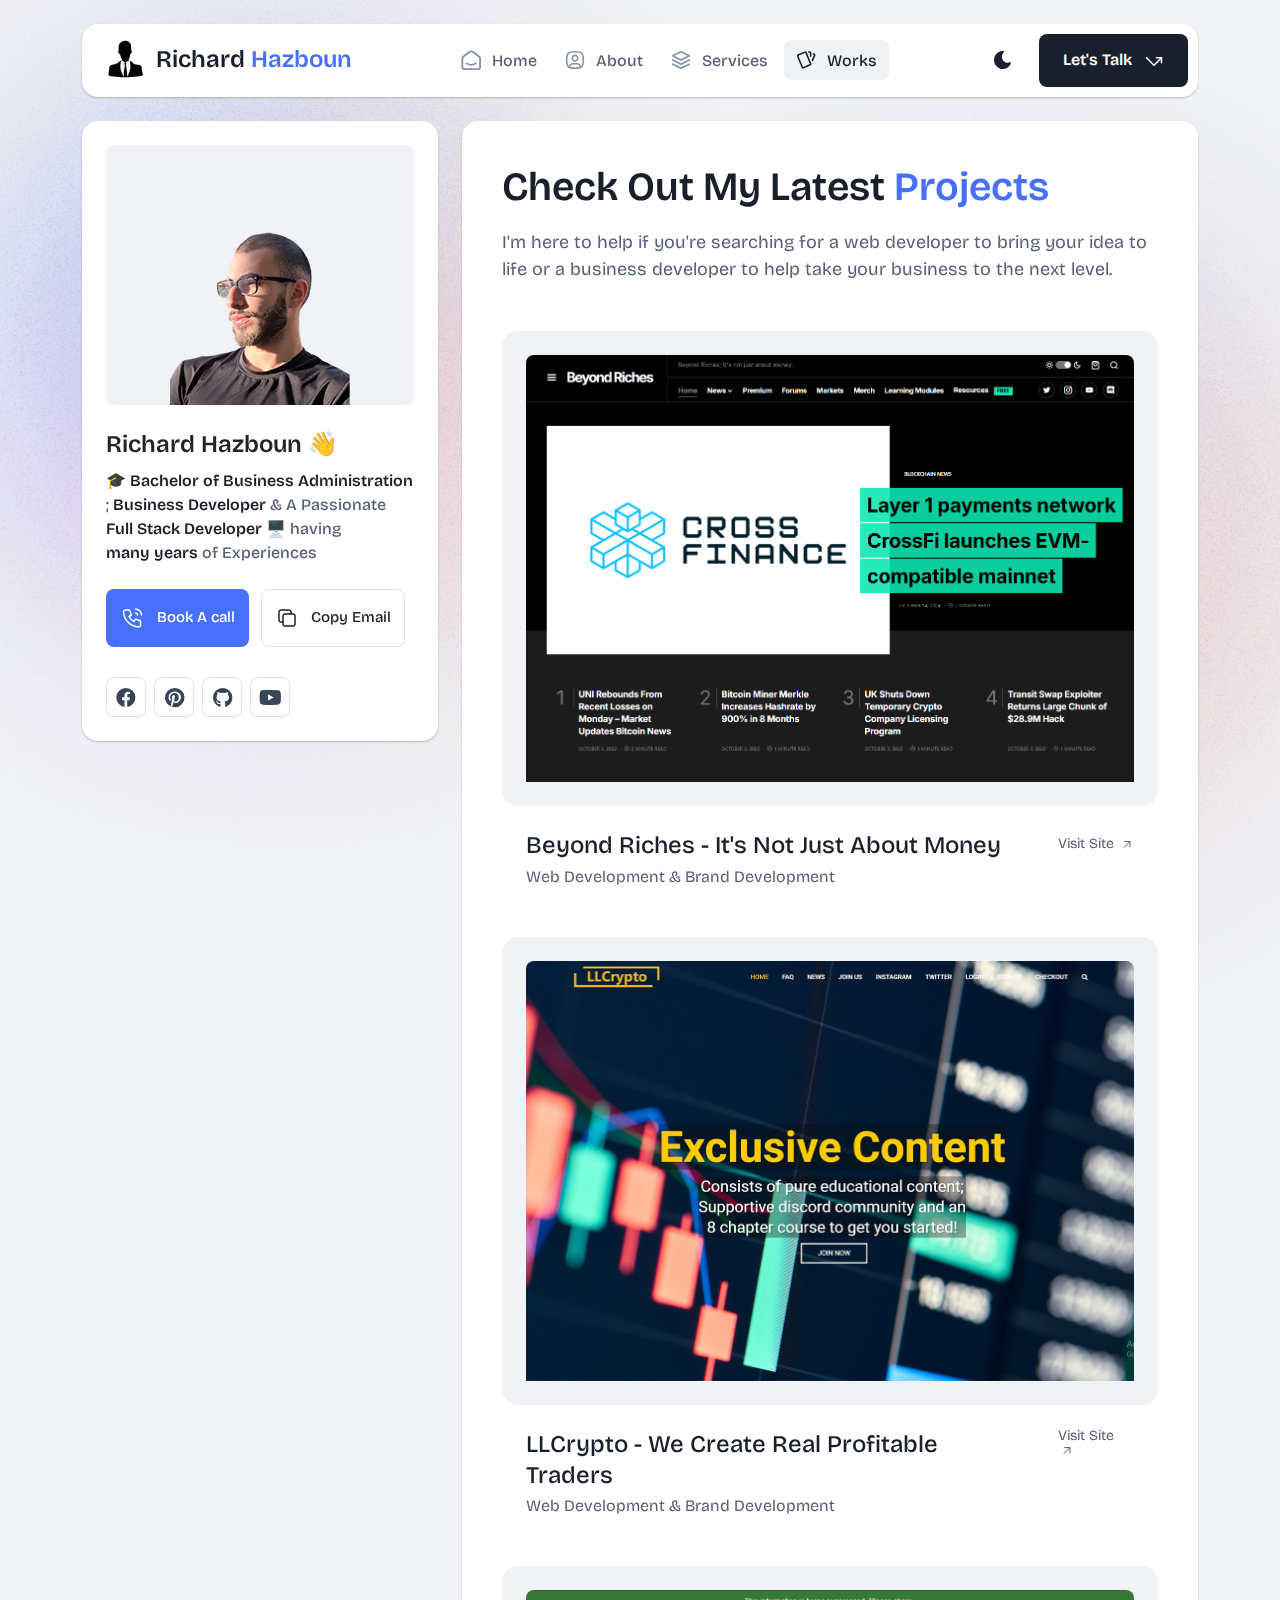
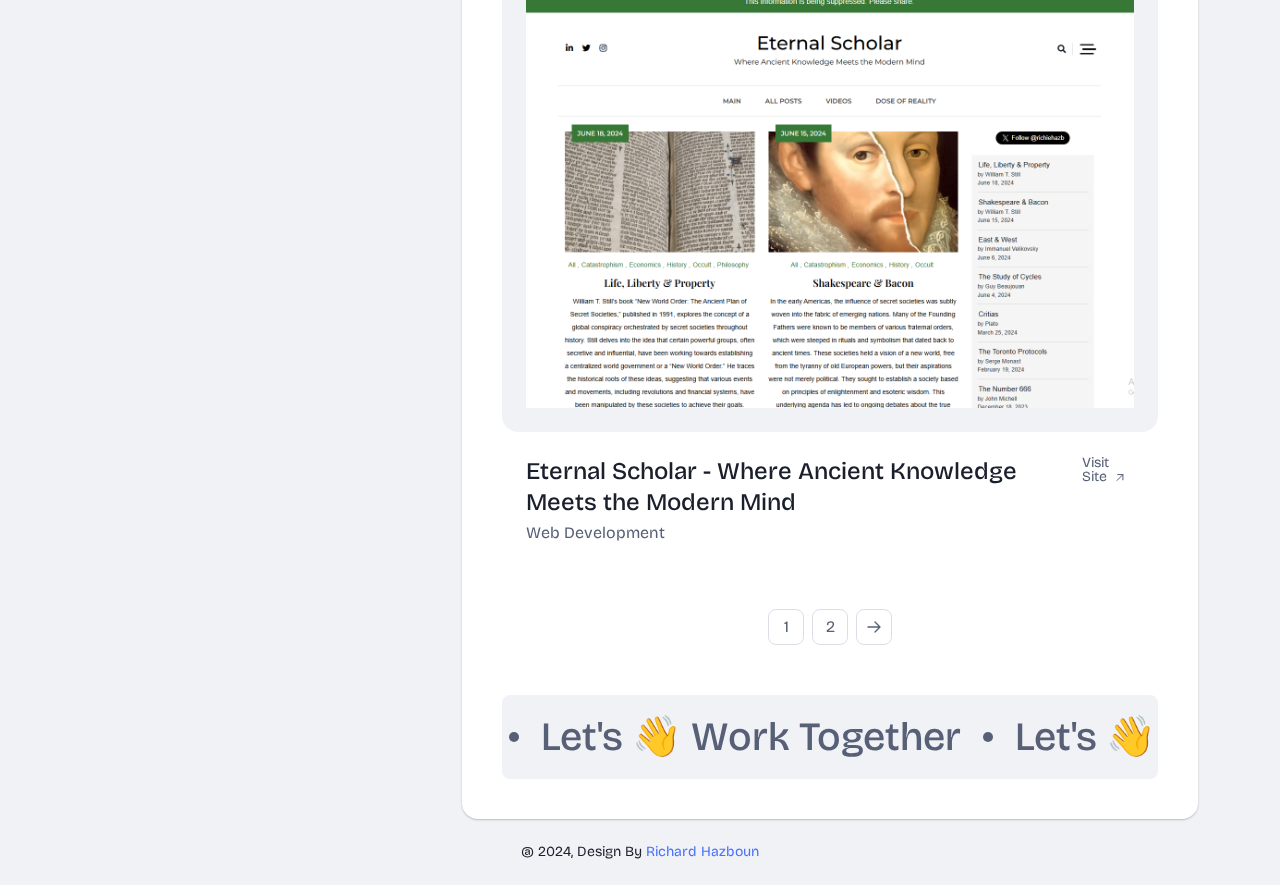
<file: portfolio.html>
<!DOCTYPE html>
<html lang="en">

<head>
  <meta charset="UTF-8">
  <meta http-equiv="X-UA-Compatible" content="IE=edge">
  <title>Richard Hazboun - Portfolio</title>
  <meta name="description" content="Richard Hazboun - Portfolio">
  <meta name="viewport" content="width=device-width, initial-scale=1">

  <link rel="shortcut icon" type="image/x-icon" href="assets/img/favicon.svg">
  <!-- Place favicon.ico in the root directory -->

  <!-- CSS here -->
  <link rel="stylesheet" href="assets/css/bootstrap.min.css">
  <link rel="stylesheet" href="assets/fontawsome/css/all.min.css">
  <link rel="stylesheet" href="assets/fontawsome/css/fontawesome.min.css">
  <link rel="stylesheet" href="assets/css/slick.css">
  <link rel="stylesheet" href="assets/css/magnific-popup.css">
  <link rel="stylesheet" href="assets/css/style.css">
  <link rel="stylesheet" href="assets/css/responsive.css">
</head>

<body>
  <div id="page-content">
    <!-- header part start -->
    <header class="header-area">
      <nav class="navbar">
        <div class="container">
          <div class="menu-container">
            <div class="logo">
              <a class="navbar-brand me-0" href="index.html">
                <img src="assets/img/favicon.svg" width="38" height="38" class="logo-icon" alt="Logo"/>
                <span>Richard <span class="primary">Hazboun</span></span>
              </a>
            </div>
            <div class="navbar-main d-flex flex-grow-1">
              <div class="logo inner-logo d-block d-xl-none">
                <a class="navbar-brand me-0" href="index.html">
                  <svg width="24" height="24" viewBox="0 0 24 24" fill="none" xmlns="http://www.w3.org/2000/svg">
                    <path
                      d="M0 1.5C0 1.10218 0.158035 0.720644 0.43934 0.43934C0.720644 0.158035 1.10218 0 1.5 0L9 0C9.39782 0 9.77936 0.158035 10.0607 0.43934C10.342 0.720644 10.5 1.10218 10.5 1.5V22.5C10.5 22.8978 10.342 23.2794 10.0607 23.5607C9.77936 23.842 9.39782 24 9 24H1.5C1.10218 24 0.720644 23.842 0.43934 23.5607C0.158035 23.2794 0 22.8978 0 22.5V1.5ZM13.5 1.5C13.5 1.10218 13.658 0.720644 13.9393 0.43934C14.2206 0.158035 14.6022 0 15 0L22.5 0C22.8978 0 23.2794 0.158035 23.5607 0.43934C23.842 0.720644 24 1.10218 24 1.5V9C24 9.39782 23.842 9.77936 23.5607 10.0607C23.2794 10.342 22.8978 10.5 22.5 10.5H15C14.6022 10.5 14.2206 10.342 13.9393 10.0607C13.658 9.77936 13.5 9.39782 13.5 9V1.5ZM13.5 15C13.5 14.6022 13.658 14.2206 13.9393 13.9393C14.2206 13.658 14.6022 13.5 15 13.5H22.5C22.8978 13.5 23.2794 13.658 23.5607 13.9393C23.842 14.2206 24 14.6022 24 15V22.5C24 22.8978 23.842 23.2794 23.5607 23.5607C23.2794 23.842 22.8978 24 22.5 24H15C14.6022 24 14.2206 23.842 13.9393 23.5607C13.658 23.2794 13.5 22.8978 13.5 22.5V15Z"
                      class="logo-icon" />
                  </svg>
                  <span>Richard<span class="primary">Hazboun</span></span>
                </a>
              </div>
              <ul class="navbar-info mx-auto">
                <li class="nav-item">
                  <a class="nav-link" aria-current="page" href="index.html">
                    <svg class="nav-icon" viewBox="0 0 15 15" fill="none" xmlns="http://www.w3.org/2000/svg">
                      <path
                        d="M13.475 4.92481L9.03083 1.46814C8.64082 1.16473 8.1608 1 7.66667 1C7.17254 1 6.69251 1.16473 6.3025 1.46814L1.8575 4.92481C1.59037 5.13254 1.37424 5.39858 1.22563 5.7026C1.07701 6.00662 0.99984 6.34058 1 6.67897V12.679C1 13.121 1.17559 13.5449 1.48816 13.8575C1.80072 14.17 2.22464 14.3456 2.66667 14.3456H12.6667C13.1087 14.3456 13.5326 14.17 13.8452 13.8575C14.1577 13.5449 14.3333 13.121 14.3333 12.679V6.67897C14.3333 5.99314 14.0167 5.34564 13.475 4.92481Z"
                        stroke-width="1.4" stroke-linecap="round" stroke-linejoin="round" />
                      <path d="M10.9753 10.1665C9.13359 11.2773 6.14859 11.2773 4.30859 10.1665" stroke-width="1.4"
                        stroke-linecap="round" stroke-linejoin="round" />
                    </svg>

                    <span>Home</span>
                  </a>
                </li>
                <li class="nav-item">
                  <a class="nav-link" href="about.html">
                    <svg class="nav-icon" viewBox="0 0 18 18" fill="none" xmlns="http://www.w3.org/2000/svg">
                      <path
                        d="M9 9.8335C9.66304 9.8335 10.2989 9.5701 10.7678 9.10126C11.2366 8.63242 11.5 7.99654 11.5 7.3335C11.5 6.67045 11.2366 6.03457 10.7678 5.56573C10.2989 5.09689 9.66304 4.8335 9 4.8335C8.33696 4.8335 7.70107 5.09689 7.23223 5.56573C6.76339 6.03457 6.5 6.67045 6.5 7.3335C6.5 7.99654 6.76339 8.63242 7.23223 9.10126C7.70107 9.5701 8.33696 9.8335 9 9.8335Z"
                        stroke-width="1.4" stroke-linecap="round" stroke-linejoin="round" />
                      <path
                        d="M9 1.5C15 1.5 16.5 3 16.5 9C16.5 15 15 16.5 9 16.5C3 16.5 1.5 15 1.5 9C1.5 3 3 1.5 9 1.5Z"
                        stroke-width="1.4" stroke-linecap="round" stroke-linejoin="round" />
                      <path
                        d="M4 15.7085V15.6668C4 14.7828 4.35119 13.9349 4.97631 13.3098C5.60143 12.6847 6.44928 12.3335 7.33333 12.3335H10.6667C11.5507 12.3335 12.3986 12.6847 13.0237 13.3098C13.6488 13.9349 14 14.7828 14 15.6668V15.7085"
                        stroke-width="1.4" stroke-linecap="round" stroke-linejoin="round" />
                    </svg>
                    About
                  </a>
                </li>
                <li class="nav-item">
                  <a class="nav-link" href="services.html">
                    <svg class="nav-icon" viewBox="0 0 16 16" fill="none" xmlns="http://www.w3.org/2000/svg">
                      <path d="M7.99967 1.3335L1.33301 4.66683L7.99967 8.00016L14.6663 4.66683L7.99967 1.3335Z"
                        stroke-width="1.4" stroke-linecap="round" stroke-linejoin="round" />
                      <path d="M1.33301 8L7.99967 11.3333L14.6663 8" stroke-width="1.4" stroke-linecap="round"
                        stroke-linejoin="round" />
                      <path d="M1.33301 11.3335L7.99967 14.6668L14.6663 11.3335" stroke-width="1.4"
                        stroke-linecap="round" stroke-linejoin="round" />
                    </svg>
                    Services
                  </a>
                </li>
                <li class="nav-item">
                  <a class="nav-link active" href="portfolio.html">
                    <svg class="nav-icon" viewBox="0 0 18 17" fill="none" xmlns="http://www.w3.org/2000/svg">
                      <path
                        d="M2.00326 3.99733L7.95159 1.40649C8.04974 1.36442 8.15533 1.34243 8.26212 1.34181C8.3689 1.34119 8.47473 1.36196 8.57337 1.40289C8.67201 1.44382 8.76145 1.50408 8.83642 1.58013C8.9114 1.65617 8.97039 1.74646 9.00992 1.84566L13.1133 11.764C13.1985 11.9651 13.2014 12.1917 13.1213 12.3949C13.0412 12.5982 12.8845 12.7618 12.6849 12.8507L6.73742 15.4415C6.63922 15.4837 6.53356 15.5058 6.42668 15.5065C6.3198 15.5072 6.21387 15.4864 6.11514 15.4455C6.0164 15.4046 5.92688 15.3442 5.85184 15.2681C5.7768 15.192 5.71778 15.1016 5.67826 15.0023L1.57492 5.08316C1.48963 4.88204 1.48673 4.65546 1.56684 4.45222C1.64696 4.24898 1.80367 4.08616 2.00326 3.99733Z"
                        stroke-width="1.4" stroke-linecap="round" stroke-linejoin="round" />
                      <path
                        d="M11.5 1.3335H12.3333C12.5543 1.3335 12.7663 1.42129 12.9226 1.57757C13.0789 1.73385 13.1667 1.94582 13.1667 2.16683V5.0835"
                        stroke-width="1.4" stroke-linecap="round" stroke-linejoin="round" />
                      <path
                        d="M15.6663 3C15.8863 3.09333 16.0997 3.18083 16.3063 3.2625C16.5098 3.34882 16.6706 3.51241 16.7534 3.71729C16.8362 3.92217 16.8343 4.15155 16.748 4.355L14.833 8.83334"
                        stroke-width="1.4" stroke-linecap="round" stroke-linejoin="round" />
                    </svg>
                    Works
                  </a>
                </li>
              </ul>
              <div class="header-right-info d-flex align-items-center">
                <button class="theme-control-btn">
                  <span class="dark">
                    <svg width="24" height="24" viewBox="0 0 24 24" fill="none" xmlns="http://www.w3.org/2000/svg">
                      <path
                        d="M11.8005 3C10.207 3.0003 8.64356 3.44286 7.27683 4.28049C5.91011 5.11811 4.79139 6.31937 4.04002 7.75612C3.28865 9.19288 2.93281 10.8112 3.01046 12.4386C3.08811 14.0659 3.59633 15.6411 4.48091 16.9963C5.3655 18.3514 6.59326 19.4356 8.03324 20.1333C9.47322 20.8309 11.0714 21.1157 12.6573 20.9574C14.2432 20.7991 15.7573 20.2036 17.0381 19.2344C18.319 18.2652 19.3185 16.9587 19.9301 15.4542C20.2302 14.7162 19.5111 13.9746 18.7875 14.2752C17.5475 14.7888 16.1706 14.8418 14.8963 14.425C13.622 14.0082 12.5308 13.1479 11.8126 11.9937C11.0943 10.8396 10.7943 9.4645 10.9648 8.10764C11.1353 6.75077 11.7655 5.49792 12.7458 4.5669L12.8136 4.4949C13.2986 3.9279 12.913 3.0072 12.1464 3.0072H11.9122L11.8524 3.0018L11.7996 3H11.8005Z"
                        fill="#1A1F2C" />
                    </svg>
                    <small class="theme-text d-block d-xl-none">Change appearance</small>
                  </span>
                  <span class="light">
                    <svg width="24" height="24" viewBox="0 0 24 24" fill="none" xmlns="http://www.w3.org/2000/svg">
                      <path
                        d="M12 19C12.2449 19 12.4813 19.09 12.6644 19.2527C12.8474 19.4155 12.9643 19.6397 12.993 19.883L13 20V21C12.9997 21.2549 12.9021 21.5 12.7272 21.6854C12.5522 21.8707 12.313 21.9822 12.0586 21.9972C11.8042 22.0121 11.5536 21.9293 11.3582 21.7657C11.1627 21.6021 11.0371 21.3701 11.007 21.117L11 21V20C11 19.7348 11.1054 19.4804 11.2929 19.2929C11.4804 19.1054 11.7348 19 12 19Z"
                        fill="#FD7E41" />
                      <path
                        d="M18.3127 16.9099L18.4067 16.9929L19.1067 17.6929C19.2861 17.8729 19.3902 18.1144 19.398 18.3683C19.4057 18.6223 19.3165 18.8697 19.1485 19.0602C18.9804 19.2508 18.7462 19.3702 18.4933 19.3943C18.2403 19.4184 17.9877 19.3454 17.7867 19.1899L17.6927 19.1069L16.9927 18.4069C16.8202 18.2347 16.7165 18.0053 16.7012 17.7619C16.6859 17.5186 16.76 17.278 16.9097 17.0855C17.0593 16.893 17.2741 16.7618 17.5137 16.7166C17.7533 16.6713 18.0012 16.7152 18.2107 16.8399L18.3127 16.9099Z"
                        fill="#FD7E41" />
                      <path
                        d="M7.00747 16.993C7.17965 17.1652 7.28308 17.3943 7.29836 17.6373C7.31364 17.8803 7.23972 18.1206 7.09047 18.313L7.00747 18.407L6.30747 19.107C6.12751 19.2863 5.88604 19.3905 5.63209 19.3982C5.37814 19.406 5.13076 19.3168 4.94019 19.1487C4.74963 18.9807 4.63017 18.7464 4.60607 18.4935C4.58198 18.2406 4.65506 17.988 4.81047 17.787L4.89347 17.693L5.59347 16.993C5.781 16.8055 6.03531 16.7002 6.30047 16.7002C6.56563 16.7002 6.81994 16.8055 7.00747 16.993Z"
                        fill="#FD7E41" />
                      <path
                        d="M3.99987 11C4.25475 11.0003 4.4999 11.0979 4.68524 11.2728C4.87057 11.4478 4.9821 11.687 4.99704 11.9414C5.01198 12.1958 4.92919 12.4464 4.7656 12.6418C4.60201 12.8373 4.36996 12.9629 4.11687 12.993L3.99987 13H2.99987C2.74499 12.9997 2.49984 12.9021 2.3145 12.7272C2.12916 12.5522 2.01763 12.313 2.0027 12.0586C1.98776 11.8042 2.07054 11.5536 2.23413 11.3582C2.39772 11.1627 2.62977 11.0371 2.88287 11.007L2.99987 11H3.99987Z"
                        fill="#FD7E41" />
                      <path
                        d="M20.9999 11C21.2547 11.0003 21.4999 11.0979 21.6852 11.2728C21.8706 11.4478 21.9821 11.687 21.997 11.9414C22.012 12.1958 21.9292 12.4464 21.7656 12.6418C21.602 12.8373 21.37 12.9629 21.1169 12.993L20.9999 13H19.9999C19.745 12.9997 19.4998 12.9021 19.3145 12.7272C19.1292 12.5522 19.0176 12.313 19.0027 12.0586C18.9878 11.8042 19.0705 11.5536 19.2341 11.3582C19.3977 11.1627 19.6298 11.0371 19.8829 11.007L19.9999 11H20.9999Z"
                        fill="#FD7E41" />
                      <path
                        d="M6.21264 4.80985L6.30664 4.89285L7.00664 5.59285C7.18599 5.77281 7.29011 6.01429 7.29787 6.26824C7.30562 6.52219 7.21642 6.76957 7.04839 6.96013C6.88036 7.1507 6.64609 7.27016 6.39316 7.29425C6.14024 7.31834 5.88763 7.24526 5.68664 7.08985L5.59264 7.00685L4.89264 6.30685C4.72073 6.13453 4.61757 5.90543 4.6025 5.66248C4.58744 5.41954 4.6615 5.17945 4.8108 4.98721C4.9601 4.79497 5.1744 4.66378 5.41351 4.61824C5.65262 4.57271 5.90013 4.61594 6.10964 4.73985L6.21264 4.80985Z"
                        fill="#FD7E41" />
                      <path
                        d="M19.1071 4.89288C19.2793 5.06508 19.3827 5.29418 19.398 5.5372C19.4132 5.78023 19.3393 6.02048 19.1901 6.21288L19.1071 6.30688L18.4071 7.00688C18.2271 7.18623 17.9856 7.29036 17.7317 7.29811C17.4777 7.30587 17.2304 7.21667 17.0398 7.04864C16.8492 6.8806 16.7298 6.64633 16.7057 6.39341C16.6816 6.14049 16.7547 5.88788 16.9101 5.68688L16.9931 5.59288L17.6931 4.89288C17.8806 4.70541 18.1349 4.6001 18.4001 4.6001C18.6652 4.6001 18.9196 4.70541 19.1071 4.89288Z"
                        fill="#FD7E41" />
                      <path
                        d="M12 2C12.2449 2.00003 12.4813 2.08996 12.6644 2.25272C12.8474 2.41547 12.9643 2.63975 12.993 2.883L13 3V4C12.9997 4.25488 12.9021 4.50003 12.7272 4.68537C12.5522 4.8707 12.313 4.98223 12.0586 4.99717C11.8042 5.01211 11.5536 4.92933 11.3582 4.76573C11.1627 4.60214 11.0371 4.3701 11.007 4.117L11 4V3C11 2.73478 11.1054 2.48043 11.2929 2.29289C11.4804 2.10536 11.7348 2 12 2Z"
                        fill="#FD7E41" />
                      <path
                        d="M12 7C12.9797 6.99994 13.9378 7.28769 14.7553 7.8275C15.5729 8.36731 16.2138 9.1354 16.5986 10.0364C16.9833 10.9373 17.0949 11.9315 16.9195 12.8953C16.7441 13.8592 16.2893 14.7502 15.6118 15.4579C14.9343 16.1655 14.0638 16.6585 13.1085 16.8756C12.1532 17.0928 11.1552 17.0245 10.2383 16.6793C9.3215 16.334 8.52629 15.7271 7.95146 14.9338C7.37663 14.1405 7.04752 13.1958 7.005 12.217L7 12L7.005 11.783C7.06092 10.4958 7.61161 9.27978 8.54222 8.38866C9.47284 7.49754 10.7115 7.00007 12 7Z"
                        fill="#FD7E41" />
                    </svg>
                    <small class="theme-text d-block d-xl-none">Change appearance</small>
                  </span>
                </button>
                <a href="contact.html" class="lets-talk-btn">
                  Let's Talk
                  <svg class="icon" width="20" height="20" viewBox="0 0 20 20" fill="none"
                    xmlns="http://www.w3.org/2000/svg">
                    <path d="M17.5 11.6665V6.6665H12.5" stroke="white" stroke-width="1.5" stroke-linecap="round"
                      stroke-linejoin="round" />
                    <path d="M17.5 6.6665L10 14.1665L2.5 6.6665" stroke="white" stroke-width="1.5"
                      stroke-linecap="round" stroke-linejoin="round" />
                  </svg>
                </a>
              </div>
            </div>
            <div class="mobile-menu-overlay d-block d-lg-none"></div>
            <div class="mobile-menu-control-bar d-block d-xl-none">
              <button class="mobile-menu-control-bar">
                <i class="fas fa-bars"></i>
              </button>
            </div>
          </div>
        </div>
      </nav>
    </header>
    <!-- header part end -->

    <!-- main area part start -->
    <main>

      <section class="content-box-area mt-4">
        <div class="container">
          <div class="row g-4">
            <div class="col-xl-4">
              <div class="card profile-card">
                <div class="card-body">
                  <div class="image text-center">
                    <img src="assets/img/images/profile.png" alt="profile">
                  </div>
                  <div class="text">
                    <h3 class="card-title">Richard Hazboun 👋</h3>
                    <p>🎓 <span>Bachelor of Business Administration</span>; <span>Business Developer</span> & 
                      A Passionate <span>Full Stack Developer</span> 🖥️ having
                        <span>
                          many years</span> of Experiences</p>
                    <div class="common-button-groups">
                      <a class="btn btn-call" href="contact.html">
                        <svg class="icon" width="25" height="24" viewBox="0 0 25 24" fill="none"
                          xmlns="http://www.w3.org/2000/svg">
                          <path
                            d="M5.5 4H9.5L11.5 9L9 10.5C10.071 12.6715 11.8285 14.429 14 15.5L15.5 13L20.5 15V19C20.5 19.5304 20.2893 20.0391 19.9142 20.4142C19.5391 20.7893 19.0304 21 18.5 21C14.5993 20.763 10.9202 19.1065 8.15683 16.3432C5.3935 13.5798 3.73705 9.90074 3.5 6C3.5 5.46957 3.71071 4.96086 4.08579 4.58579C4.46086 4.21071 4.96957 4 5.5 4Z"
                            stroke="white" stroke-width="1.5" stroke-linecap="round" stroke-linejoin="round" />
                          <path
                            d="M15.5 7C16.0304 7 16.5391 7.21071 16.9142 7.58579C17.2893 7.96086 17.5 8.46957 17.5 9"
                            stroke="white" stroke-width="1.5" stroke-linecap="round" stroke-linejoin="round" />
                          <path d="M15.5 3C17.0913 3 18.6174 3.63214 19.7426 4.75736C20.8679 5.88258 21.5 7.4087 21.5 9"
                            stroke="white" stroke-width="1.5" stroke-linecap="round" stroke-linejoin="round" />
                        </svg>
                        Book A call
                      </a>
                      <button class="btn btn-copy" data-clipboard-text="richardwhazb@gmail.com">
                        <svg class="icon" width="24" height="24" viewBox="0 0 24 24" fill="none"
                          xmlns="http://www.w3.org/2000/svg">
                          <path
                            d="M8 10C8 9.46957 8.21071 8.96086 8.58579 8.58579C8.96086 8.21071 9.46957 8 10 8H18C18.5304 8 19.0391 8.21071 19.4142 8.58579C19.7893 8.96086 20 9.46957 20 10V18C20 18.5304 19.7893 19.0391 19.4142 19.4142C19.0391 19.7893 18.5304 20 18 20H10C9.46957 20 8.96086 19.7893 8.58579 19.4142C8.21071 19.0391 8 18.5304 8 18V10Z"
                            stroke-width="1.5" stroke-linecap="round" stroke-linejoin="round" />
                          <path
                            d="M16 8V6C16 5.46957 15.7893 4.96086 15.4142 4.58579C15.0391 4.21071 14.5304 4 14 4H6C5.46957 4 4.96086 4.21071 4.58579 4.58579C4.21071 4.96086 4 5.46957 4 6V14C4 14.5304 4.21071 15.0391 4.58579 15.4142C4.96086 15.7893 5.46957 16 6 16H8"
                            stroke-width="1.5" stroke-linecap="round" stroke-linejoin="round" />
                        </svg>
                        Copy Email
                      </button>
                    </div>
                    <div class="social-media-icon">
                      <ul class="list-unstyled">
                        <li><a href="#"><i class="fab fa-facebook"></i></a></li>
                        <li><a href="#"><i class="fab fa-pinterest"></i></a></li>
                        <li><a href="#"><i class="fab fa-github"></i></a></li>
                        <li><a href="#"><i class="fab fa-youtube"></i></a></li>
                      </ul>
                    </div>
                  </div>
                </div>
              </div>
            </div>
            <div class="col-xl-8">
              <div class="card content-box-card">
                <div class="card-body portfolio-card">
                  <div class="top-info">
                    <div class="text">
                      <h1 class="main-title">Check Out My Latest <span>Projects</span></h1>
                      <p>I'm here to help if you're searching for a web developer to bring your idea to life or a
                        business developer to help take your business to the next level.</p>
                    </div>
                  </div>
                  <div class="portfolio-area">
                    <div class="row g-4 parent-container">
                      <div class="col-lg-12">
                        <div class="portfolio-item">
                          <div class="image">
                            <img src="assets/img/projects/project-1.png" alt="project-1" class="img-fluid w-100">
                            <a href="assets/img/projects/project-1.png"
                              class="gallery-popup full-image-preview parent-container">
                              <svg class="icon" xmlns="http://www.w3.org/2000/svg" viewBox="0 0 20 20" fill="none"
                                stroke="currentColor" stroke-linecap="round" stroke-linejoin="round" stroke-width="1.5">
                                <path d="M10 4.167v11.666M4.167 10h11.666"></path>
                              </svg>
                            </a>
                          </div>
                          <div class="text">
                            <div class="info">
                              <a href="beyondriches-details.html" class="title">Beyond Riches -  It's Not Just About Money</a>
                              <p class="subtitle">Web Development & Brand Development</p>
                            </div>
                            <div class="visite-btn">
                              <a href="https://beyondriches.net/">Visit Site
                                <svg class="arrow-up" width="14" height="15" viewBox="0 0 14 15" fill="none"
                                  xmlns="http://www.w3.org/2000/svg">
                                  <path d="M9.91634 4.5835L4.08301 10.4168" stroke-linecap="round"
                                    stroke-linejoin="round"></path>
                                  <path d="M4.66699 4.5835H9.91699V9.8335" stroke-linecap="round"
                                    stroke-linejoin="round"></path>
                                </svg>
                              </a>
                            </div>
                          </div>
                        </div>
                      </div>
                      <div class="col-lg-12">
                        <div class="portfolio-item">
                          <div class="image">
                            <img src="assets/img/projects/project-2.png" alt="project-2" class="img-fluid w-100">
                            <a href="assets/img/projects/project-2.png"
                              class="gallery-popup full-image-preview parent-container">
                              <svg class="icon" xmlns="http://www.w3.org/2000/svg" viewBox="0 0 20 20" fill="none"
                                stroke="currentColor" stroke-linecap="round" stroke-linejoin="round" stroke-width="1.5">
                                <path d="M10 4.167v11.666M4.167 10h11.666"></path>
                              </svg>
                            </a>
                          </div>
                          <div class="text">
                            <div class="info">
                              <a href="llcrypto-details.html" class="title">LLCrypto - We Create Real Profitable Traders</a>
                              <p class="subtitle">Web Development & Brand Development</p>
                            </div>
                            <div class="visite-btn">
                              <a href="https://leveragelifestylecrypto.com/">Visit Site
                                <svg class="arrow-up" width="14" height="15" viewBox="0 0 14 15" fill="none"
                                  xmlns="http://www.w3.org/2000/svg">
                                  <path d="M9.91634 4.5835L4.08301 10.4168" stroke-linecap="round"
                                    stroke-linejoin="round"></path>
                                  <path d="M4.66699 4.5835H9.91699V9.8335" stroke-linecap="round"
                                    stroke-linejoin="round"></path>
                                </svg>
                              </a>
                            </div>
                          </div>
                        </div>
                      </div>
                      <div class="col-lg-12">
                        <div class="portfolio-item">
                          <div class="image">
                            <img src="assets/img/projects/eternalscholar-main.png" alt="project-3" class="img-fluid w-100">
                            <a href="assets/img/projects/eternalscholar-main.png"
                              class="gallery-popup full-image-preview parent-container">
                              <svg class="icon" xmlns="http://www.w3.org/2000/svg" viewBox="0 0 20 20" fill="none"
                                stroke="currentColor" stroke-linecap="round" stroke-linejoin="round" stroke-width="1.5">
                                <path d="M10 4.167v11.666M4.167 10h11.666"></path>
                              </svg>
                            </a>
                          </div>
                          <div class="text">
                            <div class="info">
                              <a href="eternalscholar-details.html" class="title">Eternal Scholar - Where Ancient Knowledge Meets the Modern Mind</a>
                              <p class="subtitle">Web Development</p>
                            </div>
                            <div class="visite-btn">
                              <a href="http://eternalscholar.blog/">Visit Site
                                <svg class="arrow-up" width="14" height="15" viewBox="0 0 14 15" fill="none"
                                  xmlns="http://www.w3.org/2000/svg">
                                  <path d="M9.91634 4.5835L4.08301 10.4168" stroke-linecap="round"
                                    stroke-linejoin="round"></path>
                                  <path d="M4.66699 4.5835H9.91699V9.8335" stroke-linecap="round"
                                    stroke-linejoin="round"></path>
                                </svg>
                              </a>
                            </div>
                          </div>
                        </div>
                      </div>
                    </div>
                    <div class="pagination">
                      <ul class="list-unstyled">
                        <li><button>1</button></li>
                        <li><button onclick="window.location.href = 'https://richardhazboun.net/portfolio-2.html';">2</button></li>
                        <li class="next">
                          <button onclick="window.location.href = 'https://richardhazboun.net/portfolio-2.html';">
                            <svg class="icon" xmlns="http://www.w3.org/2000/svg" fill="none" viewBox="0 0 24 24"
                              stroke-width="2" stroke="currentColor">
                              <path stroke-linecap="round" stroke-linejoin="round"
                                d="M13.5 4.5 21 12m0 0-7.5 7.5M21 12H3"></path>
                            </svg>
                          </button>
                        </li>
                      </ul>
                    </div>
                  </div>

                  <div class="work-together-slider">
                    <div class="slider-main d-flex gap-4 align-items-center">
                      <div class="slider-item">
                        <a href="contact.html">Let's 👋 Work Together</a>
                        <a href="contact.html">Let's 👋 Work Together</a>
                      </div>
                      <div class="slider-item">
                        <a href="contact.html">Let's 👋 Work Together</a>
                        <a href="contact.html">Let's 👋 Work Together</a>
                      </div>
                    </div>
                  </div>
                </div>
              </div>
            </div>
          </div>
        </div>
      </section>

      <!-- background shape area start -->
      <div class="background-shapes">
        <div class="shape-1 common-shape">
          <img src="assets/img/bg/banner-shape-1.png" alt="banner-shape-1">
        </div>
        <div class="shape-2 common-shape">
          <img src="assets/img/bg/banner-shape-1.png" alt="banner-shape-1">
        </div>
        <div class="threed-shape-1 move-with-cursor" data-value="1">
          <img src="assets/img/bg/object-3d-1.png" alt="object-3d-1">
        </div>
        <div class="threed-shape-2 move-with-cursor" data-value="1">
          <img src="assets/img/bg/object-3d-2.png" alt="object-3d-2">
        </div>
      </div>
      <!-- background shape area end -->
    </main>
    <!-- main area part end -->

    <!-- footer part start -->
    <footer class="footer-area">
      <div class="container">
        <div class="text text-center">
          <p>@ 2024, Design By <a href="#">Richard Hazboun</a></p>
        </div>
      </div>
    </footer>
    <!-- footer part end -->
  </div>

  <!-- JS here -->
  <script src="assets/js/vendor/jquery-3.6.0.min.js"></script>
  <script src="assets/js/bootstrap.bundle.min.js"></script>
  <script src="assets/js/jquery.magnific-popup.min.js"></script>
  <script src="assets/js/ajax-form.js"></script>
  <script src="assets/js/clipboard.min.js"></script>
  <script src="assets/js/slick.min.js"></script>
  <script src="assets/js/script.js"></script>
</body>


</html>
</file>
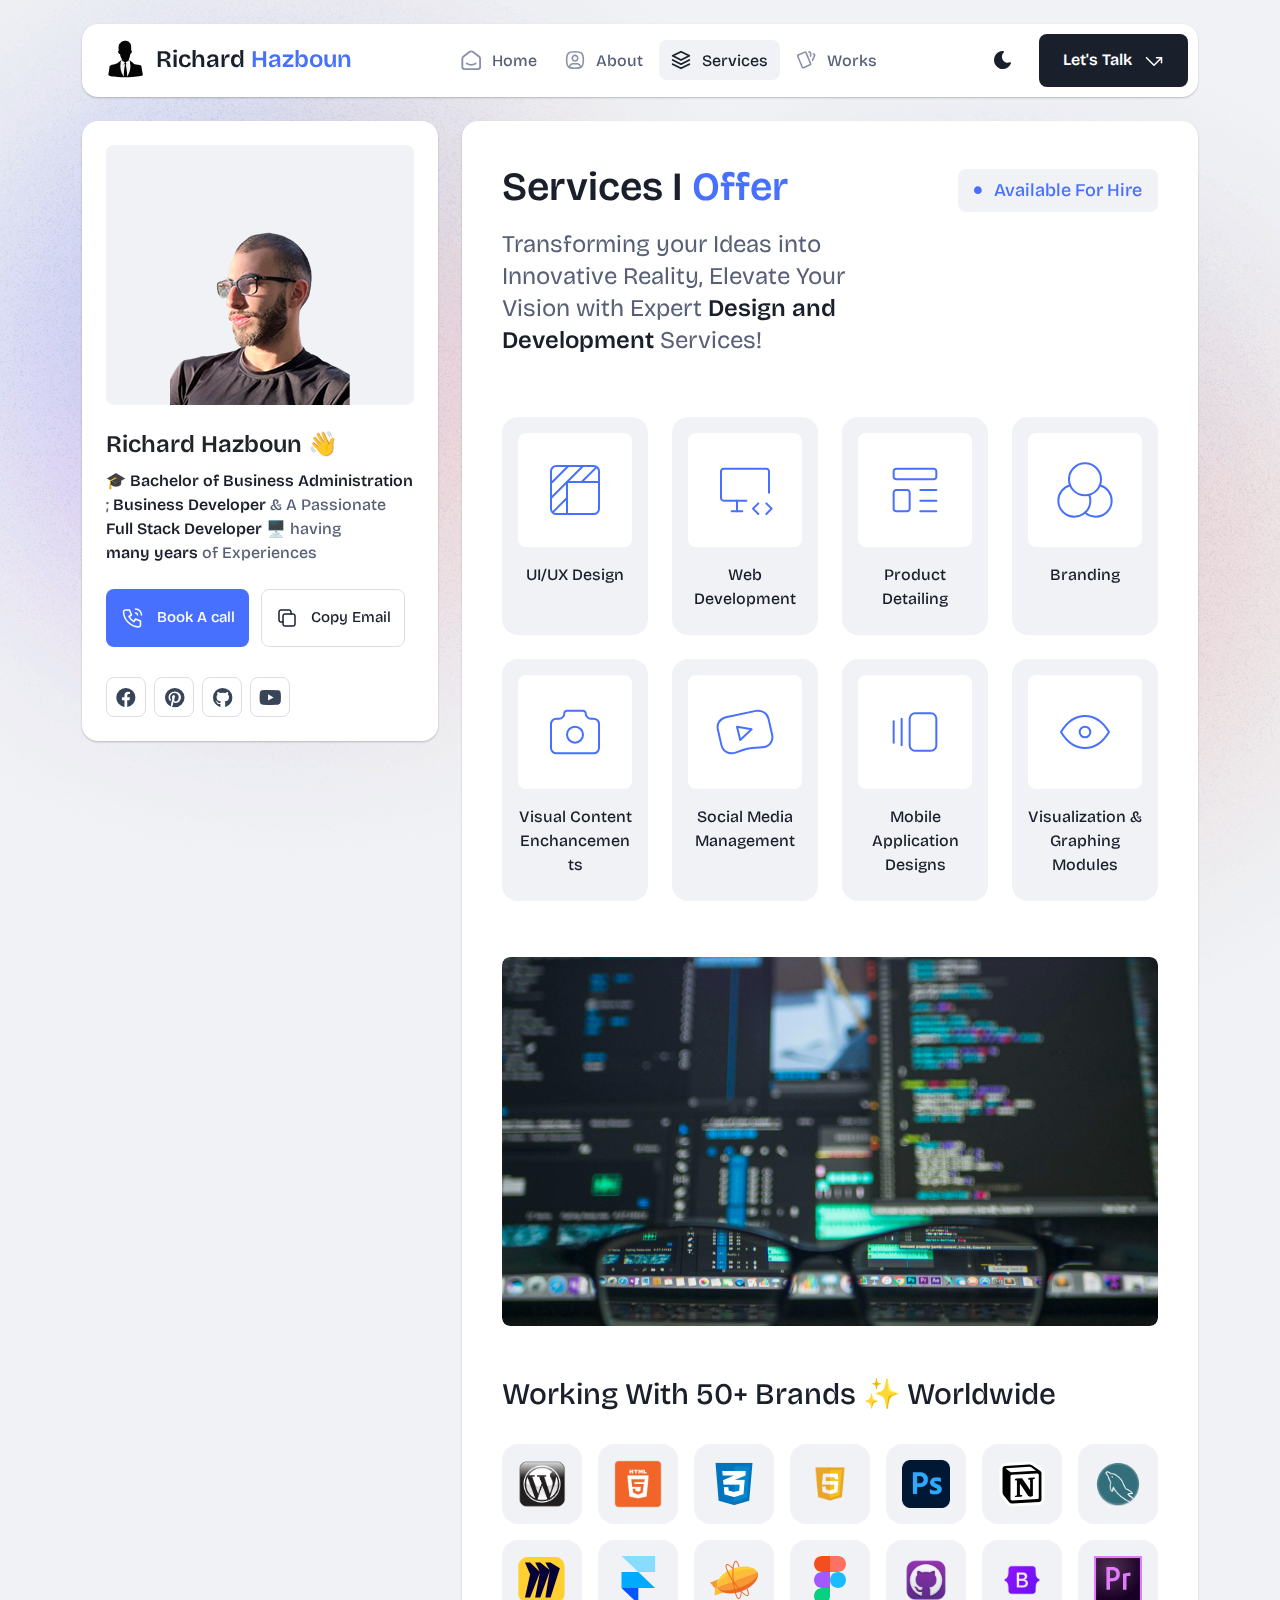
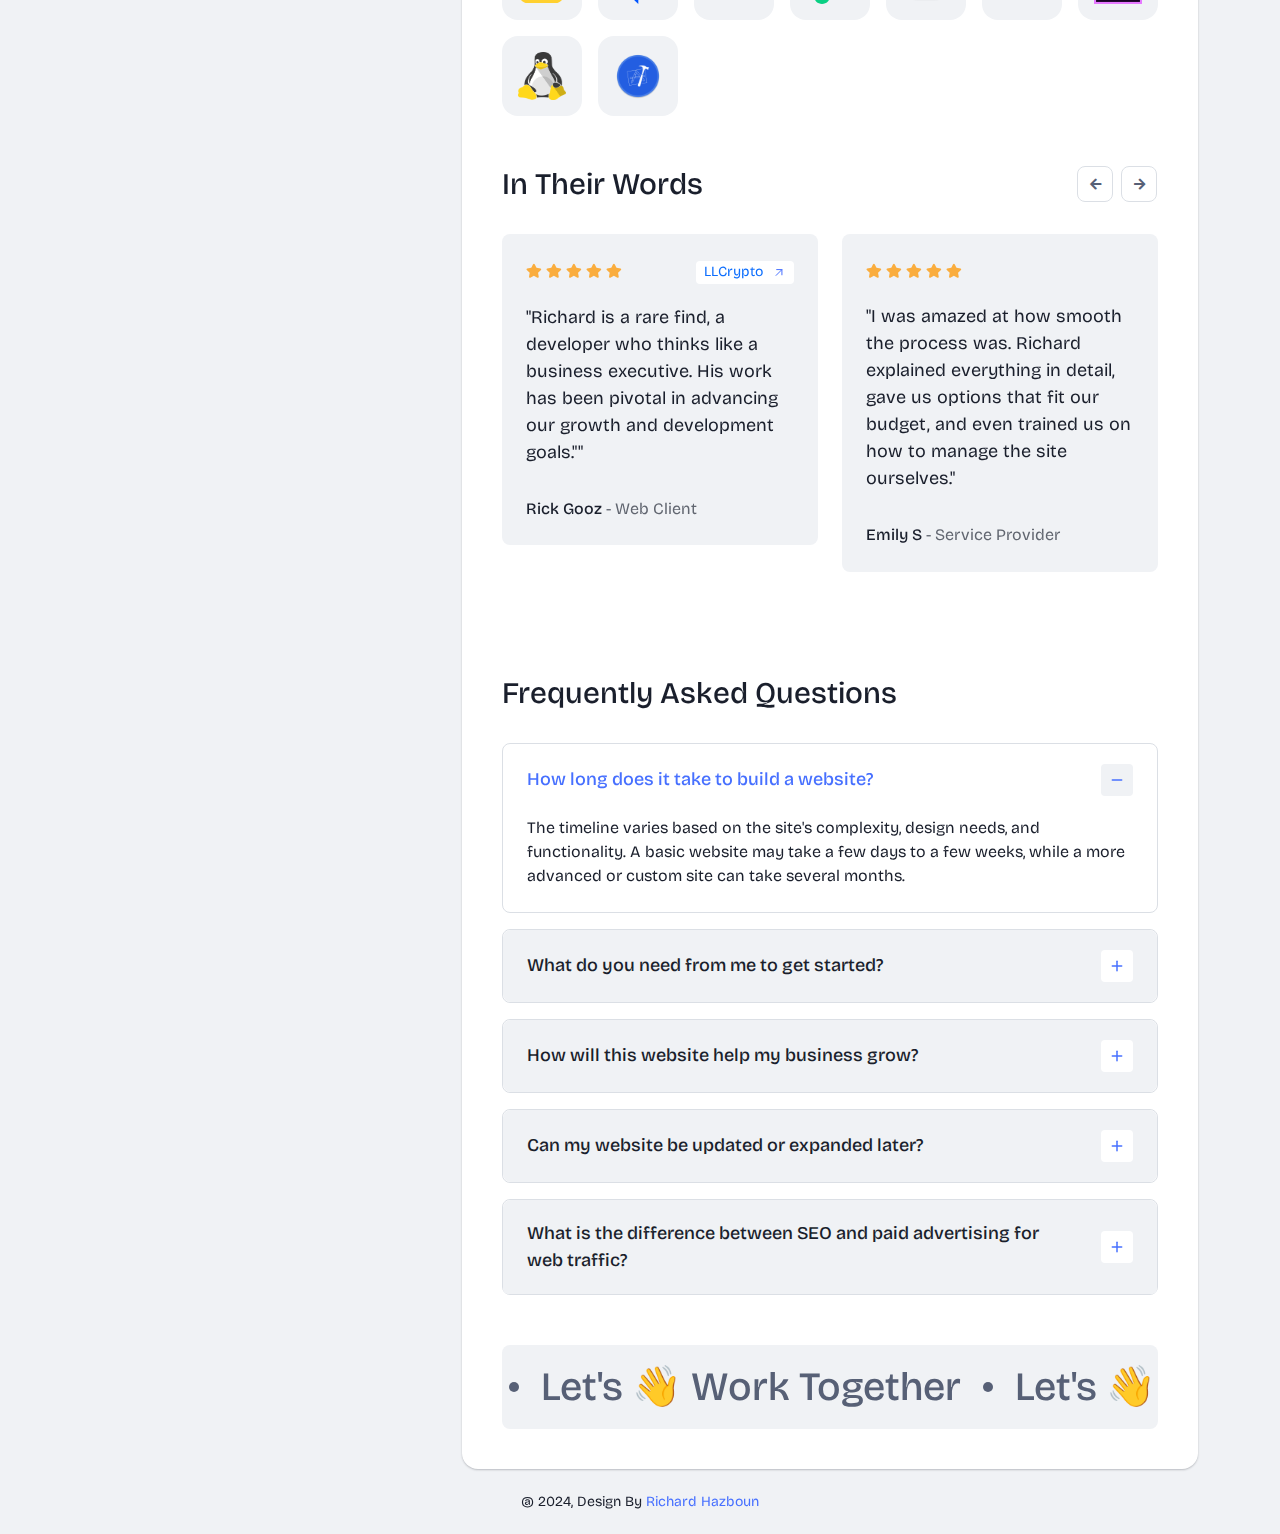
<file: services.html>
<!DOCTYPE html>
<html lang="en">

<head>
  <meta charset="UTF-8">
  <meta http-equiv="X-UA-Compatible" content="IE=edge">
  <title>Richard Hazboun - Portfolio</title>
  <meta name="description" content="Richard Hazboun - Portfolio">
  <meta name="viewport" content="width=device-width, initial-scale=1">

  <link rel="shortcut icon" type="image/x-icon" href="assets/img/favicon.svg">
  <!-- Place favicon.ico in the root directory -->

  <!-- CSS here -->
  <link rel="stylesheet" href="assets/css/bootstrap.min.css">
  <link rel="stylesheet" href="assets/fontawsome/css/all.min.css">
  <link rel="stylesheet" href="assets/fontawsome/css/fontawesome.min.css">
  <link rel="stylesheet" href="assets/css/slick.css">
  <link rel="stylesheet" href="assets/css/magnific-popup.css">
  <link rel="stylesheet" href="assets/css/style.css">
  <link rel="stylesheet" href="assets/css/responsive.css">
</head>

<body>
  <div id="page-content">
    <!-- header part start -->
    <header class="header-area">
      <nav class="navbar">
        <div class="container">
          <div class="menu-container">
            <div class="logo">
              <a class="navbar-brand me-0" href="index.html">
                <img src="assets/img/favicon.svg" width="38" height="38" class="logo-icon" alt="Logo"/>
                <span>Richard <span class="primary">Hazboun</span></span>
              </a>
            </div>
            <div class="navbar-main d-flex flex-grow-1">
              <div class="logo inner-logo d-block d-xl-none">
                <a class="navbar-brand me-0" href="index.html">
                  <svg width="24" height="24" viewBox="0 0 24 24" fill="none" xmlns="http://www.w3.org/2000/svg">
                    <path
                      d="M0 1.5C0 1.10218 0.158035 0.720644 0.43934 0.43934C0.720644 0.158035 1.10218 0 1.5 0L9 0C9.39782 0 9.77936 0.158035 10.0607 0.43934C10.342 0.720644 10.5 1.10218 10.5 1.5V22.5C10.5 22.8978 10.342 23.2794 10.0607 23.5607C9.77936 23.842 9.39782 24 9 24H1.5C1.10218 24 0.720644 23.842 0.43934 23.5607C0.158035 23.2794 0 22.8978 0 22.5V1.5ZM13.5 1.5C13.5 1.10218 13.658 0.720644 13.9393 0.43934C14.2206 0.158035 14.6022 0 15 0L22.5 0C22.8978 0 23.2794 0.158035 23.5607 0.43934C23.842 0.720644 24 1.10218 24 1.5V9C24 9.39782 23.842 9.77936 23.5607 10.0607C23.2794 10.342 22.8978 10.5 22.5 10.5H15C14.6022 10.5 14.2206 10.342 13.9393 10.0607C13.658 9.77936 13.5 9.39782 13.5 9V1.5ZM13.5 15C13.5 14.6022 13.658 14.2206 13.9393 13.9393C14.2206 13.658 14.6022 13.5 15 13.5H22.5C22.8978 13.5 23.2794 13.658 23.5607 13.9393C23.842 14.2206 24 14.6022 24 15V22.5C24 22.8978 23.842 23.2794 23.5607 23.5607C23.2794 23.842 22.8978 24 22.5 24H15C14.6022 24 14.2206 23.842 13.9393 23.5607C13.658 23.2794 13.5 22.8978 13.5 22.5V15Z"
                      class="logo-icon" />
                  </svg>
                  <span>Richard<span class="primary">Hazboun</span></span>
                </a>
              </div>
              <ul class="navbar-info mx-auto">
                <li class="nav-item">
                  <a class="nav-link" aria-current="page" href="index.html">
                    <svg class="nav-icon" viewBox="0 0 15 15" fill="none" xmlns="http://www.w3.org/2000/svg">
                      <path
                        d="M13.475 4.92481L9.03083 1.46814C8.64082 1.16473 8.1608 1 7.66667 1C7.17254 1 6.69251 1.16473 6.3025 1.46814L1.8575 4.92481C1.59037 5.13254 1.37424 5.39858 1.22563 5.7026C1.07701 6.00662 0.99984 6.34058 1 6.67897V12.679C1 13.121 1.17559 13.5449 1.48816 13.8575C1.80072 14.17 2.22464 14.3456 2.66667 14.3456H12.6667C13.1087 14.3456 13.5326 14.17 13.8452 13.8575C14.1577 13.5449 14.3333 13.121 14.3333 12.679V6.67897C14.3333 5.99314 14.0167 5.34564 13.475 4.92481Z"
                        stroke-width="1.4" stroke-linecap="round" stroke-linejoin="round" />
                      <path d="M10.9753 10.1665C9.13359 11.2773 6.14859 11.2773 4.30859 10.1665" stroke-width="1.4"
                        stroke-linecap="round" stroke-linejoin="round" />
                    </svg>

                    <span>Home</span>
                  </a>
                </li>
                <li class="nav-item">
                  <a class="nav-link" href="about.html">
                    <svg class="nav-icon" viewBox="0 0 18 18" fill="none" xmlns="http://www.w3.org/2000/svg">
                      <path
                        d="M9 9.8335C9.66304 9.8335 10.2989 9.5701 10.7678 9.10126C11.2366 8.63242 11.5 7.99654 11.5 7.3335C11.5 6.67045 11.2366 6.03457 10.7678 5.56573C10.2989 5.09689 9.66304 4.8335 9 4.8335C8.33696 4.8335 7.70107 5.09689 7.23223 5.56573C6.76339 6.03457 6.5 6.67045 6.5 7.3335C6.5 7.99654 6.76339 8.63242 7.23223 9.10126C7.70107 9.5701 8.33696 9.8335 9 9.8335Z"
                        stroke-width="1.4" stroke-linecap="round" stroke-linejoin="round" />
                      <path
                        d="M9 1.5C15 1.5 16.5 3 16.5 9C16.5 15 15 16.5 9 16.5C3 16.5 1.5 15 1.5 9C1.5 3 3 1.5 9 1.5Z"
                        stroke-width="1.4" stroke-linecap="round" stroke-linejoin="round" />
                      <path
                        d="M4 15.7085V15.6668C4 14.7828 4.35119 13.9349 4.97631 13.3098C5.60143 12.6847 6.44928 12.3335 7.33333 12.3335H10.6667C11.5507 12.3335 12.3986 12.6847 13.0237 13.3098C13.6488 13.9349 14 14.7828 14 15.6668V15.7085"
                        stroke-width="1.4" stroke-linecap="round" stroke-linejoin="round" />
                    </svg>
                    About
                  </a>
                </li>
                <li class="nav-item">
                  <a class="nav-link active" href="services.html">
                    <svg class="nav-icon" viewBox="0 0 16 16" fill="none" xmlns="http://www.w3.org/2000/svg">
                      <path d="M7.99967 1.3335L1.33301 4.66683L7.99967 8.00016L14.6663 4.66683L7.99967 1.3335Z"
                        stroke-width="1.4" stroke-linecap="round" stroke-linejoin="round" />
                      <path d="M1.33301 8L7.99967 11.3333L14.6663 8" stroke-width="1.4" stroke-linecap="round"
                        stroke-linejoin="round" />
                      <path d="M1.33301 11.3335L7.99967 14.6668L14.6663 11.3335" stroke-width="1.4"
                        stroke-linecap="round" stroke-linejoin="round" />
                    </svg>
                    Services
                  </a>
                </li>
                <li class="nav-item">
                  <a class="nav-link" href="portfolio.html">
                    <svg class="nav-icon" viewBox="0 0 18 17" fill="none" xmlns="http://www.w3.org/2000/svg">
                      <path
                        d="M2.00326 3.99733L7.95159 1.40649C8.04974 1.36442 8.15533 1.34243 8.26212 1.34181C8.3689 1.34119 8.47473 1.36196 8.57337 1.40289C8.67201 1.44382 8.76145 1.50408 8.83642 1.58013C8.9114 1.65617 8.97039 1.74646 9.00992 1.84566L13.1133 11.764C13.1985 11.9651 13.2014 12.1917 13.1213 12.3949C13.0412 12.5982 12.8845 12.7618 12.6849 12.8507L6.73742 15.4415C6.63922 15.4837 6.53356 15.5058 6.42668 15.5065C6.3198 15.5072 6.21387 15.4864 6.11514 15.4455C6.0164 15.4046 5.92688 15.3442 5.85184 15.2681C5.7768 15.192 5.71778 15.1016 5.67826 15.0023L1.57492 5.08316C1.48963 4.88204 1.48673 4.65546 1.56684 4.45222C1.64696 4.24898 1.80367 4.08616 2.00326 3.99733Z"
                        stroke-width="1.4" stroke-linecap="round" stroke-linejoin="round" />
                      <path
                        d="M11.5 1.3335H12.3333C12.5543 1.3335 12.7663 1.42129 12.9226 1.57757C13.0789 1.73385 13.1667 1.94582 13.1667 2.16683V5.0835"
                        stroke-width="1.4" stroke-linecap="round" stroke-linejoin="round" />
                      <path
                        d="M15.6663 3C15.8863 3.09333 16.0997 3.18083 16.3063 3.2625C16.5098 3.34882 16.6706 3.51241 16.7534 3.71729C16.8362 3.92217 16.8343 4.15155 16.748 4.355L14.833 8.83334"
                        stroke-width="1.4" stroke-linecap="round" stroke-linejoin="round" />
                    </svg>
                    Works
                  </a>
                </li>
              </ul>
              <div class="header-right-info d-flex align-items-center">
                <button class="theme-control-btn">
                  <span class="dark">
                    <svg width="24" height="24" viewBox="0 0 24 24" fill="none" xmlns="http://www.w3.org/2000/svg">
                      <path
                        d="M11.8005 3C10.207 3.0003 8.64356 3.44286 7.27683 4.28049C5.91011 5.11811 4.79139 6.31937 4.04002 7.75612C3.28865 9.19288 2.93281 10.8112 3.01046 12.4386C3.08811 14.0659 3.59633 15.6411 4.48091 16.9963C5.3655 18.3514 6.59326 19.4356 8.03324 20.1333C9.47322 20.8309 11.0714 21.1157 12.6573 20.9574C14.2432 20.7991 15.7573 20.2036 17.0381 19.2344C18.319 18.2652 19.3185 16.9587 19.9301 15.4542C20.2302 14.7162 19.5111 13.9746 18.7875 14.2752C17.5475 14.7888 16.1706 14.8418 14.8963 14.425C13.622 14.0082 12.5308 13.1479 11.8126 11.9937C11.0943 10.8396 10.7943 9.4645 10.9648 8.10764C11.1353 6.75077 11.7655 5.49792 12.7458 4.5669L12.8136 4.4949C13.2986 3.9279 12.913 3.0072 12.1464 3.0072H11.9122L11.8524 3.0018L11.7996 3H11.8005Z"
                        fill="#1A1F2C" />
                    </svg>
                    <small class="theme-text d-block d-xl-none">Change appearance</small>
                  </span>
                  <span class="light">
                    <svg width="24" height="24" viewBox="0 0 24 24" fill="none" xmlns="http://www.w3.org/2000/svg">
                      <path
                        d="M12 19C12.2449 19 12.4813 19.09 12.6644 19.2527C12.8474 19.4155 12.9643 19.6397 12.993 19.883L13 20V21C12.9997 21.2549 12.9021 21.5 12.7272 21.6854C12.5522 21.8707 12.313 21.9822 12.0586 21.9972C11.8042 22.0121 11.5536 21.9293 11.3582 21.7657C11.1627 21.6021 11.0371 21.3701 11.007 21.117L11 21V20C11 19.7348 11.1054 19.4804 11.2929 19.2929C11.4804 19.1054 11.7348 19 12 19Z"
                        fill="#FD7E41" />
                      <path
                        d="M18.3127 16.9099L18.4067 16.9929L19.1067 17.6929C19.2861 17.8729 19.3902 18.1144 19.398 18.3683C19.4057 18.6223 19.3165 18.8697 19.1485 19.0602C18.9804 19.2508 18.7462 19.3702 18.4933 19.3943C18.2403 19.4184 17.9877 19.3454 17.7867 19.1899L17.6927 19.1069L16.9927 18.4069C16.8202 18.2347 16.7165 18.0053 16.7012 17.7619C16.6859 17.5186 16.76 17.278 16.9097 17.0855C17.0593 16.893 17.2741 16.7618 17.5137 16.7166C17.7533 16.6713 18.0012 16.7152 18.2107 16.8399L18.3127 16.9099Z"
                        fill="#FD7E41" />
                      <path
                        d="M7.00747 16.993C7.17965 17.1652 7.28308 17.3943 7.29836 17.6373C7.31364 17.8803 7.23972 18.1206 7.09047 18.313L7.00747 18.407L6.30747 19.107C6.12751 19.2863 5.88604 19.3905 5.63209 19.3982C5.37814 19.406 5.13076 19.3168 4.94019 19.1487C4.74963 18.9807 4.63017 18.7464 4.60607 18.4935C4.58198 18.2406 4.65506 17.988 4.81047 17.787L4.89347 17.693L5.59347 16.993C5.781 16.8055 6.03531 16.7002 6.30047 16.7002C6.56563 16.7002 6.81994 16.8055 7.00747 16.993Z"
                        fill="#FD7E41" />
                      <path
                        d="M3.99987 11C4.25475 11.0003 4.4999 11.0979 4.68524 11.2728C4.87057 11.4478 4.9821 11.687 4.99704 11.9414C5.01198 12.1958 4.92919 12.4464 4.7656 12.6418C4.60201 12.8373 4.36996 12.9629 4.11687 12.993L3.99987 13H2.99987C2.74499 12.9997 2.49984 12.9021 2.3145 12.7272C2.12916 12.5522 2.01763 12.313 2.0027 12.0586C1.98776 11.8042 2.07054 11.5536 2.23413 11.3582C2.39772 11.1627 2.62977 11.0371 2.88287 11.007L2.99987 11H3.99987Z"
                        fill="#FD7E41" />
                      <path
                        d="M20.9999 11C21.2547 11.0003 21.4999 11.0979 21.6852 11.2728C21.8706 11.4478 21.9821 11.687 21.997 11.9414C22.012 12.1958 21.9292 12.4464 21.7656 12.6418C21.602 12.8373 21.37 12.9629 21.1169 12.993L20.9999 13H19.9999C19.745 12.9997 19.4998 12.9021 19.3145 12.7272C19.1292 12.5522 19.0176 12.313 19.0027 12.0586C18.9878 11.8042 19.0705 11.5536 19.2341 11.3582C19.3977 11.1627 19.6298 11.0371 19.8829 11.007L19.9999 11H20.9999Z"
                        fill="#FD7E41" />
                      <path
                        d="M6.21264 4.80985L6.30664 4.89285L7.00664 5.59285C7.18599 5.77281 7.29011 6.01429 7.29787 6.26824C7.30562 6.52219 7.21642 6.76957 7.04839 6.96013C6.88036 7.1507 6.64609 7.27016 6.39316 7.29425C6.14024 7.31834 5.88763 7.24526 5.68664 7.08985L5.59264 7.00685L4.89264 6.30685C4.72073 6.13453 4.61757 5.90543 4.6025 5.66248C4.58744 5.41954 4.6615 5.17945 4.8108 4.98721C4.9601 4.79497 5.1744 4.66378 5.41351 4.61824C5.65262 4.57271 5.90013 4.61594 6.10964 4.73985L6.21264 4.80985Z"
                        fill="#FD7E41" />
                      <path
                        d="M19.1071 4.89288C19.2793 5.06508 19.3827 5.29418 19.398 5.5372C19.4132 5.78023 19.3393 6.02048 19.1901 6.21288L19.1071 6.30688L18.4071 7.00688C18.2271 7.18623 17.9856 7.29036 17.7317 7.29811C17.4777 7.30587 17.2304 7.21667 17.0398 7.04864C16.8492 6.8806 16.7298 6.64633 16.7057 6.39341C16.6816 6.14049 16.7547 5.88788 16.9101 5.68688L16.9931 5.59288L17.6931 4.89288C17.8806 4.70541 18.1349 4.6001 18.4001 4.6001C18.6652 4.6001 18.9196 4.70541 19.1071 4.89288Z"
                        fill="#FD7E41" />
                      <path
                        d="M12 2C12.2449 2.00003 12.4813 2.08996 12.6644 2.25272C12.8474 2.41547 12.9643 2.63975 12.993 2.883L13 3V4C12.9997 4.25488 12.9021 4.50003 12.7272 4.68537C12.5522 4.8707 12.313 4.98223 12.0586 4.99717C11.8042 5.01211 11.5536 4.92933 11.3582 4.76573C11.1627 4.60214 11.0371 4.3701 11.007 4.117L11 4V3C11 2.73478 11.1054 2.48043 11.2929 2.29289C11.4804 2.10536 11.7348 2 12 2Z"
                        fill="#FD7E41" />
                      <path
                        d="M12 7C12.9797 6.99994 13.9378 7.28769 14.7553 7.8275C15.5729 8.36731 16.2138 9.1354 16.5986 10.0364C16.9833 10.9373 17.0949 11.9315 16.9195 12.8953C16.7441 13.8592 16.2893 14.7502 15.6118 15.4579C14.9343 16.1655 14.0638 16.6585 13.1085 16.8756C12.1532 17.0928 11.1552 17.0245 10.2383 16.6793C9.3215 16.334 8.52629 15.7271 7.95146 14.9338C7.37663 14.1405 7.04752 13.1958 7.005 12.217L7 12L7.005 11.783C7.06092 10.4958 7.61161 9.27978 8.54222 8.38866C9.47284 7.49754 10.7115 7.00007 12 7Z"
                        fill="#FD7E41" />
                    </svg>
                    <small class="theme-text d-block d-xl-none">Change appearance</small>
                  </span>
                </button>
                <a href="contact.html" class="lets-talk-btn">
                  Let's Talk
                  <svg class="icon" width="20" height="20" viewBox="0 0 20 20" fill="none"
                    xmlns="http://www.w3.org/2000/svg">
                    <path d="M17.5 11.6665V6.6665H12.5" stroke="white" stroke-width="1.5" stroke-linecap="round"
                      stroke-linejoin="round" />
                    <path d="M17.5 6.6665L10 14.1665L2.5 6.6665" stroke="white" stroke-width="1.5"
                      stroke-linecap="round" stroke-linejoin="round" />
                  </svg>
                </a>
              </div>
            </div>
            <div class="mobile-menu-overlay d-block d-lg-none"></div>
            <div class="mobile-menu-control-bar d-block d-xl-none">
              <button class="mobile-menu-control-bar">
                <i class="fas fa-bars"></i>
              </button>
            </div>
          </div>
        </div>
      </nav>
    </header>
    <!-- header part end -->

    <!-- main area part start -->
    <main>

      <section class="content-box-area mt-4">
        <div class="container">
          <div class="row g-4">
            <div class="col-xl-4">
              <div class="card profile-card">
                <div class="card-body">
                  <div class="image text-center">
                    <img src="assets/img/images/profile.png" alt="profile">
                  </div>
                  <div class="text">
                    <h3 class="card-title">Richard Hazboun 👋</h3>
                    <p>🎓 <span>Bachelor of Business Administration</span>; <span>Business Developer</span> & 
                      A Passionate <span>Full Stack Developer</span> 🖥️ having
                        <span>
                          many years</span> of Experiences</p>
                    <div class="common-button-groups">
                      <a class="btn btn-call" href="contact.html">
                        <svg class="icon" width="25" height="24" viewBox="0 0 25 24" fill="none"
                          xmlns="http://www.w3.org/2000/svg">
                          <path
                            d="M5.5 4H9.5L11.5 9L9 10.5C10.071 12.6715 11.8285 14.429 14 15.5L15.5 13L20.5 15V19C20.5 19.5304 20.2893 20.0391 19.9142 20.4142C19.5391 20.7893 19.0304 21 18.5 21C14.5993 20.763 10.9202 19.1065 8.15683 16.3432C5.3935 13.5798 3.73705 9.90074 3.5 6C3.5 5.46957 3.71071 4.96086 4.08579 4.58579C4.46086 4.21071 4.96957 4 5.5 4Z"
                            stroke="white" stroke-width="1.5" stroke-linecap="round" stroke-linejoin="round" />
                          <path
                            d="M15.5 7C16.0304 7 16.5391 7.21071 16.9142 7.58579C17.2893 7.96086 17.5 8.46957 17.5 9"
                            stroke="white" stroke-width="1.5" stroke-linecap="round" stroke-linejoin="round" />
                          <path d="M15.5 3C17.0913 3 18.6174 3.63214 19.7426 4.75736C20.8679 5.88258 21.5 7.4087 21.5 9"
                            stroke="white" stroke-width="1.5" stroke-linecap="round" stroke-linejoin="round" />
                        </svg>
                        Book A call
                      </a>
                      <button class="btn btn-copy" data-clipboard-text="richardwhazb@gmail.com">
                        <svg class="icon" width="24" height="24" viewBox="0 0 24 24" fill="none"
                          xmlns="http://www.w3.org/2000/svg">
                          <path
                            d="M8 10C8 9.46957 8.21071 8.96086 8.58579 8.58579C8.96086 8.21071 9.46957 8 10 8H18C18.5304 8 19.0391 8.21071 19.4142 8.58579C19.7893 8.96086 20 9.46957 20 10V18C20 18.5304 19.7893 19.0391 19.4142 19.4142C19.0391 19.7893 18.5304 20 18 20H10C9.46957 20 8.96086 19.7893 8.58579 19.4142C8.21071 19.0391 8 18.5304 8 18V10Z"
                            stroke-width="1.5" stroke-linecap="round" stroke-linejoin="round" />
                          <path
                            d="M16 8V6C16 5.46957 15.7893 4.96086 15.4142 4.58579C15.0391 4.21071 14.5304 4 14 4H6C5.46957 4 4.96086 4.21071 4.58579 4.58579C4.21071 4.96086 4 5.46957 4 6V14C4 14.5304 4.21071 15.0391 4.58579 15.4142C4.96086 15.7893 5.46957 16 6 16H8"
                            stroke-width="1.5" stroke-linecap="round" stroke-linejoin="round" />
                        </svg>
                        Copy Email
                      </button>
                    </div>
                    <div class="social-media-icon">
                      <ul class="list-unstyled">
                        <li><a href="#"><i class="fab fa-facebook"></i></a></li>
                        <li><a href="#"><i class="fab fa-pinterest"></i></a></li>
                        <li><a href="#"><i class="fab fa-github"></i></a></li>
                        <li><a href="#"><i class="fab fa-youtube"></i></a></li>
                      </ul>
                    </div>
                  </div>
                </div>
              </div>
            </div>
            <div class="col-xl-8">
              <div class="card content-box-card">
                <div class="card-body">
                  <div class="top-info">
                    <div class="text">
                      <h1 class="main-title">Services I <span>Offer</span></h1>
                      <p>Transforming your Ideas into Innovative Reality, Elevate Your Vision with Expert <b>
                          Design and Development</b> Services!</p>
                    </div>
                    <div class="available-btn">
                      <span><i class="fas fa-circle"></i> Available For Hire</span>
                    </div>
                  </div>
                  <div class="services">
                    <div class="row g-4">
                      <div class="col-md-3 col-sm-6 col-6">
                        <div class="services-item text-center">
                          <div class="image">
                            <img src="assets/img/icons/ui-ux.svg" alt="ui-ux">
                          </div>
                          <div class="text">
                            <h3 class="title">UI/UX Design</h3>
                          </div>
                        </div>
                      </div>
                      <div class="col-md-3 col-sm-6 col-6">
                        <div class="services-item text-center">
                          <div class="image">
                            <img src="assets/img/icons/web-development.svg" alt="web-development">
                          </div>
                          <div class="text">
                            <h3 class="title">Web Development</h3>
                          </div>
                        </div>
                      </div>
                      <div class="col-md-3 col-sm-6 col-6">
                        <div class="services-item text-center">
                          <div class="image">
                            <img src="assets/img/icons/prd-design.svg" alt="prd-design">
                          </div>
                          <div class="text">
                            <h3 class="title">Product Detailing</h3>
                          </div>
                        </div>
                      </div>
                      <div class="col-md-3 col-sm-6 col-6">
                        <div class="services-item text-center">
                          <div class="image">
                            <img src="assets/img/icons/branding.svg" alt="branding">
                          </div>
                          <div class="text">
                            <h3 class="title">Branding</h3>
                          </div>
                        </div>
                      </div>
                      <div class="col-md-3 col-sm-6 col-6">
                        <div class="services-item text-center">
                          <div class="image">
                            <img src="assets/img/icons/camera.svg" alt="camera">
                          </div>
                          <div class="text">
                            <h3 class="title">Visual Content Enchancements</h3>
                          </div>
                        </div>
                      </div>
                      <div class="col-md-3 col-sm-6 col-6">
                        <div class="services-item text-center">
                          <div class="image">
                            <img src="assets/img/icons/youtube.svg" alt="youtube">
                          </div>
                          <div class="text">
                            <h3 class="title">Social Media Management</h3>
                          </div>
                        </div>
                      </div>
                      <div class="col-md-3 col-sm-6 col-6">
                        <div class="services-item text-center">
                          <div class="image">
                            <img src="assets/img/icons/app.svg" alt="app">
                          </div>
                          <div class="text">
                            <h3 class="title">Mobile Application Designs</h3>
                          </div>
                        </div>
                      </div>
                      <div class="col-md-3 col-sm-6 col-6">
                        <div class="services-item text-center">
                          <div class="image">
                            <img src="assets/img/icons/view.svg" alt="view">
                          </div>
                          <div class="text">
                            <h3 class="title">Visualization & Graphing Modules</h3>
                          </div>
                        </div>
                      </div>
                    </div>
                    <div class="block-image">
                      <img src="assets/img/blog/services-img.png" alt="blog-img-1" class="img-fluid w-100">
                    </div>
                  </div>
                  <div class="working-with-area">
                    <h2 class="main-common-title">Working With 50+ Brands ✨ Worldwide
                    </h2>
                    <div class="working-with-main">
                      <div class="items">
                        <img src="assets/img/icons/wordpress.jpg" alt="wordpress">
                      </div>
                      <div class="items">
                        <img src="assets/img/icons/html.png" alt="html">
                      </div>
                      <div class="items">
                        <img src="assets/img/icons/css.png" alt="css">
                      </div>
                      <div class="items">
                        <img src="assets/img/icons/js.png" alt="javascript">
                      </div>
                      <div class="items">
                        <img src="assets/img/icons/photoshop.png" alt="photoshop">
                      </div>
                      <div class="items">
                        <img src="assets/img/icons/notion.svg" alt="notion">
                      </div>
                      <div class="items">
                        <img src="assets/img/icons/mysql.png" alt="mysql">
                      </div>
                      <div class="items">
                        <img src="assets/img/icons/mico.svg" alt="mico">
                      </div>
                      <div class="items">
                        <img src="assets/img/icons/framer.svg" alt="framer">
                      </div>
                      <div class="items">
                        <img src="assets/img/icons/zeplin.svg" alt="zeplin">
                      </div>
                      <div class="items">
                        <img src="assets/img/icons/figma.svg" alt="figma">
                      </div>
                      <div class="items">
                        <img src="assets/img/icons/github.png" alt="github">
                      </div>
                      <div class="items">
                        <img src="assets/img/icons/bootstrap.png" alt="bootstrap">
                      </div>
                      <div class="items">
                        <img src="assets/img/icons/pr.png" alt="premeire">
                      </div>
                      <div class="items">
                        <img src="assets/img/icons/linux.png" alt="linux">
                      </div>
                      <div class="items">
                        <img src="assets/img/icons/xcode.png" alt="xcode">
                      </div>
                    </div>
                  </div>
                  <div class="client-feedback">
                    <h2 class="main-common-title">In Their Words
                    </h2>
                    <div class="row client-feedback-slider">
                      <div class="col-lg-6">
                        <div class="feedback-item">
                          <div class="feedback-top-info">
                            <div class="rating">
                              <i class="fas fa-star"></i>
                              <i class="fas fa-star"></i>
                              <i class="fas fa-star"></i>
                              <i class="fas fa-star"></i>
                              <i class="fas fa-star"></i>
                            </div>
                            <div class="website">
                              <a href="http://leveragelifestylecrypto.com/">LLCrypto
                                <svg class="arrow-up" width="14" height="15" viewBox="0 0 14 15" fill="none"
                                  xmlns="http://www.w3.org/2000/svg">
                                  <path d="M9.91634 4.5835L4.08301 10.4168" stroke-linecap="round"
                                    stroke-linejoin="round" />
                                  <path d="M4.66699 4.5835H9.91699V9.8335" stroke-linecap="round"
                                    stroke-linejoin="round" />
                                </svg>
                              </a>
                            </div>
                          </div>
                          <div class="details">
                            <p>
                              "Richard is a rare find, a developer who thinks like a business executive. His work has been pivotal in advancing our growth and development goals.""
                            </p>
                          </div>
                          <div class="designation">
                            <p><span>Rick Gooz</span> - Web Client</p>
                          </div>
                        </div>
                      </div>
                      <div class="col-lg-6">
                        <div class="feedback-item">
                          <div class="feedback-top-info">
                            <div class="rating">
                              <i class="fas fa-star"></i>
                              <i class="fas fa-star"></i>
                              <i class="fas fa-star"></i>
                              <i class="fas fa-star"></i>
                              <i class="fas fa-star"></i>
                            </div>
                          </div>
                          <div class="details">
                            <p>
                              "I was amazed at how smooth the process was. Richard explained everything in detail, gave us options that fit our budget, and even trained us on how to manage the site ourselves."
                            </p>
                          </div>
                          <div class="designation">
                            <p><span>Emily S</span> - Service Provider</p>
                          </div>
                        </div>
                      </div>
                      <div class="col-lg-6">
                        <div class="feedback-item">
                          <div class="feedback-top-info">
                            <div class="rating">
                              <i class="fas fa-star"></i>
                              <i class="fas fa-star"></i>
                              <i class="fas fa-star"></i>
                              <i class="fas fa-star"></i>
                              <i class="fas fa-star"></i>
                            </div>
                          </div>
                          <div class="details">
                            <p>
                              "Beyond impressed! He didnt just build a site; he created an online experience for our customers. Our website has become our main source of leads, and we have had numerous compliments on its design and usability."
                            </p>
                          </div>
                          <div class="designation">
                            <p><span>Chris W.</span> - E-Commerce Business Owner</p>
                          </div>
                        </div>
                      </div>
                    </div>
                  <div class="frequently-asked-questions">
                    <h2 class="main-common-title">Frequently Asked Questions
                    </h2>
                    <div class="frequently-asked-questions-main">
                      <div class="accordion" id="accordionExample">
                        <div class="accordion-item">
                          <h4 class="accordion-header" id="headingOne">
                            <button class="accordion-button" type="button" data-bs-toggle="collapse"
                              data-bs-target="#collapseOne" aria-expanded="true" aria-controls="collapseOne">
                              How long does it take to build a website?
                              <span class="ms-auto">
                                <span class="icon ms-4">
                                  <img class="icon-plus" src="assets/img/icons/plus.svg" alt="plus">
                                  <img class="icon-minus d-none" src="assets/img/icons/minus.svg" alt="minus">
                                </span>
                              </span>
                            </button>
                          </h4>
                          <div id="collapseOne" class="accordion-collapse collapse show" aria-labelledby="headingOne"
                            data-bs-parent="#accordionExample">
                            <div class="accordion-body">
                              <p>The timeline varies based on the site's complexity, design needs, and functionality. A basic website may take a few days to a few weeks, while a more advanced or custom site can take several months.</p>
                            </div>
                          </div>
                        </div>
                        <div class="accordion-item">
                          <h4 class="accordion-header" id="headingTwo">
                            <button class="accordion-button collapsed" type="button" data-bs-toggle="collapse"
                              data-bs-target="#collapseTwo" aria-expanded="false" aria-controls="collapseTwo">
                              What do you need from me to get started?
                              <span class="ms-auto">
                                <span class="icon ms-4">
                                  <img class="icon-plus" src="assets/img/icons/plus.svg" alt="plus">
                                  <img class="icon-minus d-none" src="assets/img/icons/minus.svg" alt="minus">
                                </span>
                              </span>
                            </button>
                          </h4>
                          <div id="collapseTwo" class="accordion-collapse collapse" aria-labelledby="headingTwo"
                            data-bs-parent="#accordionExample">
                            <div class="accordion-body">
                              <p>To begin, I would need a clear understanding of your goals, target audience, and content. Branding elements, design preferences, and any reference sites you like are also helpful for alignment.</p>
                            </div>
                          </div>
                        </div>
                        <div class="accordion-item">
                          <h4 class="accordion-header" id="headingThree">
                            <button class="accordion-button collapsed" type="button" data-bs-toggle="collapse"
                              data-bs-target="#collapseThree" aria-expanded="false" aria-controls="collapseThree">
                              How will this website help my business grow?
                              <span class="ms-auto">
                                <span class="icon ms-4">
                                  <img class="icon-plus" src="assets/img/icons/plus.svg" alt="plus">
                                  <img class="icon-minus d-none" src="assets/img/icons/minus.svg" alt="minus">
                                </span>
                              </span>
                            </button>
                          </h4>
                          <div id="collapseThree" class="accordion-collapse collapse" aria-labelledby="headingThree"
                            data-bs-parent="#accordionExample">
                            <div class="accordion-body">
                              <p>A well-designed website can increase visibility, improve user experience, and encourage engagement, which helps build trust and drive conversions. It’s a valuable tool for brand credibility and customer acquisition.
                              </p>
                            </div>
                          </div>
                        </div>
                        <div class="accordion-item">
                          <h4 class="accordion-header" id="headingFour">
                            <button class="accordion-button collapsed" type="button" data-bs-toggle="collapse"
                              data-bs-target="#collapseFour" aria-expanded="false" aria-controls="collapseFour">
                              Can my website be updated or expanded later?
                              <span class="ms-auto">
                                <span class="icon ms-4">
                                  <img class="icon-plus" src="assets/img/icons/plus.svg" alt="plus">
                                  <img class="icon-minus d-none" src="assets/img/icons/minus.svg" alt="minus">
                                </span>
                              </span>
                            </button>
                          </h4>
                          <div id="collapseFour" class="accordion-collapse collapse" aria-labelledby="headingFour"
                            data-bs-parent="#accordionExample">
                            <div class="accordion-body">
                              <p>Absolutely. I design websites to be scalable, allowing for new features, content, or integrations as your business evolves. Regular updates and upgrades are also available for security and performance.

                              </p>
                            </div>
                          </div>
                        </div>
                        <div class="accordion-item">
                          <h4 class="accordion-header" id="headingFive">
                            <button class="accordion-button collapsed" type="button" data-bs-toggle="collapse"
                              data-bs-target="#collapseFive" aria-expanded="false" aria-controls="collapseFive">
                              What is the difference between SEO and paid advertising for web traffic?
                              <span class="ms-auto">
                                <span class="icon ms-4">
                                  <img class="icon-plus" src="assets/img/icons/plus.svg" alt="plus">
                                  <img class="icon-minus d-none" src="assets/img/icons/minus.svg" alt="minus">
                                </span>
                              </span>
                            </button>
                          </h4>
                          <div id="collapseFive" class="accordion-collapse collapse" aria-labelledby="headingFive"
                            data-bs-parent="#accordionExample">
                            <div class="accordion-body">
                              <p>SEO (Search Engine Optimization) is a long-term approach to drive organic traffic through content and keyword optimization. Paid advertising, like PPC, offers immediate visibility and traffic but requires ongoing investment. Both can complement each other based on your strategy.
                              </p>
                            </div>
                          </div>
                        </div>
                      </div>
                    </div>
                  </div>
                  <div class="work-together-slider">
                    <div class="slider-main d-flex gap-4 align-items-center">
                      <div class="slider-item">
                        <a href="contact.html">Let's 👋 Work Together</a>
                        <a href="contact.html">Let's 👋 Work Together</a>
                      </div>
                      <div class="slider-item">
                        <a href="contact.html">Let's 👋 Work Together</a>
                        <a href="contact.html">Let's 👋 Work Together</a>
                      </div>
                    </div>
                  </div>
                </div>
              </div>
            </div>
          </div>
        </div>
      </section>

      <!-- background shape area start -->
      <div class="background-shapes">
        <div class="shape-1 common-shape">
          <img src="assets/img/bg/banner-shape-1.png" alt="banner-shape-1">
        </div>
        <div class="shape-2 common-shape">
          <img src="assets/img/bg/banner-shape-1.png" alt="banner-shape-1">
        </div>
        <div class="threed-shape-1 move-with-cursor" data-value="1">
          <img src="assets/img/bg/object-3d-1.png" alt="object-3d-1">
        </div>
        <div class="threed-shape-2 move-with-cursor" data-value="1">
          <img src="assets/img/bg/object-3d-2.png" alt="object-3d-2">
        </div>
      </div>
      <!-- background shape area end -->
    </main>
    <!-- main area part end -->

    <!-- footer part start -->
    <footer class="footer-area">
      <div class="container">
        <div class="text text-center">
          <p>@ 2024, Design By <a href="#">Richard Hazboun</a></p>
        </div>
      </div>
    </footer>
    <!-- footer part end -->
  </div>

  <!-- JS here -->
  <script src="assets/js/vendor/jquery-3.6.0.min.js"></script>
  <script src="assets/js/bootstrap.bundle.min.js"></script>
  <script src="assets/js/jquery.magnific-popup.min.js"></script>
  <script src="assets/js/ajax-form.js"></script>
  <script src="assets/js/clipboard.min.js"></script>
  <script src="assets/js/slick.min.js"></script>
  <script src="assets/js/script.js"></script>
</body>


</html>
</file>
<file: assets/css/responsive.css>
@media (max-width:1399.98px) {
  .common-button-groups .btn {
    padding: 16px 13px;
    font-size: 15px;
  }

  .card-title {
    gap: 15px;
  }

  .background-shapes .threed-shape-1 {
    display: none;
  }

  .background-shapes .threed-shape-2 {
    display: none;
  }

  .work-experiance-card .work-experiance-slider li {
    display: flex !important;
    gap: 5px;
  }

  .work-experiance-card .work-experiance-slider li .date {
    margin-right: 30px;
  }

  .content-box-card .working-with-area .working-with-main {
    gap: 16px;
  }

  .article-publications-item .text .title {
    font-size: 20px;
  }

  .services .services-item {
    height: 100%;
  }

  .content-box-card .frequently-asked-questions .accordion-button {
    font-size: 18px;
    line-height: 1.5em;
  }

  .content-box-card .frequently-asked-questions .accordion-button {
    padding: 20px 24px;
  }

  .content-box-card .frequently-asked-questions .accordion-body p {
    font-size: 16px;
  }

  .portfolio-area .portfolio-item .image {
    padding: 24px;
  }

  .article-details-area .article-details-text .main-title {
    font-size: 24px;
    line-height: 1.3em;
  }

  .article-details-area .article-details-text p {
    font-size: 16px;
  }

  .article-details-area .article-details-text blockquote p {
    font-size: 16px;
  }

  .article-details-area .article-details-text .listed-info li {
    font-size: 16px;
    padding-bottom: 10px;
  }

  .leave-comments-area .comments-box {
    padding: 24px;
  }
}

@media (max-width:1199.98px) {
  .navbar .navbar-main {
    position: fixed;
    top: 0;
    left: -260px;
    width: 260px;
    height: 100%;
    background-color: var(--white);
    z-index: 9999;
    padding: 24px;
    transition: all linear 0.2s;
  }

  .header-area .container .navbar-main {
    flex-direction: column;
    overflow-y: auto;
  }

  .header-area .container .inner-logo {
    width: 100%;
    padding: 0 10px;
  }

  .header-area .container .navbar-info {
    margin: 0;
    margin-top: 26px;
    margin-bottom: 30px;
    width: 100%;
  }

  .header-area .navbar-info .nav-item {
    margin-bottom: 8px;
    display: block;
  }

  .header-area .header-right-info .lets-talk-btn {
    display: block;
    width: 100%;
  }

  .header-right-info {
    display: block !important;
    margin-top: auto;
    width: 100%;
  }

  .header-area .header-right-info .lets-talk-btn {
    margin-left: 0;
    text-align: center;
  }

  .header-area .header-right-info .theme-control-btn span {
    width: 100%;
    justify-content: flex-start;
    height: 40px;
    padding: 0 15px;
  }

  .header-area .header-right-info .theme-control-btn span small {
    font-size: 14px;
    font-weight: 400;
    color: #576076;
    margin-left: 10px;
  }

  .header-area .header-right-info .theme-control-btn {
    background-color: transparent;
    border: 0;
    width: 100%;
    margin-bottom: 12px;
  }

  .mobile-menu-overlay {
    position: fixed;
    top: 0;
    left: 0;
    width: 100%;
    height: 100%;
    background-color: rgba(14, 16, 24, 0.5);
    z-index: 999;
    visibility: hidden;
    opacity: 0;
    transition: all linear 0.2s;
  }

  .header-area .menu-container {
    justify-content: space-between;
    align-items: center;
    padding: 14px 10px 10px 24px;
  }

  .mobile-menu-overlay.show {
    visibility: visible;
    opacity: 1;
  }

  .profile-card .image {
    aspect-ratio: 6 / 4;
  }

  .profile-card .image img {
    object-fit: cover;
    height: 100%;
  }

  .common-button-groups .btn {
    padding: 16px 24px;
    font-size: 16px;
  }

  .expertise-card {
    height: unset;
  }

  .content-box-card .card-body {
    padding: 24px 24px 24px;
  }

  .content-box-card .top-info {
    display: flex;
    flex-direction: column;
  }

  .content-box-card .available-btn span {
    font-size: 16px;
    display: inline-block;
  }

  .content-box-card .available-btn {
    order: 1;
  }

  .content-box-card .top-info .text {
    order: 2;
  }

  .content-box-card .top-info .text {
    max-width: unset;
  }

  .content-box-card .top-info {
    gap: 24px;
  }

  .content-box-card .top-info .main-title {
    font-size: 30px;
    line-height: 1.2em;
  }

  .content-box-card .top-info p {
    font-size: 18px;
    line-height: 1.5em;
  }

  .content-box-card .top-info p b {
    font-size: 18px;
  }

  .content-box-card .main-common-title {
    font-size: 24px;
    line-height: 1.3em;
  }

  .content-box-card .working-with-area .working-with-main {
    gap: 8px;
  }

  .content-box-card .working-with-area .working-with-main .items {
    width: 60px;
    border-radius: 8px;
    height: 60px;
  }

  .content-box-card .working-with-area .working-with-main .items img {
    width: 32px;
    height: 32px;
  }

  .content-box-card .client-feedback-slider .icon {
    top: -65px;
  }

  .content-box-card .counter-area .counter .counter-item .number {
    font-size: 30px;
    line-height: 1.2em;
  }

  .content-box-card .counter-area .circle-area {
    display: none;
  }

  .content-box-card .top-info {
    margin-bottom: 40px;
  }

  .content-box-card .counter-area {
    margin-bottom: 40px;
  }

  .portfolio-area .portfolio-item .text .info .title {
    font-size: 20px;
    line-height: 1.4em;
  }

  .article-details-card {
    padding-top: 24px !important;
  }

  .contact-card .common-button-groups {
    margin-top: 0px;
    order: 2;
  }

  .portfolio-details-area .more-info-block .more-info-title {
    font-size: 24px;
    margin-bottom: 14px;
  }

  .portfolio-details-area .prev-and-next-btn .btn {
    font-size: 20px;
  }
}

@media (max-width:991.98px) {
  .services-item {
    padding: 16px 13px 16px 13px;
  }

  .content-box-card .working-with-area .working-with-main .items {
    width: 57px;
    height: 57px;
  }

  .article-details-area .article-details-text {
    margin-top: 26px;
  }

  .article-details-area .article-details-text .main-title {
    margin-bottom: 24px;
  }

  .article-details-area .article-details-text .tags-and-share {
    margin-bottom: 40px;
  }

  .leave-comments-area {
    margin-top: 40px;
  }

  .portfolio-details-area .prev-and-next-btn {
    column-gap: 16px;
  }
}

@media (max-width:767.98px) {
  .content-box-card .working-with-area .working-with-main .items {
    width: 73px;
    height: 73px;
  }

  .content-box-card .awards-recognitions .awards-item {
    display: block;
  }

  .content-box-card .awards-recognitions .awards-item .award-name {
    display: block;
  }

  .content-box-card .awards-recognitions .awards-item .award-name .icon {
    margin-bottom: 15px;
  }

  .content-box-card .awards-recognitions .awards-item .project-btn {
    text-align: right;
    margin-top: 15px;
  }

  .content-box-card .awards-recognitions .awards-item .winner-tag {
    margin-top: 15px;
  }

  .content-box-card .work-together-slider a {
    font-size: 30px;
    line-height: 1.2em;
  }

  .portfolio-area .portfolio-item .text .info .title {
    font-size: 18px;
  }

  .portfolio-area .portfolio-item .image {
    padding: 14px;
    border-radius: 8px;
  }

  .article-details-area .article-details-text .tags-and-share {
    display: flex;
    justify-content: space-between;
    gap: 20px;
    align-items: flex-start;
    margin-top: 30px;
    margin-bottom: 60px;
    flex-direction: column;
    justify-content: flex-start;
  }

  .portfolio-details-text {
    flex-direction: column;
  }

  .portfolio-details-text .overview {
    margin-top: 20px;
  }

  .portfolio-details-text .short-info {
    max-width: 100%;
  }

  .portfolio-details-area .prev-and-next-btn {
    column-gap: 16px;
  }
}

@media (max-width:575.98px) {
  .common-button-groups .btn.btn-copy {
    margin-top: 8px;
  }

  .work-experiance-card .work-experiance-slider li {
    flex-direction: column;
  }

  .card-title {
    gap: 6px;
    flex-direction: column;
    align-items: flex-start;
  }

  .services-item {
    height: 100%;
  }

  .services-item {
    padding: 10px 10px 14px 10px;
  }

  .content-box-card .counter-area .counter {
    max-width: 100%;
  }

  .content-box-card .counter-area .counter {
    gap: 26px;
    flex-wrap: wrap;
  }

  .content-box-card .client-feedback .feedback-item .feedback-top-info {
    gap: 25px;
  }

  .content-box-card .client-feedback-slider .icon.left {
    right: unset;
    left: 12px;
  }

  .content-box-card .client-feedback-slider .icon.right {
    left: 58px;
  }

  .client-feedback .main-common-title {
    padding-bottom: 56px;
  }

  .content-box-card .article-publications-slider .icon.left {
    right: unset;
    left: 12px;
  }

  .content-box-card .article-publications-slider .icon.right {
    left: 58px;
  }

  .article-publications .main-common-title {
    padding-bottom: 56px;
  }

  .portfolio-area .portfolio-item .text {
    padding: 24px 0;
    gap: 5px;
    flex-direction: column;
    padding-top: 14px;
  }

  .portfolio-area .portfolio-item .text .info .title {
    border-bottom: none;
  }

  .portfolio-details-area .prev-and-next-btn {
    flex-direction: column;
    row-gap: 12px;
  }

  .portfolio-details-area .prev-and-next-btn .btn {
    width: 100%;
    font-size: 18px;
    height: 64px;
  }
}
</file>
<file: assets/css/style.css>
/*
  Theme Name: Bentofolio - Bootstrap Personal Portfolio Template
  Support: marveltheme@gmail.com
  Description: Bentofolio - Bootstrap Personal Portfolio Template
  Version: 1.0
*/

/* CSS Index
============================
01. Variable CSS
02. Common CSS
03. Header
04. Home
05. About
06. Services
07. Portfolio
08. Blog
09. Contact
10. Footer
11. Theme Control
============================
*/

/*=============================
	1. Google Fonts
===============================*/
@import url('https://fonts.googleapis.com/css2?family=Bricolage+Grotesque:opsz,wght@12..96,300;12..96,400;12..96,500;12..96,600;12..96,700&display=swap');

/*=============================
	01. Variable CSS start
===============================*/

:root {
	--font-family: "Bricolage Grotesque", sans-serif;
	--primary: #4770FF;
	--black: #1A1F2C;
	--light-black: #576076;
	--white: #ffffff;
	--dark-theme-bg: #000;
	--dark-theme-black: #0E1018;
	--dark-theme-white: #f0f2f5;
	--dark-theme-light-white: rgba(240, 242, 245, 0.7);
	--paragraph: #616670;
	--background: #F0F2F5;
	--font-size: 16px;
	--font-weight: 400;
	--line-height: 1.6em;
	--transision: all 0.1s ease-out 0s;
	--border: #DBDFE5;
}

/*=============================
	02. Common CSS start
===============================*/

* {
	margin: 0;
	padding: 0;
	outline: none;
	box-sizing: border-box;
}

body {
	font-family: var(--font-family);
	font-weight: var(--font-weight);
	font-size: var(--font-size);
	line-height: var(--line-height);
	color: var(--black);
	overflow-x: hidden;
	background-color: var(--background);
	padding: 24px 0 24px 0;
	min-height: 100vh;
}

h1,
h2,
h3,
h4,
h5,
h6 {
	margin: 0;
	padding: 0;
}

a,
span,
small {
	display: inline-block;
}

a,
button {
	-webkit-transition: all 0.1s ease-out 0s;
	-moz-transition: all 0.1s ease-out 0s;
	-ms-transition: all 0.1s ease-out 0s;
	-o-transition: all 0.1s ease-out 0s;
	transition: all 0.1s ease-out 0s;
	text-decoration: none;
}

a:focus,
.btn:focus,
button:focus {
	text-decoration: none;
	outline: none;
	box-shadow: none;
}


ul,
ol {
	margin: 0;
	padding: 0;
}

p {
	font-size: var(--font-size);
	font-weight: var(--font-weight);
	line-height: var(--line-height);
	color: var(--paragraph);
	margin: 0;
	padding: 0;
}

.uppercase {
	text-transform: uppercase;
}

.capitalize {
	text-transform: capitalize;
}

*::-moz-selection {
	background: var(--primary);
	color: var(--white);
	text-shadow: none;
}

::-moz-selection {
	background: var(--primary);
	color: var(--white);
	text-shadow: none;
}

::selection {
	background: var(--primary);
	color: var(--white);
	text-shadow: none;
}

.mt-24 {
	margin-top: 24px;
}

.mb-24 {
	margin-bottom: 24px;
}

#page-content {
	display: none;
}

/* background shapes start */
.background-shapes .shape-1 {
	position: fixed;
	top: -20%;
	left: -20%;
	z-index: -1;
}

.background-shapes .shape-2 {
	position: fixed;
	bottom: -20%;
	right: -20%;
	z-index: -1;
}

.background-shapes .common-shape {
	animation: rotateAnimation 60s infinite linear;
}

@keyframes rotateAnimation {
	from {
		transform: rotate(0deg);
	}

	to {
		transform: rotate(360deg);
		/* Rotates the element 360 degrees */
	}
}

.background-shapes .threed-shape-1 {
	position: fixed;
	top: 20%;
	left: 10%;
	z-index: -1;
}

.background-shapes .threed-shape-2 {
	position: fixed;
	bottom: 20%;
	right: 9%;
	z-index: -1;
}

/* card title start */
.card-title {
	font-size: 24px;
	font-weight: 600;
	line-height: 1.333em;
	display: flex;
	align-items: center;
	justify-content: space-between;
	gap: 24px;
}

.card-title .link-btn {
	font-size: 16px;
	font-weight: 400;
	color: var(--primary);
	line-height: 1.5em;
	border-bottom: 1px solid var(--border);
}

.card-title .link-btn:hover {
	border-color: var(--primary);
}

.card-title .link-btn .icon {
	stroke: var(--primary);
}

/*=============================
	03. Header CSS Start
===============================*/

.header-area {
	width: 100%;
	z-index: 99;
	position: sticky;
	top: 0;
}

.header-area .menu-container {
	background-color: var(--white);
	box-shadow: 0 1px 2px 0 rgba(26, 31, 44, 0.25);
	border-radius: 16px;
	padding: 10px 10px 10px 24px;
	display: flex;
	width: 100%;
	align-items: center;
	gap: 15px;
}

.header-area .container .navbar-main {
	display: inline-flex;
	gap: 12px;
	align-items: center;
}

.header-area .container .navbar-brand {
	display: inline-flex;
	gap: 12px;
	align-items: center;
}

.header-area .container .navbar-brand .logo-icon {
	fill: var(--black);
}

.header-area .container .navbar-brand span {
	font-size: 24px;
	font-weight: 600;
	line-height: 1em;
	color: var(--black);
}

.header-area .container .navbar-brand span.primary {
	color: var(--primary);
}

.header-area .navbar {
	padding: 0;
}

.header-area .navbar-expand-lg .navbar-info {
	display: block !important;
}

.header-area .navbar-expand-lg .navbar-info .nav-link {
	padding: 0;
}

.header-area .navbar-info .nav-item {
	position: relative;
	display: inline-block;
}

.header-area .navbar-info .nav-link {
	color: var(--light-black);
	font-size: 16px;
	font-weight: 500;
	line-height: 120%;
	display: flex;
	align-items: center;
	padding: 10px 12px !important;
	border-radius: 8px;
}

.header-area .navbar-info .nav-link .nav-icon {
	stroke: #8991A7;
	width: 20px;
	height: 20px;
	margin-right: 11px;
	transition: var(--transision);
}

.header-area .navbar-info .nav-link.active {
	color: var(--black);
	background-color: var(--background);
}

.header-area .navbar-info .nav-link.active .nav-icon {
	stroke: var(--black);
}

.header-area .navbar-info .nav-item:hover .nav-link {
	background-color: var(--background);
}

.header-area .navbar-info .nav-item:hover .nav-link .nav-icon {
	stroke: var(--black);
}

.header-area .header-right-info .theme-control-btn {
	background-color: transparent;
	border: 0;
}

.header-area .header-right-info .theme-control-btn span {
	width: 40px;
	height: 40px;
	border-radius: 5px;
	background-color: transparent;
	display: flex;
	justify-content: center;
	align-items: center;
	transition: var(--transision);
}

.theme-control-btn .light {
	display: none !important;
}

.dark-theme .theme-control-btn .dark {
	display: none !important;
}

.dark-theme .theme-control-btn .light {
	display: flex !important;
}

.header-area .header-right-info .theme-control-btn span:hover {
	background-color: var(--background);
}

.header-area .header-right-info .lets-talk-btn {
	background-color: var(--black);
	border-radius: 8px;
	padding: 16px 24px;
	font-size: 16px;
	font-weight: 600;
	color: var(--white);
	line-height: 1.2em;
	margin-left: 16px;
}

.header-area .header-right-info .lets-talk-btn:hover {
	background-color: var(--primary);
}

.header-area .header-right-info .lets-talk-btn .icon {
	margin-left: 8px;
}

.header-area .mobile-menu-control-bar .mobile-menu-control-bar {
	background-color: transparent;
	border: 0;
	font-size: 22px;
	margin-top: 2px;
	margin-right: 5px;
}

.navbar-main.show {
	left: 0 !important;
}

/*=============================
	04. Home page CSS Start
===============================*/

.home-area {
	margin-top: 24px;
}

.card {
	border: 0;
	background-color: var(--white);
	box-shadow: 0 1px 2px 0 rgba(26, 31, 44, 0.25);
	border-radius: 16px;
	height: 100%;
}

.card-body {
	padding: 24px;
}

.profile-card .image {
	background-color: var(--background);
	border-radius: 8px;
	overflow: hidden;
}

.profile-card .image img {
	margin-top: 10px;
}

.profile-card .text {
	margin-top: 24px;
}

.profile-card .text p {
	margin-top: 8px;
	color: var(--light-black);
	font-size: 16px;
	font-weight: 500;
	line-height: 1.5em;
}

.profile-card .text p span {
	color: var(--black);
	font-weight: 600;
}

.common-button-groups {
	margin-top: 24px;
}

.common-button-groups .btn {
	background-color: var(--primary);
	border-radius: 8px;
	padding: 16px 24px;
	font-size: 16px;
	font-weight: 500;
	color: var(--white);
	line-height: 1.5em;
	margin-right: 8px;
}

.common-button-groups .btn:hover {
	background-color: #2563EB;
}

.common-button-groups .btn .icon {
	margin-right: 8px;
}

.common-button-groups .btn.btn-call:focus {
	color: var(--white);
	border-color: transparent;
}

.common-button-groups .btn.btn-copy {
	border: 1px solid var(--border);
	background-color: transparent;
	color: var(--black);
	position: relative;
}

.common-button-groups .btn.btn-copy .icon {
	stroke: #1A1F2C;
	transition: var(--transision);
}

.common-button-groups .btn.btn-copy::before {
	position: absolute;
	content: "Copied to clipboard";
	background-color: var(--black);
	font-size: 12px;
	font-weight: 600;
	color: var(--white);
	border-radius: 5px;
	padding: 4px 12px;
	line-height: 14px;
	white-space: nowrap;
	top: -28px;
	left: 50%;
	transform: translateX(-50%);
	display: none;
}

.common-button-groups .btn.btn-copy.active::before {
	display: block !important;
}

.common-button-groups .btn.btn-copy:hover {
	background-color: var(--background);
}

.social-media-icon {
	margin-top: 30px;
}

.social-media-icon ul li {
	display: inline-block;
}

.social-media-icon ul li {
	margin-right: 4px;
}

.social-media-icon ul li a {
	color: #384559;
	font-size: 20px;
	width: 40px;
	height: 40px;
	border-radius: 8px;
	border: 1px solid var(--border);
	text-align: center;
	line-height: 40px;
}

.social-media-icon ul li a:hover {
	color: var(--primary);
}

.card-projects .project-item .image {
	background-color: var(--background);
	padding: 24px;
	padding-bottom: 0;
	border-radius: 8px;
	overflow: hidden;
	position: relative;
}

.card-projects .project-item .image img {
	border-radius: 8px;
	border-bottom-right-radius: 0;
	border-bottom-left-radius: 0;
}

.card-projects .project-item .image .info {
	position: absolute;
	bottom: 0;
	left: 0;
	background-image: linear-gradient(rgba(0, 0, 0, 0), rgba(0, 0, 0, 0.2));
	width: 100%;
}

.card-projects .project-item .image .info .category {
	font-size: 12px;
	font-weight: 500;
	color: var(--primary);
	background-color: var(--white);
	border-radius: 4px;
	padding: 4px 8px;
	margin: 16px;
	line-height: 1.333em;
}

.card-projects .project-item .image .full-image-preview {
	position: absolute;
	top: 50%;
	left: 50%;
	transform: translate(-50%);
	z-index: 9;
	width: 40px;
	height: 40px;
	background-color: var(--white);
	border-radius: 50%;
	text-align: center;
	line-height: 38px;
	color: var(--primary);
	filter: drop-shadow(0 12px 12px rgba(26, 31, 44, 0.25));
	margin-top: -10px;
	transition: var(--transision);
	visibility: hidden;
	opacity: 0;
}

.card-projects .project-item .image .full-image-preview .icon {
	width: 22px;
	height: 22px;
}

.card-projects .project-item .image:hover .full-image-preview {
	visibility: visible;
	opacity: 1;
}

.work-experiance-card {
	overflow: hidden;
	height: 299px;
}

.work-experiance-card .work-experiance-main {
	max-height: 220px;
	overflow: hidden;
	display: flex;
	flex-direction: column;
	gap: 16px;
}

.work-experiance-card .work-experiance-slider {
	animation: scrollY 10s linear infinite;
}

@keyframes scrollY {
	0% {
		transform: translateY(0)
	}

	100% {
		transform: translateY(calc(-40%))
	}
}

.work-experiance-card .work-experiance-main:hover .work-experiance-slider {
	animation-play-state: paused;
}

.work-experiance-card .work-experiance-slider li+li {
	margin-top: 16px;
}

.work-experiance-card .work-experiance-slider li {
	display: flex !important;
	gap: 30px;
}

.animate-scrollY:hover .work-experiance-slider {
	animation-play-state: paused;
}


.work-experiance-card .work-experiance-slider li .date {
	margin-right: 40px;
}

.work-experiance-card .work-experiance-slider li .date p {
	font-size: 14px;
	font-weight: 500;
	color: var(--light-black);
}

.work-experiance-card .work-experiance-slider li .info {
	display: flex;
	align-items: center;
	gap: 12px;
}

.work-experiance-card .work-experiance-slider li .info .icon {
	border-radius: 8px;
	width: 32px;
	height: 32px;
	background-color: var(--background);
	display: flex;
	justify-content: center;
	align-items: center;
}

.work-experiance-card .work-experiance-slider li .info .icon img {
	width: 20px;
}

.work-experiance-card .work-experiance-slider li .info .text .title {
	font-size: 16px;
	font-weight: 600;
	color: var(--black);
	line-height: 1.5em;
}

.work-experiance-card .work-experiance-slider li .info .text .subtitle {
	font-size: 14px;
	font-weight: 400;
	color: var(--light-black);
	line-height: 1.42em;
}

.expertise-card {
	height: 299px;
}

.expertise-card .expertise-item {
	text-align: center;
}

.expertise-card .expertise-item .image {
	background-color: var(--background);
	border-radius: 8px;
	padding: 14px 10px;
}

.expertise-card .expertise-item .image img {
	width: 32px;
	height: 32px;
}

.expertise-card .expertise-item .text .title {
	font-size: 16px;
	font-weight: 500;
	color: var(--black);
	line-height: 1.5em;
	margin-top: 8px;
}

.services-item {
	background-color: var(--background);
	padding: 16px 16px 24px 16px;
	border-radius: 16px;
}

.services-item .image {
	background-color: var(--white);
	border-radius: 8px;
	padding: 25px 14px;
}

.services-item .text .title {
	font-size: 16px;
	font-weight: 500;
	color: var(--black);
	line-height: 1.5em;
	margin-top: 16px;
}

.lets-talk-together-card .scrolling-info {
	background-color: var(--background);
	overflow: hidden;
	border-radius: 8px;
	height: 56px;
	margin-bottom: 24px;
	display: flex;
	align-items: center;
	overflow: hidden;
	white-space: nowrap;
}

.lets-talk-together-card .scrolling-info p {
	font-size: 18px !important;
	font-weight: 500 !important;
	color: var(--light-black);
	animation: marquee 10s linear infinite;
	margin-right: 10px;
}

.lets-talk-together-card .scrolling-info .slider-item {
	animation: scrolling 12s linear infinite;
}

@keyframes scrolling {
	0% {
		transform: translateX(35%)
	}

	to {
		transform: translateX(calc(-100% - 1.5rem))
	}
}

.lets-talk-together-card .card-title {
	font-size: 40px;
	font-weight: 600;
	color: var(--black);
	line-height: 1.375em;
	display: block;
}

.lets-talk-together-card .link-btn {
	font-size: 16px;
	font-weight: 500;
	color: var(--primary);
	margin-top: 14px;
	border-bottom: 1px solid var(--border);
}

.lets-talk-together-card .link-btn:hover {
	border-color: var(--primary);
}

.lets-talk-together-card .link-btn .icon {
	stroke: var(--primary) !important;
}

/*=============================
	05. About page CSS Start
===============================*/

.content-box-area .profile-card {
	position: sticky;
	top: 94px;
}

.content-box-area .card {
	height: unset;
}

.content-box-card .card-body {
	padding: 48px 40px 40px;
}

.content-box-card .top-info {
	display: flex;
	gap: 40px;
	justify-content: space-between;
	margin-bottom: 48px;
}

.content-box-card .top-info .text {
	flex-grow: 1;
	max-width: 540px;
	width: 100%;
}

.content-box-card .top-info .main-title {
	font-size: 40px;
	font-weight: 600;
	color: var(--black);
	line-height: 0.9em;
	margin-bottom: 24px;
}

.content-box-card .top-info .main-title span {
	color: var(--primary);
}

.content-box-card .top-info p {
	font-size: 24px;
	font-weight: 400;
	color: var(--light-black);
	line-height: 1.333em;
}

.content-box-card .top-info p b {
	font-size: 24px;
	font-weight: 600;
	color: var(--black);
}

.content-box-card .available-btn {
	flex: 0 0 auto;
}

.content-box-card .available-btn span {
	font-size: 18px;
	font-weight: 500;
	color: var(--primary);
	background-color: var(--background);
	padding: 8px 16px 8px 16px;
	border-radius: 8px;
	line-height: 1.5em;
	display: flex;
	align-items: center;
}

.content-box-card .available-btn span i {
	font-size: 8px;
	margin-right: 12px;
	position: relative;
}

.content-box-card .available-btn span i::after {
	position: absolute;
	top: 50%;
	left: 50%;
	transform: translate(-50%, -50%) scale(0);
	width: 100%;
	height: 100%;
	background-color: rgba(71, 112, 255, 0.3);
	border-radius: 50%;
	content: "";
	animation: live 1s ease-in-out infinite;
}

@keyframes live {
	0% {
		transform: translate(-50%, -50%) scale(1)
	}

	100% {
		transform: translate(-50%, -50%) scale(2.4);
		background-color: transparent
	}
}

.content-box-card .counter-area {
	display: flex;
	gap: 30px;
	justify-content: space-between;
	margin-bottom: 50px;
}

.content-box-card .counter-area .counter {
	display: flex;
	gap: 40px;
	max-width: 461px;
	flex-grow: 1;
}

.content-box-card .counter-area .counter .counter-item .number {
	font-size: 40px;
	font-weight: 600;
	color: var(--black);
	line-height: 0.9em;
}

.content-box-card .counter-area .counter .counter-item .subtitle {
	font-size: 16px;
	font-weight: 400;
	color: var(--light-black);
	line-height: 1.5em;
	margin-top: 8px;
}

.content-box-card .counter-area .circle-area {
	margin-top: -30px;
	margin-right: 18px;
}

.content-box-card .counter-area .circle-text {
	flex: 0 0 auto;
	position: relative;
}

.content-box-card .counter-area .circle-text .circle-image {
	position: absolute;
	top: 50%;
	left: 50%;
	transform: translate(-50%, -50%);
	width: 100px;
	height: 100px;
	animation: spin 10s linear infinite;
}

@keyframes spin {
	to {
		transform: translate(-50%, -50%) rotate(1turn)
	}
}

.content-box-card .counter-area .circle-text .arrow-down {
	width: 70px;
	height: 70px;
	background-color: var(--primary);
	border-radius: 50%;
	display: flex;
	justify-content: center;
	align-items: center;
}

.content-box-card .main-common-title {
	font-size: 30px;
	font-weight: 500;
	color: var(--black);
	line-height: 1.2em;
	margin-bottom: 32px;
}

.content-box-card .working-with-area .working-with-main {
	display: flex;
	gap: 19px;
	flex-wrap: wrap;
}

.content-box-card .working-with-area .working-with-main .items {
	border-radius: 16px;
	background-color: var(--background);
	width: 80px;
	height: 80px;
	display: flex;
	justify-content: center;
	align-items: center;
}

.content-box-card .working-with-area .working-with-main .items img {
	width: 48px;
	height: 48px;
}

.content-box-card .client-feedback {
	margin-top: 50px;
}

.content-box-card .client-feedback .feedback-item {
	margin: 0 12px;
	background-color: var(--background);
	padding: 24px;
	border-radius: 8px;
}

.content-box-card .client-feedback .feedback-item .feedback-top-info {
	display: flex;
	align-items: center;
	gap: 30px;
	justify-content: space-between;
	margin-bottom: 20px;
}

.content-box-card .client-feedback .feedback-item .feedback-top-info .rating i {
	color: #FAAD3D;
	font-size: 14px;
}

.content-box-card .client-feedback .feedback-item .feedback-top-info .website a {
	background-color: var(--white);
	font-size: 14px;
	font-weight: 400;
	line-height: 0.9rem;
	padding: 4px 8px;
	border-radius: 4px;
}

.content-box-card .client-feedback .feedback-item .feedback-top-info .website a:hover {
	background-color: var(--primary);
	color: var(--white);
}

.content-box-card .client-feedback .feedback-item .feedback-top-info .website a .arrow-up {
	stroke: var(--primary);
	margin-left: 5px;
}

.content-box-card .client-feedback .feedback-item .feedback-top-info .website a:hover .arrow-up {
	stroke: var(--white);
}

.content-box-card .client-feedback .feedback-item .details {
	margin-bottom: 30px;
}

.content-box-card .client-feedback .feedback-item .details p {
	font-size: 18px;
	font-weight: 400;
	color: var(--black);
	line-height: 1.5em;
}

.content-box-card .client-feedback .feedback-item .designation p {
	font-size: 16px;
	font-weight: 400;
}

.content-box-card .client-feedback .feedback-item .designation p span {
	font-size: 16px;
	font-weight: 500;
	color: var(--black);
}

.content-box-card .client-feedback-slider .icon {
	width: 36px;
	height: 36px;
	border-radius: 8px;
	border: 1px solid var(--border);
	text-align: center;
	line-height: 36px;
	font-size: 13px;
	color: var(--light-black);
	cursor: pointer;
	position: absolute;
	top: -68px;
	background-color: var(--white);
	z-index: 9;
}

.content-box-card .client-feedback-slider .icon.right {
	right: 13px;
}

.content-box-card .client-feedback-slider .icon.left {
	right: 57px;
}

.content-box-card .client-feedback-slider .icon:hover {
	border-color: var(--primary);
	color: var(--primary);
}

.content-box-card .awards-recognitions {
	margin-top: 50px;
}

.content-box-card .awards-recognitions ul li+li {
	margin-top: 18px;
}

.content-box-card .awards-recognitions .awards-item {
	background-color: var(--background);
	border-radius: 8px;
	border: 1px solid transparent;
	padding: 24px;
	display: flex;
	gap: 20px;
	justify-content: space-between;
	align-items: center;
	transition: var(--transision);
}

.content-box-card .awards-recognitions .awards-item .award-name {
	display: flex;
	align-items: center;
	gap: 24px;
	max-width: 300px;
	width: 100%;
}

.content-box-card .awards-recognitions .awards-item .award-name .icon {
	width: 40px;
	height: 40px;
	background-color: var(--white);
	border-radius: 8px;
	display: flex;
	justify-content: center;
	align-items: center;
	transition: var(--transision);
}

.content-box-card .awards-recognitions .awards-item .award-name .icon img {
	width: 24px;
	height: 24px;
}

.content-box-card .awards-recognitions .awards-item .award-name .text .title {
	font-size: 18px;
	font-weight: 500;
	color: var(--black);
	line-height: 1.2em;
}

.content-box-card .awards-recognitions .awards-item .winner-tag {
	flex: 0 0 auto;
	width: 140px;
}

.content-box-card .awards-recognitions .awards-item .winner-tag .title {
	font-size: 16px;
	font-weight: 500;
	color: var(--black);
	display: flex;
	align-items: center;
	gap: 6px;
}

.content-box-card .awards-recognitions .awards-item .winner-tag .title .icon {
	stroke: var(--black);
	width: 20px;
	height: 20px;
}

.content-box-card .awards-recognitions .awards-item .project-btn {
	flex: 0 0 auto;
}

.content-box-card .awards-recognitions .awards-item .project-btn span {
	background-color: var(--white);
	color: var(--black);
	font-size: 14px;
	font-weight: 400;
	line-height: 0.9rem;
	padding: 8px 12px;
	border-radius: 4px;
	border: 0;
	flex: 0 0 auto;
	transition: var(--transision);
}

.content-box-card .awards-recognitions .awards-item .project-btn span .arrow-up {
	stroke: var(--black);
	margin-left: 4px;
}

.content-box-card .awards-recognitions .awards-item:hover {
	background-color: transparent;
	border-color: var(--border);
}

.content-box-card .awards-recognitions .awards-item:hover .project-btn span {
	background-color: var(--background);
	color: var(--primary);
}

.content-box-card .awards-recognitions .awards-item:hover .project-btn span .arrow-up {
	stroke: var(--primary);
}

.content-box-card .awards-recognitions .awards-item:hover .award-name .icon {
	background-color: var(--background);
}

.content-box-card .article-publications {
	margin-top: 50px;
}

.article-publications-item {
	margin: 0 12px;
}

.article-publications-item .image {
	aspect-ratio: 6/4;
	overflow: hidden;
	border-radius: 8px;
	position: relative;
	margin-bottom: 24px;
}

.article-publications-item .image a {
	height: 100%;
}

.article-publications-item .image img {
	object-fit: cover;
	object-position: center;
	width: 100%;
	height: 100%;
	transition: all 0.5s;
}

.article-publications-item .image:hover img {
	transform: scale(1.07);
}

.article-publications-item .image .tags {
	background-color: var(--white);
	font-size: 12px;
	font-weight: 400;
	line-height: 0.9rem;
	padding: 4px 8px;
	border-radius: 4px;
	position: absolute;
	bottom: 16px;
	left: 16px;
	display: inline-block;
	height: unset;
}

.article-publications-item .image .tags:hover {
	background-color: var(--primary);
	color: var(--white);
}

.article-publications-item .text .title {
	font-size: 24px;
	font-weight: 500;
	line-height: 1.3em;
	color: var(--black);
	margin-bottom: 14px;
}

.article-publications-item .text .title:hover {
	color: var(--primary);
}

.article-publications-item .text ul li {
	display: inline-block;
	font-size: 14px;
	font-weight: 400;
	color: rgba(87, 96, 118, 0.5);
	line-height: 1.4em;
	position: relative;
	padding-left: 15px;
	margin-left: 3px;
	padding-right: 5px;
}

.article-publications-item .text ul li::before {
	position: absolute;
	width: 3px;
	height: 3px;
	background-color: rgba(87, 96, 118, 0.5);
	border-radius: 50%;
	content: "";
	top: 50%;
	left: 0;
	transform: translateY(-50%);
}

.content-box-card .article-publications-slider .icon {
	width: 36px;
	height: 36px;
	border-radius: 8px;
	border: 1px solid var(--border);
	text-align: center;
	line-height: 36px;
	font-size: 13px;
	color: var(--light-black);
	cursor: pointer;
	position: absolute;
	top: -68px;
	background-color: var(--white);
	z-index: 9;
}

.content-box-card .article-publications-slider .icon.right {
	right: 13px;
}

.content-box-card .article-publications-slider .icon.left {
	right: 57px;
}

.content-box-card .article-publications-slider .icon:hover {
	border-color: var(--primary);
	color: var(--primary);
}

.content-box-card .work-together-slider {
	background-color: var(--background);
	border-radius: 8px;
	padding: 24px;
	overflow: hidden;
	margin-top: 50px;
}

.content-box-card .work-together-slider .slider-main .slider-item {
	display: flex;
	white-space: nowrap;
	animation: scroll 10s linear infinite;
	gap: 24px;
	align-items: center;
}

.content-box-card .work-together-slider a {
	display: inline-block;
	font-size: 40px;
	font-weight: 500;
	color: var(--light-black);
	line-height: 0.9em;
	position: relative;
	margin: 0 15px;
}

.content-box-card .work-together-slider a::before {
	position: absolute;
	width: 10px;
	height: 10px;
	background-color: var(--light-black);
	border-radius: 50%;
	content: "";
	top: 50%;
	left: -32px;
	transform: translateY(-50%);
}

.content-box-card .work-together-slider a:hover {
	color: var(--black);
}

.content-box-card .work-together-slider .slider-main:hover .slider-item {
	animation-play-state: paused;
}

@keyframes scroll {
	0% {
		transform: translateX(0)
	}

	to {
		transform: translateX(calc(-100% - 1.5rem))
	}
}

/*=============================
	06. services page CSS STart
===============================*/

.services {
	margin-bottom: 50px;
	margin-top: 60px;
}

.services .block-image {
	margin: 50px 0;
	margin-top: 56px;
	border-radius: 8px;
	aspect-ratio: 16 / 9;
	overflow: hidden;
}

.services .block-image img {
	border-radius: 8px;
	object-fit: cover;
	height: 100%;
}

.content-box-card .frequently-asked-questions {
	margin-top: 50px;
}

.content-box-card .frequently-asked-questions .accordion-button:focus {
	box-shadow: none;
}

.content-box-card .frequently-asked-questions .accordion-item {
	border: 0;
	margin: 16px 0;
	border: 1px solid var(--border);
	border-radius: 8px !important;
}

.content-box-card .frequently-asked-questions .accordion-button {
	font-size: 24px;
	font-weight: 500;
	color: var(--black);
	background-color: transparent;
	background-color: var(--background);
	padding: 24px;
	border-radius: 8px;
}

.content-box-card .frequently-asked-questions .accordion-body {
	padding: 24px;
	padding-top: 0;
}

.content-box-card .frequently-asked-questions .accordion-body p {
	font-size: 18px;
	font-weight: 400;
	line-height: 1.5em;
	color: var(--black);
}

.content-box-card .frequently-asked-questions .accordion-button:hover {
	color: var(--light-black);
}

.content-box-card .frequently-asked-questions .accordion-button:not(.collapsed) {
	background-color: transparent;
	box-shadow: none;
	color: var(--primary);
}

.content-box-card .frequently-asked-questions .accordion-button .icon {
	width: 32px;
	height: 32px;
	background-color: var(--white);
	border-radius: 4px;
	display: flex;
	justify-content: center;
	align-items: center;
}

.content-box-card .frequently-asked-questions .accordion-button:not(.collapsed) .icon {
	background-color: var(--background);
}

.content-box-card .frequently-asked-questions .accordion-button:not(.collapsed) .icon .icon-plus {
	display: none;
}

.content-box-card .frequently-asked-questions .accordion-button:not(.collapsed) .icon .icon-minus {
	display: flex !important;
}

.content-box-card .frequently-asked-questions .accordion-button::after {
	display: none;
}

/*=============================
	07. Portfolio page CSS Start
===============================*/

.portfolio-card .top-info {
	display: block;
}

.portfolio-card .top-info .text {
	max-width: unset;
	width: 100%;
}

.portfolio-card .top-info .text p {
	font-size: 18px;
	font-weight: 400;
	line-height: 1.5em;
}

.portfolio-area .portfolio-item .image {
	padding: 40px;
	padding-bottom: 0;
	background-color: var(--background);
	border-radius: 16px;
	position: relative;
}

.portfolio-area .portfolio-item .image img {
	border-radius: 8px;
	border-bottom-right-radius: 0;
	border-bottom-left-radius: 0;
}

.portfolio-area .portfolio-item .image .full-image-preview {
	position: absolute;
	top: 50%;
	left: 50%;
	transform: translate(-50%);
	z-index: 9;
	width: 40px;
	height: 40px;
	background-color: var(--white);
	border-radius: 50%;
	text-align: center;
	line-height: 38px;
	color: var(--primary);
	filter: drop-shadow(0 12px 12px rgba(26, 31, 44, 0.25));
	margin-top: -10px;
	transition: var(--transision);
	visibility: hidden;
	opacity: 0;
}

.portfolio-area .portfolio-item .image .full-image-preview .icon {
	width: 22px;
	height: 22px;
}

.portfolio-area .portfolio-item .image:hover .full-image-preview {
	visibility: visible;
	opacity: 1;
}

.portfolio-area .portfolio-item .text {
	display: flex;
	gap: 30px;
	justify-content: space-between;
	padding: 24px;
}

.portfolio-area .portfolio-item .text .info .title {
	font-size: 24px;
	font-weight: 500;
	color: var(--black);
	line-height: 1.3em;
	border-bottom: 1px solid transparent;
	margin-bottom: 2px;
}

.portfolio-area .portfolio-item .text .info .title:hover {
	color: var(--primary);
	border-color: var(--primary);
}

.portfolio-area .portfolio-item .text .info .subtitle {
	font-size: 16px;
	font-weight: 400;
	line-height: 1.5em;
	color: var(--light-black);
}

.portfolio-area .portfolio-item .text .visite-btn a {
	font-size: 14px;
	font-weight: 400;
	line-height: 1em;
	color: var(--light-black);
}

.portfolio-area .portfolio-item .text .visite-btn a .arrow-up {
	stroke: var(--light-black);
	margin-left: 2px;
}

.portfolio-area .portfolio-item .text .visite-btn a:hover {
	color: var(--primary);
}

.portfolio-area .portfolio-item .text .visite-btn a:hover .arrow-up {
	stroke: var(--primary);
}

.pagination {
	display: flex;
	justify-content: center;
	margin-top: 40px;
}

.pagination ul {
	display: flex;
	align-items: center;
	gap: 8px;
}

.pagination ul li button {
	width: 36px;
	height: 36px;
	border: 1px solid var(--border);
	border-radius: 8px;
	font-size: 16px;
	font-weight: 400;
	color: var(--light-black);
	background-color: var(--white);
	display: flex;
	justify-content: center;
	align-items: center;
}

.pagination ul li button:hover {
	border-color: var(--primary);
	color: var(--primary);
}

.pagination ul li .next-page-btn {
	position: relative;
}

.pagination ul li .next-page-number {
	position: absolute;
	top: -28px;
	left: 50%;
	transform: translateX(-50%);
	white-space: nowrap;
	background-color: var(--black);
	font-size: 12px;
	font-weight: 600;
	color: var(--white);
	border-radius: 5px;
	padding: 4px 12px;
	line-height: 14px;
	display: none;
}

.pagination ul li .next-page {
	display: none;
}

.pagination ul li button .icon {
	width: 16px;
	height: 16px;
	stroke: var(--light-black);
}

.pagination ul li button:hover .icon {
	stroke: var(--primary);
}

.pagination ul li button:hover .next-page {
	display: block;
}

.pagination ul li button:hover .dots {
	display: none;
}

.pagination ul li button .icon-arrow-right {
	width: 20px;
	height: 20px;
	position: relative;
	top: -2px;
}

.pagination ul li button:hover .next-page-number {
	display: block;
}

.portfolio-details-area .main-image {
	border-radius: 10px;
	overflow: hidden;
}

.portfolio-details-area .main-image img {
	width: 100%;
}

.portfolio-details-text {
	display: flex;
	column-gap: 40px;
	justify-content: space-between;
	margin-top: 32px;
}

.portfolio-details-text .short-info {
	max-width: 242px;
	flex: 0 0 auto;
}

.portfolio-details-text .short-info .info-item+.info-item {
	margin-top: 18px;
}

.portfolio-details-text .short-info .info-item .subtitle {
	font-size: 14px;
	font-weight: 500;
	margin-bottom: 4px;
	color: var(--light-black);
}

.portfolio-details-text .short-info .info-item .website {
	font-size: 16px;
	font-weight: 500;
	color: var(--primary);
}

.portfolio-details-text .short-info .info-item .website .arrow-up {
	stroke: var(--primary);
}

.portfolio-details-text .overview p {
	font-size: 15px;
	font-weight: 400;
	margin-bottom: 18px;
}

.portfolio-details-text .overview p b {
	color: var(--black);
}

.portfolio-details-area .inner-images {
	margin: 16px 0;
	margin-bottom: 22px;
}

.portfolio-details-area .inner-images .image-item {
	border-radius: 8px;
	overflow: hidden;
}

.portfolio-details-area .inner-images .image-item img {
	border-radius: 8px;
}

.portfolio-details-area .more-info-block .more-info-title {
	font-size: 32px;
	font-weight: 500;
	line-height: 1.5em;
	margin-bottom: 20px;
}

.portfolio-details-area .more-info-block p {
	font-size: 15px;
	font-weight: 400;
	margin-bottom: 20px;
}

.portfolio-details-area .more-info-block ul {
	margin-bottom: 20px;
}

.portfolio-details-area .more-info-block ul li {
	font-size: 15px;
	font-weight: 400;
	color: var(--paragraph);
}

.portfolio-details-area .more-info-block ul li b {
	color: var(--black);
}

.portfolio-details-area .more-info-block .more-info-subtitle {
	font-size: 18px;
	font-weight: 500;
	margin-bottom: 8px;
}

.portfolio-details-area .prev-and-next-btn {
	display: flex;
	column-gap: 40px;
	margin-top: 35px;
}

.portfolio-details-area .prev-and-next-btn .btn {
	flex-grow: 1;
	height: 70px;
	border: 1px solid var(--border);
	display: flex;
	justify-content: center;
	align-items: center;
	font-size: 24px;
	font-weight: 500;
	color: var(--black);
	width: 50%;
}

.portfolio-details-area .prev-and-next-btn .btn:hover {
	background-color: var(--primary);
	border-color: var(--primary);
	color: var(--white);
}

/*=============================
	08. Blog page CSS Start
===============================*/

.article-area {
	margin-top: -40px !important;
}

.article-area .article-publications-item {
	margin: 0 !important;
	margin-top: 40px !important;
}

.article-details-area .main-image {
	border-radius: 8px;
	aspect-ratio: 16 / 9;
	overflow: hidden;
}

.article-details-area .main-image img {
	border-radius: 8px;
	object-fit: cover;
	height: 100%;
}

.article-details-card {
	padding-top: 40px !important;
}

.article-details-area .article-tags {
	margin-top: 12px;
}

.article-details-area .article-tags li {
	display: inline-block;
	font-size: 14px;
	font-weight: 400;
	color: rgba(87, 96, 118, 0.5);
	line-height: 1.4em;
	position: relative;
	padding-left: 15px;
	margin-left: 3px;
	padding-right: 5px;
}

.article-details-area .article-tags li::before {
	position: absolute;
	width: 3px;
	height: 3px;
	background-color: rgba(87, 96, 118, 0.5);
	border-radius: 50%;
	content: "";
	top: 50%;
	left: 0;
	transform: translateY(-50%);
}

.article-details-area .article-details-text {
	margin-top: 40px;
}

.article-details-area .article-details-text .main-title {
	font-size: 30px;
	font-weight: 500;
	color: var(--black);
	line-height: 1.2em;
	margin-bottom: 32px;
}

.article-details-area .article-details-text p {
	font-size: 18px;
	font-weight: 400;
	line-height: 1.7em;
	margin-bottom: 25px;
}

.article-details-area .article-details-text blockquote {
	border-left: 4px solid var(--primary);
	padding-left: 20px;
}

.article-details-area .article-details-text blockquote p {
	font-size: 18px;
	font-weight: 500;
	font-style: italic;
	color: var(--black);
}

.article-details-area .article-details-text .inner-title {
	margin-top: 40px;
}

.article-details-area .article-details-text .listed-info {
	margin-left: 7px;
}

.article-details-area .article-details-text .listed-info li {
	font-size: 18px;
	font-weight: 400;
	line-height: 1.7em;
	position: relative;
	padding-left: 28px;
	padding-bottom: 15px;
}

.article-details-area .article-details-text .listed-info li::before {
	position: absolute;
	width: 6px;
	height: 6px;
	background-color: #D1D5DB;
	border-radius: 50%;
	content: "";
	top: 12px;
	left: 0;
}

.article-details-area .article-details-text .tags-and-share {
	display: flex;
	justify-content: space-between;
	gap: 30px;
	align-items: center;
	margin-top: 30px;
	margin-bottom: 60px;
}

.article-details-area .article-details-text .tags-and-share .tags {
	display: flex;
	gap: 22px;
	align-items: center;
}

.article-details-area .article-details-text .tags-and-share .title {
	font-size: 18px;
	font-weight: 500;
	color: var(--black);
	line-height: 1.5em;
}

.article-details-area .article-details-text .tags-and-share .tags ul li {
	display: inline-block;
	margin-right: 4px;
}

.article-details-area .article-details-text .tags-and-share .tags ul li a {
	background-color: var(--white);
	border: 1px solid var(--border);
	font-size: 12px;
	font-weight: 400;
	line-height: 0.9rem;
	padding: 4px 8px;
	color: var(--black);
	border-radius: 4px;
}

.article-details-area .article-details-text .tags-and-share .tags ul li a:hover {
	background-color: var(--primary);
	border: 1px solid var(--primary);
	color: var(--white);
}

.article-details-area .article-details-text .tags-and-share .share {
	display: flex;
	gap: 22px;
	align-items: center;
}

.article-details-area .related-post .article-publications-item {
	margin: 0;
}

.leave-comments-area {
	margin-top: 54px;
}

.leave-comments-area .comments-box {
	background-color: var(--background);
	padding: 50px;
	border-radius: 8px;
}

.leave-comments-area .comments-box .form-label {
	font-size: 14px;
	font-weight: 500;
	line-height: 1.4em;
}

.leave-comments-area .comments-box .form-control {
	border-radius: 8px;
	padding: 16px 24px;
	border: 1px solid var(--border);
	font-size: 16px;
	font-weight: 400;
	color: var(--light-black);
}

.leave-comments-area .comments-box .form-control:focus {
	border-color: var(--light-black);
}

.leave-comments-area .comments-box .submit-btn {
	font-size: 16px;
	font-weight: 500;
	color: var(--white);
	background-color: var(--primary);
	padding: 16px 24px;
	width: 100%;
	border: 0;
	border-radius: 8px;
}

.leave-comments-area .comments-box .submit-btn:hover {
	background-color: #2563EB;
}

.leave-comments-area .comments-box .submit-btn .icon {
	stroke: var(--white);
	margin-left: 4px;
}


/*=============================
	09. Contact page CSS Start
===============================*/

.leave-comments-area .comments-box .form-select {
	border-radius: 8px;
	padding: 16px 24px;
	border: 1px solid var(--border);
}

.leave-comments-area .comments-box .form-select:focus {
	border-color: var(--light-black);
}

.contact-map-area {
	aspect-ratio: 16/9;
	border-radius: 8px;
	overflow: hidden;
	margin-top: 56px;
}

.contact-map-area iframe {
	width: 100% !important;
	height: 100% !important;
}

.ajax-response.error {
	margin-top: 20px;
	color: red;
	font-size: 14px;
	font-weight: 500;
	background-color: rgba(255, 0, 0, 0.1);
	border: 1px solid rgba(255, 0, 0, 0.5);
	border-radius: 8px;
	padding: 10px 20px;
}

.ajax-response.success {
	margin-top: 20px;
	color: green;
	background-color: rgba(0, 128, 0, 0.1);
	border: 1px solid rgba(0, 128, 0, 0.5);
	font-weight: 500;
	font-size: 14px;
	font-weight: 500;
	border-radius: 8px;
	padding: 10px 20px;
}

/*=============================
	10. Footer CSS Start
===============================*/

.footer-area {
	padding-top: 24px;
}

.footer-area .text p {
	font-size: 14px;
	font-weight: 400;
	color: var(--black);
	line-height: 1.257em;
}

.footer-area .text p a {
	color: var(--primary);
}

.footer-area .text p a:hover {
	text-decoration: underline;
}

/*=============================
	11. Theme Control CSS Start
===============================*/

.dark-theme {
	background-color: var(--dark-theme-black);
}

.dark-theme .header-area .menu-container,
.dark-theme .header-area .navbar-info .nav-item:hover .nav-link,
.dark-theme .header-area .navbar-info .nav-item .nav-link.active,
.dark-theme .card {
	background-color: var(--dark-theme-bg);
}

.dark-theme .header-area .container .navbar-brand .logo-icon,
.dark-theme .header-area .container .navbar-brand span,
.dark-theme .header-area .navbar-info .nav-item:hover .nav-link .nav-icon,
.dark-theme .header-area .navbar-info .nav-item .nav-link.active .nav-icon {
	fill: var(--white);
	color: var(--white);
}

.dark-theme .header-area .container .navbar-brand span .primary {
	color: var(--primary);
}

.dark-theme .header-area .navbar-info .nav-item:hover .nav-link,
.dark-theme .header-area .navbar-info .nav-item .nav-link.active {
	color: var(--white);
	background-color: var(--dark-theme-black);
}

.dark-theme .header-area .navbar-info .nav-item:hover .nav-link .nav-icon,
.dark-theme .header-area .navbar-info .nav-item .nav-link.active .nav-icon {
	stroke: var(--white);
	fill: none;
}

.dark-theme .header-area .header-right-info .lets-talk-btn {
	background-color: var(--dark-theme-black);
}

.dark-theme .header-area .header-right-info .lets-talk-btn:hover {
	background-color: var(--primary);
}

.dark-theme .header-area .header-right-info .theme-control-btn span:hover {
	background-color: var(--black);
}

.dark-theme .profile-card .image {
	background-color: var(--dark-theme-black);
}

.dark-theme .card-title {
	color: var(--dark-theme-white);
}

.dark-theme .profile-card .text p {
	color: var(--dark-theme-light-white);
}

.dark-theme .profile-card .text p span {
	color: var(--white);
}

.dark-theme .common-button-groups .btn.btn-copy {
	border: 1px solid var(--black);
	color: var(--dark-theme-light-white);
}

.dark-theme .common-button-groups .btn.btn-copy .icon {
	stroke: var(--dark-theme-light-white);
}

.dark-theme .common-button-groups .btn.btn-copy:hover {
	background-color: #1A1F2C;
	color: var(--white);
}

.dark-theme .common-button-groups .btn.btn-copy:hover .icon {
	stroke: var(--white);
}

.dark-theme .social-media-icon ul li a {
	border: none;
	color: #64748B;
	background-color: var(--dark-theme-black);
}

.dark-theme .services-item {
	background-color: var(--dark-theme-black);
}

.dark-theme .services-item .image {
	background-color: var(--dark-theme-bg);
}

.dark-theme .services-item .text .title {
	color: var(--dark-theme-light-white);
}

.dark-theme .card-title .link-btn {
	border-color: var(--light-black);
}

.dark-theme .card-title .link-btn:hover {
	border-color: var(--primary);
}

.dark-theme .card-projects .project-item .image {
	background-color: var(--dark-theme-black);
}

.dark-theme .lets-talk-together-card .scrolling-info {
	background-color: var(--dark-theme-black);
}

.dark-theme .lets-talk-together-card .link-btn {
	border-color: var(--light-black);
}

.dark-theme .lets-talk-together-card .link-btn:hover {
	border-color: var(--primary);
}

.dark-theme .expertise-card .expertise-item .image {
	background-color: var(--dark-theme-black);
}

.dark-theme .expertise-card .expertise-item .text .title {
	color: var(--dark-theme-light-white);
}

.dark-theme .social-media-icon ul li a:hover {
	color: var(--primary);
}

.dark-theme .work-experiance-card .work-experiance-slider li .date p {
	color: var(--dark-theme-light-white);
}

.dark-theme .work-experiance-card .work-experiance-slider li .info .text .title {
	color: var(--dark-theme-light-white);
}

.dark-theme .footer-area .text p {
	color: var(--dark-theme-light-white);
}

.dark-theme .common-button-groups .btn.btn-copy::before {
	background-color: #334155;
}

.dark-theme .work-experiance-card .work-experiance-slider li .info .icon {
	background-color: var(--dark-theme-black);
}

.dark-theme .content-box-card .counter-area .circle-text .circle-image {
	display: none;
}

.dark-theme .content-box-card .counter-area .circle-text .circle-image.circle-image-light {
	display: block !important;
}

.dark-theme .content-box-card .available-btn span {
	background-color: var(--dark-theme-black);
}

.dark-theme .content-box-card .top-info .main-title {
	color: var(--dark-theme-white);
}

.dark-theme .content-box-card .top-info p {
	color: var(--dark-theme-light-white);
}

.dark-theme .content-box-card .top-info p {
	color: var(--dark-theme-light-white);
}

.dark-theme .content-box-card .top-info p b {
	color: var(--white);
}

.dark-theme .content-box-card .counter-area .counter .counter-item .number {
	color: var(--dark-theme-white);
}

.dark-theme .content-box-card .main-common-title {
	color: var(--dark-theme-white);
}

.dark-theme .content-box-card .working-with-area .working-with-main .items {
	background-color: var(--dark-theme-black);
}

.dark-theme .content-box-card .client-feedback .feedback-item {
	background-color: var(--dark-theme-black);
}

.dark-theme .content-box-card .client-feedback .feedback-item .top-info .website a {
	background-color: #000;
}

.dark-theme .content-box-card .client-feedback-slider .icon {
	border-color: var(--black);
	color: var(--light-black);
	background-color: #000;
}

.dark-theme .content-box-card .client-feedback-slider .icon:hover {
	border-color: var(--primary);
	color: var(--primary);
}

.dark-theme .content-box-card .client-feedback .feedback-item .details p {
	color: var(--dark-theme-white);
}

.dark-theme .content-box-card .client-feedback .feedback-item .designation p span {
	color: var(--dark-theme-white);
}

.dark-theme .content-box-card .awards-recognitions .awards-item {
	background-color: var(--dark-theme-black);
}

.dark-theme .content-box-card .awards-recognitions .awards-item:hover {
	background-color: #000;
	border-color: var(--primary);
}

.dark-theme .content-box-card .awards-recognitions .awards-item .award-name .icon {
	background-color: #000;
}

.dark-theme .content-box-card .awards-recognitions .awards-item:hover .icon {
	background-color: var(--dark-theme-black);
}

.dark-theme .content-box-card .awards-recognitions .awards-item .project-btn span {
	background-color: #000;
	color: rgba(240, 242, 245, .7);
}

.dark-theme .content-box-card .awards-recognitions .awards-item .project-btn span .arrow-up {
	stroke: rgba(240, 242, 245, .7);
}

.dark-theme .content-box-card .awards-recognitions .awards-item:hover .project-btn span {
	background-color: var(--dark-theme-black);
	color: var(--primary);
}

.dark-theme .content-box-card .awards-recognitions .awards-item:hover .project-btn span .arrow-up {
	stroke: var(--primary);
}

.dark-theme .content-box-card .awards-recognitions .awards-item .award-name .text .title {
	color: var(--dark-theme-white);
}

.dark-theme .content-box-card .awards-recognitions .awards-item .winner-tag .title {
	color: var(--dark-theme-white);
}

.dark-theme .content-box-card .awards-recognitions .awards-item .winner-tag .title .icon {
	stroke: var(--dark-theme-white);
}

.dark-theme .content-box-card .article-publications-slider .icon {
	border-color: var(--black);
	color: var(--light-black);
	background-color: #000;
}

.dark-theme .content-box-card .article-publications-slider .icon:hover {
	border-color: var(--primary);
	color: var(--primary);
}

.dark-theme .article-publications-item .text .title {
	color: var(--dark-theme-light-white);
}

.dark-theme .article-publications-item .text .title:hover {
	color: var(--primary);
}

.dark-theme .article-publications-item .text ul li {
	color: var(--light-black);
}

.dark-theme .article-publications-item .text ul li::before {
	background-color: var(--light-black);
}

.dark-theme .content-box-card .work-together-slider {
	background-color: var(--dark-theme-black);
}

.dark-theme .content-box-card .work-together-slider a:hover {
	color: var(--white)
}

.dark-theme .content-box-card .available-btn span i::after {
	background-color: rgba(255, 255, 255, 0.3);
}

.dark-theme .content-box-card .frequently-asked-questions .accordion-button {
	color: var(--dark-theme-light-white);
	background-color: var(--dark-theme-black);
}

.dark-theme .content-box-card .frequently-asked-questions .accordion-button:hover {
	color: var(--dark-theme-white)
}

.dark-theme .content-box-card .frequently-asked-questions .accordion-button .icon {
	background-color: #000;
}

.dark-theme .content-box-card .frequently-asked-questions .accordion-item {
	border: 1px solid var(--dark-theme-black);
}

.dark-theme .content-box-card .frequently-asked-questions .accordion-item {
	background-color: #000;
}

.dark-theme .content-box-card .frequently-asked-questions .accordion-button:not(.collapsed) {
	background-color: transparent;
	color: var(--primary);
}

.dark-theme .content-box-card .frequently-asked-questions .accordion-button:not(.collapsed) .icon {
	background-color: var(--dark-theme-black);
}

.dark-theme .content-box-card .frequently-asked-questions .accordion-body p {
	color: var(--dark-theme-white);
}

.dark-theme .portfolio-area .portfolio-item .image {
	background-color: var(--dark-theme-black);
}

.dark-theme .portfolio-area .portfolio-item .text .info .title {
	color: var(--dark-theme-light-white);
}

.dark-theme .portfolio-area .portfolio-item .text .info .title:hover {
	color: var(--primary);
}

.dark-theme .portfolio-area .portfolio-item .text .visite-btn a {
	color: var(--dark-theme-light-white);
}

.dark-theme .portfolio-area .portfolio-item .text .visite-btn a:hover {
	color: var(--primary);
}

.dark-theme .pagination ul li button {
	border-color: var(--black);
	color: var(--light-black);
	background-color: #000;
}

.dark-theme .pagination ul li button:hover {
	border-color: var(--primary);
	color: var(--primary);
}

.dark-theme .pagination ul li .next-page-number {
	background-color: #334155;
}

.dark-theme .leave-comments-area .comments-box {
	background-color: var(--dark-theme-black);
}

.dark-theme .leave-comments-area .comments-box .form-label {
	color: var(--dark-theme-white);
}

.dark-theme .leave-comments-area .comments-box .form-control::placeholder {
	color: var(--dark-theme-light-white);
}

.dark-theme .leave-comments-area .comments-box .form-control {
	background-color: #000;
	border-color: var(--black);
	color: var(--white);
}

.dark-theme .leave-comments-area .comments-box .form-select {
	background-color: #000;
	border-color: var(--black);
	color: var(--dark-theme-light-white);
}

.dark-theme .navbar .navbar-main {
	background-color: #000;
}

.dark-theme .header-area .mobile-menu-control-bar .mobile-menu-control-bar {
	color: var(--dark-theme-light-white);
}

.dark-theme .article-details-area .article-tags li {
	color: var(--light-black);
}

.dark-theme .article-details-area .article-tags li::before {
	background-color: var(--light-black);
}

.dark-theme .article-details-area .article-details-text .main-title {
	color: var(--white);
}

.dark-theme .article-details-area .article-details-text p {
	color: #d1d5db;
}

.dark-theme .article-details-area .article-details-text blockquote {
	color: #f3f4f6;
}

.dark-theme .article-details-area .article-details-text .listed-info li {
	color: #d1d5db;
}

.dark-theme .article-details-area .article-details-text .listed-info li::before {
	background-color: #4B5563;
}

.dark-theme .article-details-area .article-details-text .tags-and-share .title {
	color: var(--dark-theme-white);
}

.dark-theme .article-details-area .article-details-text .tags-and-share .tags ul li a {
	background-color: var(--dark-theme-black);
	border: 1px solid var(--dark-theme-black);
	color: var(--dark-theme-light-white);
}

.dark-theme .article-details-area .article-details-text .tags-and-share .tags ul li a:hover {
	background-color: var(--primary);
	border: 1px solid var(--primary);
	color: var(--white);
}

.dark-theme .portfolio-details-text .overview p {
	color: var(--dark-theme-light-white);
}

.dark-theme .portfolio-details-text .overview p b {
	color: var(--dark-theme-white);
}

.dark-theme .portfolio-details-area .more-info-block p {
	color: var(--dark-theme-light-white);
}

.dark-theme .portfolio-details-area .more-info-block .more-info-title {
	color: var(--dark-theme-white);
}

.dark-theme .portfolio-details-area .more-info-block .more-info-subtitle {
	color: var(--dark-theme-white);
}

.dark-theme .portfolio-details-area .more-info-block ul li {
	color: var(--dark-theme-light-white);
}

.dark-theme .portfolio-details-area .more-info-block ul li b {
	color: var(--dark-theme-white);
}

.dark-theme .portfolio-details-area .prev-and-next-btn .btn {
	background-color: var(--dark-theme-black);
	border: 1px solid var(--black);
	color: var(--light-black);
}

.dark-theme .portfolio-details-area .prev-and-next-btn .btn:hover {
	background-color: var(--primary);
	color: var(--white);
}
</file>
